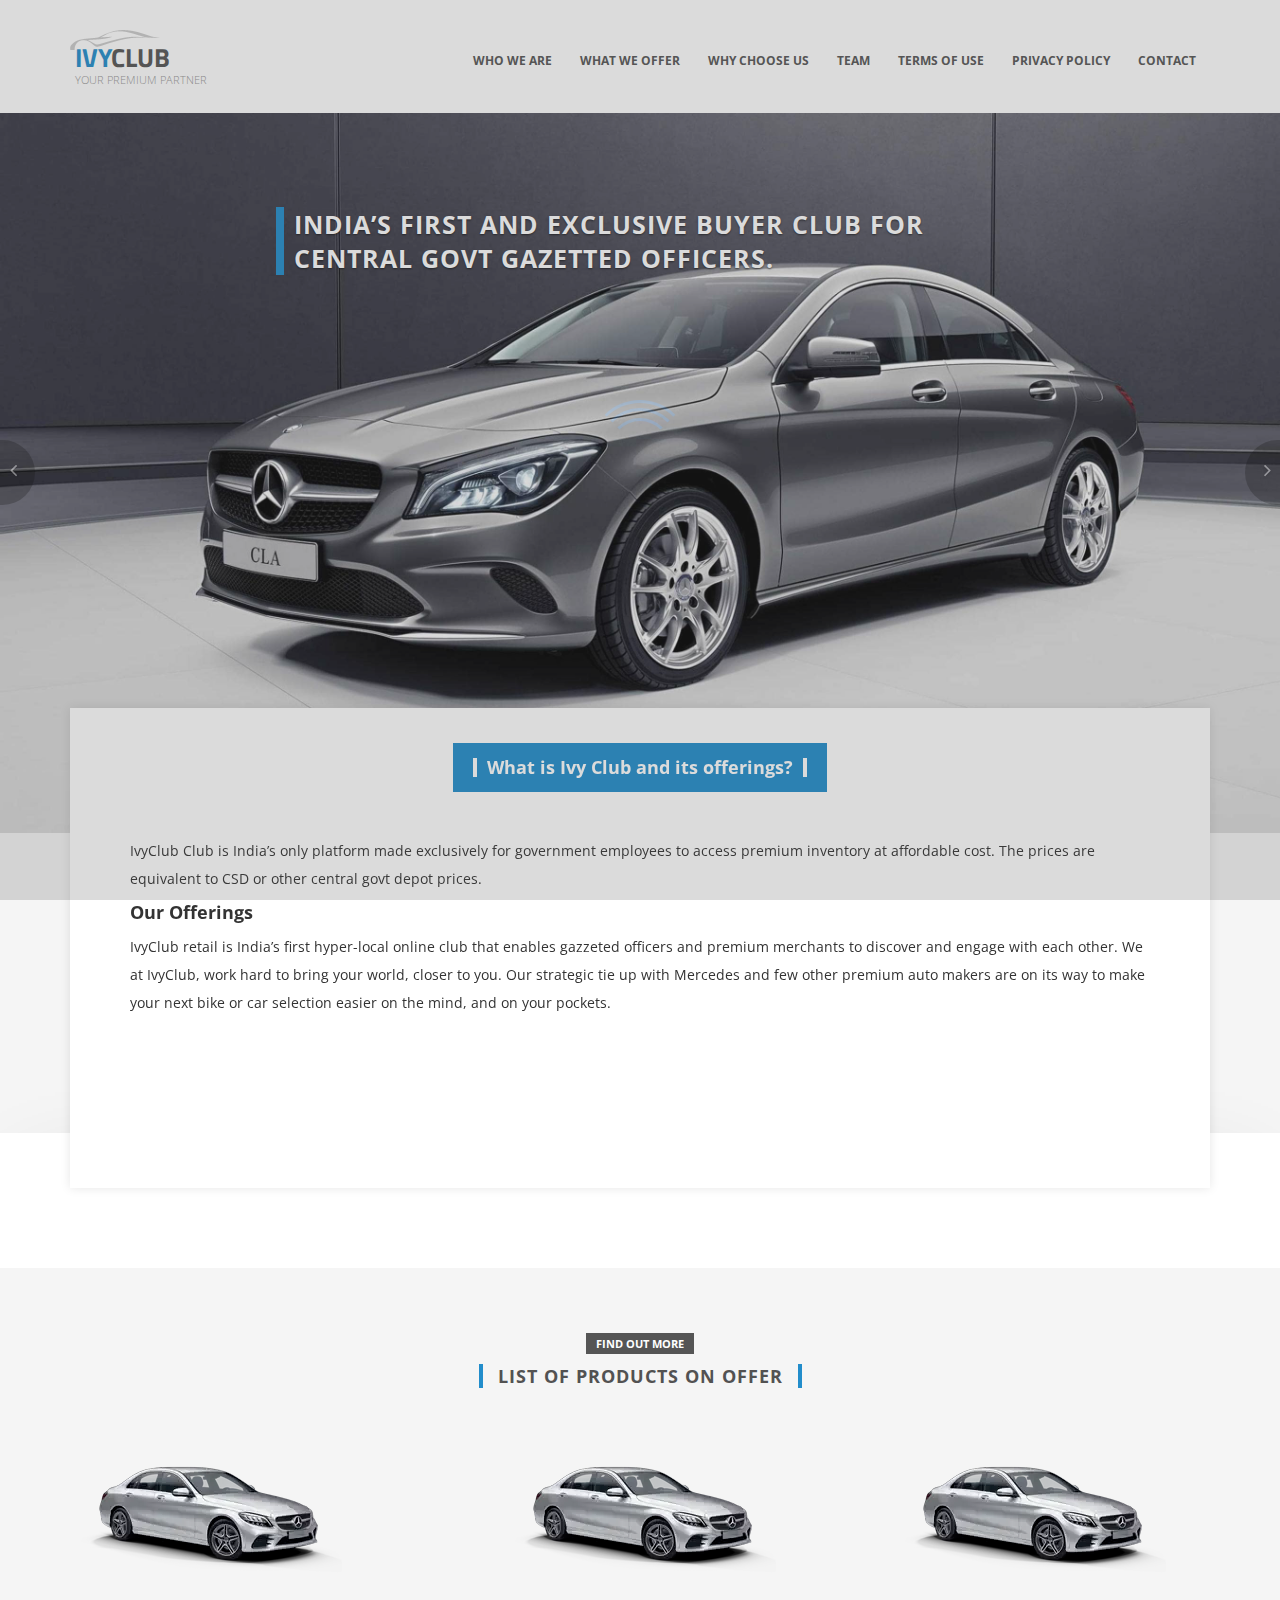
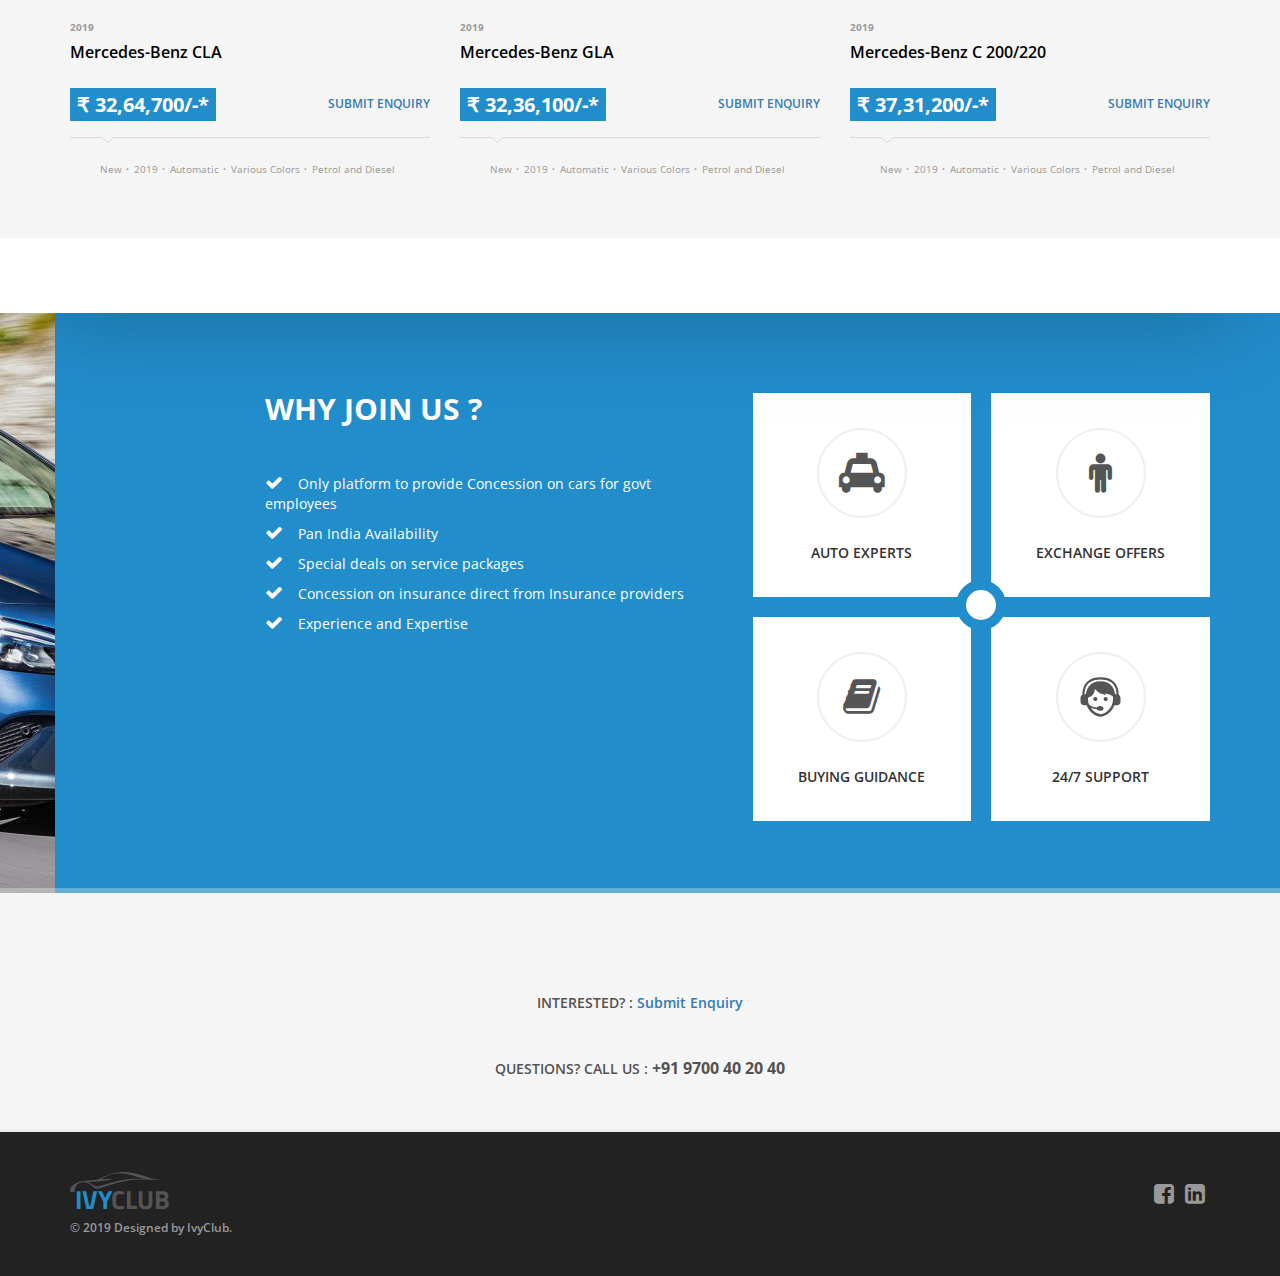
<file: index.html>
<!DOCTYPE html>
<html>
	<head>
		<!-- Global site tag (gtag.js) - Google Analytics -->
<script async src="https://www.googletagmanager.com/gtag/js?id=UA-146821435-1"></script>
<script>
  window.dataLayer = window.dataLayer || [];
  function gtag(){dataLayer.push(arguments);}
  gtag('js', new Date());

  gtag('config', 'UA-146821435-1');
</script>

		<meta charset="utf-8"/>
		<meta name="viewport" content="width=device-width, initial-scale=1"/>
		<title>IVYCLUB</title>

		<link rel="shortcut icon" type="image/x-icon" href="images/favicon.png" />

		<link href="css/master.css" rel="stylesheet">

		<!-- SWITCHER -->
		<link rel="stylesheet" id="switcher-css" type="text/css" href="assets/switcher/css/switcher.css" media="all" />
		<link rel="alternate stylesheet" type="text/css" href="assets/switcher/css/color1.css" title="color1" media="all"  />
		<link rel="alternate stylesheet" type="text/css" href="assets/switcher/css/color2.css" title="color2" media="all" />
		<link rel="alternate stylesheet" type="text/css" href="assets/switcher/css/color3.css" title="color3" media="all" data-default-color="true" />
		<link rel="alternate stylesheet" type="text/css" href="assets/switcher/css/color4.css" title="color4" media="all" />
		<link rel="alternate stylesheet" type="text/css" href="assets/switcher/css/color5.css" title="color5" media="all" />
		<link rel="alternate stylesheet" type="text/css" href="assets/switcher/css/color6.css" title="color6" media="all" />

		<!--[if lt IE 9]>
		<script src="//oss.maxcdn.com/libs/html5shiv/3.7.0/html5shiv.js"></script>
		<script src="//oss.maxcdn.com/libs/respond.js/1.4.2/respond.min.js"></script>
		<![endif]-->

	</head>
	<body class="m-index" data-scrolling-animations="false" data-equal-height=".b-auto__main-item" >

		<!-- Loader -->
		<div id="page-preloader"><span class="spinner"></span></div>
		<!-- Loader end -->
		<!-- Start Switcher -->

<!--
		<div class="switcher-wrapper">		
			<div class="demo_changer">
				<div class="demo-icon customBgColor"><i class="fa fa-cog fa-spin fa-2x"></i></div>
				<div class="form_holder">
					<div class="row">
						<div class="col-lg-12 col-md-12 col-sm-12 col-xs-12">
							<div class="predefined_styles">
								<div class="skin-theme-switcher">
									<h4>Color</h4>
									<a href="#" data-switchcolor="color1" class="styleswitch" style="background-color:#f76d2b;"> </a>
									<a href="#" data-switchcolor="color2" class="styleswitch" style="background-color:#de483d;"> </a>
									<a href="#" data-switchcolor="color3" class="styleswitch" style="background-color:#228dcb;"> </a>
									<a href="#" data-switchcolor="color4" class="styleswitch" style="background-color:#00bff3;"> </a>
									<a href="#" data-switchcolor="color5" class="styleswitch" style="background-color:#2dcc70;"> </a>
									<a href="#" data-switchcolor="color6" class="styleswitch" style="background-color:#6054c2;"> </a>
								</div>
							</div>
						</div>
					</div>
				</div>
			</div>
		</div>
-->

		<!-- End Switcher -->

		<!-- <header class="b-topBar wow slideInDown" data-wow-delay="0.7s">
			<div class="container">
				<div class="row">
					
					<div class="col-md-2 col-xs-6">
						<div class="b-topBar__tel">
							<span class="fa fa-phone"></span>
							+91 9700 40 20 40
						</div>
					</div>
					<div class="col">
						<nav class="b-topBar__nav">
							<ul>
								<li><a href="#">Register</a></li>
								<li><a href="#">Sign in</a></li>
							</ul>
						</nav>
					</div>
					
				</div>
			</div>
		</header> --><!--b-topBar-->

		<nav class="b-nav">
			<div class="container">
				<div class="row">
					<div class="col-sm-3 col-xs-4">
						<div class="b-nav__logo wow slideInLeft" data-wow-delay="0.3s">
							<h3><a href="index.html">Ivy<span>Club</span></a></h3>
							<h2><a href="index.html">Your premium partner</a></h2>
						</div>
					</div>
					<div class="col-sm-9 col-xs-8">
						<div class="b-nav__list wow slideInRight" data-wow-delay="0.3s">
							<div class="navbar-header">
								<button type="button" class="navbar-toggle" data-toggle="collapse" data-target="#nav">
									<span class="sr-only">Toggle navigation</span>
									<span class="icon-bar"></span>
									<span class="icon-bar"></span>
									<span class="icon-bar"></span>
								</button>
							</div>
							<div class="collapse navbar-collapse navbar-main-slide" id="nav">
								<ul class="navbar-nav-menu">
									<li class="dropdown">
										<a class="dropdown-toggle" href="about.html">Who we are</a>
									</li>
									<li class="dropdown">
										<a class="dropdown-toggle" href="whatweoffer.html">What we offer</a>
										
									</li>
									<li><a href="whychooseus.html">Why choose us</a></li>
									<!-- <li><a href="compare.html">compare</a></li> -->
									<li><a href="team.html">Team</a></li>
									<li><a href="tou.html">Terms of Use</a></li>
									<li><a href="privacy.html">Privacy policy</a></li>
									<li><a href="contacts.html">Contact</a></li>
								</ul>
							</div>
						</div>
					</div>
				</div>
			</div>
		</nav><!--b-nav-->

		<section class="b-slider"> 
			<div id="carousel" class="slide carousel carousel-fade ">
				<div class="carousel-inner">
					<div class="item active">
						<img src="images/stageelementcampaign.MQ4.0.2x.stage.20190814120915.jpeg" alt="sliderImg" />
						<div class="container">
							<div class="carousel-caption b-slider__info">

								<h3 >India’s first and exclusive buyer club for Central Govt Gazetted officers.
</h3>
							</div>
						</div>
					</div>
					<div class="item">
						<img src="images/07-mercedes-benz-b-class-2019-sports-tourer-w-247-3400x1440 (1).jpeg" alt="sliderImg" />
						<div class="container">
							<div class="carousel-caption b-slider__info">

								<h3>Get exclusive discounts on leading premium products. Only for 
								<div style="font-size: 15px;">Defence Services, Paramilitary, IPS, IAS, IFS, IRS and other Central Govt. Organisations</div>
								</h3>
								
							</div>
						</div>
					</div>
					
				</div>
				<a class="carousel-control right" href="#carousel" data-slide="next">
					<span class="fa fa-angle-right m-control-right"></span>
				</a>
				<a class="carousel-control left" href="#carousel" data-slide="prev">
					<span class="fa fa-angle-left m-control-left"></span>
				</a>
			</div>
		</section><!--b-slider-->

		<section class="b-search">
			<div class="container">
			  <form action="listingsTwo.html" method="POST" class="b-search__main">
					<div class="b-search__main-title wow zoomInUp" data-wow-delay="0.3s">
						<h2>What is Ivy Club and its offerings?</h2>
					</div>
				<div style="text-align: left; line-height:2;">IvyClub Club is India’s only platform made exclusively for government employees to access premium inventory at affordable cost. The prices are equivalent to CSD or other central govt depot prices.</div>
					<div style="text-align: left; line-height:2;"><h4><strong>Our Offerings</strong></h4>
					 IvyClub retail is India’s first hyper-local online club that enables gazzeted officers and premium merchants to discover and engage with each other. We at IvyClub, work hard to bring your world, closer to you. Our strategic tie up with Mercedes and few other premium auto makers are on its way to make your next bike or car selection easier on the mind, and on your pockets.</div>
			  </form>
			</div>
		</section><!--b-search-->

	<section class="b-featured">
		<section class="b-related m-home">
			<div class="container">
				<h5 class="s-titleBg wow zoomInUp" data-wow-delay="0.5s">FIND OUT MORE</h5><br />
				<h2 class="s-title wow zoomInUp" data-wow-delay="0.5s">List of products on offer</h2>
				<div class="row">
					<div class="col-md-4 col-xs-6">
						<div class="b-auto__main-item wow zoomInLeft" data-wow-delay="0.5s">
							<img class="img-responsive"  src="images/final images/SSPIP82456_MQ6_CSaloon809_large.png" alt="" />
							<div class="b-world__item-val">
								<span class="b-world__item-val-title"> <span>2019</span></span>
							</div>
							<h2><a href="#">Mercedes-Benz CLA</a></h2>
							<div class="b-auto__main-item-info s-lineDownLeft">
								<span class="m-price">
									₹ 32,64,700/-*

								</span>
								<span class="m-number">
									<a href="https://docs.google.com/forms/d/e/1FAIpQLSdmTnkgKin2097P-VWW_igctS_zFJ0jWn5KDMk8n_4PvYyZWQ/viewform?usp=sf_link" target="_blank" >Submit Enquiry</a>
									<!-- <span class="fa fa-tachometer"></span>35,000 KM -->
								</span>
							</div>
							<div class="b-featured__item-links m-auto">
								<a href="#">New</a>
								<a href="#">2019</a>
								<a href="#">Automatic</a>
								<a href="#">Various Colors</a>
								<a href="#">Petrol and Diesel</a>
							</div>
						</div>
				  </div>
					<div class="col-md-4 col-xs-6">
						<div class="b-auto__main-item wow zoomInLeft" data-wow-delay="0.5s">
							<img class="img-responsive center-block"  src="images/final images/SSPIP82456_MQ6_CSaloon809_large.png"  alt="" />
							<div class="b-world__item-val">
								<span class="b-world__item-val-title"> <span>2019</span></span>
							</div>
							<h2><a href="#">Mercedes-Benz GLA</a></h2>
							<div class="b-auto__main-item-info s-lineDownLeft">
								<span class="m-price">
									₹ 32,36,100/-*
								</span>
								<span class="m-number">
									<a href="https://docs.google.com/forms/d/e/1FAIpQLSdmTnkgKin2097P-VWW_igctS_zFJ0jWn5KDMk8n_4PvYyZWQ/viewform?usp=sf_link" target="_blank" >Submit Enquiry</a>
									<!-- <span class="fa fa-tachometer"></span>12,000 KM -->
								</span>
							</div>
							<div class="b-featured__item-links m-auto">
								<a href="#">New</a>
								<a href="#">2019</a>
								<a href="#">Automatic</a>
								<a href="#">Various Colors</a>
								<a href="#">Petrol and Diesel</a>
							</div>
						</div>
					</div>
					<div class="col-md-4 col-xs-6">
						<div class="b-auto__main-item wow zoomInRight" data-wow-delay="0.5s">
							<img class="img-responsive center-block"  src="images/final images/SSPIP82456_MQ6_CSaloon809_large.png" alt="" />
							<div class="b-world__item-val">
								<span class="b-world__item-val-title"> <span>2019</span></span>
							</div>
							<h2><a href="#">Mercedes-Benz C 200/220</a></h2>
							<div class="b-auto__main-item-info s-lineDownLeft">
								<span class="m-price">
									₹ 37,31,200/-*
								</span>
								<span class="m-number">
									<a href="https://docs.google.com/forms/d/e/1FAIpQLSdmTnkgKin2097P-VWW_igctS_zFJ0jWn5KDMk8n_4PvYyZWQ/viewform?usp=sf_link" target="_blank" >Submit Enquiry</a>
									<!-- <span class="fa fa-tachometer"></span>12,000 KM -->
								</span>
							</div>
							<div class="b-featured__item-links m-auto">
								<a href="#">New</a>
								<a href="#">2019</a>
								<a href="#">Automatic</a>
								<a href="#">Various Colors</a>
								<a href="#">Petrol and Diesel</a>
							</div>
						</div>
					</div>
					
			  </div>
			</div>
		</section>
			
		</section><!--b-featured-->

	<section class="b-welcome">
			<div class="container">
				<div class="row">
					<div class="col-md-5 col-md-offset-2 col-sm-6 col-xs-12">
						<div class="b-welcome__text wow fadeInLeft" data-wow-delay="0.3s" data-wow-offset="100">
						  <h3>Why join us ?</h3>
						  <p></p>
							<ul>
								<li><span class="fa fa-check"></span>Only platform to provide Concession on cars for govt employees</li>
								<li><span class="fa fa-check"></span>Pan India Availability</li>
								<li><span class="fa fa-check"></span>Special deals on service packages </li>
								<li><span class="fa fa-check"></span>Concession on insurance direct from Insurance providers</li>
								<li><span class="fa fa-check"></span>Experience and Expertise</li>

							</ul>
						</div>
					</div>
					<div class="col-md-5 col-sm-6 col-xs-12">
						<div class="b-welcome__services wow fadeInRight" data-wow-delay="0.3s" data-wow-offset="100">
							<div class="row">
								<div class="col-xs-6 m-padding">
									<div class="b-welcome__services-auto">
										<div class="b-welcome__services-img m-auto">
											<span class="fa fa-cab"></span>
										</div>
										<h3>AUTO EXPERTS</h3>
									</div>
								</div>
								<div class="col-xs-6 m-padding">
									<div class="b-welcome__services-trade">
										<div class="b-welcome__services-img m-trade">
											<span class="fa fa-male"></span>
										</div>
										<h3>Exchange Offers</h3>
									</div>
								</div>
								<div class="col-xs-12 text-center">
									<span class="b-welcome__services-circle"></span>
								</div>
								<div class="col-xs-6 m-padding">
									<div class="b-welcome__services-buying">
										<div class="b-welcome__services-img m-buying">
											<span class="fa fa-book"></span>
										</div>
										<h3>Buying guidance</h3>
									</div>
								</div>
								<div class="col-xs-6 m-padding">
									<div class="b-welcome__services-support">
										<div class="b-welcome__services-img m-support">
											<svg version="1.1" id="Capa_1" xmlns="http://www.w3.org/2000/svg" xmlns:xlink="http://www.w3.org/1999/xlink" x="0px" y="0px"
												width="45px" height="45px" viewBox="0 0 612 612" style="enable-background:new 0 0 612 612;" xml:space="preserve">
												<g>
													<path d="M257.938,336.072c0,17.355-14.068,31.424-31.423,31.424c-17.354,0-31.422-14.068-31.422-31.424
														c0-17.354,14.068-31.423,31.422-31.423C243.87,304.65,257.938,318.719,257.938,336.072z M385.485,304.65
														c-17.354,0-31.423,14.068-31.423,31.424c0,17.354,14.069,31.422,31.423,31.422c17.354,0,31.424-14.068,31.424-31.422
														C416.908,318.719,402.84,304.65,385.485,304.65z M612,318.557v59.719c0,29.982-24.305,54.287-54.288,54.287h-39.394
														C479.283,540.947,379.604,606.412,306,606.412s-173.283-65.465-212.318-173.85H54.288C24.305,432.562,0,408.258,0,378.275v-59.719
														c0-20.631,11.511-38.573,28.46-47.758c0.569-84.785,25.28-151.002,73.553-196.779C149.895,28.613,218.526,5.588,306,5.588
														c87.474,0,156.105,23.025,203.987,68.43c48.272,45.777,72.982,111.995,73.553,196.779C600.489,279.983,612,297.925,612,318.557z
														M497.099,336.271c0-13.969-0.715-27.094-1.771-39.812c-24.093-22.043-67.832-38.769-123.033-44.984
														c7.248,8.15,13.509,18.871,17.306,32.983c-33.812-26.637-100.181-20.297-150.382-79.905c-2.878-3.329-5.367-6.51-7.519-9.417
														c-0.025-0.035-0.053-0.062-0.078-0.096l0.006,0.002c-8.931-12.078-11.976-19.262-12.146-11.31
														c-1.473,68.513-50.034,121.925-103.958,129.46c-0.341,7.535-0.62,15.143-0.62,23.08c0,28.959,4.729,55.352,12.769,79.137
														c30.29,36.537,80.312,46.854,124.586,49.59c8.219-13.076,26.66-22.205,48.136-22.205c29.117,0,52.72,16.754,52.72,37.424
														c0,20.668-23.604,37.422-52.72,37.422c-22.397,0-41.483-9.93-49.122-23.912c-30.943-1.799-64.959-7.074-95.276-21.391
														C198.631,535.18,264.725,568.41,306,568.41C370.859,568.41,497.099,486.475,497.099,336.271z M550.855,264.269
														C547.4,116.318,462.951,38.162,306,38.162S64.601,116.318,61.145,264.269h20.887c7.637-49.867,23.778-90.878,48.285-122.412
														C169.37,91.609,228.478,66.13,306,66.13c77.522,0,136.63,25.479,175.685,75.727c24.505,31.533,40.647,72.545,48.284,122.412
														H550.855L550.855,264.269z"/>
												</g>
											</svg>

										</div>
										<h3>24/7 support</h3>
									</div>
								</div>
							</div>
						</div>
					</div>
				</div>
			</div>
		</section><!--b-welcome-->
<!-- <section class="b-featured">
			<div class="container">
				<h2 class="s-title wow zoomInUp" data-wow-delay="0.3s">Car listing preview</h2>
				<div id="carousel-small" class="owl-carousel enable-owl-carousel" data-items="4" data-navigation="true" data-auto-play="true" data-stop-on-hover="true" data-items-desktop="4" data-items-desktop-small="4" data-items-tablet="3" data-items-tablet-small="2">
					<div>
						<div class="b-featured__item wow rotateIn" data-wow-delay="0.3s" data-wow-offset="150">
							<a href="#">
								<img src="images/car-cls.jpeg" alt="mers"  width="250" height="auto" />
								<span class="m-premium">Premium</span>
							</a>
							<div class="b-featured__item-price">
								₹ 184,900
							</div>
							<div class="clearfix"></div>
							<h5><a href="#">MERCEDES-AMG GT / GT S</a></h5>
							<div class="b-featured__item-count"><span class="fa fa-tachometer"></span>35,000 KM</div>
							<div class="b-featured__item-links">
								<a href="#">Used</a>
								<a href="#">2014</a>
								<a href="#">Manual</a>
								<a href="#">Orange</a>
								<a href="#">Petrol</a>
							</div>
						</div>
					</div>
					<div>
						<div class="b-featured__item wow rotateIn" data-wow-delay="0.3s" data-wow-offset="150">
							<a href="#">
								<img src="images/car-e.jpeg" alt="audi"  width="245" height="auto" />
							</a>
							<div class="b-featured__item-price">
								₹ 95,900
							</div>
							<div class="clearfix"></div>
							<h5><a href="#">AUDI R8 SPYDER V-8</a></h5>
							<div class="b-featured__item-count"><span class="fa fa-tachometer"></span>0.00 KM</div>
							<div class="b-featured__item-links">
								<a href="#">Used</a>
								<a href="#">2015</a>
								<a href="#">Manual</a>
								<a href="#">Orange</a>
								<a href="#">Petrol</a>
							</div>
						</div>
					</div>
					<div>
						<div class="b-featured__item wow rotateIn" data-wow-delay="0.3s" data-wow-offset="150">
							<a href="#">
								<img src="images/car-eqc.jpeg" alt="aston"  width="235" height="auto" />
								<span class="m-leasing">LEASING AVAILABLE</span>
							</a>
							<div class="b-featured__item-price">
								₹ 101,025
							</div>
							<div class="clearfix"></div>
							<h5><a href="#">ASTON MARTIN VANTAGE</a></h5>
							<div class="b-featured__item-count"><span class="fa fa-tachometer"></span>35,000 KM</div>
							<div class="b-featured__item-links">
								<a href="#">Used</a>
								<a href="#">2014</a>
								<a href="#">Manual</a>
								<a href="#">Orange</a>
								<a href="#">Petrol</a>
							</div>
						</div>
					</div>
					<div>
						<div class="b-featured__item wow rotateIn" data-wow-delay="0.3s" data-wow-offset="150">
							<a href="#">
								<img src="images/car-gla.jpeg" alt="jaguar"  width="235" height="auto" />
							</a>
							<div class="b-featured__item-price">
								₹ 130,825
							</div>
							<div class="clearfix"></div>
							<h5><a href="#">JAGUAR F-TYPE R</a></h5>
							<div class="b-featured__item-count"><span class="fa fa-tachometer"></span>0.00</div>
							<div class="b-featured__item-links">
								<a href="#">Used</a>
								<a href="#">2015</a>
								<a href="#">Manual</a>
								<a href="#">Orange</a>
								<a href="#">Petrol</a>
							</div>
						</div>
					</div>
					<div>
						<div class="b-featured__item wow rotateIn" data-wow-delay="0.3s" data-wow-offset="150">
							<a href="#">
								<img src="images/audi.jpg" alt="mers" width="250" height="auto" />
								<span class="m-premium">Premium</span>
							</a>
							<div class="b-featured__item-price">
								₹ 184,900
							</div>
							<div class="clearfix"></div>
							<h5><a href="#">MERCEDES-AMG GT / GT S</a></h5>
							<div class="b-featured__item-count"><span class="fa fa-tachometer"></span>35,000 KM</div>
							<div class="b-featured__item-links">
								<a href="#">Used</a>
								<a href="#">2014</a>
								<a href="#">Manual</a>
								<a href="#">Orange</a>
								<a href="#">Petrol</a>
							</div>
						</div>
					</div>
					<div>
						<div class="b-featured__item wow rotateIn" data-wow-delay="0.3s" data-wow-offset="150">
							<a href="#">
								<img src="images/car-gle.jpeg" alt="audi"  width="265" height="auto" />
							</a>
							<div class="b-featured__item-price">
								₹ 95,900
							</div>
							<div class="clearfix"></div>
							<h5><a href="#">AUDI R8 SPYDER V-8</a></h5>
							<div class="b-featured__item-count"><span class="fa fa-tachometer"></span>0.00 KM</div>
							<div class="b-featured__item-links">
								<a href="#">Used</a>
								<a href="#">2015</a>
								<a href="#">Manual</a>
								<a href="#">Orange</a>
								<a href="#">Petrol</a>
							</div>
						</div>
					</div>
					<div>
						<div class="b-featured__item wow rotateIn" data-wow-delay="0.3s" data-wow-offset="150">
							<a href="#">
								<img src="images/car-sl.jpeg" alt="aston" width="275" height="auto" />
								<span class="m-leasing">LEASING AVAILABLE</span>
							</a>
							<div class="b-featured__item-price">
								₹ 101,025
							</div>
							<div class="clearfix"></div>
							<h5><a href="#">ASTON MARTIN VANTAGE</a></h5>
							<div class="b-featured__item-count"><span class="fa fa-tachometer"></span>35,000 KM</div>
							<div class="b-featured__item-links">
								<a href="#">Used</a>
								<a href="#">2014</a>
								<a href="#">Manual</a>
								<a href="#">Orange</a>
								<a href="#">Petrol</a>
							</div>
						</div>
					</div>
					<div>
						<div class="b-featured__item wow rotateIn" data-wow-delay="0.3s" data-wow-offset="150">
							<a href="#">
								<img src="images/car-slc.jpeg" alt="jaguar" width="265" height="auto" />
							</a>
							<div class="b-featured__item-price">
								₹ 130,825
							</div>
							<div class="clearfix"></div>
							<h5><a href="#">JAGUAR F-TYPE R</a></h5>
							<div class="b-featured__item-count"><span class="fa fa-tachometer"></span>0.00</div>
							<div class="b-featured__item-links">
								<a href="#">Used</a>
								<a href="#">2015</a>
								<a href="#">Manual</a>
								<a href="#">Orange</a>
								<a href="#">Petrol</a>
							</div>
						</div>
					</div>
				</div>
			</div>
		</section> -->
	<section class="b-asks">
			<div class="container">
				<div class="row">
					<!-- <div class="col-md-12 col-sm-12 col-xs-12">
						<div class="b-asks__first wow zoomInLeft" data-wow-delay="0.3s" data-wow-offset="100">
							<div class="b-asks__first-circle">
								<span class="fa fa-search"></span>
							</div>
							<div class="b-asks__first-info">
								<h2>ARE YOU LOOKING FOR A CAR?</h2>
								<p>Search Our Inventory With Thousands Of Cars  And More 
									Cars Are Adding On Daily Basis</p>
							</div>
							<div class="b-asks__first-arrow">
								<a href="listingsTwo.html"><span class="fa fa-angle-right"></span></a>
							</div>
						</div>
					</div> -->
					
					<div class="col-xs-12">
						<p class="b-asks__call wow zoomInUp" data-wow-delay="0.3s" data-wow-offset="100">INTERESTED?  : <a href="https://docs.google.com/forms/d/e/1FAIpQLSdmTnkgKin2097P-VWW_igctS_zFJ0jWn5KDMk8n_4PvYyZWQ/viewform?usp=sf_link" target="_blank" >Submit Enquiry</a></p>
						<p class="b-asks__call wow zoomInUp" data-wow-delay="0.3s" data-wow-offset="100">QUESTIONS? CALL US  : <span>+91 9700 40 20 40</span></p>
					</div>
				</div>
			</div>
		</section><!--b-asks-->

		<!--b-auto-->

		<!--b-count-->

		<!--b-contact-->

		<!--b-review-->

		<!--b-features-->

		<!--b-info-->

		<footer class="b-footer">
			<a id="to-top" href="#this-is-top"><i class="fa fa-chevron-up"></i></a>
			<div class="container">
				<div class="row">
					<div class="col-xs-4">
						<div class="b-footer__company wow fadeInLeft" data-wow-delay="0.3s">
							<div class="b-nav__logo">
								<h3><a href="home.html">IVY<span>Club</span></a></h3>
							</div>
							<p>&copy; 2019 Designed by IvyClub.</p>
						</div>
					</div>
					<div class="col-xs-8">
						<div class="b-footer__content wow fadeInRight" data-wow-delay="0.3s">
							<div class="b-footer__content-social">
								<a href="https://www.facebook.com/IvyClub-104876430887814" target="_blank"><span class="fa fa-facebook-square"></span></a>
								<!-- <a href="#"><span class="fa fa-twitter-square"></span></a> -->
								<!-- <a href="#"><span class="fa fa-google-plus-square"></span></a> -->
								<!-- <a href="#"><span class="fa fa-instagram"></span></a> -->
								<!-- <a href="#"><span class="fa fa-youtube-square"></span></a> -->
								<a href="https://www.linkedin.com/company/ivyclub/" target="_blank"><span class="fa fa-linkedin-square"></span></a>
							</div>
							
						</div>
					</div>
				</div>
			</div>
		</footer><!--b-footer-->
		<!--Main-->   
		<script src="js/jquery-1.11.3.min.js"></script>
		<script src="js/jquery-ui.min.js"></script>
		<script src="js/bootstrap.min.js"></script>
		<script src="js/modernizr.custom.js"></script>

		<script src="assets/rendro-easy-pie-chart/dist/jquery.easypiechart.min.js"></script>
		<script src="js/waypoints.min.js"></script>
		<script src="js/jquery.easypiechart.min.js"></script>
		<script src="js/classie.js"></script>

		<!--Switcher-->
		<script src="assets/switcher/js/switcher.js"></script>
		<!--Owl Carousel-->
		<script src="assets/owl-carousel/owl.carousel.min.js"></script>
		<!--bxSlider-->
		<script src="assets/bxslider/jquery.bxslider.js"></script>
		<!-- jQuery UI Slider -->
		<script src="assets/slider/jquery.ui-slider.js"></script>

		<!--Theme-->
		<script src="js/jquery.smooth-scroll.js"></script>
		<script src="js/wow.min.js"></script>
		<script src="js/jquery.placeholder.min.js"></script>
		<script src="js/theme.js"></script>

	</body>
</html>
</file>
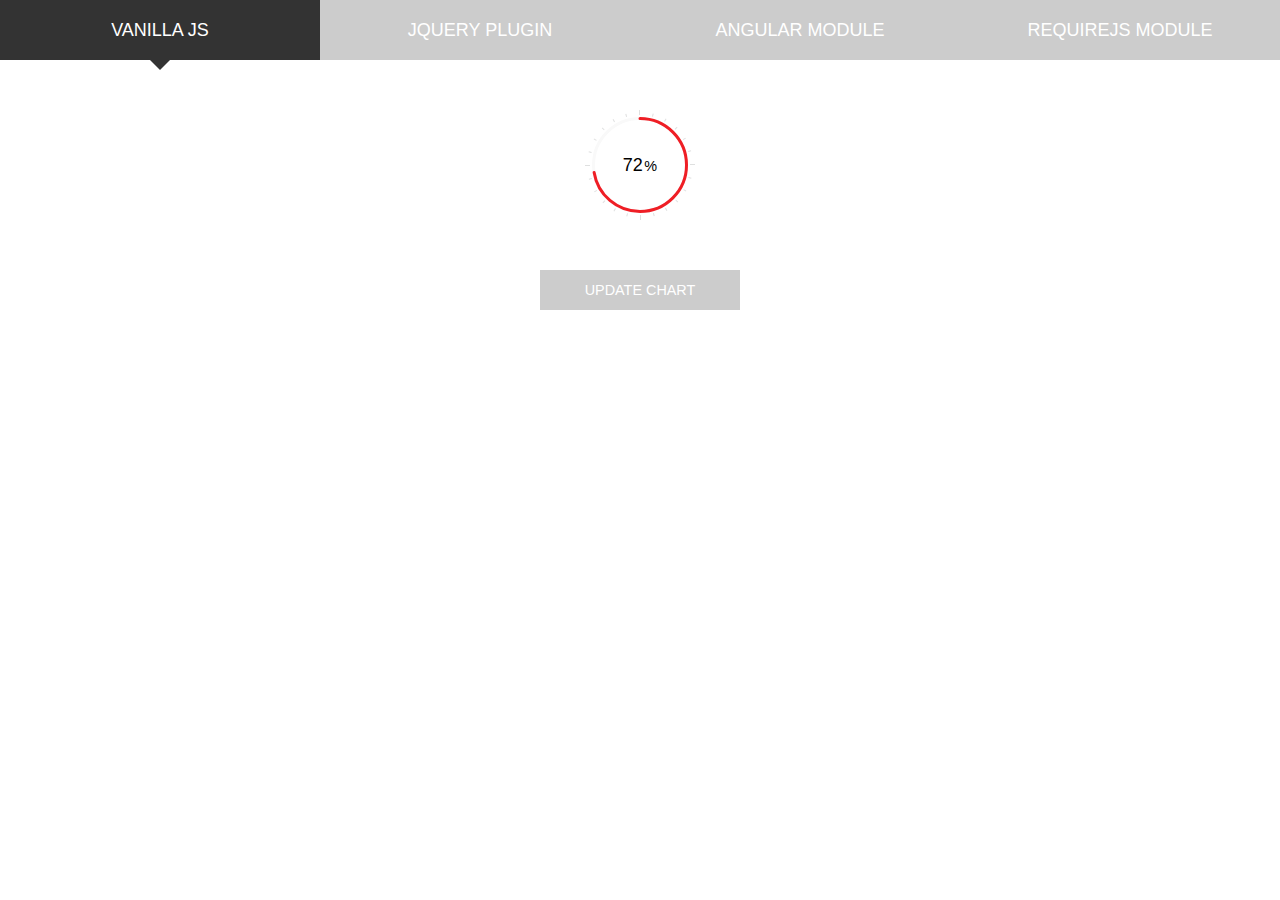
<file: assets/rendro-easy-pie-chart/demo/index.html>
<!doctype html>
<html lang="en">
<head>
	<meta charset="UTF-8"/>
	<title>vanilla</title>
	<meta name="viewport" content="width=device-width"/>
	<link rel="stylesheet" href="style.css"/>
</head>
<body>

	<ul>
		<li><a href="index.html" class="active">Vanilla JS</a></li>
		<li><a href="jquery.html">jQuery plugin</a></li>
		<li><a href="angular.html">Angular module</a></li>
		<li><a href="requirejs.html">RequireJS module</a></li>
	</ul>

	<span class="chart" data-percent="86">
		<span class="percent"></span>
	</span>

	<span class="btn js_update">Update chart</span>

	<script src="../dist/easypiechart.min.js"></script>
	<script>
	document.addEventListener('DOMContentLoaded', function() {
		var chart = window.chart = new EasyPieChart(document.querySelector('span'), {
			easing: 'easeOutElastic',
			delay: 3000,
			onStep: function(from, to, percent) {
				this.el.children[0].innerHTML = Math.round(percent);
			}
		});

		document.querySelector('.js_update').addEventListener('click', function(e) {
			chart.update(Math.random()*200-100);
		});

	});
	</script>
</body>
</html>
</file>
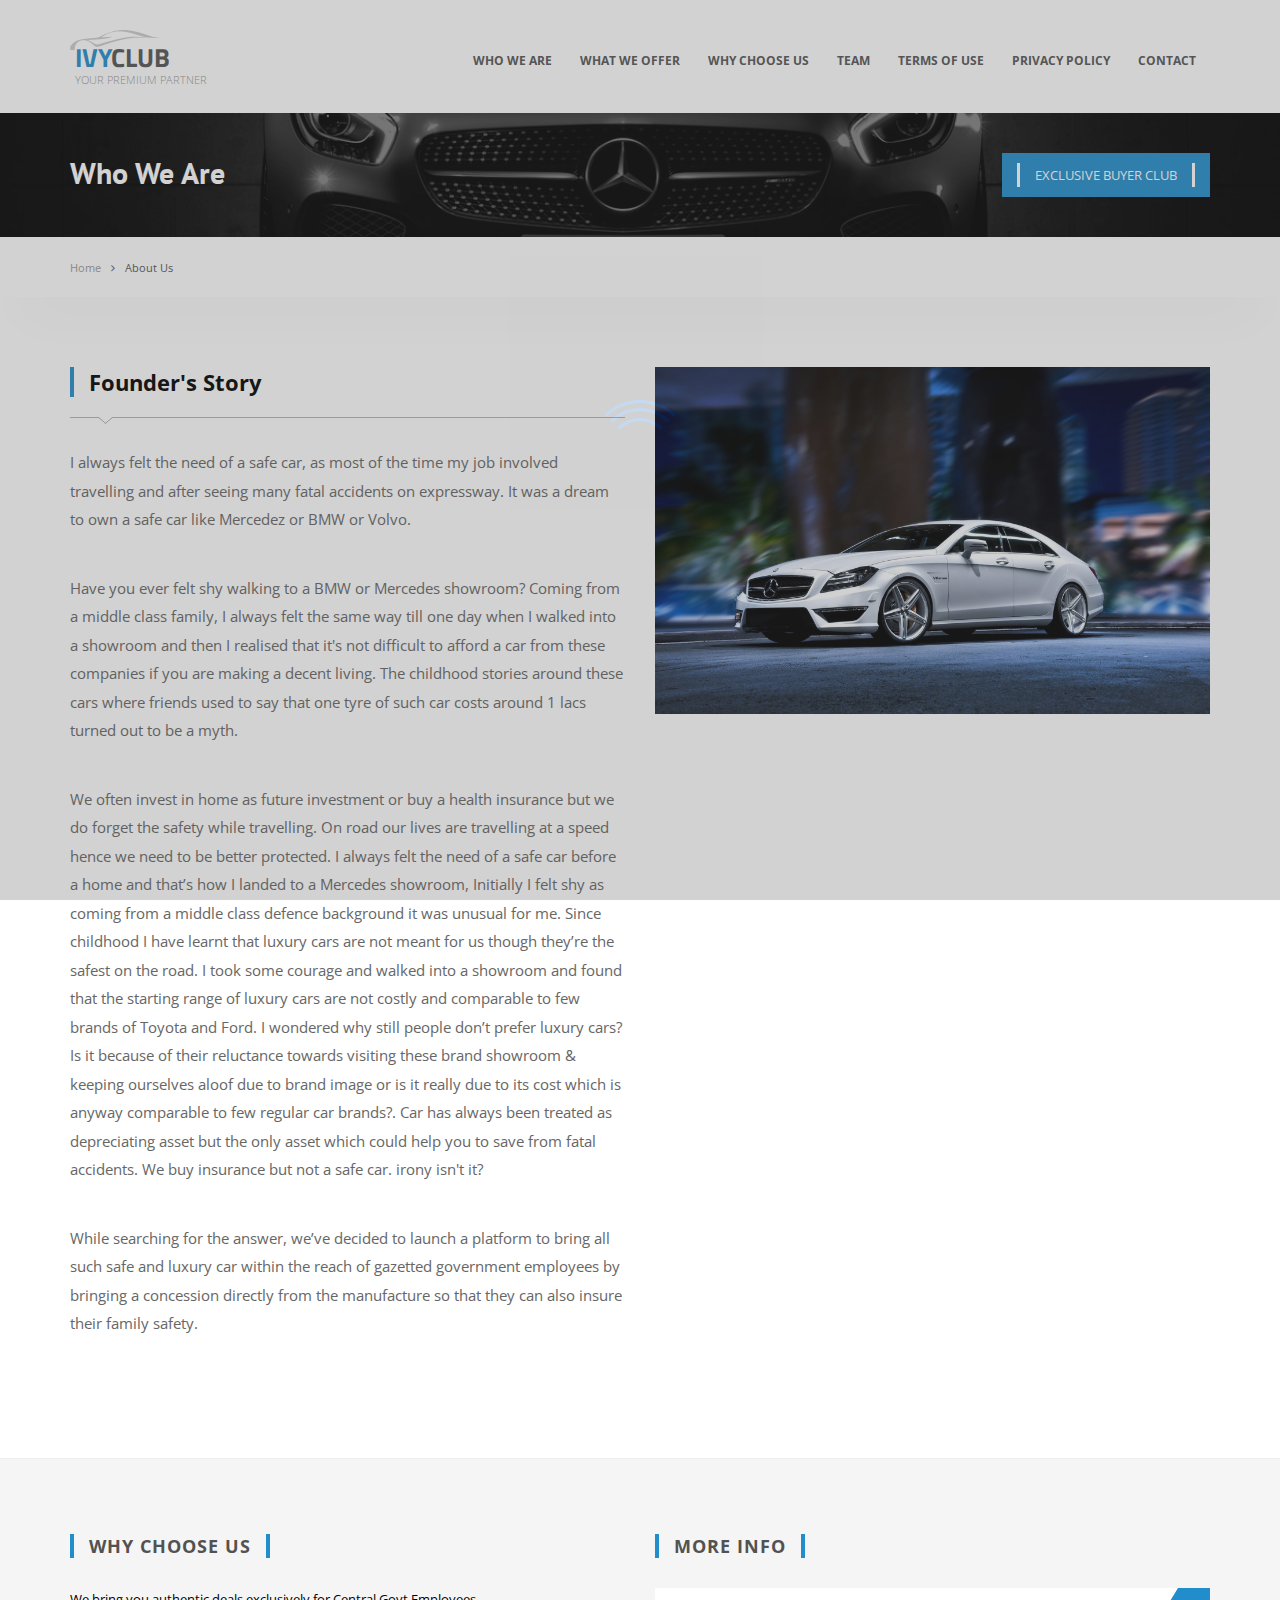
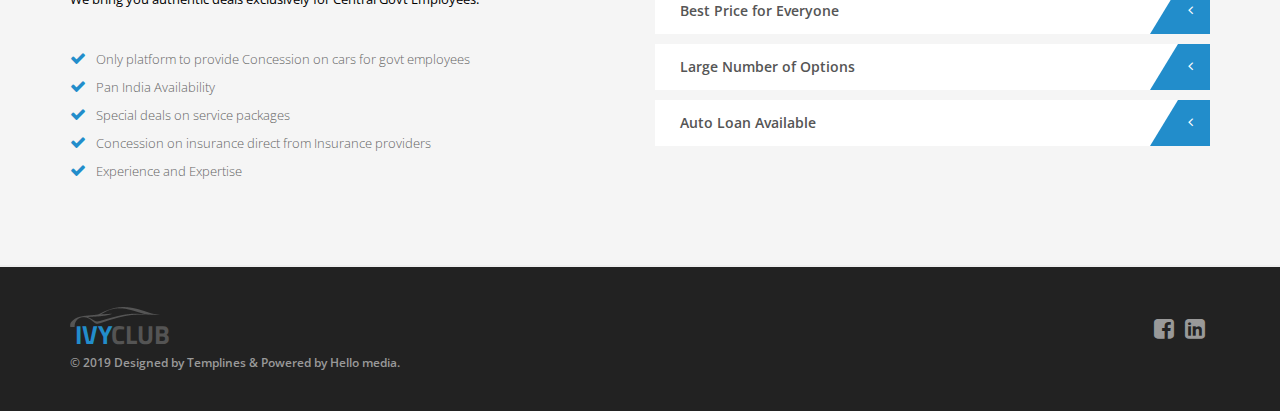
<file: about.html>
<!DOCTYPE html>
<html>
	<head>
		<!-- Global site tag (gtag.js) - Google Analytics -->
<script async src="https://www.googletagmanager.com/gtag/js?id=UA-146821435-1"></script>
<script>
  window.dataLayer = window.dataLayer || [];
  function gtag(){dataLayer.push(arguments);}
  gtag('js', new Date());

  gtag('config', 'UA-146821435-1');
</script>

		<meta charset="utf-8"/>
		<meta name="viewport" content="width=device-width, initial-scale=1"/>
		<title>IVYCLUB</title>

		<link rel="shortcut icon" type="image/x-icon" href="images/favicon.png" />

		<link href="css/master.css" rel="stylesheet">

		<!-- SWITCHER -->
		<link rel="stylesheet" id="switcher-css" type="text/css" href="assets/switcher/css/switcher.css" media="all" />
		<link rel="alternate stylesheet" type="text/css" href="assets/switcher/css/color1.css" title="color1" media="all" />
		<link rel="alternate stylesheet" type="text/css" href="assets/switcher/css/color2.css" title="color2" media="all" />
		<link rel="alternate stylesheet" type="text/css" href="assets/switcher/css/color3.css" title="color3" media="all" data-default-color="true"/>
		<link rel="alternate stylesheet" type="text/css" href="assets/switcher/css/color4.css" title="color4" media="all" />
		<link rel="alternate stylesheet" type="text/css" href="assets/switcher/css/color5.css" title="color5" media="all" />
		<link rel="alternate stylesheet" type="text/css" href="assets/switcher/css/color6.css" title="color6" media="all" />

		<!--[if lt IE 9]>
		<script src="//oss.maxcdn.com/libs/html5shiv/3.7.0/html5shiv.js"></script>
		<script src="//oss.maxcdn.com/libs/respond.js/1.4.2/respond.min.js"></script>
		<![endif]-->

	</head>
	<body class="m-about" data-scrolling-animations="false">

		<!-- Loader -->
		<div id="page-preloader"><span class="spinner"></span></div>
		<!-- Loader end -->
		<!-- Start Switcher -->
		 
		<!-- End Switcher -->

		<!-- <header class="b-topBar wow slideInDown" data-wow-delay="0.7s">
			<div class="container">
				<div class="row">
					
					<div class="col-md-2 col-xs-6">
						<div class="b-topBar__tel">
							<span class="fa fa-phone"></span>
							+91 9700 40 20 40
						</div>
					</div>
					<div class="col">
						<nav class="b-topBar__nav">
							<ul>
								<li><a href="#">Register</a></li>
								<li><a href="#">Sign in</a></li>
							</ul>
						</nav>
					</div>
					
				</div>
			</div>
		</header> --><!--b-topBar-->

		<nav class="b-nav">
			<div class="container">
				<div class="row">
					<div class="col-sm-3 col-xs-4">
						<div class="b-nav__logo wow slideInLeft" data-wow-delay="0.3s">
							<h3><a href="index.html">Ivy<span>Club</span></a></h3>
							<h2><a href="index.html">Your Premium Partner</a></h2>
						</div>
					</div>
					<div class="col-sm-9 col-xs-8">
						<div class="b-nav__list wow slideInRight" data-wow-delay="0.3s">
							<div class="navbar-header">
								<button type="button" class="navbar-toggle" data-toggle="collapse" data-target="#nav">
									<span class="sr-only">Toggle navigation</span>
									<span class="icon-bar"></span>
									<span class="icon-bar"></span>
									<span class="icon-bar"></span>
								</button>
							</div>
							<div class="collapse navbar-collapse navbar-main-slide" id="nav">
								<ul class="navbar-nav-menu">
									<li class="dropdown">
										<a class="dropdown-toggle" href="about.html">Who we are</a>
									</li>
									<li class="dropdown">
										<a class="dropdown-toggle" href="whatweoffer.html">What we offer</a>
										
									</li>
									<li><a href="whychooseus.html">Why choose us</a></li>
									<!-- <li><a href="compare.html">compare</a></li> -->
									<li><a href="team.html">Team</a></li>
									<li><a href="tou.html">Terms of Use</a></li>
									<li><a href="privacy.html">Privacy policy</a></li>
									<li><a href="contacts.html">Contact</a></li>
								</ul>
							</div>
						</div>
					</div>
				</div>
			</div>
		</nav><!--b-nav-->

		<section class="b-pageHeader">
			<div class="container">
			  <h1 class="wow zoomInLeft" data-wow-delay="0.7s">Who We Are</h1>
			  <div class="b-pageHeader__search wow zoomInRight" data-wow-delay="0.7s">
				<h3>EXCLUSIVE BUYER CLUB</h3>
				</div>
			</div>
		</section><!--b-pageHeader-->

		<div class="b-breadCumbs s-shadow">
			<div class="container">
				<a href="home.html" class="b-breadCumbs__page">Home</a><span class="fa fa-angle-right"></span><a href="about.html" class="b-breadCumbs__page m-active">About Us</a>
			</div>
		</div><!--b-breadCumbs-->

		<section class="b-best">
			<div class="container">
				<div class="row">
					<div class="col-sm-6 col-xs-12">
						<div class="b-best__info">
							<header class="s-lineDownLeft b-best__info-head">
								<h2 class="wow zoomInUp" data-wow-delay="0.5s">Founder's Story</h2>
							</header>
							<!-- <h6 class="wow zoomInUp" data-wow-delay="0.5s">Bringing you exclusive, . </h6> -->
							<p class="wow zoomInUp" data-wow-delay="0.5s">I always felt the need of a safe car,  as most of the time my job involved travelling and after seeing many fatal accidents on expressway. It was a dream to own a safe car like Mercedez or BMW or Volvo. </p>
							<p class="wow zoomInUp" data-wow-delay="0.5s">
								Have you ever felt shy walking to a BMW or Mercedes showroom? Coming from a middle class family, I always felt the same way till one day when I walked into a showroom and then I realised that it's not difficult to afford a car from these companies if you are making a decent living. The childhood stories around these cars where friends used to say that one tyre of such car costs around 1 lacs turned out to be a myth. </p>


								<p class="wow zoomInUp" data-wow-delay="0.5s">We often invest in home as future investment or buy a health insurance but we do forget the safety while travelling. On road our lives are travelling at a speed hence we need to be better protected. I always felt the need of a safe car before a home and that’s how I landed to a Mercedes showroom, Initially I felt shy as coming from a middle class defence background it was unusual for me. Since childhood I have learnt that luxury cars are not meant for us though they’re the safest on the road. I took some courage and walked into a showroom and found that the starting range of luxury cars are not costly and comparable to few brands of Toyota and Ford. I wondered why still people don’t prefer luxury cars? Is it because of their reluctance towards visiting these brand showroom & keeping ourselves aloof due to brand image or is it really due to its cost which is anyway comparable to few regular car brands?. Car has always been treated as depreciating asset but the only asset which could help you to save from fatal accidents. We buy insurance but not a safe car. irony isn't it? </p>

								<p class="wow zoomInUp" data-wow-delay="0.5s">While searching for the answer, we’ve decided to launch a platform to bring all such safe and luxury car within the reach of gazetted government employees by bringing a concession directly from the manufacture so that they can also insure their family safety.</p>

						</div>
					</div>
					<div class="col-sm-6 col-xs-12">
						<img class="img-responsive center-block wow zoomInUp" data-wow-delay="0.5s" alt="best" src="images/6881393-mercedes-benz.jpg" />
					</div>
				</div>
			</div>
		</section><!--b-best-->

		<!-- <section class="b-what s-shadow m-home">
			<div class="container">
				<h3 class="s-titleBg wow zoomInUp" data-wow-delay="0.5s">CUSTOMERS ARE IMPORTANT FOR US</h3><br />
				<h2 class="s-title wow zoomInUp" data-wow-delay="0.5s">WHAT WE OFFERS</h2>
				<div class="row">
					<div class="col-sm-4 col-xs-12">
						<div class="b-world__item wow zoomInLeft" data-wow-delay="0.5s">
							<img class="img-responsive" src="images/car-gle.jpeg" alt="wolks" />
							<div class="b-world__item-val">
								<span class="b-world__item-val-title">WE OFFER</span>
							</div>
							<h2>Low Prices, No Haggling</h2>
							<p>Curabitur libero. Donec facilisis velit eu est. Phasellus cons quat. Aenean vitae quam. Vivamus et nunc. Nunc consequ
								sem velde metus imperdiet lacinia.</p>
						</div>
					</div>
					<div class="col-sm-4 col-xs-12">
						<div class="b-world__item wow zoomInUp" data-wow-delay="0.5s">
							<img class="img-responsive"  src="images/car-eqc.jpeg" alt="mazda" />
							<div class="b-world__item-val">
								<span class="b-world__item-val-title">WE ARE THE</span>
							</div>
							<h2>Largest Car Dealership</h2>
							<p>Curabitur libero. Donec facilisis velit eu est. Phasellus cons quat. Aenean vitae quam. Vivamus et nunc. Nunc consequ
								sem velde metus imp         erdiet lacinia.</p>
						</div>
					</div>
					<div class="col-sm-4 col-xs-12">
						<div class="b-world__item wow zoomInRight" data-wow-delay="0.5s">
							<img class="img-responsive"  src="images/car-gla.jpeg" alt="chevrolet" />
							<div class="b-world__item-val">
								<span class="b-world__item-val-title">OUR CUSTOMERS GET</span>
							</div>
							<h2>Multipoint Safety Check</h2>
							<p>Curabitur libero. Donec facilisis velit eu est. Phasellus cons quat. Aenean vitae quam. Vivamus et nunc. Nunc consequ
								sem velde metus imp         erdiet lacinia.</p>
						</div>
					</div>
				</div>
			</div>
		</section> --><!--b-what-->

		<section class="b-more">
			<div class="container">
				<div class="row">
					<div class="col-sm-6 col-xs-12">
						<div class="b-more__why wow zoomInLeft" data-wow-delay="0.5s">
							<h2 class="s-title">WHY CHOOSE US</h2>
							<p>We bring you authentic deals exclusively for Central Govt Employees.</p>
							<ul class="s-list">
								<li><span class="fa fa-check"></span>Only platform to provide Concession on cars for govt employees</li>
								<li><span class="fa fa-check"></span>Pan India Availability</li>
								<li><span class="fa fa-check"></span>Special deals on service packages </li>
								<li><span class="fa fa-check"></span>Concession on insurance direct from Insurance providers</li>
								<li><span class="fa fa-check"></span>Experience and Expertise</li>
							</ul>
						</div>
					</div>
					<div class="col-sm-6 col-xs-12">
						<div class="b-more__info wow zoomInRight" data-wow-delay="0.5s">
							<h2 class="s-title">MORE INFO</h2>
							<div class="b-more__info-block">
								<div class="b-more__info-block-title">Best Price for Everyone<a class="j-more" href="#"><span class="fa fa-angle-left"></span></a></div>
								<div class="b-more__info-block-inside j-inside">
									<p>Our deals are transparent, directly from providers, with no exceptions.</p>
								</div>
							</div>
							<div class="b-more__info-block">
								<div class="b-more__info-block-title">Large Number of Options<a href="#" class="j-more"><span class="fa fa-angle-left"></span></a></div>
								<div class="b-more__info-block-inside j-inside">
									<p>Choose based on your preference, customised plans available from providers</p>
								</div>
							</div>
							<div class="b-more__info-block">
								<div class="b-more__info-block-title">Auto Loan Available<a href="#" class="j-more"><span class="fa fa-angle-left"></span></a></div>
								<div class="b-more__info-block-inside j-inside">
									<p>Best rates for auto loans, only for IvyClub members.</p>
								</div>
							</div>
						</div>
					</div>
				</div>
			</div>
		</section><!--b-more-->

		<!--b-personal-->

		<!--b-features-->

		<!--b-info-->

		<footer class="b-footer">
			<a id="to-top" href="#this-is-top"><i class="fa fa-chevron-up"></i></a>
			<div class="container">
				<div class="row">
					<div class="col-xs-4">
						<div class="b-footer__company wow fadeInLeft" data-wow-delay="0.3s">
							<div class="b-nav__logo">
								<h3><a href="home.html">IVY<span>Club</span></a></h3>
							</div>
							<p>&copy; 2019 Designed by Templines &amp; Powered by Hello media.</p>
						</div>
					</div>
					<div class="col-xs-8">
						<div class="b-footer__content wow fadeInRight" data-wow-delay="0.3s">
							<div class="b-footer__content-social">
								<a href="https://www.facebook.com/IvyClub-104876430887814" target="_blank"><span class="fa fa-facebook-square"></span></a>
								<!-- <a href="#"><span class="fa fa-twitter-square"></span></a> -->
								<!-- <a href="#"><span class="fa fa-google-plus-square"></span></a> -->
								<!-- <a href="#"><span class="fa fa-instagram"></span></a> -->
								<!-- <a href="#"><span class="fa fa-youtube-square"></span></a> -->
								<a href="https://www.linkedin.com/company/ivyclub/" target="_blank"><span class="fa fa-linkedin-square"></span></a>
							</div>
							
						</div>
					</div>
				</div>
			</div>
		</footer><!--b-footer-->
		<!--Main-->   
		<script src="js/jquery-1.11.3.min.js"></script>
		<script src="js/jquery-ui.min.js"></script>
		<script src="js/bootstrap.min.js"></script>
		<script src="js/modernizr.custom.js"></script>

		<script src="assets/rendro-easy-pie-chart/dist/jquery.easypiechart.min.js"></script>
		<script src="js/waypoints.min.js"></script>
		<script src="js/jquery.easypiechart.min.js"></script>
		<script src="js/classie.js"></script>

		<!--Switcher-->
		<script src="assets/switcher/js/switcher.js"></script>
		<!--Owl Carousel-->
		<script src="assets/owl-carousel/owl.carousel.min.js"></script>
		<!--bxSlider-->
		<script src="assets/bxslider/jquery.bxslider.js"></script>
		<!-- jQuery UI Slider -->
		<script src="assets/slider/jquery.ui-slider.js"></script>

		<!--Theme-->
		<script src="js/jquery.smooth-scroll.js"></script>
		<script src="js/wow.min.js"></script>
		<script src="js/jquery.placeholder.min.js"></script>
		<script src="js/theme.js"></script>
	</body>
</html>
</file>
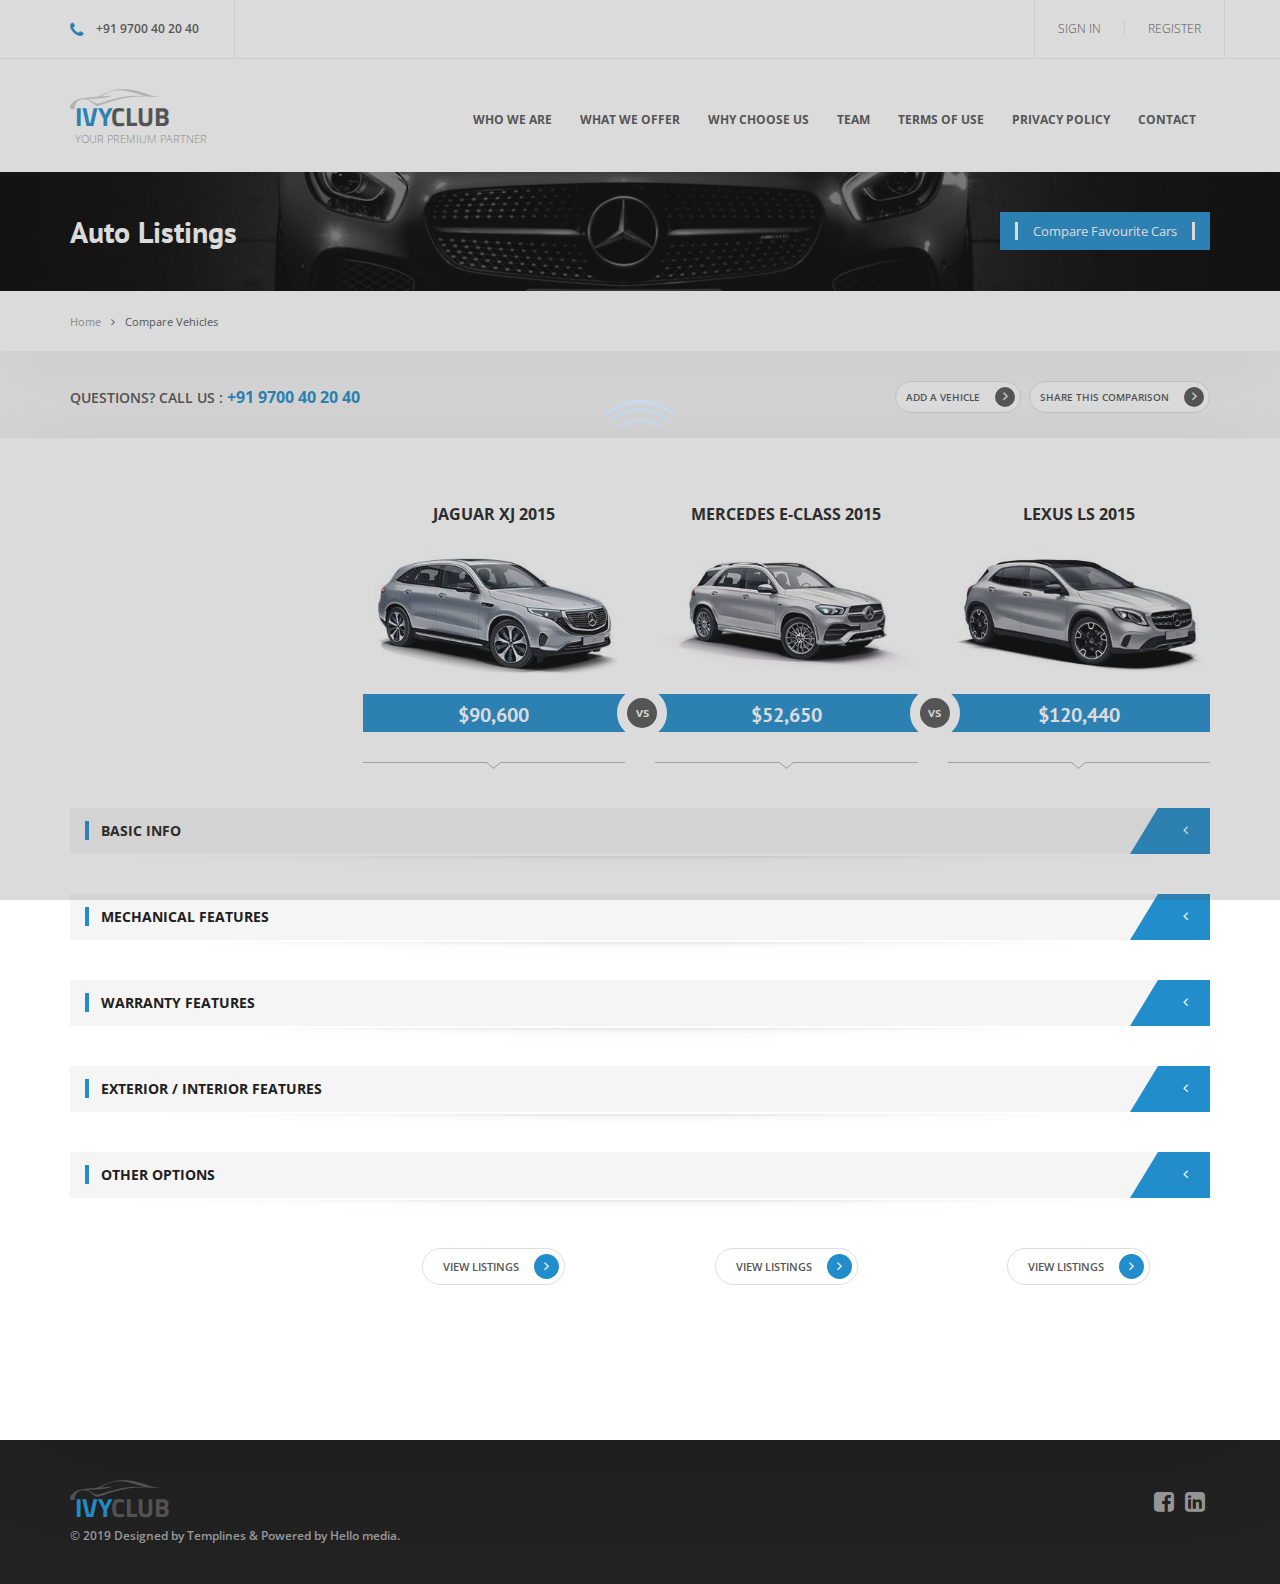
<file: compare.html>
<!DOCTYPE html>
<html>
	<head>
		<!-- Global site tag (gtag.js) - Google Analytics -->
<script async src="https://www.googletagmanager.com/gtag/js?id=UA-146821435-1"></script>
<script>
  window.dataLayer = window.dataLayer || [];
  function gtag(){dataLayer.push(arguments);}
  gtag('js', new Date());

  gtag('config', 'UA-146821435-1');
</script>

		<meta charset="utf-8"/>
		<meta name="viewport" content="width=device-width, initial-scale=1"/>
		<title>IVYCLUB</title>

		<link rel="shortcut icon" type="image/x-icon" href="images/favicon.png" />

		<link href="css/master.css" rel="stylesheet">

		<!-- SWITCHER -->
		<link rel="stylesheet" id="switcher-css" type="text/css" href="assets/switcher/css/switcher.css" media="all" />
		<link rel="alternate stylesheet" type="text/css" href="assets/switcher/css/color1.css" title="color1" media="all"  />
		<link rel="alternate stylesheet" type="text/css" href="assets/switcher/css/color2.css" title="color2" media="all" />
		<link rel="alternate stylesheet" type="text/css" href="assets/switcher/css/color3.css" title="color3" media="all" data-default-color="true"/>
		<link rel="alternate stylesheet" type="text/css" href="assets/switcher/css/color4.css" title="color4" media="all" />
		<link rel="alternate stylesheet" type="text/css" href="assets/switcher/css/color5.css" title="color5" media="all" />
		<link rel="alternate stylesheet" type="text/css" href="assets/switcher/css/color6.css" title="color6" media="all" />

		<!--[if lt IE 9]>
		<script src="//oss.maxcdn.com/libs/html5shiv/3.7.0/html5shiv.js"></script>
		<script src="//oss.maxcdn.com/libs/respond.js/1.4.2/respond.min.js"></script>
		<![endif]-->

	</head>
	<body class="m-compare" data-scrolling-animations="false">

		<!-- Loader -->
		<div id="page-preloader"><span class="spinner"></span></div>
		<!-- Loader end -->
		<!-- Start Switcher -->
		<!-- End Switcher -->

		<header class="b-topBar wow slideInDown" data-wow-delay="0.7s">
			<div class="container">
				<div class="row">
					
					<div class="col-md-2 col-xs-6">
						<div class="b-topBar__tel">
							<span class="fa fa-phone"></span>
							+91 9700 40 20 40
						</div>
					</div>
					<div class="col">
						<nav class="b-topBar__nav">
							<ul>
								<li><a href="#">Register</a></li>
								<li><a href="#">Sign in</a></li>
							</ul>
						</nav>
					</div>
					
				</div>
			</div>
		</header><!--b-topBar-->

		<nav class="b-nav">
			<div class="container">
				<div class="row">
					<div class="col-sm-3 col-xs-4">
						<div class="b-nav__logo wow slideInLeft" data-wow-delay="0.3s">
							<h3><a href="index.html">Ivy<span>Club</span></a></h3>
							<h2><a href="index.html">Your Premium Partner</a></h2>
						</div>
					</div>
					<div class="col-sm-9 col-xs-8">
						<div class="b-nav__list wow slideInRight" data-wow-delay="0.3s">
							<div class="navbar-header">
								<button type="button" class="navbar-toggle" data-toggle="collapse" data-target="#nav">
									<span class="sr-only">Toggle navigation</span>
									<span class="icon-bar"></span>
									<span class="icon-bar"></span>
									<span class="icon-bar"></span>
								</button>
							</div>
							<div class="collapse navbar-collapse navbar-main-slide" id="nav">
								<ul class="navbar-nav-menu">
									<li class="dropdown">
										<a class="dropdown-toggle" href="about.html">Who we are</a>
									</li>
									<li class="dropdown">
										<a class="dropdown-toggle" href="whatweoffer.html">What we offer</a>
										
									</li>
									<li><a href="whychooseus.html">Why choose us</a></li>
									<!-- <li><a href="compare.html">compare</a></li> -->
									<li><a href="team.html">Team</a></li>
									<li><a href="tou.html">Terms of Use</a></li>
									<li><a href="privacy.html">Privacy policy</a></li>
									<li><a href="contacts.html">Contact</a></li>
								</ul>
							</div>
						</div>
					</div>
				</div>
			</div>
		</nav><!--b-nav-->

		<section class="b-pageHeader">
			<div class="container">
				<h1 class=" wow zoomInLeft" data-wow-delay="0.3s">Auto Listings</h1>
				<div class="b-pageHeader__search wow zoomInRight" data-wow-delay="0.3s">
					<h3>Compare Favourite Cars</h3>
				</div>
			</div>
		</section><!--b-pageHeader-->

		<div class="b-breadCumbs s-shadow">
			<div class="container wow zoomInUp" data-wow-delay="0.3s">
				<a href="home.html" class="b-breadCumbs__page">Home</a><span class="fa fa-angle-right"></span><a href="compare.html" class="b-breadCumbs__page m-active">Compare Vehicles</a>
			</div>
		</div><!--b-breadCumbs-->

		<div class="b-infoBar">
			<div class="container">
				<div class="row">
					<div class="col-sm-5 col-xs-12 wow zoomInUp" data-wow-delay="0.3s">
						<h5>QUESTIONS? CALL US  :  <span>+91 9700 40 20 40</span></h5>
					</div>
					<div class="col-sm-7 col-xs-12">
						<div class="b-infoBar__btns wow zoomInUp" data-wow-delay="0.3s">
							<a href="#" class="btn m-btn m-infoBtn">SHARE THIS COMPARISON<span class="fa fa-angle-right"></span></a>
							<a href="#" class="btn m-btn m-infoBtn">ADD A VEHICLE<span class="fa fa-angle-right"></span></a>
						</div>
					</div>
				</div>
			</div>
		</div><!--b-infoBar-->

		<section class="b-compare s-shadow">
			<div class="container">
				<div class="b-compare__images">
					<div class="row">
						<div class="col-md-3 col-sm-4 col-xs-12 col-md-offset-3">
							<div class="b-compare__images-item s-lineDownCenter wow zoomInUp" data-wow-delay="0.3s">
								<h3>Jaguar XJ 2015</h3>
								<img class="img-responsive center-block" src="images/car-eqc.jpeg" alt="jaguar" />
								<div class="b-compare__images-item-price m-right"><div class="b-compare__images-item-price-vs">vs</div>$90,600</div>
							</div>
						</div>
						<div class="col-md-3 col-sm-4 col-xs-12 ">
							<div class="b-compare__images-item s-lineDownCenter wow zoomInUp" data-wow-delay="0.3s">
								<h3>Mercedes E-Class 2015</h3>
								<img class="img-responsive center-block" src="images/car-gle.jpeg" alt="merc" />
								<div class="b-compare__images-item-price m-right m-left"><div class="b-compare__images-item-price-vs">vs</div>$52,650</div>
							</div>
						</div>
						<div class="col-md-3 col-sm-4 col-xs-12">
							<div class="b-compare__images-item s-lineDownCenter wow zoomInUp" data-wow-delay="0.3s">
								<h3>Lexus LS 2015</h3>
								<img class="img-responsive center-block" src="images/car-gla.jpeg" alt="lexus" />
								<div class="b-compare__images-item-price m-left">$120,440</div>
							</div>
						</div>
					</div>
				</div>
				<div class="b-compare__block wow zoomInUp" data-wow-delay="0.3s">
					<div class="b-compare__block-title s-whiteShadow">
						<h3 class="s-titleDet">BASIC INFO</h3>
						<a class="j-more" href="#"><span class="fa fa-angle-left"></span></a>
					</div>
					<div class="b-compare__block-inside j-inside">
						<div class="row">
							<div class="col-xs-3">
								<div class="b-compare__block-inside-title">
									Make / Year
								</div>
							</div>
							<div class="col-xs-3">
								<div class="b-compare__block-inside-value">
									Jaugar 2015
								</div>
							</div>
							<div class="col-xs-3">
								<div class="b-compare__block-inside-value">
									Mercedez-Benz 2015
								</div>
							</div>
							<div class="col-xs-3">
								<div class="b-compare__block-inside-value">
									Lexus 2015
								</div>
							</div>
						</div>
						<div class="row">
							<div class="col-xs-3">
								<div class="b-compare__block-inside-title">
									Front Head Room
								</div>
							</div>
							<div class="col-xs-3">
								<div class="b-compare__block-inside-value">
									39.5 in
								</div>
							</div>
							<div class="col-xs-3">
								<div class="b-compare__block-inside-value">
									38.0 in
								</div>
							</div>
							<div class="col-xs-3">
								<div class="b-compare__block-inside-value">
									37.9 in
								</div>
							</div>
						</div>
						<div class="row">
							<div class="col-xs-3">
								<div class="b-compare__block-inside-title">
									Width / Height / Length
								</div>
							</div>
							<div class="col-xs-3">
								<div class="b-compare__block-inside-value">
									74.8 in  /  57.3 in  /  201.9 in
								</div>
							</div>
							<div class="col-xs-3">
								<div class="b-compare__block-inside-value">
									73.0 in  /  57.0 in  /  192.5 in
								</div>
							</div>
							<div class="col-xs-3">
								<div class="b-compare__block-inside-value">
									56.4 in  /  73.8 in  /  205.0 in
								</div>
							</div>
						</div>
						<div class="row">
							<div class="col-xs-3">
								<div class="b-compare__block-inside-title">
									Wheel Base
								</div>
							</div>
							<div class="col-xs-3">
								<div class="b-compare__block-inside-value">
									119.0 in
								</div>
							</div>
							<div class="col-xs-3">
								<div class="b-compare__block-inside-value">
									113.5 in
								</div>
							</div>
							<div class="col-xs-3">
								<div class="b-compare__block-inside-value">
									121.6 in
								</div>
							</div>
						</div>
						<div class="row">
							<div class="col-xs-3">
								<div class="b-compare__block-inside-title">
									Cargo capacity, all seats in place
								</div>
							</div>
							<div class="col-xs-3">
								<div class="b-compare__block-inside-value">
									15.2 cu.ft.
								</div>
							</div>
							<div class="col-xs-3">
								<div class="b-compare__block-inside-value">
									12.9 cu.ft.
								</div>
							</div>
							<div class="col-xs-3">
								<div class="b-compare__block-inside-value">
									13.0 cu.ft.
								</div>
							</div>
						</div>
					</div>
				</div>
				<div class="b-compare__block wow zoomInUp" data-wow-delay="0.3s">
					<div class="b-compare__block-title s-whiteShadow">
						<h3 class="s-titleDet">MECHANICAL FEATURES</h3>
						<a class="j-more" href="#"><span class="fa fa-angle-left"></span></a>
					</div>
					<div class="b-compare__block-inside j-inside">
						<div class="row">
							<div class="col-xs-3">
								<div class="b-compare__block-inside-title">
									Base Engine / Cylinders
								</div>
							</div>
							<div class="col-xs-3">
								<div class="b-compare__block-inside-value">
									5.0 L / V8
								</div>
							</div>
							<div class="col-xs-3">
								<div class="b-compare__block-inside-value">
									201 L / Inline 4
								</div>
							</div>
							<div class="col-xs-3">
								<div class="b-compare__block-inside-value">
									5.0 L / V8
								</div>
							</div>
						</div>
						<div class="row">
							<div class="col-xs-3">
								<div class="b-compare__block-inside-title">
									Fuel Capacity / Type
								</div>
							</div>
							<div class="col-xs-3">
								<div class="b-compare__block-inside-value">
									21.7 gal. / Flex-fuel
								</div>
							</div>
							<div class="col-xs-3">
								<div class="b-compare__block-inside-value">
									21.1 gal. / Diesel fuel
								</div>
							</div>
							<div class="col-xs-3">
								<div class="b-compare__block-inside-value">
									22.2 gal / Premium
								</div>
							</div>
						</div>
						<div class="row">
							<div class="col-xs-3">
								<div class="b-compare__block-inside-title">
									Fuel Economy (city / hwy)
								</div>
							</div>
							<div class="col-xs-3">
								<div class="b-compare__block-inside-value">
									15 / 23 mpg
								</div>
							</div>
							<div class="col-xs-3">
								<div class="b-compare__block-inside-value">
									28 / 42 mpg
								</div>
							</div>
							<div class="col-xs-3">
								<div class="b-compare__block-inside-value">
									19 / 23 mpg
								</div>
							</div>
						</div>
						<div class="row">
							<div class="col-xs-3">
								<div class="b-compare__block-inside-title">
									Horsepower
								</div>
							</div>
							<div class="col-xs-3">
								<div class="b-compare__block-inside-value">
									470 hp @ 6000 rpm
								</div>
							</div>
							<div class="col-xs-3">
								<div class="b-compare__block-inside-value">
									195 hp @ 3800 rpm
								</div>
							</div>
							<div class="col-xs-3">
								<div class="b-compare__block-inside-value">
									438 hp @ 6400 rpm
								</div>
							</div>
						</div>
						<div class="row">
							<div class="col-xs-3">
								<div class="b-compare__block-inside-title">
									Transmission
								</div>
							</div>
							<div class="col-xs-3">
								<div class="b-compare__block-inside-value">
									8-speed shiftable automatic
								</div>
							</div>
							<div class="col-xs-3">
								<div class="b-compare__block-inside-value">
									7-speed shiftable automatic
								</div>
							</div>
							<div class="col-xs-3">
								<div class="b-compare__block-inside-value">
									Variable-speed automatic
								</div>
							</div>
						</div>
					</div>
				</div>
				<div class="b-compare__block wow zoomInUp" data-wow-delay="0.3s">
					<div class="b-compare__block-title s-whiteShadow">
						<h3 class="s-titleDet">WARRANTY FEATURES</h3>
						<a class="j-more" href="#"><span class="fa fa-angle-left"></span></a>
					</div>
					<div class="b-compare__block-inside j-inside">
						<div class="row">
							<div class="col-xs-3">
								<div class="b-compare__block-inside-title">
									Fuel Economy (city / hwy)
								</div>
							</div>
							<div class="col-xs-3">
								<div class="b-compare__block-inside-value">
									15 / 23 mpg
								</div>
							</div>
							<div class="col-xs-3">
								<div class="b-compare__block-inside-value">
									28 / 42 mpg
								</div>
							</div>
							<div class="col-xs-3">
								<div class="b-compare__block-inside-value">
									19 / 23 mpg
								</div>
							</div>
						</div>
						<div class="row">
							<div class="col-xs-3">
								<div class="b-compare__block-inside-title">
									Horsepower
								</div>
							</div>
							<div class="col-xs-3">
								<div class="b-compare__block-inside-value">
									470 hp @ 6000 rpm
								</div>
							</div>
							<div class="col-xs-3">
								<div class="b-compare__block-inside-value">
									195 hp @ 3800 rpm
								</div>
							</div>
							<div class="col-xs-3">
								<div class="b-compare__block-inside-value">
									438 hp @ 6400 rpm
								</div>
							</div>
						</div>
						<div class="row">
							<div class="col-xs-3">
								<div class="b-compare__block-inside-title">
									Transmission
								</div>
							</div>
							<div class="col-xs-3">
								<div class="b-compare__block-inside-value">
									8-speed shiftable automatic
								</div>
							</div>
							<div class="col-xs-3">
								<div class="b-compare__block-inside-value">
									7-speed shiftable automatic
								</div>
							</div>
							<div class="col-xs-3">
								<div class="b-compare__block-inside-value">
									Variable-speed automatic
								</div>
							</div>
						</div>
					</div>
				</div>
				<div class="b-compare__block wow zoomInUp" data-wow-delay="0.3s">
					<div class="b-compare__block-title s-whiteShadow">
						<h3 class="s-titleDet">EXTERIOR / INTERIOR FEATURES</h3>
						<a class="j-more" href="#"><span class="fa fa-angle-left"></span></a>
					</div>
					<div class="b-compare__block-inside j-inside">
						<div class="row">
							<div class="col-xs-3">
								<div class="b-compare__block-inside-title">
									All Season Tires
								</div>
							</div>
							<div class="col-xs-3">
								<div class="b-compare__block-inside-value">
									Optional
								</div>
							</div>
							<div class="col-xs-3">
								<div class="b-compare__block-inside-value">
									Standard
								</div>
							</div>
							<div class="col-xs-3">
								<div class="b-compare__block-inside-value">
									Standard
								</div>
							</div>
						</div>
						<div class="row">
							<div class="col-xs-3">
								<div class="b-compare__block-inside-title">
									Power Glass Sunroof
								</div>
							</div>
							<div class="col-xs-3">
								<div class="b-compare__block-inside-value">
									Standard
								</div>
							</div>
							<div class="col-xs-3">
								<div class="b-compare__block-inside-value">
									Standard
								</div>
							</div>
							<div class="col-xs-3">
								<div class="b-compare__block-inside-value">
									Standard
								</div>
							</div>
						</div>
						<div class="row">
							<div class="col-xs-3">
								<div class="b-compare__block-inside-title">
									Tire Size
								</div>
							</div>
							<div class="col-xs-3">
								<div class="b-compare__block-inside-value">
									275/35R20 102Y tires
								</div>
							</div>
							<div class="col-xs-3">
								<div class="b-compare__block-inside-value">
									245/45R17 tires
								</div>
							</div>
							<div class="col-xs-3">
								<div class="b-compare__block-inside-value">
									245/45R V tires
								</div>
							</div>
						</div>
						<div class="row">
							<div class="col-xs-3">
								<div class="b-compare__block-inside-title">
									Wheels
								</div>
							</div>
							<div class="col-xs-3">
								<div class="b-compare__block-inside-value">
									Painted alloy wheels
								</div>
							</div>
							<div class="col-xs-3">
								<div class="b-compare__block-inside-value">
									Alloy wheels
								</div>
							</div>
							<div class="col-xs-3">
								<div class="b-compare__block-inside-value">
									Painted alloy wheels
								</div>
							</div>
						</div>
						<div class="row">
							<div class="col-xs-3">
								<div class="b-compare__block-inside-title">
									A/C With Climate Control
								</div>
							</div>
							<div class="col-xs-3">
								<div class="b-compare__block-inside-value">
									Standard
								</div>
							</div>
							<div class="col-xs-3">
								<div class="b-compare__block-inside-value">
									Standard
								</div>
							</div>
							<div class="col-xs-3">
								<div class="b-compare__block-inside-value">
									Standard
								</div>
							</div>
						</div>
						<div class="row">
							<div class="col-xs-3">
								<div class="b-compare__block-inside-title">
									Built-in Hard Drive
								</div>
							</div>
							<div class="col-xs-3">
								<div class="b-compare__block-inside-value">
									Standard
								</div>
							</div>
							<div class="col-xs-3">
								<div class="b-compare__block-inside-value">
									Optional
								</div>
							</div>
							<div class="col-xs-3">
								<div class="b-compare__block-inside-value">
									N / A
								</div>
							</div>
						</div>
						<div class="row">
							<div class="col-xs-3">
								<div class="b-compare__block-inside-title">
									HD Radio
								</div>
							</div>
							<div class="col-xs-3">
								<div class="b-compare__block-inside-value">
									Standard
								</div>
							</div>
							<div class="col-xs-3">
								<div class="b-compare__block-inside-value">
									Standard
								</div>
							</div>
							<div class="col-xs-3">
								<div class="b-compare__block-inside-value">
									Standard
								</div>
							</div>
						</div>
						<div class="row">
							<div class="col-xs-3">
								<div class="b-compare__block-inside-title">
									Heated / Cooled Seats
								</div>
							</div>
							<div class="col-xs-3">
								<div class="b-compare__block-inside-value">
									Standard
								</div>
							</div>
							<div class="col-xs-3">
								<div class="b-compare__block-inside-value">
									Optional
								</div>
							</div>
							<div class="col-xs-3">
								<div class="b-compare__block-inside-value">
									Standard
								</div>
							</div>
						</div>
					</div>
				</div>
				<div class="b-compare__block wow zoomInUp" data-wow-delay="0.3s">
					<div class="b-compare__block-title s-whiteShadow">
						<h3 class="s-titleDet">OTHER OPTIONS</h3>
						<a class="j-more" href="#"><span class="fa fa-angle-left"></span></a>
					</div>
					<div class="b-compare__block-inside j-inside">
						<div class="row">
							<div class="col-xs-3">
								<div class="b-compare__block-inside-title">
									Misc. Options
								</div>
							</div>
							<div class="col-xs-3">
								<div class="b-compare__block-inside-value s-lineDownCenter">
									<ul>
										<li><span class="fa fa-check"></span>Security System</li>
										<li><span class="fa fa-check"></span>Air Conditioning</li>
										<li><span class="fa fa-check"></span>Alloy Wheels</li>
										<li><span class="fa fa-check"></span>Anti-Lock Brakes (ABS)</li>
										<li><span class="fa fa-check"></span>Anti-Theft</li>
										<li><span class="fa fa-check"></span>Anti-Starter</li>
									</ul>
								</div>
							</div>
							<div class="col-xs-3">
								<div class="b-compare__block-inside-value s-lineDownCenter">
									<ul>
										<li><span class="fa fa-check"></span>Security System</li>
										<li><span class="fa fa-check"></span>Air Conditioning</li>
										<li><span class="fa fa-check"></span>Alloy Wheels</li>
										<li><span class="fa fa-check"></span>Anti-Lock Brakes (ABS)</li>
										<li><span class="fa fa-check"></span>Anti-Theft</li>
										<li><span class="fa fa-check"></span>Anti-Starter</li>
										<li><span class="fa fa-check"></span>CD Player</li>
									</ul>
								</div>
							</div>
							<div class="col-xs-3">
								<div class="b-compare__block-inside-value s-lineDownCenter">
									<ul>
										<li><span class="fa fa-check"></span>Security System</li>
										<li><span class="fa fa-check"></span>Air Conditioning</li>
										<li><span class="fa fa-check"></span>Alloy Wheels</li>
										<li><span class="fa fa-check"></span>CD Player</li>
										<li><span class="fa fa-check"></span>Driver Side Airbag</li>
									</ul>
								</div>
							</div>
						</div>
					</div>
				</div>
				<div class="b-compare__links wow zoomInUp" data-wow-delay="0.3s">
					<div class="row">
						<div class="col-sm-3 col-xs-12 col-sm-offset-3">
							<a href="#" class="btn m-btn">VIEW LISTINGS<span class="fa fa-angle-right"></span></a>
						</div>
						<div  class="col-sm-3 col-xs-12">
							<a href="#" class="btn m-btn">VIEW LISTINGS<span class="fa fa-angle-right"></span></a>        
						</div>
						<div class="col-sm-3 col-xs-12">
							<a href="#" class="btn m-btn">VIEW LISTINGS<span class="fa fa-angle-right"></span></a>      
						</div>
					</div>
				</div>
			</div>
		</section><!--b-compare-->

		<!--b-features-->

		<!--b-info-->

		<footer class="b-footer">
			<a id="to-top" href="#this-is-top"><i class="fa fa-chevron-up"></i></a>
			<div class="container">
				<div class="row">
					<div class="col-xs-4">
						<div class="b-footer__company wow fadeInLeft" data-wow-delay="0.3s">
							<div class="b-nav__logo">
								<h3><a href="home.html">IVY<span>Club</span></a></h3>
							</div>
							<p>&copy; 2019 Designed by Templines &amp; Powered by Hello media.</p>
						</div>
					</div>
					<div class="col-xs-8">
						<div class="b-footer__content wow fadeInRight" data-wow-delay="0.3s">
							<div class="b-footer__content-social">
								<a href="https://www.facebook.com/IvyClub-104876430887814" target="_blank"><span class="fa fa-facebook-square"></span></a>
								<!-- <a href="#"><span class="fa fa-twitter-square"></span></a> -->
								<!-- <a href="#"><span class="fa fa-google-plus-square"></span></a> -->
								<!-- <a href="#"><span class="fa fa-instagram"></span></a> -->
								<!-- <a href="#"><span class="fa fa-youtube-square"></span></a> -->
								<a href="https://www.linkedin.com/company/ivyclub/" target="_blank"><span class="fa fa-linkedin-square"></span></a>
							</div>
							
						</div>
					</div>
				</div>
			</div>
		</footer><!--b-footer-->
		<!--Main-->   
		<script src="js/jquery-1.11.3.min.js"></script>
		<script src="js/jquery-ui.min.js"></script>
		<script src="js/bootstrap.min.js"></script>
		<script src="js/modernizr.custom.js"></script>

		<script src="assets/rendro-easy-pie-chart/dist/jquery.easypiechart.min.js"></script>
		<script src="js/waypoints.min.js"></script>
		<script src="js/jquery.easypiechart.min.js"></script>
		<script src="js/classie.js"></script>

		<!--Switcher-->
		<script src="assets/switcher/js/switcher.js"></script>
		<!--Owl Carousel-->
		<script src="assets/owl-carousel/owl.carousel.min.js"></script>
		<!--bxSlider-->
		<script src="assets/bxslider/jquery.bxslider.js"></script>
		<!-- jQuery UI Slider -->
		<script src="assets/slider/jquery.ui-slider.js"></script>

		<!--Theme-->
		<script src="js/jquery.smooth-scroll.js"></script>
		<script src="js/wow.min.js"></script>
		<script src="js/jquery.placeholder.min.js"></script>
		<script src="js/theme.js"></script>
	</body>
</html>
</file>
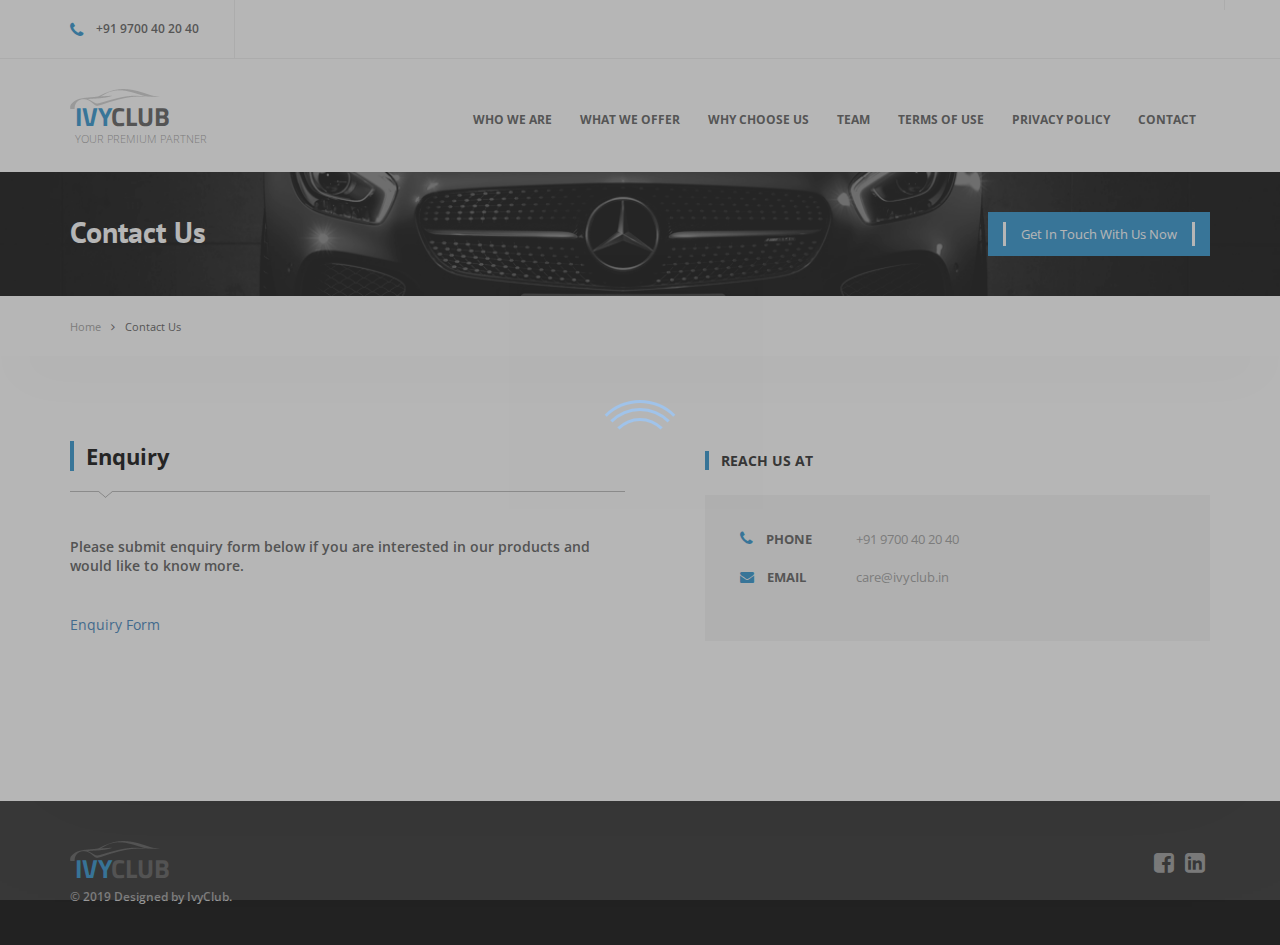
<file: contacts.html>
<!DOCTYPE html>
<html>
	<head>
		<!-- Global site tag (gtag.js) - Google Analytics -->
<script async src="https://www.googletagmanager.com/gtag/js?id=UA-146821435-1"></script>
<script>
  window.dataLayer = window.dataLayer || [];
  function gtag(){dataLayer.push(arguments);}
  gtag('js', new Date());

  gtag('config', 'UA-146821435-1');
</script>

		<meta charset="utf-8"/>
		<meta name="viewport" content="width=device-width, initial-scale=1"/>
		<title>IVYCLUB</title>

		<link rel="shortcut icon" type="image/x-icon" href="images/favicon.png" />

		<link href="css/master.css" rel="stylesheet">

		<!-- SWITCHER -->
		<link rel="stylesheet" id="switcher-css" type="text/css" href="assets/switcher/css/switcher.css" media="all" />
		<link rel="alternate stylesheet" type="text/css" href="assets/switcher/css/color1.css" title="color1" media="all"  />
		<link rel="alternate stylesheet" type="text/css" href="assets/switcher/css/color2.css" title="color2" media="all" />
		<link rel="alternate stylesheet" type="text/css" href="assets/switcher/css/color3.css" title="color3" media="all" data-default-color="true" />
		<link rel="alternate stylesheet" type="text/css" href="assets/switcher/css/color4.css" title="color4" media="all" />
		<link rel="alternate stylesheet" type="text/css" href="assets/switcher/css/color5.css" title="color5" media="all" />
		<link rel="alternate stylesheet" type="text/css" href="assets/switcher/css/color6.css" title="color6" media="all" />

		<!--[if lt IE 9]>
		<script src="//oss.maxcdn.com/libs/html5shiv/3.7.0/html5shiv.js"></script>
		<script src="//oss.maxcdn.com/libs/respond.js/1.4.2/respond.min.js"></script>
		<![endif]-->

	</head>
	<body class="m-contacts" data-scrolling-animations="false" >

		<!-- Loader -->
		<div id="page-preloader"><span class="spinner"></span></div>
		<!-- Loader end -->
		<!-- Start Switcher -->
		
		<!-- End Switcher -->

		<header class="b-topBar wow slideInDown" data-wow-delay="0.7s">
			<div class="container">
				<div class="row">
					
					<div class="col-md-2 col-xs-6">
						<div class="b-topBar__tel">
							<span class="fa fa-phone"></span>
							+91 9700 40 20 40
						</div>
					</div>
					<div class="col">
						<nav class="b-topBar__nav">
							<ul>
								<!-- <li><a href="#">Register</a></li> -->
								<!-- <li><a href="#">Sign in</a></li> -->
							</ul>
						</nav>
					</div>
					
				</div>
			</div>
		</header><!--b-topBar-->

		<nav class="b-nav">
			<div class="container">
				<div class="row">
					<div class="col-sm-3 col-xs-4">
						<div class="b-nav__logo wow slideInLeft" data-wow-delay="0.3s">
							<h3><a href="index.html">Ivy<span>Club</span></a></h3>
							<h2><a href="index.html">Your Premium Partner</a></h2>
						</div>
					</div>
					<div class="col-sm-9 col-xs-8">
						<div class="b-nav__list wow slideInRight" data-wow-delay="0.3s">
							<div class="navbar-header">
								<button type="button" class="navbar-toggle" data-toggle="collapse" data-target="#nav">
									<span class="sr-only">Toggle navigation</span>
									<span class="icon-bar"></span>
									<span class="icon-bar"></span>
									<span class="icon-bar"></span>
								</button>
							</div>
							<div class="collapse navbar-collapse navbar-main-slide" id="nav">
								<ul class="navbar-nav-menu">
									<li class="dropdown">
										<a class="dropdown-toggle" href="about.html">Who we are</a>
									</li>
									<li class="dropdown">
										<a class="dropdown-toggle" href="whatweoffer.html">What we offer</a>
										
									</li>
									<li><a href="whychooseus.html">Why choose us</a></li>
									<!-- <li><a href="compare.html">compare</a></li> -->
									<li><a href="team.html">Team</a></li>
									<li><a href="tou.html">Terms of Use</a></li>
									<li><a href="privacy.html">Privacy policy</a></li>
									<li><a href="contacts.html">Contact</a></li>
								</ul>
							</div>
						</div>
					</div>
				</div>
			</div>
		</nav><!--b-nav-->

		<section class="b-pageHeader">
			<div class="container">
				<h1 class=" wow zoomInLeft" data-wow-delay="0.5s">Contact Us</h1>
				<div class="b-pageHeader__search wow zoomInRight" data-wow-delay="0.5s">
					<h3>Get In Touch With Us Now</h3>
				</div>
			</div>
		</section><!--b-pageHeader-->

		<div class="b-breadCumbs s-shadow wow zoomInUp" data-wow-delay="0.5s">
			<div class="container">
				<a href="home.html" class="b-breadCumbs__page">Home</a><span class="fa fa-angle-right"></span><a href="contacts.html" class="b-breadCumbs__page m-active">Contact Us</a>
			</div>
		</div><!--b-breadCumbs-->

		<!--b-map-->

		<section class="b-contacts s-shadow">
			<div class="container">
				<div class="row">
					<div class="col-xs-6">
						<div class="b-contacts__form">
							<header class="b-contacts__form-header s-lineDownLeft wow zoomInUp" data-wow-delay="0.5s">
								<h2 class="s-titleDet">Enquiry</h2> 
							</header>
							<p class=" wow zoomInUp" data-wow-delay="0.5s">Please submit enquiry form below if you are interested in our products and would like to know more.</p>
							<div id="success"></div>
							<!-- <form id="contactForm" novalidate class="s-form wow zoomInUp" data-wow-delay="0.5s">
								<div class="s-relative">
									<select name="user-topic" id="user-topic" class="m-select">
										<option value="Not select">SELECT A TOPIC</option>
										<option value="Topic 1">TOPIC 1</option>
										<option value="Topic 2">TOPIC 2</option>
										<option value="Topic 3">TOPIC 3</option>
										<option value="Topic 4">TOPIC 4</option>
									</select>
									<span class="fa fa-caret-down"></span>
								</div>
								<input type="text" placeholder="YOUR NAME" value="" name="user-name" id="user-name" />
								<input type="text" placeholder="EMAIL ADDRESS %" value="" name="user-email" id="user-email" />
								<input type="text" placeholder="PHONE NO." value="" name="user-phone" id="user-phone" />
								<textarea id="user-message" name="user-message" placeholder="COMMENT/SUGGESTIONS/FEEDBACK"></textarea>
								<button type="submit" class="btn m-btn">SUBMIT NOW<span class="fa fa-angle-right"></span></button>
							</form> -->
							<a href="https://docs.google.com/forms/d/e/1FAIpQLSdmTnkgKin2097P-VWW_igctS_zFJ0jWn5KDMk8n_4PvYyZWQ/viewform?usp=sf_link" target="_blank" >Enquiry Form</a>
						</div>
					</div>
					<div class="col-xs-6">
						<div class="b-contacts__address">
							<!-- <div class="b-contacts__address-hours">
								<h2 class="s-titleDet wow zoomInUp" data-wow-delay="0.5s">opening hours</h2>
								<div class="b-contacts__address-hours-main wow zoomInUp" data-wow-delay="0.5s">
									<div class="row">
										<div class="col-md-6 col-xs-12">
											<h5>Sales Department</h5>
											<p>Mon-Sat : 8:00am - 5:00pm <br/>Sunday is closed</p>
										</div>
										<div class="col-md-6 col-xs-12">
											<h5>Service Department</h5>
											<p>Mon-Sat : 8:00am - 5:00pm <br/>Sunday is closed</p>
										</div>
									</div>
								</div>
							</div> -->
							<div class="b-contacts__address-info">
								<h2 class="s-titleDet wow zoomInUp" data-wow-delay="0.5s">Reach Us At</h2>
								<address class="b-contacts__address-info-main wow zoomInUp" data-wow-delay="0.5s">
									<!-- <div class="b-contacts__address-info-main-item">
										<span class="fa fa-home"></span>
										ADDRESS
										<p>202 W 7th St, Suite 233 Los Angeles, California 90014 USA</p>
									</div> -->
									<div class="b-contacts__address-info-main-item">
										<div class="row">
											<div class="col-lg-3 col-md-4 col-xs-12">
												<span class="fa fa-phone"></span>
												PHONE
											</div>
											<div class="col-lg-9 col-md-8 col-xs-12">
												<em>+91 9700 40 20 40</em>
											</div>
										</div>
									</div>
									<!-- <div class="b-contacts__address-info-main-item">
										<div class="row">
											<div class="col-lg-3 col-md-4 col-xs-12">
												<span class="fa fa-fax"></span>
												FAX
											</div>
											<div class="col-lg-9 col-md-8 col-xs-12">
												<em>+91 9700 40 20 40</em>
											</div>
										</div>
									</div> -->
									<div class="b-contacts__address-info-main-item">
										<div class="row">
											<div class="col-lg-3 col-md-4 col-xs-12">
												<span class="fa fa-envelope"></span>
												EMAIL
											</div>
											<div class="col-lg-9 col-md-8 col-xs-12">
												<em>care@ivyclub.in</em>
											</div>
										</div>
									</div>
								</address>
							</div>
						</div>
					</div>
				</div>
			</div>
		</section><!--b-contacts-->

		<!--b-features-->

		<!--b-info-->

		<footer class="b-footer">
			<a id="to-top" href="#this-is-top"><i class="fa fa-chevron-up"></i></a>
			<div class="container">
				<div class="row">
					<div class="col-xs-4">
						<div class="b-footer__company wow fadeInLeft" data-wow-delay="0.3s">
							<div class="b-nav__logo">
								<h3><a href="home.html">IVY<span>Club</span></a></h3>
							</div>
							<p>&copy; 2019 Designed by IvyClub.</p>
						</div>
					</div>
					<div class="col-xs-8">
						<div class="b-footer__content wow fadeInRight" data-wow-delay="0.3s">
							<div class="b-footer__content-social">
								<a href="https://www.facebook.com/IvyClub-104876430887814" target="_blank"><span class="fa fa-facebook-square"></span></a>
								<!-- <a href="#"><span class="fa fa-twitter-square"></span></a> -->
								<!-- <a href="#"><span class="fa fa-google-plus-square"></span></a> -->
								<!-- <a href="#"><span class="fa fa-instagram"></span></a> -->
								<!-- <a href="#"><span class="fa fa-youtube-square"></span></a> -->
								<a href="https://www.linkedin.com/company/ivyclub/" target="_blank"><span class="fa fa-linkedin-square"></span></a>
							</div>
							
						</div>
					</div>
				</div>
			</div>
		</footer><!--b-footer-->
		<!--Main-->   
		<script src="js/jquery-1.11.3.min.js"></script>
		<script src="js/jquery-ui.min.js"></script>
		<script src="js/bootstrap.min.js"></script>
		<script src="js/modernizr.custom.js"></script>

		<script src="assets/rendro-easy-pie-chart/dist/jquery.easypiechart.min.js"></script>
		<script src="js/waypoints.min.js"></script>
		<script src="js/jquery.easypiechart.min.js"></script>
		<script src="js/classie.js"></script>

		<!--Switcher-->
		<script src="assets/switcher/js/switcher.js"></script>
		<!--Owl Carousel-->
		<script src="assets/owl-carousel/owl.carousel.min.js"></script>
		<!--bxSlider-->
		<script src="assets/bxslider/jquery.bxslider.js"></script>
		<!-- jQuery UI Slider -->
		<script src="assets/slider/jquery.ui-slider.js"></script>
		<!--Contact form--> 
		<script src="assets/contact/jqBootstrapValidation.js"></script> 
		<script src="assets/contact/contact_me.js"></script>
		<!--Theme-->
		<script src="js/jquery.smooth-scroll.js"></script>
		<script src="js/wow.min.js"></script>
		<script src="js/jquery.placeholder.min.js"></script>
		<script src="js/theme.js"></script>
	</body>
</html>
</file>
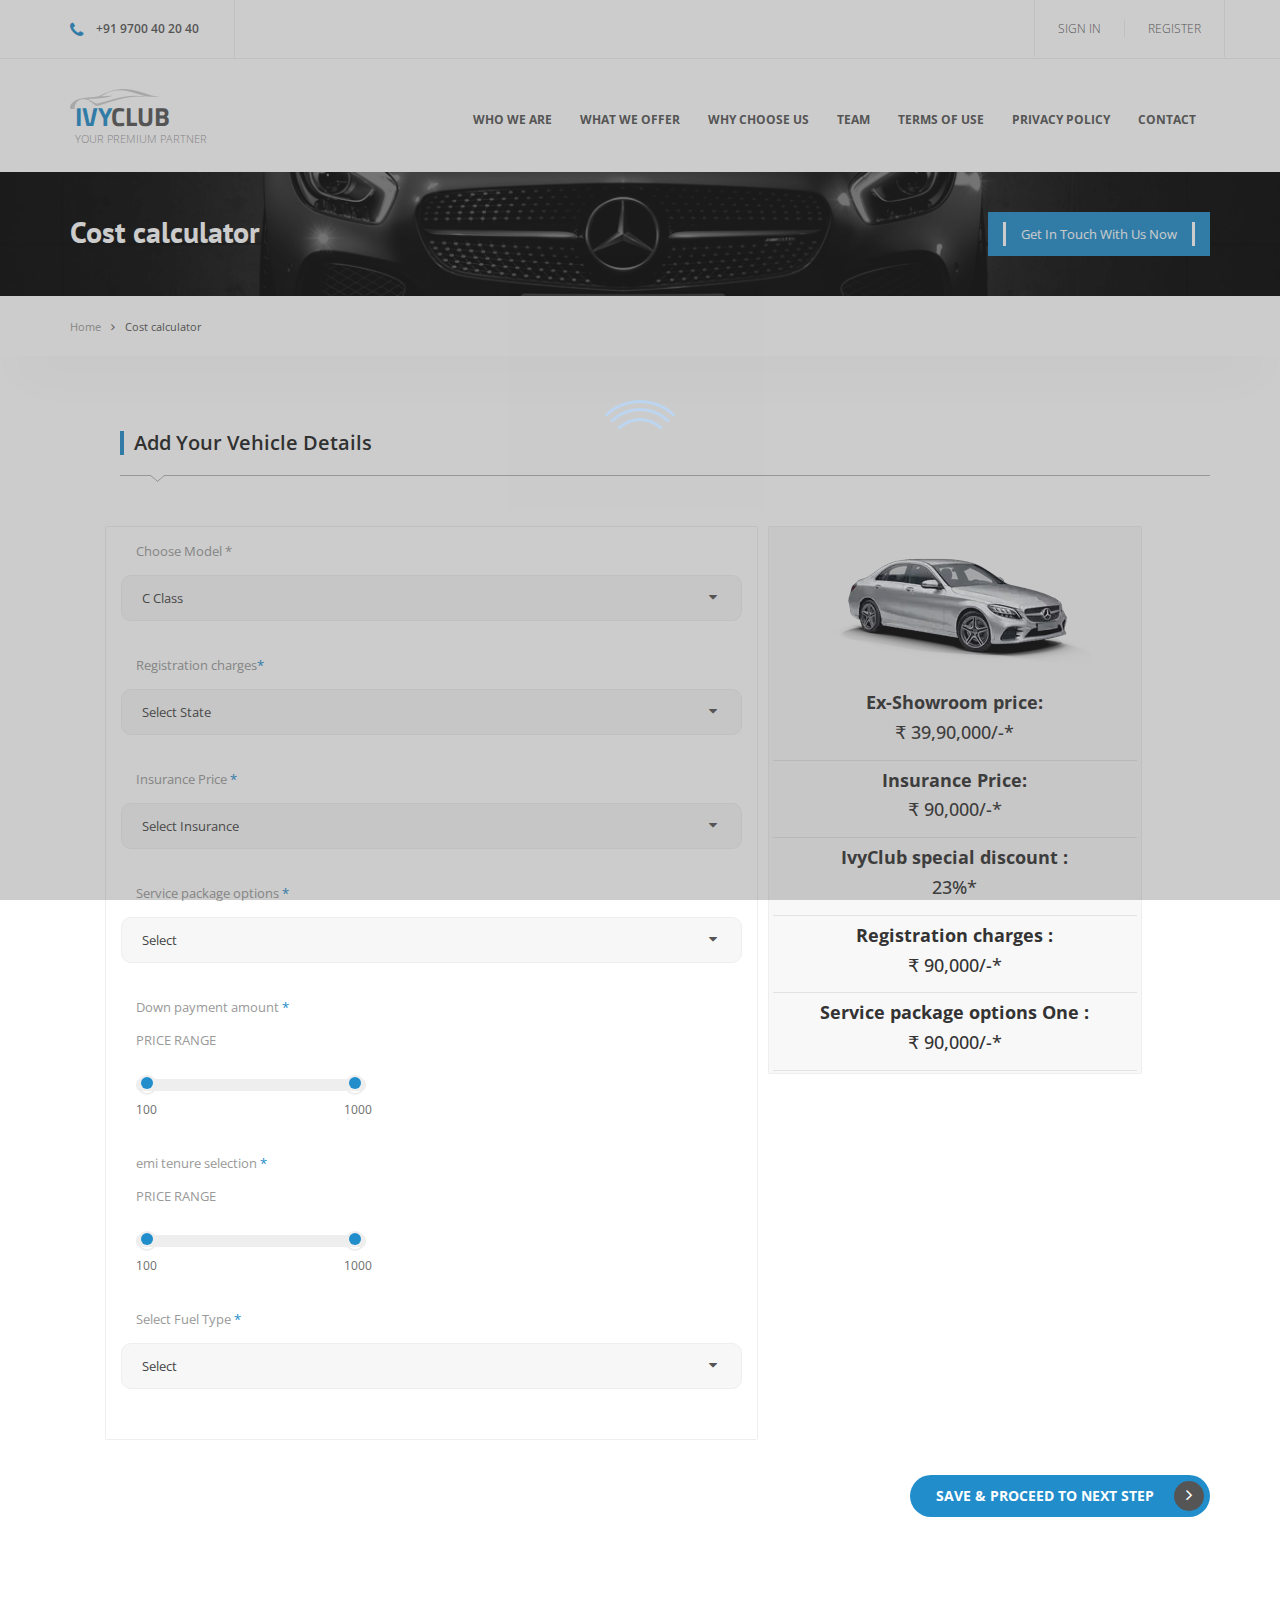
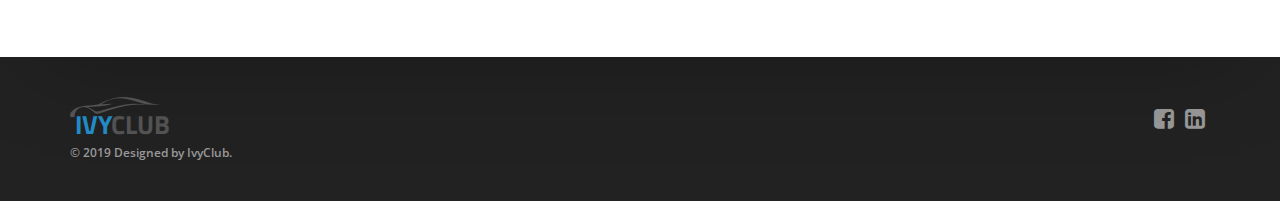
<file: cost_calculator.html>
<!DOCTYPE html>
<html>
	<head>
		<!-- Global site tag (gtag.js) - Google Analytics -->
<script async src="https://www.googletagmanager.com/gtag/js?id=UA-146821435-1"></script>
<script>
  window.dataLayer = window.dataLayer || [];
  function gtag(){dataLayer.push(arguments);}
  gtag('js', new Date());

  gtag('config', 'UA-146821435-1');
</script>

		<meta charset="utf-8"/>
		<meta name="viewport" content="width=device-width, initial-scale=1"/>
		<title>IVYCLUB</title>

		<link rel="shortcut icon" type="image/x-icon" href="images/favicon.png" />

		<link href="css/master.css" rel="stylesheet">

		<!-- SWITCHER -->
		<link rel="stylesheet" id="switcher-css" type="text/css" href="assets/switcher/css/switcher.css" media="all" />
		<link rel="alternate stylesheet" type="text/css" href="assets/switcher/css/color1.css" title="color1" media="all"  />
		<link rel="alternate stylesheet" type="text/css" href="assets/switcher/css/color2.css" title="color2" media="all" />
		<link rel="alternate stylesheet" type="text/css" href="assets/switcher/css/color3.css" title="color3" media="all" data-default-color="true" />
		<link rel="alternate stylesheet" type="text/css" href="assets/switcher/css/color4.css" title="color4" media="all" />
		<link rel="alternate stylesheet" type="text/css" href="assets/switcher/css/color5.css" title="color5" media="all" />
		<link rel="alternate stylesheet" type="text/css" href="assets/switcher/css/color6.css" title="color6" media="all" />

		<!--[if lt IE 9]>
		<script src="//oss.maxcdn.com/libs/html5shiv/3.7.0/html5shiv.js"></script>
		<script src="//oss.maxcdn.com/libs/respond.js/1.4.2/respond.min.js"></script>
		<![endif]-->

	</head>
	<body class="m-contacts" data-scrolling-animations="false" >

		<!-- Loader -->
		<div id="page-preloader"><span class="spinner"></span></div>
		<!-- Loader end -->
		<!-- Start Switcher -->
		
		<!-- End Switcher -->

		<header class="b-topBar wow slideInDown" data-wow-delay="0.7s">
			<div class="container">
				<div class="row">
					
					<div class="col-md-2 col-xs-6">
						<div class="b-topBar__tel">
							<span class="fa fa-phone"></span>
							+91 9700 40 20 40
						</div>
					</div>
					<div class="col">
						<nav class="b-topBar__nav">
							<ul>
								<li><a href="#">Register</a></li>
								<li><a href="#">Sign in</a></li>
							</ul>
						</nav>
					</div>
					
				</div>
			</div>
		</header><!--b-topBar-->

		<nav class="b-nav">
			<div class="container">
				<div class="row">
					<div class="col-sm-3 col-xs-4">
						<div class="b-nav__logo wow slideInLeft" data-wow-delay="0.3s">
							<h3><a href="index.html">Ivy<span>Club</span></a></h3>
							<h2><a href="index.html">Your Premium Partner</a></h2>
						</div>
					</div>
					<div class="col-sm-9 col-xs-8">
						<div class="b-nav__list wow slideInRight" data-wow-delay="0.3s">
							<div class="navbar-header">
								<button type="button" class="navbar-toggle" data-toggle="collapse" data-target="#nav">
									<span class="sr-only">Toggle navigation</span>
									<span class="icon-bar"></span>
									<span class="icon-bar"></span>
									<span class="icon-bar"></span>
								</button>
							</div>
							<div class="collapse navbar-collapse navbar-main-slide" id="nav">
								<ul class="navbar-nav-menu">
									<li class="dropdown">
										<a class="dropdown-toggle" href="about.html">Who we are</a>
									</li>
									<li class="dropdown">
										<a class="dropdown-toggle" href="whatweoffer.html">What we offer</a>
										
									</li>
									<li><a href="whychooseus.html">Why choose us</a></li>
									<!-- <li><a href="compare.html">compare</a></li> -->
									<li><a href="team.html">Team</a></li>
									<li><a href="tou.html">Terms of Use</a></li>
									<li><a href="privacy.html">Privacy policy</a></li>
									<li><a href="contacts.html">Contact</a></li>
								</ul>
							</div>
						</div>
					</div>
				</div>
			</div>
		</nav><!--b-nav-->

		<section class="b-pageHeader">
			<div class="container">
			  <h1 class=" wow zoomInLeft" data-wow-delay="0.5s">Cost calculator</h1>
			  <div class="b-pageHeader__search wow zoomInRight" data-wow-delay="0.5s">
				<h3>Get In Touch With Us Now</h3>
				</div>
			</div>
		</section><!--b-pageHeader-->

		<div class="b-breadCumbs s-shadow wow zoomInUp" data-wow-delay="0.5s">
			<div class="container"><a href="home.html" class="b-breadCumbs__page">Home</a><span class="fa fa-angle-right"></span><a href="#" class="b-breadCumbs__page m-active">Cost calculator</a></div>
		</div><!--b-breadCumbs-->

		<!--b-map-->

		<section class="b-contacts s-shadow">
			<div class="container">
				<div class="row">
					<div class="col-xs-12">
						<div class="b-submit__main">
							<header class="s-headerSubmit s-lineDownLeft wow zoomInUp" data-wow-delay="0.5s">
								<h2 class="">Add Your Vehicle Details</h2>
							</header>
							<form class="s-submit clearfix" action="submit2.html" method="POST">
								<div class="row">
									<div class="col-md-7 col-xs-12 fa-border" style="padding: 15px; margin-right: 10px;">
										<div class="b-submit__main-element wow zoomInUp" data-wow-delay="0.5s">
										  <label>Choose Model *</label>
										  <div class='s-relative'>
												<select class="m-select" name="select1">
													<option>C Class</option>
												</select>
												<span class="fa fa-caret-down"></span>
											</div>
		
										</div>
										<div class="b-submit__main-element wow zoomInUp" data-wow-delay="0.5s">
										  <label>Registration charges<span>*</span></label>
										  <div class='s-relative'>
												<select class="m-select" name="select2">
													<option>Select State</option>
												</select>
												<span class="fa fa-caret-down"></span>
											</div>
										</div>
										<div class="b-submit__main-element wow zoomInUp" data-wow-delay="0.5s">
											<label>Insurance Price <span>*</span></label>
											<div class='s-relative'>
												<select class="m-select" name="select3">
													<option>Select Insurance</option>
												</select>
												<span class="fa fa-caret-down"></span>
											</div>
										</div>
										<div class="b-submit__main-element wow zoomInUp" data-wow-delay="0.5s">
											<label>Service package options <span>*</span></label>
											<div class='s-relative'>
												<select class="m-select" name="select4">
													<option>Select</option>
												</select>
												<span class="fa fa-caret-down"></span>
											</div>
										</div>
										<div class="b-submit__main-element wow zoomInUp" data-wow-delay="0.5s">
											<label>Down payment amount <span>*</span></label>
											<div class='s-relative'>
												<div class="b-search__main-form-range">
									<label>PRICE RANGE</label>
									<div class="slider"></div>
									<input type="hidden" name="min" class="j-min" />
									<input type="hidden" name="max" class="j-max" />
								</div>
											</div>
										</div>
										<div class="b-submit__main-element wow zoomInUp" data-wow-delay="0.5s">
											<label>emi tenure selection <span>*</span></label>
											<div class='s-relative'>
												<div class='s-relative'>
												<div class="b-search__main-form-range">
									<label>PRICE RANGE</label>
									<div class="slider"></div>
									<input type="hidden" name="min1" class="j-min" />
									<input type="hidden" name="max1" class="j-max" />
								</div>
											</div>
											</div>
										</div>
										<div class="b-submit__main-element wow zoomInUp" data-wow-delay="0.5s">
											<label>Select Fuel Type <span>*</span></label>
											<div class='s-relative'>
												<select class="m-select" name="select7">
													<option>Select</option>
												</select>
												<span class="fa fa-caret-down"></span>
											</div>
										</div>
									</div>
<div class="col-md-4 text-center fa-border" style="background: #f9f8f8"><img src="images/final images/SSPIP82456_MQ6_CSaloon809_large.png" alt=""/>
									<div class="b-items__cars-one-info-price" style="padding-bottom: 7px; border-bottom: 1px solid #e2e2e2;">
                                            <div class="text-center">
                                              <h4><strong>Ex-Showroom price:</strong></h4>
                                              <h4>₹ 39,90,000/-*</h4>
                                            </div>
                                        </div>
	<div class="b-items__cars-one-info-price" style="padding-bottom: 7px; border-bottom: 1px solid #e2e2e2;">
                                            <div class="text-center">
                                              <h4><strong>Insurance Price:</strong></h4>
                                              <h4>₹ 90,000/-*</h4>
                                            </div>
                </div>
	<div class="b-items__cars-one-info-price" style="padding-bottom: 7px; border-bottom: 1px solid #e2e2e2;">
                                            <div class="text-center">
                                              <h4><strong>IvyClub special discount :</strong></h4>
                                              <h4>23%*</h4>
                                            </div>
                                        </div>
									<div class="b-items__cars-one-info-price" style="padding-bottom: 7px; border-bottom: 1px solid #e2e2e2;">
                                      <div class="text-center">
                                        <h4><strong>Registration charges :</strong></h4>
                                              <h4>₹ 90,000/-*</h4>
                                            </div>
                                        </div>
	<div class="b-items__cars-one-info-price" style="padding-bottom: 7px; border-bottom: 1px solid #e2e2e2;">
                                      <div class="text-center">
                                        <h4><strong>Service package options One :</strong></h4>
                                              <h4>₹ 90,000/-*</h4>
                                            </div>
                                        </div>
									</div>
							  </div>
								<button type="submit" class="btn m-btn pull-right wow zoomInUp" data-wow-delay="0.5s">Save &amp; PROCEED to next step<span class="fa fa-angle-right"></span></button>
							</form>
						</div>
					</div>
					
				</div>
			</div>
		</section><!--b-contacts-->

		<!--b-features-->

		<!--b-info-->

		<footer class="b-footer">
			<a id="to-top" href="#this-is-top"><i class="fa fa-chevron-up"></i></a>
			<div class="container">
				<div class="row">
					<div class="col-xs-4">
						<div class="b-footer__company wow fadeInLeft" data-wow-delay="0.3s">
							<div class="b-nav__logo">
								<h3><a href="home.html">IVY<span>Club</span></a></h3>
							</div>
							<p>&copy; 2019 Designed by IvyClub.</p>
						</div>
					</div>
					<div class="col-xs-8">
						<div class="b-footer__content wow fadeInRight" data-wow-delay="0.3s">
							<div class="b-footer__content-social">
								<a href="https://www.facebook.com/IvyClub-104876430887814" target="_blank"><span class="fa fa-facebook-square"></span></a>
								<!-- <a href="#"><span class="fa fa-twitter-square"></span></a> -->
								<!-- <a href="#"><span class="fa fa-google-plus-square"></span></a> -->
								<!-- <a href="#"><span class="fa fa-instagram"></span></a> -->
								<!-- <a href="#"><span class="fa fa-youtube-square"></span></a> -->
								<a href="https://www.linkedin.com/company/ivyclub/" target="_blank"><span class="fa fa-linkedin-square"></span></a>
							</div>
							
						</div>
					</div>
				</div>
			</div>
		</footer><!--b-footer-->
		<!--Main-->   
		<script src="js/jquery-1.11.3.min.js"></script>
		<script src="js/jquery-ui.min.js"></script>
		<script src="js/bootstrap.min.js"></script>
		<script src="js/modernizr.custom.js"></script>

		<script src="assets/rendro-easy-pie-chart/dist/jquery.easypiechart.min.js"></script>
		<script src="js/waypoints.min.js"></script>
		<script src="js/jquery.easypiechart.min.js"></script>
		<script src="js/classie.js"></script>

		<!--Switcher-->
		<script src="assets/switcher/js/switcher.js"></script>
		<!--Owl Carousel-->
		<script src="assets/owl-carousel/owl.carousel.min.js"></script>
		<!--bxSlider-->
		<script src="assets/bxslider/jquery.bxslider.js"></script>
		<!-- jQuery UI Slider -->
		<script src="assets/slider/jquery.ui-slider.js"></script>
		<!--Contact form--> 
		<script src="assets/contact/jqBootstrapValidation.js"></script> 
		<script src="assets/contact/contact_me.js"></script>
		<!--Theme-->
		<script src="js/jquery.smooth-scroll.js"></script>
		<script src="js/wow.min.js"></script>
		<script src="js/jquery.placeholder.min.js"></script>
		<script src="js/theme.js"></script>
	</body>
</html>
</file>
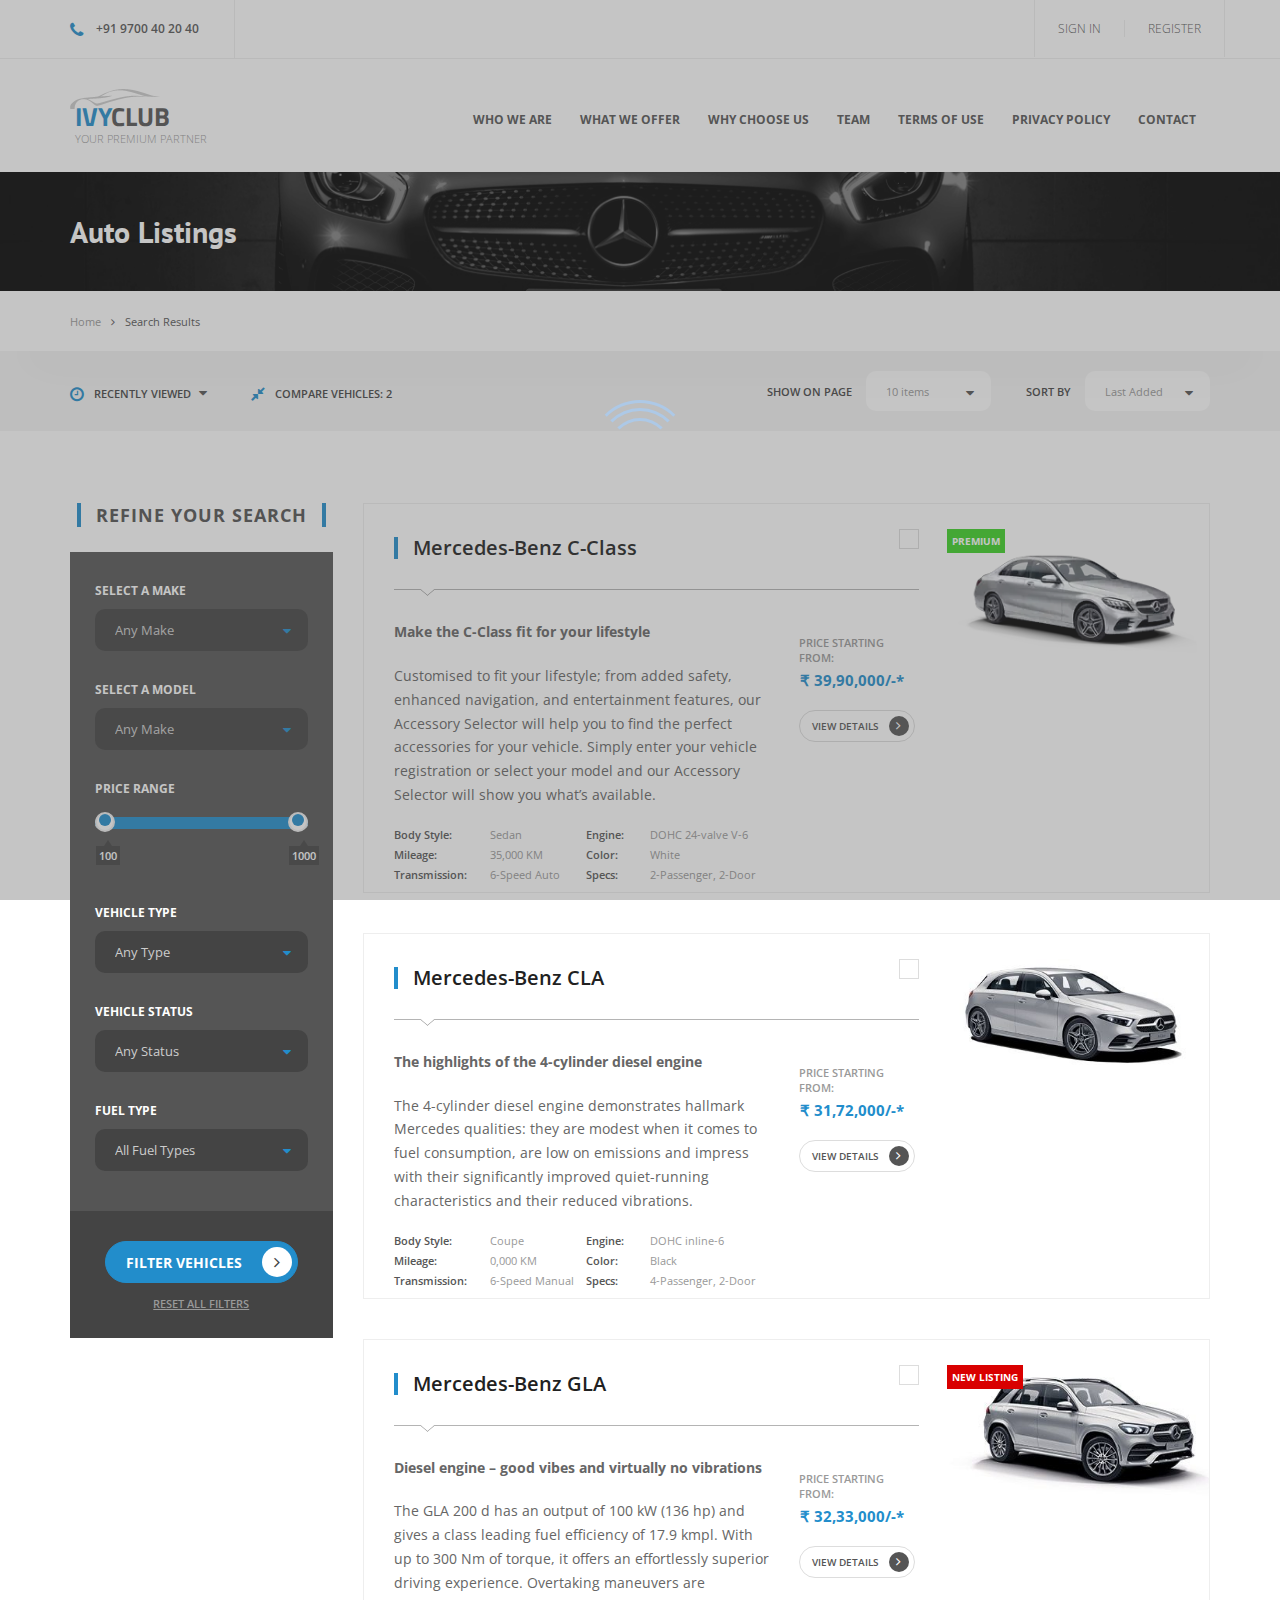
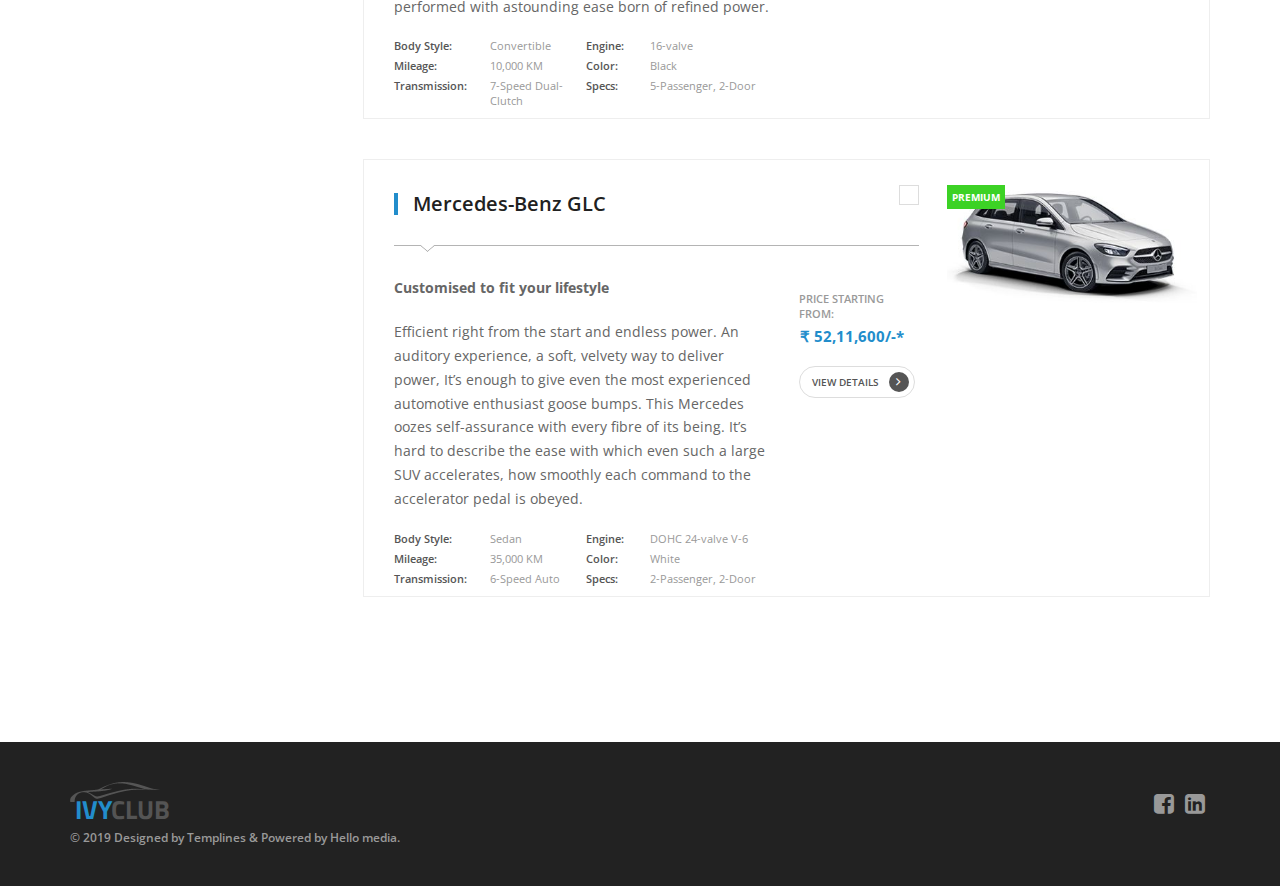
<file: listingsTwo.html>
<!DOCTYPE html>
<html>
	<head>
        <!-- Global site tag (gtag.js) - Google Analytics -->
<script async src="https://www.googletagmanager.com/gtag/js?id=UA-146821435-1"></script>
<script>
  window.dataLayer = window.dataLayer || [];
  function gtag(){dataLayer.push(arguments);}
  gtag('js', new Date());

  gtag('config', 'UA-146821435-1');
</script>

		<meta charset="utf-8"/>
		<meta name="viewport" content="width=device-width, initial-scale=1"/>
		<title>IVY Club</title>

		<link rel="shortcut icon" type="image/x-icon" href="images/favicon.png" />

		<link href="css/master.css" rel="stylesheet">

		<!-- SWITCHER -->
		<link rel="stylesheet" id="switcher-css" type="text/css" href="assets/switcher/css/switcher.css" media="all" />
		<link rel="alternate stylesheet" type="text/css" href="assets/switcher/css/color1.css" title="color1" media="all" />
		<link rel="alternate stylesheet" type="text/css" href="assets/switcher/css/color2.css" title="color2" media="all" />
		<link rel="alternate stylesheet" type="text/css" href="assets/switcher/css/color3.css" title="color3" media="all" data-default-color="true" />
		<link rel="alternate stylesheet" type="text/css" href="assets/switcher/css/color4.css" title="color4" media="all" />
		<link rel="alternate stylesheet" type="text/css" href="assets/switcher/css/color5.css" title="color5" media="all" />
		<link rel="alternate stylesheet" type="text/css" href="assets/switcher/css/color6.css" title="color6" media="all" />

		<!--[if lt IE 9]>
		<script src="//oss.maxcdn.com/libs/html5shiv/3.7.0/html5shiv.js"></script>
		<script src="//oss.maxcdn.com/libs/respond.js/1.4.2/respond.min.js"></script>
		<![endif]-->

	</head>
	<body class="m-listingsTwo" data-scrolling-animations="false">

		<!-- Loader -->
		<div id="page-preloader"><span class="spinner"></span></div>
		<!-- Loader end -->
		<!-- Start Switcher -->
<!--
		<div class="switcher-wrapper">	
			<div class="demo_changer">
				<div class="demo-icon customBgColor"><i class="fa fa-cog fa-spin fa-2x"></i></div>
				<div class="form_holder">
					<div class="row">
						<div class="col-lg-12 col-md-12 col-sm-12 col-xs-12">
							<div class="predefined_styles">
								<div class="skin-theme-switcher">
									<h4>Color</h4>
									<a href="#" data-switchcolor="color1" class="styleswitch" style="background-color:#f76d2b;"> </a>
									<a href="#" data-switchcolor="color2" class="styleswitch" style="background-color:#de483d;"> </a>
									<a href="#" data-switchcolor="color3" class="styleswitch" style="background-color:#228dcb;"> </a>
									<a href="#" data-switchcolor="color4" class="styleswitch" style="background-color:#00bff3;"> </a>
									<a href="#" data-switchcolor="color5" class="styleswitch" style="background-color:#2dcc70;"> </a>
									<a href="#" data-switchcolor="color6" class="styleswitch" style="background-color:#6054c2;"> </a>
								</div>
							</div>
						</div>
					</div>
				</div>
			</div>
		</div>
-->
		<!-- End Switcher -->

		<header class="b-topBar wow slideInDown" data-wow-delay="0.7s">
			<div class="container">
				<div class="row">
					
					<div class="col-md-2 col-xs-6">
						<div class="b-topBar__tel">
							<span class="fa fa-phone"></span>
							+91 9700 40 20 40
						</div>
					</div>
					<div class="col">
						<nav class="b-topBar__nav">
							<ul>
								<li><a href="#">Register</a></li>
								<li><a href="#">Sign in</a></li>
							</ul>
						</nav>
					</div>
					
				</div>
			</div>
		</header><!--b-topBar-->

		<nav class="b-nav">
			<div class="container">
				<div class="row">
					<div class="col-sm-3 col-xs-4">
						<div class="b-nav__logo wow slideInLeft" data-wow-delay="0.3s">
							<h3><a href="index.html">Ivy<span>Club</span></a></h3>
							<h2><a href="index.html">Your Premium Partner</a></h2>
						</div>
					</div>
					<div class="col-sm-9 col-xs-8">
						<div class="b-nav__list wow slideInRight" data-wow-delay="0.3s">
							<div class="navbar-header">
								<button type="button" class="navbar-toggle" data-toggle="collapse" data-target="#nav">
									<span class="sr-only">Toggle navigation</span>
									<span class="icon-bar"></span>
									<span class="icon-bar"></span>
									<span class="icon-bar"></span>
								</button>
							</div>
							<div class="collapse navbar-collapse navbar-main-slide" id="nav">
								<ul class="navbar-nav-menu">
									<li class="dropdown">
										<a class="dropdown-toggle" href="about.html">Who we are</a>
									</li>
									<li class="dropdown">
										<a class="dropdown-toggle" href="whatweoffer.html">What we offer</a>
										
									</li>
									<li><a href="whychooseus.html">Why choose us</a></li>
									<!-- <li><a href="compare.html">compare</a></li> -->
									<li><a href="team.html">Team</a></li>
									<li><a href="tou.html">Terms of Use</a></li>
									<li><a href="privacy.html">Privacy policy</a></li>
									<li><a href="contacts.html">Contact</a></li>
								</ul>
							</div>
						</div>
					</div>
				</div>
			</div>
		</nav><!--b-nav-->
    
    <section class="b-pageHeader">
        <div class="container">
            <h1 class=" wow zoomInLeft" data-wow-delay="0.5s">Auto Listings</h1>
            
        </div>
    </section><!--b-pageHeader-->
    
    <div class="b-breadCumbs s-shadow">
        <div class="container wow zoomInUp" data-wow-delay="0.5s">
            <a href="home.html" class="b-breadCumbs__page">Home</a><span class="fa fa-angle-right"></span><a href="listingsTwo.html" class="b-breadCumbs__page m-active">Search Results</a>
        </div>
    </div><!--b-breadCumbs-->
        
    <div class="b-infoBar">
        <div class="container">
            <div class="row">
                <div class="col-lg-4 col-xs-12">
                    <div class="b-infoBar__compare wow zoomInUp" data-wow-delay="0.5s">
                        <div class="dropdown">
                            <a href="#" class="dropdown-toggle b-infoBar__compare-item" data-toggle='dropdown'><span class="fa fa-clock-o"></span>RECENTLY VIEWED<span class="fa fa-caret-down"></span></a>
                            <ul class="dropdown-menu">
                                <li><a href="#">Item</a></li>
                                <li><a href="#">Item</a></li>
                                <li><a href="#">Item</a></li>
                                <li><a href="#">Item</a></li>
                            </ul>
                        </div>
                        <a href="compare.html" class="b-infoBar__compare-item"><span class="fa fa-compress"></span>COMPARE VEHICLES: 2</a>
                    </div>
                </div>
                <div class="col-lg-8 col-xs-12">
                    <div class="b-infoBar__select wow zoomInUp" data-wow-delay="0.5s">
                        <form method="post" action="/">
                            
                            <div class="b-infoBar__select-one">
                                <span class="b-infoBar__select-one-title">SHOW ON PAGE</span>
                                <select name="select1" class="m-select">
                                    <option value="" selected="">10 items</option>
                                </select>
                                <span class="fa fa-caret-down"></span>
                            </div>
                            <div class="b-infoBar__select-one">
                                <span class="b-infoBar__select-one-title">SORT BY</span>
                                <select name="select2" class="m-select">
                                    <option value="" selected="">Last Added</option>
                                </select>
                                <span class="fa fa-caret-down"></span>
                            </div>
                        </form>
                    </div>
                </div>
            </div>
        </div>
    </div><!--b-infoBar-->
    
    <div class="b-items">
        <div class="container">
            <div class="row">
                <div class="col-lg-3 col-sm-4 col-xs-12">
                    <aside class="b-items__aside">
                        <h2 class="s-title wow zoomInUp" data-wow-delay="0.5s">REFINE YOUR SEARCH</h2>
                        <div class="b-items__aside-main wow zoomInUp" data-wow-delay="0.5s">
                            <form>
                                <div class="b-items__aside-main-body">
                                    <div class="b-items__aside-main-body-item">
                                        <label>SELECT A MAKE</label>
                                        <div>
                                            <select name="select1" class="m-select">
                                                <option value="" selected="">Any Make</option>
                                            </select>
                                            <span class="fa fa-caret-down"></span>
                                        </div>
                                    </div>
                                    <div class="b-items__aside-main-body-item">
                                        <label>SELECT A MODEL</label>
                                        <div>
                                            <select name="select1" class="m-select">
                                                <option value="" selected="">Any Make</option>
                                            </select>
                                            <span class="fa fa-caret-down"></span>
                                        </div>
                                    </div>
                                    <div class="b-items__aside-main-body-item">
                                        <label>PRICE RANGE</label>
                                        <div class="slider"></div>
                                        <input type="hidden" name="min" value="100" class="j-min" />
                                        <input type="hidden" name="max" value="1000" class="j-max" />
                                    </div>
                                    <div class="b-items__aside-main-body-item">
                                        <label>VEHICLE TYPE</label>
                                        <div>
                                            <select name="select1" class="m-select">
                                                <option value="" selected="">Any Type</option>
                                            </select>
                                            <span class="fa fa-caret-down"></span>
                                        </div>
                                    </div>
                                    <div class="b-items__aside-main-body-item">
                                        <label>VEHICLE STATUS</label>
                                        <div>
                                            <select name="select1" class="m-select">
                                                <option value="" selected="">Any Status</option>
                                            </select>
                                            <span class="fa fa-caret-down"></span>
                                        </div>
                                    </div>
                                    <div class="b-items__aside-main-body-item">
                                        <label>FUEL TYPE</label>
                                        <div>
                                            <select name="select1" class="m-select">
                                                <option value="" selected="">All Fuel Types</option>
                                            </select>
                                            <span class="fa fa-caret-down"></span>
                                        </div>
                                    </div>
                                </div>
                                <footer class="b-items__aside-main-footer">
                                    <button type="submit" class="btn m-btn">FILTER VEHICLES<span class="fa fa-angle-right"></span></button><br />
                                    <a href="">RESET ALL FILTERS</a>
                                </footer>
                            </form>
                        </div>
                        
                    </aside>
                </div>
                <div class="col-lg-9 col-sm-8 col-xs-12">
                    <div class="b-items__cars">
                        <div class="b-items__cars-one wow zoomInUp" data-wow-delay="0.5s">
                            <div class="b-items__cars-one-img">
                                <img src="images/final images/SSPIP82456_MQ6_CSaloon809_large.png" alt='toyota'/ width="250">
                                <span class="b-items__cars-one-img-type m-premium">PREMIUM</span>
                            </div>
                            <div class="b-items__cars-one-info">
                                <form class="b-items__cars-one-info-header s-lineDownLeft">
                                  <h2>Mercedes-Benz C-Class</h2>
                                  <input type="checkbox" name="check1" id='check1'/>
                                    <label for="check1" class="b-items__cars-one-img-check"><span class="fa fa-check"></span></label>
                                </form>
                                <div class="row s-noRightMargin">
                                    <div class="col-md-9 col-xs-12">
                                      <p><strong>Make the C-Class fit for your lifestyle </strong></p>
                                      <p>Customised to fit your lifestyle; from added safety, enhanced navigation, and entertainment features, our Accessory Selector will help you to find the perfect accessories for your vehicle. Simply enter your vehicle registration or select your model and our Accessory Selector will show you what’s available. </p>
                                      <div class="m-width row m-smallPadding">
                                            <div class="col-xs-6">
                                                <div class="row m-smallPadding">
                                                    <div class="col-xs-6">
                                                        <span class="b-items__cars-one-info-title">Body Style:</span>
                                                        <span class="b-items__cars-one-info-title">Mileage:</span>
                                                        <span class="b-items__cars-one-info-title">Transmission:</span>
                                                    </div>
                                                    <div class="col-xs-6">
                                                        <span class="b-items__cars-one-info-value">Sedan</span>
                                                        <span class="b-items__cars-one-info-value">35,000 KM</span>
                                                        <span class="b-items__cars-one-info-value">6-Speed Auto</span>
                                                    </div>
                                                </div>
                                            </div>
                                            <div class="col-xs-6">
                                                <div class="row m-smallPadding">
                                                    <div class="col-xs-4">
                                                        <span class="b-items__cars-one-info-title">Engine:</span>
                                                        <span class="b-items__cars-one-info-title">Color:</span>
                                                        <span class="b-items__cars-one-info-title">Specs:</span>
                                                    </div>
                                                    <div class="col-xs-8">
                                                        <span class="b-items__cars-one-info-value">DOHC 24-valve V-6</span>
                                                        <span class="b-items__cars-one-info-value">White</span>
                                                        <span class="b-items__cars-one-info-value">2-Passenger, 2-Door</span>
                                                    </div>
                                                </div>
                                            </div>
                                        </div>
                                    </div>
                                    <div class="col-md-3 col-xs-12">
                                        <div class="b-items__cars-one-info-price">
                                            <div class="pull-right">
                                                <h3>Price Starting from:</h3>
                                                <h4>₹ 39,90,000/-*</h4>
                                            </div>
                                            <a href="detail_cclass.html" class="btn m-btn">VIEW DETAILS<span class="fa fa-angle-right"></span></a>
                                        </div>
                                    </div>
                                </div>
                            </div>
                        </div>
                        <div class="b-items__cars-one wow zoomInUp" data-wow-delay="0.5s">
                            <div class="b-items__cars-one-img">
                                <img src="images/audi.jpg" alt='maxima'/ width="250">
                                                            </div>
                            <div class="b-items__cars-one-info">
                                <form class="b-items__cars-one-info-header s-lineDownLeft">
                                  <h2>Mercedes-Benz&nbsp;CLA</h2>
                                  <input type="checkbox" name="check2" id='check2'/>
                                    <label for="check2" class="b-items__cars-one-img-check"><span class="fa fa-check"></span></label>
                                </form>
                                <div class="row s-noRightMargin">
                                    <div class="col-md-9 col-xs-12">
                                      <p><strong>The highlights of the 4-cylinder diesel engine </strong></p>
                                      <p>The 4-cylinder diesel engine demonstrates hallmark Mercedes qualities: they are modest when it comes to fuel consumption, are low on emissions and impress with their significantly improved quiet-running characteristics and their reduced vibrations.</p>
                                      <div class="row m-smallPadding m-width">
                                            <div class="col-xs-6">
                                                <div class="row m-smallPadding">
                                                    <div class="col-xs-6">
                                                        <span class="b-items__cars-one-info-title">Body Style:</span>
                                                        <span class="b-items__cars-one-info-title">Mileage:</span>
                                                        <span class="b-items__cars-one-info-title">Transmission:</span>
                                                    </div>
                                                    <div class="col-xs-6">
                                                        <span class="b-items__cars-one-info-value">Coupe</span>
                                                        <span class="b-items__cars-one-info-value">0,000 KM</span>
                                                        <span class="b-items__cars-one-info-value">6-Speed Manual</span>
                                                    </div>
                                                </div>
                                            </div>
                                            <div class="col-xs-6">
                                                <div class="row m-smallPadding">
                                                    <div class="col-xs-4">
                                                        <span class="b-items__cars-one-info-title">Engine:</span>
                                                        <span class="b-items__cars-one-info-title">Color:</span>
                                                        <span class="b-items__cars-one-info-title">Specs:</span>
                                                    </div>
                                                    <div class="col-xs-8">
                                                        <span class="b-items__cars-one-info-value">DOHC inline-6</span>
                                                        <span class="b-items__cars-one-info-value">Black</span>
                                                        <span class="b-items__cars-one-info-value">4-Passenger, 2-Door</span>
                                                    </div>
                                                </div>
                                            </div>
                                        </div>
                                    </div>
                                    <div class="col-md-3 col-xs-12">
                                        <div class="b-items__cars-one-info-price">
                                            <div class="pull-right">
                                                <h3>Price Starting from:</h3>
                                                <h4>₹ 31,72,000/-*</h4>
                                            </div>
                                            <a href="#" class="btn m-btn">VIEW DETAILS<span class="fa fa-angle-right"></span></a>
                                        </div>
                                    </div>
                                </div>
                            </div>
                        </div>
                        <div class="b-items__cars-one wow zoomInUp" data-wow-delay="0.5s">
                            <div class="b-items__cars-one-img">
                                <img src="images/car-gle.jpeg" alt='maxima'/ width="280">
                                <span class="b-items__cars-one-img-type m-listing">NEW LISTING</span>
                            </div>
                            <div class="b-items__cars-one-info">
                                <form class="b-items__cars-one-info-header s-lineDownLeft">
                                  <h2>Mercedes-Benz GLA</h2>
                                  <input type="checkbox" name="check3" id='check3'/>
                                    <label for="check3" class="b-items__cars-one-img-check"><span class="fa fa-check"></span></label>
                                </form>
                                <div class="row s-noRightMargin">
                                    <div class="col-md-9 col-xs-12">
                                      <p><strong>Diesel engine – good vibes and virtually no vibrations </strong></p>
                                      <p>The GLA 200 d has an output of 100 kW (136 hp) and gives a class leading fuel efficiency of 17.9 kmpl. With up to 300 Nm of torque, it offers an effortlessly superior driving experience. Overtaking maneuvers are performed with astounding ease born of refined power.</p>
                                      <div class="row m-smallPadding m-width">
                                            <div class="col-xs-6">
                                                <div class="row m-smallPadding">
                                                    <div class="col-xs-6">
                                                        <span class="b-items__cars-one-info-title">Body Style:</span>
                                                        <span class="b-items__cars-one-info-title">Mileage:</span>
                                                        <span class="b-items__cars-one-info-title">Transmission:</span>
                                                    </div>
                                                    <div class="col-xs-6">
                                                        <span class="b-items__cars-one-info-value">Convertible</span>
                                                        <span class="b-items__cars-one-info-value">10,000 KM</span>
                                                        <span class="b-items__cars-one-info-value">7-Speed Dual-Clutch</span>
                                                    </div>
                                                </div>
                                            </div>
                                            <div class="col-xs-6">
                                                <div class="row m-smallPadding">
                                                    <div class="col-xs-4">
                                                        <span class="b-items__cars-one-info-title">Engine:</span>
                                                        <span class="b-items__cars-one-info-title">Color:</span>
                                                        <span class="b-items__cars-one-info-title">Specs:</span>
                                                    </div>
                                                    <div class="col-xs-8">
                                                        <span class="b-items__cars-one-info-value">16-valve</span>
                                                        <span class="b-items__cars-one-info-value">Black</span>
                                                        <span class="b-items__cars-one-info-value">5-Passenger, 2-Door</span>
                                                    </div>
                                                </div>
                                            </div>
                                        </div>
                                    </div>
                                    <div class="col-md-3 col-xs-12">
                                        <div class="b-items__cars-one-info-price">
                                            <div class="pull-right">
                                                <h3>Price Starting from:</h3>
                                                <h4>₹ 32,33,000/-*</h4>
                                            </div>
                                            <a href="detail_cclass.html" class="btn m-btn">VIEW DETAILS<span class="fa fa-angle-right"></span></a>
                                        </div>
                                    </div>
                                </div>
                            </div>
                        </div>
                        <div class="b-items__cars-one wow zoomInUp" data-wow-delay="0.5s">
                            <div class="b-items__cars-one-img">
                                <img src="images/mers (1).jpg" alt='audi'/ width="250">
                                <span class="b-items__cars-one-img-type m-premium">PREMIUM</span>
                            </div>
                            <div class="b-items__cars-one-info">
                                <form class="b-items__cars-one-info-header s-lineDownLeft">
                                  <h2>Mercedes-Benz GLC</h2>
                                  <input type="checkbox" name="check4" id='check4'/>
                                    <label for="check4" class="b-items__cars-one-img-check"><span class="fa fa-check"></span></label>
                                </form>
                                <div class="row s-noRightMargin">
                                    <div class="col-md-9 col-xs-12">
                                      <p><strong>Customised to fit your lifestyle </strong></p>
                                      <p>Efficient right from the start and endless power. An auditory experience, a soft, velvety way to deliver power, Itʼs enough to give even the most experienced automotive enthusiast goose bumps. This Mercedes oozes self-assurance with every fibre of its being. Itʼs hard to describe the ease with which even such a large SUV accelerates, how smoothly each command to the accelerator pedal is obeyed.</p>
                                      <div class="row m-smallPadding m-width">
                                            <div class="col-xs-6">
                                                <div class="row m-smallPadding">
                                                    <div class="col-xs-6">
                                                        <span class="b-items__cars-one-info-title">Body Style:</span>
                                                        <span class="b-items__cars-one-info-title">Mileage:</span>
                                                        <span class="b-items__cars-one-info-title">Transmission:</span>
                                                    </div>
                                                    <div class="col-xs-6">
                                                        <span class="b-items__cars-one-info-value">Sedan</span>
                                                        <span class="b-items__cars-one-info-value">35,000 KM</span>
                                                        <span class="b-items__cars-one-info-value">6-Speed Auto</span>
                                                    </div>
                                                </div>
                                        </div>
                                            <div class="col-xs-6">
                                                <div class="row m-smallPadding">
                                                    <div class="col-xs-4">
                                                        <span class="b-items__cars-one-info-title">Engine:</span>
                                                        <span class="b-items__cars-one-info-title">Color:</span>
                                                        <span class="b-items__cars-one-info-title">Specs:</span>
                                                    </div>
                                                    <div class="col-xs-8">
                                                        <span class="b-items__cars-one-info-value">DOHC 24-valve V-6</span>
                                                        <span class="b-items__cars-one-info-value">White</span>
                                                        <span class="b-items__cars-one-info-value">2-Passenger, 2-Door</span>
                                                    </div>
                                                </div>
                                            </div>
                                      </div>
                                  </div>
                                    <div class="col-md-3 col-xs-12">
                                        <div class="b-items__cars-one-info-price">
                                          <div class="pull-right">
                                            <h3>Price Starting from:</h3>
                                                <h4>₹ 52,11,600/-*</h4>
                                            </div>
                                          <a href="detail_cclass.html" class="btn m-btn">VIEW DETAILS<span class="fa fa-angle-right"></span></a>
                                        </div>
                                    </div>
                                </div>
                            </div>
                        </div>
</div>
                    
                </div>
            </div>
        </div>
    </div><!--b-items-->
    
    <footer class="b-footer">
			<a id="to-top" href="#this-is-top"><i class="fa fa-chevron-up"></i></a>
			<div class="container">
				<div class="row">
					<div class="col-xs-4">
						<div class="b-footer__company wow fadeInLeft" data-wow-delay="0.3s">
							<div class="b-nav__logo">
								<h3><a href="home.html">IVY<span>Club</span></a></h3>
							</div>
							<p>&copy; 2019 Designed by Templines &amp; Powered by Hello media.</p>
						</div>
					</div>
					<div class="col-xs-8">
						<div class="b-footer__content wow fadeInRight" data-wow-delay="0.3s">
							<div class="b-footer__content-social">
								<a href="https://www.facebook.com/IvyClub-104876430887814" target="_blank"><span class="fa fa-facebook-square"></span></a>
								<!-- <a href="#"><span class="fa fa-twitter-square"></span></a> -->
								<!-- <a href="#"><span class="fa fa-google-plus-square"></span></a> -->
								<!-- <a href="#"><span class="fa fa-instagram"></span></a> -->
								<!-- <a href="#"><span class="fa fa-youtube-square"></span></a> -->
								<a href="https://www.linkedin.com/company/ivyclub/" target="_blank"><span class="fa fa-linkedin-square"></span></a>
							</div>
							
						</div>
					</div>
				</div>
			</div>
		</footer>
		<!--Main-->   
		<script src="js/jquery-1.11.3.min.js"></script>
		<script src="js/jquery-ui.min.js"></script>
		<script src="js/bootstrap.min.js"></script>
		<script src="js/modernizr.custom.js"></script>

		<script src="assets/rendro-easy-pie-chart/dist/jquery.easypiechart.min.js"></script>
		<script src="js/waypoints.min.js"></script>
		<script src="js/jquery.easypiechart.min.js"></script>
		<script src="js/classie.js"></script>

		<!--Switcher-->
		<script src="assets/switcher/js/switcher.js"></script>
		<!--Owl Carousel-->
		<script src="assets/owl-carousel/owl.carousel.min.js"></script>
		<!--bxSlider-->
		<script src="assets/bxslider/jquery.bxslider.js"></script>
		<!-- jQuery UI Slider -->
		<script src="assets/slider/jquery.ui-slider.js"></script>

		<!--Theme-->
		<script src="js/jquery.smooth-scroll.js"></script>
		<script src="js/wow.min.js"></script>
		<script src="js/jquery.placeholder.min.js"></script>
		<script src="js/theme.js"></script>
	</body>
</html>
</file>
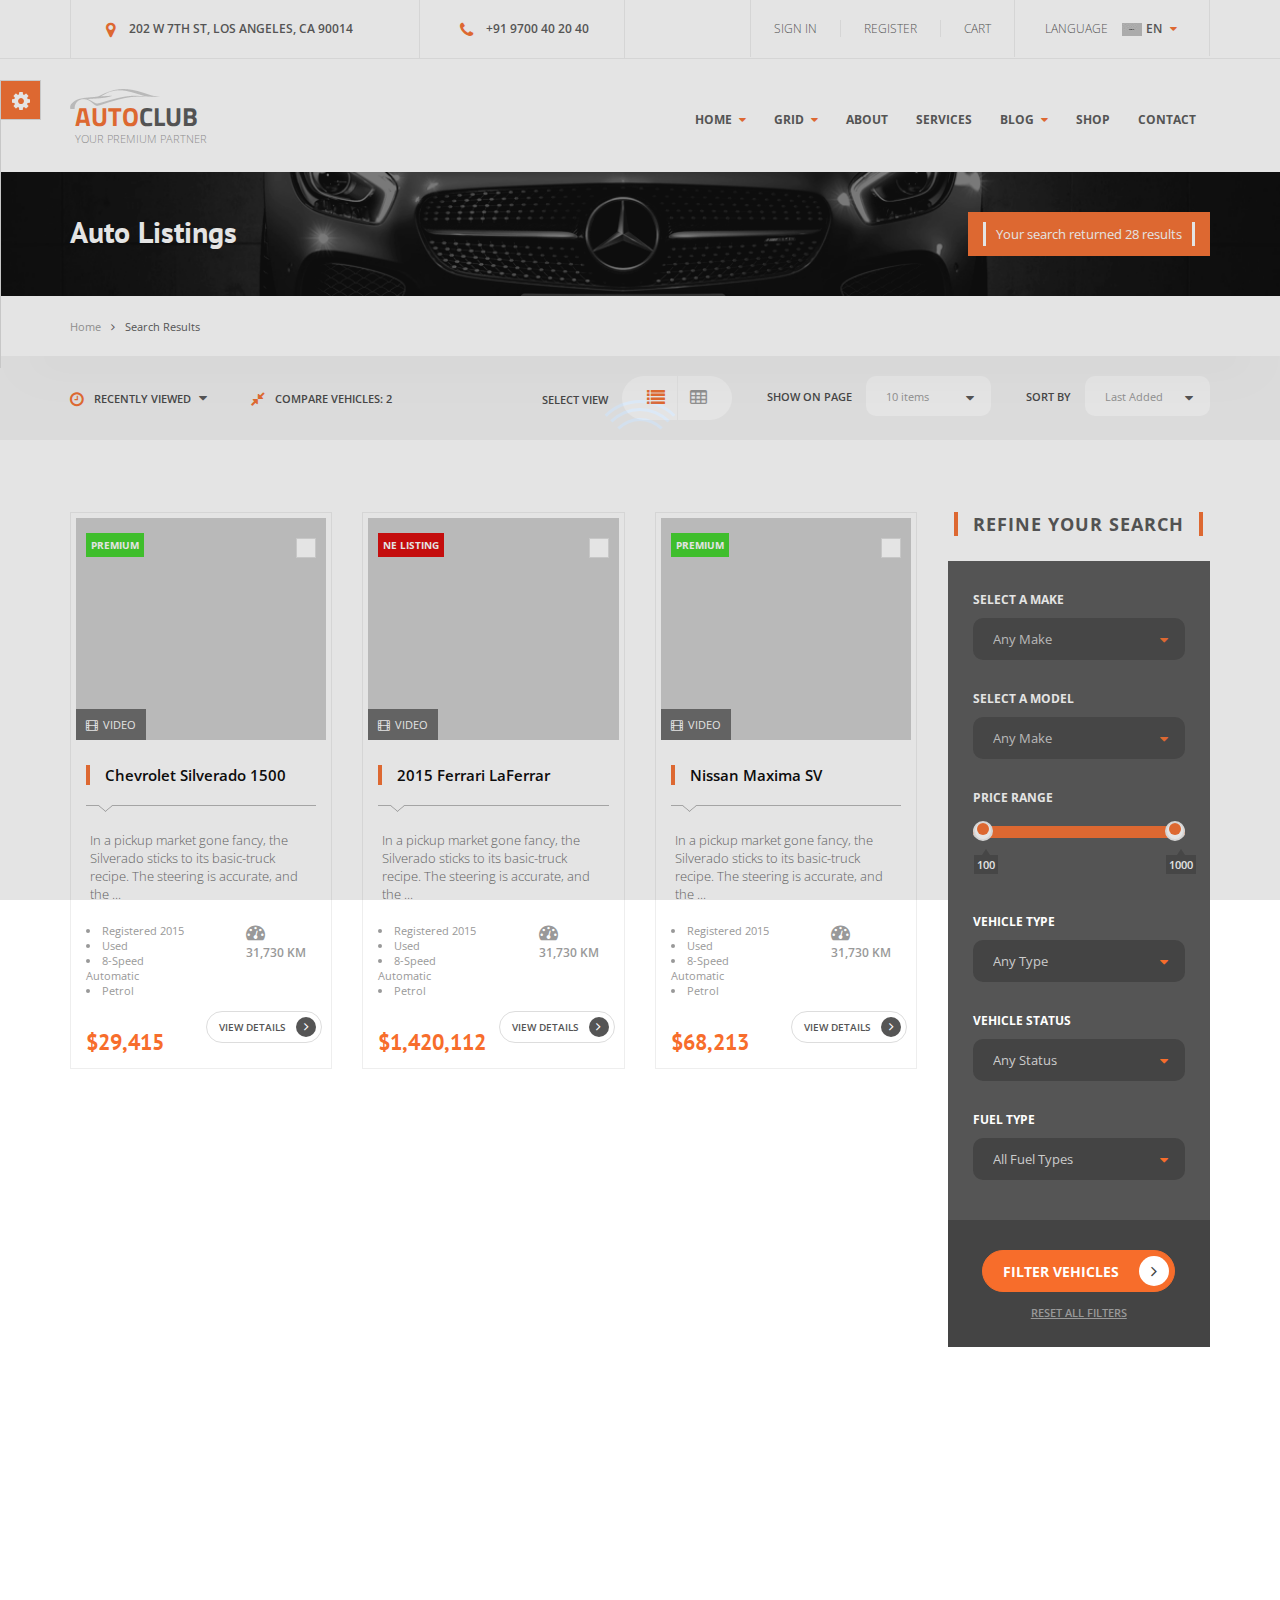
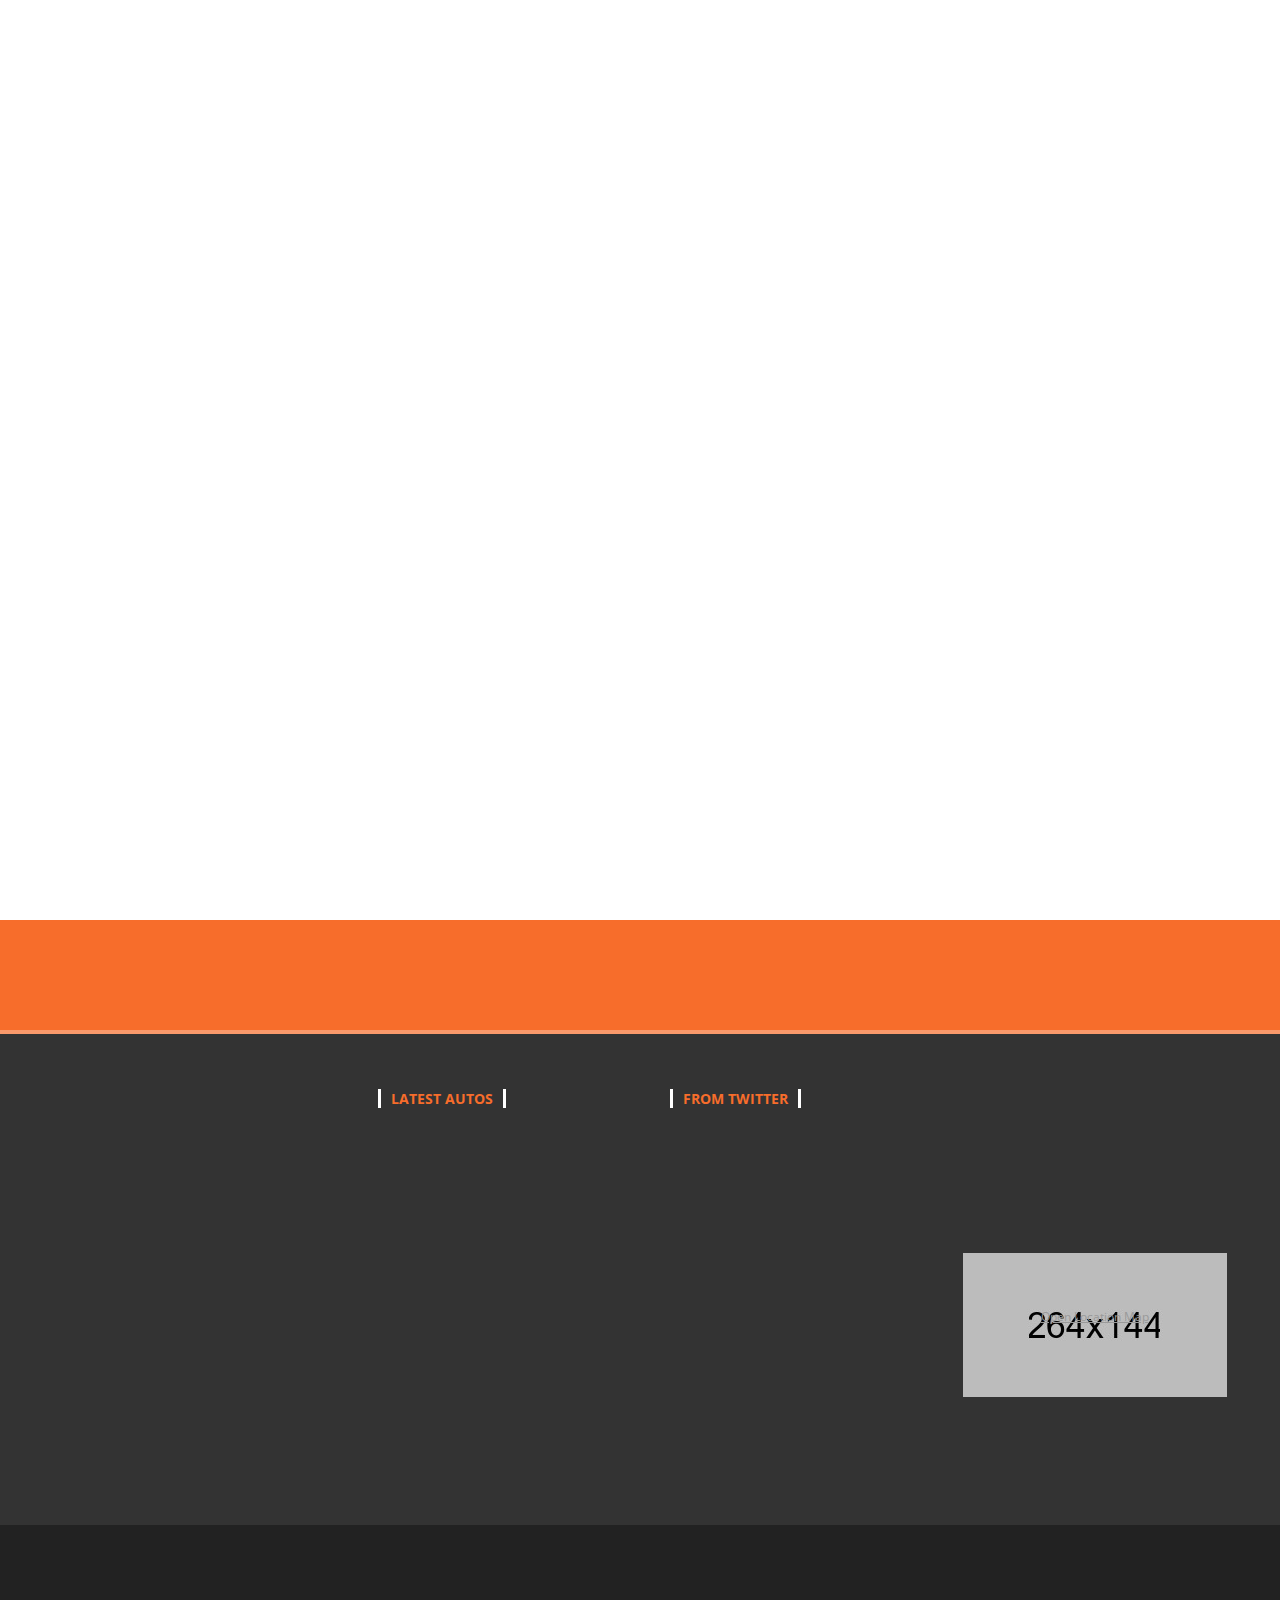
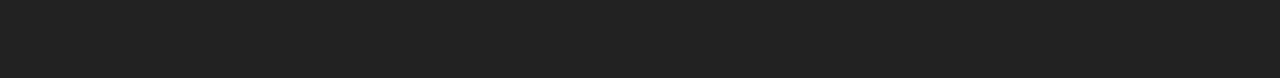
<file: listTable.html>
<!DOCTYPE html>
<html>
	<head>
		<!-- Global site tag (gtag.js) - Google Analytics -->
<script async src="https://www.googletagmanager.com/gtag/js?id=UA-146821435-1"></script>
<script>
  window.dataLayer = window.dataLayer || [];
  function gtag(){dataLayer.push(arguments);}
  gtag('js', new Date());

  gtag('config', 'UA-146821435-1');
</script>

		<meta charset="utf-8"/>
		<meta name="viewport" content="width=device-width, initial-scale=1"/>
		<title>Auto Club</title>

		<link rel="shortcut icon" type="image/x-icon" href="images/favicon.png" />

		<link href="css/master.css" rel="stylesheet">

		<!-- SWITCHER -->
		<link rel="stylesheet" id="switcher-css" type="text/css" href="assets/switcher/css/switcher.css" media="all" />
		<link rel="alternate stylesheet" type="text/css" href="assets/switcher/css/color1.css" title="color1" media="all" data-default-color="true" />
		<link rel="alternate stylesheet" type="text/css" href="assets/switcher/css/color2.css" title="color2" media="all" />
		<link rel="alternate stylesheet" type="text/css" href="assets/switcher/css/color3.css" title="color3" media="all" />
		<link rel="alternate stylesheet" type="text/css" href="assets/switcher/css/color4.css" title="color4" media="all" />
		<link rel="alternate stylesheet" type="text/css" href="assets/switcher/css/color5.css" title="color5" media="all" />
		<link rel="alternate stylesheet" type="text/css" href="assets/switcher/css/color6.css" title="color6" media="all" />

		<!--[if lt IE 9]>
		<script src="//oss.maxcdn.com/libs/html5shiv/3.7.0/html5shiv.js"></script>
		<script src="//oss.maxcdn.com/libs/respond.js/1.4.2/respond.min.js"></script>
		<![endif]-->

	</head>
	<body class="m-listTable" data-scrolling-animations="true" data-equal-height=".b-items__cell">

		<!-- Loader -->
		<div id="page-preloader"><span class="spinner"></span></div>
		<!-- Loader end -->
		<!-- Start Switcher -->
		<div class="switcher-wrapper">	
			<div class="demo_changer">
				<div class="demo-icon customBgColor"><i class="fa fa-cog fa-spin fa-2x"></i></div>
				<div class="form_holder">
					<div class="row">
						<div class="col-lg-12 col-md-12 col-sm-12 col-xs-12">
							<div class="predefined_styles">
								<div class="skin-theme-switcher">
									<h4>Color</h4>
									<a href="#" data-switchcolor="color1" class="styleswitch" style="background-color:#f76d2b;"> </a>
									<a href="#" data-switchcolor="color2" class="styleswitch" style="background-color:#de483d;"> </a>
									<a href="#" data-switchcolor="color3" class="styleswitch" style="background-color:#228dcb;"> </a>
									<a href="#" data-switchcolor="color4" class="styleswitch" style="background-color:#00bff3;"> </a>
									<a href="#" data-switchcolor="color5" class="styleswitch" style="background-color:#2dcc70;"> </a>
									<a href="#" data-switchcolor="color6" class="styleswitch" style="background-color:#6054c2;"> </a>
								</div>
							</div>
						</div>
					</div>
				</div>
			</div>
		</div>
		<!-- End Switcher -->

		<header class="b-topBar wow slideInDown" data-wow-delay="0.7s">
			<div class="container">
				<div class="row">
					<div class="col-md-4 col-xs-6">
						<div class="b-topBar__addr">
							<span class="fa fa-map-marker"></span>
							202 W 7TH ST, LOS ANGELES, CA 90014
						</div>
					</div>
					<div class="col-md-2 col-xs-6">
						<div class="b-topBar__tel">
							<span class="fa fa-phone"></span>
							+91 9700 40 20 40
						</div>
					</div>
					<div class="col-md-4 col-xs-6">
						<nav class="b-topBar__nav">
							<ul>
								<li><a href="#">Cart</a></li>
								<li><a href="#">Register</a></li>
								<li><a href="#">Sign in</a></li>
							</ul>
						</nav>
					</div>
					<div class="col-md-2 col-xs-6">
						<div class="b-topBar__lang">
							<div class="dropdown">
								<a href="#" class="dropdown-toggle" data-toggle='dropdown'>Language</a>
								<a class="m-langLink dropdown-toggle" data-toggle='dropdown' href="#"><span class="b-topBar__lang-flag m-en"></span>EN<span class="fa fa-caret-down"></span></a>
								<ul class="dropdown-menu h-lang">
									<li><a class="m-langLink dropdown-toggle" data-toggle='dropdown' href="#"><span class="b-topBar__lang-flag m-en"></span>EN</a></li>
									<li><a class="m-langLink dropdown-toggle" data-toggle='dropdown' href="#"><span class="b-topBar__lang-flag m-es"></span>ES</a></li>
									<li><a class="m-langLink dropdown-toggle" data-toggle='dropdown' href="#"><span class="b-topBar__lang-flag m-de"></span>DE</a></li>
									<li><a class="m-langLink dropdown-toggle" data-toggle='dropdown' href="#"><span class="b-topBar__lang-flag m-fr"></span>FR</a></li>
								</ul>
							</div>
						</div>
					</div>
				</div>
			</div>
		</header><!--b-topBar-->

		<section class="b-modal">
			<div class="modal fade" id="myModal" tabindex="-1" role="dialog" aria-labelledby="myModalLabel" aria-hidden="true">
				<div class="modal-dialog">
					<div class="modal-content">
						<div class="modal-header">
							<button type="button" class="close" data-dismiss="modal" aria-hidden="true">&times;</button>
							<h4 class="modal-title" id="myModalLabel">Video</h4>
						</div>
						<div class="modal-body">
							<iframe width="560" height="315" src="https://www.youtube.com/embed/a_ugz7GoHwY" allowfullscreen></iframe>
						</div>
						<div class="modal-footer">
							<button type="button" class="btn btn-default" data-dismiss="modal">Close</button>
						</div>
					</div>
				</div>
			</div>
		</section><!--b-modal-->
		<nav class="b-nav">
			<div class="container">
				<div class="row">
					<div class="col-sm-3 col-xs-4">
						<div class="b-nav__logo wow slideInLeft" data-wow-delay="0.3s">
							<h3><a href="home.html">Auto<span>Club</span></a></h3>
							<h2><a href="home.html">Your Premium Partner</a></h2>
						</div>
					</div>
					<div class="col-sm-9 col-xs-8">
						<div class="b-nav__list wow slideInRight" data-wow-delay="0.3s">
							<div class="navbar-header">
								<button type="button" class="navbar-toggle" data-toggle="collapse" data-target="#nav">
									<span class="sr-only">Toggle navigation</span>
									<span class="icon-bar"></span>
									<span class="icon-bar"></span>
									<span class="icon-bar"></span>
								</button>
							</div>
							<div class="collapse navbar-collapse navbar-main-slide" id="nav">
								<ul class="navbar-nav-menu">
									<li class="dropdown">
										<a class="dropdown-toggle" data-toggle='dropdown' href="home.html">Home <span class="fa fa-caret-down"></span></a>
										<ul class="dropdown-menu h-nav">
											<li><a href="home.html">Home Page 1</a></li>
											<li><a href="home-2.html">Home Page 2</a></li>
										</ul>
									</li>
									<li class="dropdown">
										<a class="dropdown-toggle" data-toggle='dropdown' href="#">Grid <span class="fa fa-caret-down"></span></a>
										<ul class="dropdown-menu h-nav">
											<li><a href="listings.html">listing 1</a></li>
											<li><a href="listingsTwo.html">listing 2</a></li>
											<li><a href="listTable.html">listing 3</a></li>
											<li><a href="listTableTwo.html">listing 4</a></li>
										</ul>
									</li>
									<!-- <li><a href="compare.html">compare</a></li> -->
									<li><a href="about.html">About</a></li>
									<li><a href="article.html">Services</a></li>
									<li class="dropdown">
										<a class="dropdown-toggle" data-toggle='dropdown' href="#">Blog <span class="fa fa-caret-down"></span></a>
										<ul class="dropdown-menu h-nav">
											<li><a href="blog.html">Blog 1</a></li>
											<li><a href="blogTwo.html">Blog 2</a></li>
											<li><a href="404.html">Page 404</a></li>
										</ul>
									</li>
									<li><a href="submit1.html">Shop</a></li>
									<li><a href="contacts.html">Contact</a></li>
								</ul>
							</div>
						</div>
					</div>
				</div>
			</div>
		</nav><!--b-nav-->

		<section class="b-pageHeader">
			<div class="container">
				<h1 class="wow zoomInLeft" data-wow-delay="0.5s">Auto Listings</h1>
				<div class="b-pageHeader__search wow zoomInRight" data-wow-delay="0.5s">
					<h3>Your search returned 28 results</h3>
				</div>
			</div>
		</section><!--b-pageHeader-->

		<div class="b-breadCumbs s-shadow">
			<div class="container wow zoomInUp" data-wow-delay="0.5s">
				<a href="home.html" class="b-breadCumbs__page">Home</a><span class="fa fa-angle-right"></span><a href="listTable.html" class="b-breadCumbs__page m-active">Search Results</a>
			</div>
		</div><!--b-breadCumbs-->

		<div class="b-infoBar">
			<div class="container">
				<div class="row">
					<div class="col-lg-4 col-xs-12">
						<div class="b-infoBar__compare wow zoomInUp" data-wow-delay="0.5s">
							<div class="dropdown">
								<a href="#" class="dropdown-toggle b-infoBar__compare-item" data-toggle='dropdown'><span class="fa fa-clock-o"></span>RECENTLY VIEWED<span class="fa fa-caret-down"></span></a>
								<ul class="dropdown-menu">
									<li><a href="#">Item</a></li>
									<li><a href="#">Item</a></li>
									<li><a href="#">Item</a></li>
									<li><a href="#">Item</a></li>
								</ul>
							</div>
							<a href="compare.html" class="b-infoBar__compare-item"><span class="fa fa-compress"></span>COMPARE VEHICLES: 2</a>
						</div>
					</div>
					<div class="col-lg-8 col-xs-12">
						<div class="b-infoBar__select wow zoomInUp" data-wow-delay="0.5s">
							<form method="post" action="/">
								<div class="b-infoBar__select-one">
									<span class="b-infoBar__select-one-title">SELECT VIEW</span>
									<a href="listingsTwo.html" class="m-list m-active"><span class="fa fa-list"></span></a>
									<a href="listTableTwo.html" class="m-table"><span class="fa fa-table"></span></a>
								</div>
								<div class="b-infoBar__select-one">
									<span class="b-infoBar__select-one-title">SHOW ON PAGE</span>
									<select name="select1" class="m-select">
										<option value="" selected="">10 items</option>
									</select>
									<span class="fa fa-caret-down"></span>
								</div>
								<div class="b-infoBar__select-one">
									<span class="b-infoBar__select-one-title">SORT BY</span>
									<select name="select2" class="m-select">
										<option value="" selected="">Last Added</option>
									</select>
									<span class="fa fa-caret-down"></span>
								</div>
							</form>
						</div>
					</div>
				</div>
			</div>
		</div><!--b-infoBar-->

		<div class="b-items">
			<div class="container">
				<div class="row">
					<div class="col-lg-9 col-sm-8 col-xs-12">
						<div class="row">
							<div class="col-lg-4 col-md-6 col-xs-12">
								<div class="b-items__cell wow zoomInUp" data-wow-delay="0.5s">
									<div class="b-items__cars-one-img">
										<img class='img-responsive' src="media/260x230/chevroletTable.jpg" alt='chevrolet'/>
										<a data-toggle="modal" data-target="#myModal" href="#" class="b-items__cars-one-img-video"><span class="fa fa-film"></span>VIDEO</a>
										<span class="b-items__cars-one-img-type m-premium">PREMIUM</span>
										<form action="/" method="post">
											<input type="checkbox" name="check1" id='check1'/>
											<label for="check1" class="b-items__cars-one-img-check"><span class="fa fa-check"></span></label>
										</form>
									</div>
									<div class="b-items__cell-info">
										<div class="s-lineDownLeft b-items__cell-info-title">
											<h2 class="">Chevrolet Silverado 1500</h2>
										</div>
										<p>In a pickup market gone fancy, the Silverado sticks to its basic-truck recipe. The steering is accurate, and the ...</p>
										<div class="row m-smallPadding">
											<div class="col-xs-6">
												<ul>
													<li>Registered 2015</li>
													<li>Used</li>
													<li>8-Speed Automatic </li>
													<li>Petrol</li>
												</ul>
												<h5 class="b-items__cell-info-price">$29,415</h5>
											</div>
											<div class="col-xs-6">
												<div class="b-items__cell-info-km">
													<span class="fa fa-tachometer"></span>
													<p>31,730 KM</p>
												</div>
												<a href="#" class="btn m-btn">VIEW DETAILS<span class="fa fa-angle-right"></span></a>
											</div>
										</div>
									</div>
								</div>
							</div>
							<div class="col-lg-4 col-md-6 col-xs-12">
								<div class="b-items__cell wow zoomInUp" data-wow-delay="0.5s">
									<div class="b-items__cars-one-img">
										<img class='img-responsive' src="media/260x230/ferrariTable.jpg" alt='ferrari'/>
										<a data-toggle="modal" data-target="#myModal" href="#" class="b-items__cars-one-img-video"><span class="fa fa-film"></span>VIDEO</a>
										<span class="b-items__cars-one-img-type m-listing">NE LISTING</span>
										<form action="/" method="post">
											<input type="checkbox" name="check2" id='check2'/>
											<label for="check2" class="b-items__cars-one-img-check"><span class="fa fa-check"></span></label>
										</form>
									</div>
									<div class="b-items__cell-info">
										<div class="s-lineDownLeft b-items__cell-info-title">
											<h2 class="">2015 Ferrari LaFerrar</h2>
										</div>
										<p>In a pickup market gone fancy, the Silverado sticks to its basic-truck recipe. The steering is accurate, and the ...</p>
										<div class="row m-smallPadding">
											<div class="col-xs-6">
												<ul>
													<li>Registered 2015</li>
													<li>Used</li>
													<li>8-Speed Automatic </li>
													<li>Petrol</li>
												</ul>
												<h5 class="b-items__cell-info-price">$1,420,112</h5>
											</div>
											<div class="col-xs-6">
												<div class="b-items__cell-info-km">
													<span class="fa fa-tachometer"></span>
													<p>31,730 KM</p>
												</div>
												<a href="#" class="btn m-btn">VIEW DETAILS<span class="fa fa-angle-right"></span></a>
											</div>
										</div>
									</div>
								</div>
							</div>
							<div class="col-lg-4 col-md-6 col-xs-12">
								<div class="b-items__cell wow zoomInUp" data-wow-delay="0.5s">
									<div class="b-items__cars-one-img">
										<img class='img-responsive' src="media/260x230/maximaTable.jpg" alt='maxima'/>
										<a data-toggle="modal" data-target="#myModal" href="#" class="b-items__cars-one-img-video"><span class="fa fa-film"></span>VIDEO</a>
										<span class="b-items__cars-one-img-type m-premium">PREMIUM</span>
										<form action="/" method="post">
											<input type="checkbox" name="check3" id='check3'/>
											<label for="check3" class="b-items__cars-one-img-check"><span class="fa fa-check"></span></label>
										</form>
									</div>
									<div class="b-items__cell-info">
										<div class="s-lineDownLeft b-items__cell-info-title">
											<h2 class="">Nissan Maxima SV</h2>
										</div>
										<p>In a pickup market gone fancy, the Silverado sticks to its basic-truck recipe. The steering is accurate, and the ...</p>
										<div class="row m-smallPadding">
											<div class="col-xs-6">
												<ul>
													<li>Registered 2015</li>
													<li>Used</li>
													<li>8-Speed Automatic </li>
													<li>Petrol</li>
												</ul>
												<h5 class="b-items__cell-info-price">$68,213</h5>
											</div>
											<div class="col-xs-6">
												<div class="b-items__cell-info-km">
													<span class="fa fa-tachometer"></span>
													<p>31,730 KM</p>
												</div>
												<a href="#" class="btn m-btn">VIEW DETAILS<span class="fa fa-angle-right"></span></a>
											</div>
										</div>
									</div>
								</div>
							</div>
							<div class="col-lg-4 col-md-6 col-xs-12">
								<div class="b-items__cell wow zoomInUp" data-wow-delay="0.5s">
									<div class="b-items__cars-one-img">
										<img class='img-responsive' src="media/260x230/mersTable.jpg" alt='mers'/>
										<a data-toggle="modal" data-target="#myModal" href="#" class="b-items__cars-one-img-video"><span class="fa fa-film"></span>VIDEO</a>
										<form action="/" method="post">
											<input type="checkbox" name="check4" id='check4'/>
											<label for="check4" class="b-items__cars-one-img-check"><span class="fa fa-check"></span></label>
										</form>
									</div>
									<div class="b-items__cell-info">
										<div class="s-lineDownLeft b-items__cell-info-title">
											<h2 class="">Mercedes-Benz GL63 AMG</h2>
										</div>
										<p>In a pickup market gone fancy, the Silverado sticks to its basic-truck recipe. The steering is accurate, and the ...</p>
										<div class="row m-smallPadding">
											<div class="col-xs-6">
												<ul>
													<li>Registered 2015</li>
													<li>Used</li>
													<li>8-Speed Automatic </li>
													<li>Petrol</li>
												</ul>
												<h5 class="b-items__cell-info-price">$29,415</h5>
											</div>
											<div class="col-xs-6">
												<div class="b-items__cell-info-km">
													<span class="fa fa-tachometer"></span>
													<p>31,730 KM</p>
												</div>
												<a href="#" class="btn m-btn">VIEW DETAILS<span class="fa fa-angle-right"></span></a>
											</div>
										</div>
									</div>
								</div>
							</div>
							<div class="col-lg-4 col-md-6 col-xs-12">
								<div class="b-items__cell wow zoomInUp" data-wow-delay="0.5s">
									<div class="b-items__cars-one-img">
										<img class='img-responsive' src="media/260x230/audiTable.jpg" alt='audi'/>
										<a data-toggle="modal" data-target="#myModal" href="#" class="b-items__cars-one-img-video"><span class="fa fa-film"></span>VIDEO</a>
										<span class="b-items__cars-one-img-type m-listing">NEW LISTING</span>
										<form action="/" method="post">
											<input type="checkbox" name="check5" id='check5'/>
											<label for="check5" class="b-items__cars-one-img-check"><span class="fa fa-check"></span></label>
										</form>
									</div>
									<div class="b-items__cell-info">
										<div class="s-lineDownLeft b-items__cell-info-title">
											<h2 class="">Audi S4 3.0L V6 Turbo</h2>
										</div>
										<p>In a pickup market gone fancy, the Silverado sticks to its basic-truck recipe. The steering is accurate, and the ...</p>
										<div class="row m-smallPadding">
											<div class="col-xs-6">
												<ul>
													<li>Registered 2015</li>
													<li>Used</li>
													<li>8-Speed Automatic </li>
													<li>Petrol</li>
												</ul>
												<h5 class="b-items__cell-info-price">$63,218</h5>
											</div>
											<div class="col-xs-6">
												<div class="b-items__cell-info-km">
													<span class="fa fa-tachometer"></span>
													<p>31,730 KM</p>
												</div>
												<a href="#" class="btn m-btn">VIEW DETAILS<span class="fa fa-angle-right"></span></a>
											</div>
										</div>
									</div>
								</div>
							</div>
							<div class="col-lg-4 col-md-6 col-xs-12">
								<div class="b-items__cell wow zoomInUp" data-wow-delay="0.5s">
									<div class="b-items__cars-one-img">
										<img class='img-responsive' src="media/260x230/toyotaTable.jpg" alt='toyota'/>
										<a data-toggle="modal" data-target="#myModal" href="#" class="b-items__cars-one-img-video"><span class="fa fa-film"></span>VIDEO</a>
										<span class="b-items__cars-one-img-type m-premium">PREMIUM</span>
										<form action="/" method="post">
											<input type="checkbox" name="check6" id='check6'/>
											<label for="check6" class="b-items__cars-one-img-check"><span class="fa fa-check"></span></label>
										</form>
									</div>
									<div class="b-items__cell-info">
										<div class="s-lineDownLeft b-items__cell-info-title">
											<h2 class="">Toyota RAV4 A Class</h2>
										</div>
										<p>In a pickup market gone fancy, the Silverado sticks to its basic-truck recipe. The steering is accurate, and the ...</p>
										<div class="row m-smallPadding">
											<div class="col-xs-6">
												<ul>
													<li>Registered 2015</li>
													<li>Used</li>
													<li>8-Speed Automatic </li>
													<li>Petrol</li>
												</ul>
												<h5 class="b-items__cell-info-price">$48,715</h5>
											</div>
											<div class="col-xs-6">
												<div class="b-items__cell-info-km">
													<span class="fa fa-tachometer"></span>
													<p>31,730 KM</p>
												</div>
												<a href="#" class="btn m-btn">VIEW DETAILS<span class="fa fa-angle-right"></span></a>
											</div>
										</div>
									</div>
								</div>
							</div>
							<div class="col-lg-4 col-md-6 col-xs-12">
								<div class="b-items__cell wow zoomInUp" data-wow-delay="0.5s">
									<div class="b-items__cars-one-img">
										<img class='img-responsive' src="media/260x230/jaguarTable.jpg" alt='jaguar'/>
										<a data-toggle="modal" data-target="#myModal" href="#" class="b-items__cars-one-img-video"><span class="fa fa-film"></span>VIDEO</a>
										<span class="b-items__cars-one-img-type m-owner">1 OWNER</span>
										<form action="/" method="post">
											<input type="checkbox" name="check7" id='check7'/>
											<label for="check7" class="b-items__cars-one-img-check"><span class="fa fa-check"></span></label>
										</form>
									</div>
									<div class="b-items__cell-info">
										<div class="s-lineDownLeft b-items__cell-info-title">
											<h2 class="">Jaugar XF 250</h2>
										</div>
										<p>In a pickup market gone fancy, the Silverado sticks to its basic-truck recipe. The steering is accurate, and the ...</p>
										<div class="row m-smallPadding">
											<div class="col-xs-6">
												<ul>
													<li>Registered 2015</li>
													<li>Used</li>
													<li>8-Speed Automatic </li>
													<li>Petrol</li>
												</ul>
												<h5 class="b-items__cell-info-price">$68,213</h5>
											</div>
											<div class="col-xs-6">
												<div class="b-items__cell-info-km">
													<span class="fa fa-tachometer"></span>
													<p>31,730 KM</p>
												</div>
												<a href="#" class="btn m-btn">VIEW DETAILS<span class="fa fa-angle-right"></span></a>
											</div>
										</div>
									</div>
								</div>
							</div>
							<div class="col-lg-4 col-md-6 col-xs-12">
								<div class="b-items__cell wow zoomInUp" data-wow-delay="0.5s">
									<div class="b-items__cars-one-img">
										<img class='img-responsive' src="media/260x230/mercTable.jpg" alt='merc'/>
										<a data-toggle="modal" data-target="#myModal" href="#" class="b-items__cars-one-img-video"><span class="fa fa-film"></span>VIDEO</a>
										<form action="/" method="post">
											<input type="checkbox" name="check8" id='check8'/>
											<label for="check8" class="b-items__cars-one-img-check"><span class="fa fa-check"></span></label>
										</form>
									</div>
									<div class="b-items__cell-info">
										<div class="s-lineDownLeft b-items__cell-info-title">
											<h2 class="">Mercedes Benz GL Class</h2>
										</div>
										<p>In a pickup market gone fancy, the Silverado sticks to its basic-truck recipe. The steering is accurate, and the ...</p>
										<div class="row m-smallPadding">
											<div class="col-xs-6">
												<ul>
													<li>Registered 2015</li>
													<li>Used</li>
													<li>8-Speed Automatic </li>
													<li>Petrol</li>
												</ul>
												<h5 class="b-items__cell-info-price">$33,580</h5>
											</div>
											<div class="col-xs-6">
												<div class="b-items__cell-info-km">
													<span class="fa fa-tachometer"></span>
													<p>31,730 KM</p>
												</div>
												<a href="#" class="btn m-btn">VIEW DETAILS<span class="fa fa-angle-right"></span></a>
											</div>
										</div>
									</div>
								</div>
							</div>
							<div class="col-lg-4 col-md-6 col-xs-12">
								<div class="b-items__cell wow zoomInUp" data-wow-delay="0.5s">
									<div class="b-items__cars-one-img">
										<img class='img-responsive' src="media/260x230/lexusTable.jpg" alt='lexus'/>
										<a data-toggle="modal" data-target="#myModal" href="#" class="b-items__cars-one-img-video"><span class="fa fa-film"></span>VIDEO</a>
										<span class="b-items__cars-one-img-type m-listing">NEW LISTING</span>
										<form action="/" method="post">
											<input type="checkbox" name="check9" id='check9'/>
											<label for="check9" class="b-items__cars-one-img-check"><span class="fa fa-check"></span></label>
										</form>
									</div>
									<div class="b-items__cell-info">
										<div class="s-lineDownLeft b-items__cell-info-title">
											<h2 class="">Lexus LS460F Sport</h2>
										</div>
										<p>In a pickup market gone fancy, the Silverado sticks to its basic-truck recipe. The steering is accurate, and the ...</p>
										<div class="row m-smallPadding">
											<div class="col-xs-6">
												<ul>
													<li>Registered 2015</li>
													<li>Used</li>
													<li>8-Speed Automatic </li>
													<li>Petrol</li>
												</ul>
												<h5 class="b-items__cell-info-price">$1,420,112</h5>
											</div>
											<div class="col-xs-6">
												<div class="b-items__cell-info-km">
													<span class="fa fa-tachometer"></span>
													<p>31,730 KM</p>
												</div>
												<a href="#" class="btn m-btn">VIEW DETAILS<span class="fa fa-angle-right"></span></a>
											</div>
										</div>
									</div>
								</div>
							</div>
						</div>
						<div class="b-items__pagination">
							<div class="b-items__pagination-main wow zoomInUp" data-wow-delay="0.5s">
								<a href="#" class="m-left"><span class="fa fa-angle-left"></span></a>
								<span class="m-active"><a href="#">1</a></span>
								<span><a href="#">2</a></span>
								<span><a href="#">3</a></span>
								<span><a href="#">4</a></span>
								<a href="#" class="m-right"><span class="fa fa-angle-right"></span></a>    
							</div>
						</div>
					</div>
					<div class="col-lg-3 col-sm-4 col-xs-12">
						<aside class="b-items__aside">
							<h2 class="s-title wow zoomInUp" data-wow-delay="0.5s">REFINE YOUR SEARCH</h2>
							<div class="b-items__aside-main wow zoomInUp" data-wow-delay="0.5s">
								<form>
									<div class="b-items__aside-main-body">
										<div class="b-items__aside-main-body-item">
											<label>SELECT A MAKE</label>
											<div>
												<select name="select1" class="m-select">
													<option value="" selected="">Any Make</option>
												</select>
												<span class="fa fa-caret-down"></span>
											</div>
										</div>
										<div class="b-items__aside-main-body-item">
											<label>SELECT A MODEL</label>
											<div>
												<select name="select1" class="m-select">
													<option value="" selected="">Any Make</option>
												</select>
												<span class="fa fa-caret-down"></span>
											</div>
										</div>
										<div class="b-items__aside-main-body-item">
											<label>PRICE RANGE</label>
											<div class="slider"></div>
											<input type="hidden" name="min" value="100" class="j-min" />
											<input type="hidden" name="max" value="1000" class="j-max" />
										</div>
										<div class="b-items__aside-main-body-item">
											<label>VEHICLE TYPE</label>
											<div>
												<select name="select1" class="m-select">
													<option value="" selected="">Any Type</option>
												</select>
												<span class="fa fa-caret-down"></span>
											</div>
										</div>
										<div class="b-items__aside-main-body-item">
											<label>VEHICLE STATUS</label>
											<div>
												<select name="select1" class="m-select">
													<option value="" selected="">Any Status</option>
												</select>
												<span class="fa fa-caret-down"></span>
											</div>
										</div>
										<div class="b-items__aside-main-body-item">
											<label>FUEL TYPE</label>
											<div>
												<select name="select1" class="m-select">
													<option value="" selected="">All Fuel Types</option>
												</select>
												<span class="fa fa-caret-down"></span>
											</div>
										</div>
									</div>
									<footer class="b-items__aside-main-footer">
										<button type="submit" class="btn m-btn">FILTER VEHICLES<span class="fa fa-angle-right"></span></button><br />
										<a href="">RESET ALL FILTERS</a>
									</footer>
								</form>
							</div>
							<div class="b-items__aside-sell wow zoomInUp" data-wow-delay="0.5s">
								<div class="b-items__aside-sell-img">
									<h3>SELL YOUR CAR</h3>
								</div>
								<div class="b-items__aside-sell-info">
									<p>
										Nam tellus enimds eleifend dignis lsim
										biben edum tristique sed metus fusce
										Maecenas lobortis.
									</p>
									<a href="submit1.html" class="btn m-btn">REGISTER NOW<span class="fa fa-angle-right"></span></a>
								</div>
							</div>
						</aside>
					</div>
				</div>
			</div>
		</div><!--b-items-->

		<div class="b-features">
			<div class="container">
				<div class="row">
					<div class="col-md-9 col-md-offset-3 col-xs-6 col-xs-offset-6">
						<ul class="b-features__items">
							<li class="wow zoomInUp" data-wow-delay="0.3s" data-wow-offset="100">Low Prices, No Haggling</li>
							<li class="wow zoomInUp" data-wow-delay="0.3s" data-wow-offset="100">Largest Car Dealership</li>
							<li class="wow zoomInUp" data-wow-delay="0.3s" data-wow-offset="100">Multipoint Safety Check</li>
						</ul>
					</div>
				</div>
			</div>
		</div><!--b-features-->

		<div class="b-info">
			<div class="container">
				<div class="row">
					<div class="col-md-3 col-xs-6">
						<aside class="b-info__aside wow zoomInLeft" data-wow-delay="0.3s">
							<article class="b-info__aside-article">
								<h3>OPENING HOURS</h3>
								<div class="b-info__aside-article-item">
									<h6>Sales Department</h6>
									<p>Mon-Sat : 8:00am - 5:00pm<br />
										Sunday is closed</p>
								</div>
								<div class="b-info__aside-article-item">
									<h6>Service Department</h6>
									<p>Mon-Sat : 8:00am - 5:00pm<br />
										Sunday is closed</p>
								</div>
							</article>
							<article class="b-info__aside-article">
								<h3>About us</h3>
								<p>Vestibulum varius od lio eget conseq
									uat blandit, lorem auglue comm lodo 
									nisl non ultricies lectus nibh mas lsa 
									Duis scelerisque aliquet. Ante donec
									libero pede porttitor dacu msan esct
									venenatis quis.</p>
							</article>
							<a href="about.html" class="btn m-btn">Read More<span class="fa fa-angle-right"></span></a>
						</aside>
					</div>
					<div class="col-md-3 col-xs-6">
						<div class="b-info__latest">
							<h3>LATEST AUTOS</h3>
							<div class="b-info__latest-article wow zoomInUp" data-wow-delay="0.3s">
								<div class="b-info__latest-article-photo m-audi"></div>
								<div class="b-info__latest-article-info">
									<h6><a href="#">MERCEDES-AMG GT S</a></h6>
									<p><span class="fa fa-tachometer"></span> 35,000 KM</p>
								</div>
							</div>
							<div class="b-info__latest-article wow zoomInUp" data-wow-delay="0.3s">
								<div class="b-info__latest-article-photo m-audiSpyder"></div>
								<div class="b-info__latest-article-info">
									<h6><a href="#">AUDI R8 SPYDER V-8</a></h6>
									<p><span class="fa fa-tachometer"></span> 35,000 KM</p>
								</div>
							</div>
							<div class="b-info__latest-article wow zoomInUp" data-wow-delay="0.3s">
								<div class="b-info__latest-article-photo m-aston"></div>
								<div class="b-info__latest-article-info">
									<h6><a href="#">ASTON MARTIN VANTAGE</a></h6>
									<p><span class="fa fa-tachometer"></span> 35,000 KM</p>
								</div>
							</div>
						</div>
					</div>
					<div class="col-md-3 col-xs-6">
						<div class="b-info__twitter">
							<h3>from twitter</h3>
							<div class="b-info__twitter-article wow zoomInUp" data-wow-delay="0.3s">
								<div class="b-info__twitter-article-icon"><span class="fa fa-twitter"></span></div>
								<div class="b-info__twitter-article-content">
									<p>Duis scelerisque aliquet ante donec libero pede porttitor dacu</p>
									<span>20 minutes ago</span>
								</div>
							</div>
							<div class="b-info__twitter-article wow zoomInUp" data-wow-delay="0.3s">
								<div class="b-info__twitter-article-icon"><span class="fa fa-twitter"></span></div>
								<div class="b-info__twitter-article-content">
									<p>Duis scelerisque aliquet ante donec libero pede porttitor dacu</p>
									<span>20 minutes ago</span>
								</div>
							</div>
							<div class="b-info__twitter-article wow zoomInUp" data-wow-delay="0.3s">
								<div class="b-info__twitter-article-icon"><span class="fa fa-twitter"></span></div>
								<div class="b-info__twitter-article-content">
									<p>Duis scelerisque aliquet ante donec libero pede porttitor dacu</p>
									<span>20 minutes ago</span>
								</div>
							</div>
						</div>
					</div>
					<div class="col-md-3 col-xs-6">
						<address class="b-info__contacts wow zoomInUp" data-wow-delay="0.3s">
							<p>contact us</p>
							<div class="b-info__contacts-item">
								<span class="fa fa-map-marker"></span>
								<em>202 W 7th St, Suite 233 Los Angeles,
									California 90014 USA</em>
							</div>
							<div class="b-info__contacts-item">
								<span class="fa fa-phone"></span>
								<em>Phone:  +91 9700 40 20 40</em>
							</div>
							<div class="b-info__contacts-item">
								<span class="fa fa-fax"></span>
								<em>FAX:  +91 9700 40 20 40</em>
							</div>
							<div class="b-info__contacts-item">
								<span class="fa fa-envelope"></span>
								<em>Email:  info@domain.com</em>
							</div>
						</address>
						<address class="b-info__map">
							<a href="contacts.html">Open Location Map</a>
						</address>
					</div>
				</div>
			</div>
		</div><!--b-info-->

		<footer class="b-footer">
			<a id="to-top" href="#this-is-top"><i class="fa fa-chevron-up"></i></a>
			<div class="container">
				<div class="row">
					<div class="col-xs-4">
						<div class="b-footer__company wow fadeInLeft" data-wow-delay="0.3s">
							<div class="b-nav__logo">
								<h3><a href="home.html">Auto<span>Club</span></a></h3>
							</div>
							<p>&copy; 2019 Designed by IvyClub.</p>
						</div>
					</div>
					<div class="col-xs-8">
						<div class="b-footer__content wow fadeInRight" data-wow-delay="0.3s">
							<div class="b-footer__content-social">
								<a href="https://www.facebook.com/IvyClub-104876430887814" target="_blank"><span class="fa fa-facebook-square"></span></a>
								<!-- <a href="#"><span class="fa fa-twitter-square"></span></a> -->
								<!-- <a href="#"><span class="fa fa-google-plus-square"></span></a> -->
								<!-- <a href="#"><span class="fa fa-instagram"></span></a> -->
								<!-- <a href="#"><span class="fa fa-youtube-square"></span></a> -->
								<a href="https://www.linkedin.com/company/ivyclub/" target="_blank"><span class="fa fa-linkedin-square"></span></a>
							</div>
							<nav class="b-footer__content-nav">
								<ul>
									<li><a href="home.html">Home</a></li>
									<li><a href="404.html">Pages</a></li>
									<li><a href="listings.html">Inventory</a></li>
									<li><a href="about.html">About</a></li>
									<li><a href="404.html">Services</a></li>
									<li><a href="blog.html">Blog</a></li>
									<li><a href="listTable.html">Shop</a></li>
									<li><a href="contacts.html">Contact</a></li>
								</ul>
							</nav>
						</div>
					</div>
				</div>
			</div>
		</footer><!--b-footer-->
		<!--Main-->   
		<script src="js/jquery-1.11.3.min.js"></script>
		<script src="js/jquery-ui.min.js"></script>
		<script src="js/bootstrap.min.js"></script>
		<script src="js/modernizr.custom.js"></script>

		<script src="assets/rendro-easy-pie-chart/dist/jquery.easypiechart.min.js"></script>
		<script src="js/waypoints.min.js"></script>
		<script src="js/jquery.easypiechart.min.js"></script>
		<script src="js/classie.js"></script>

		<!--Switcher-->
		<script src="assets/switcher/js/switcher.js"></script>
		<!--Owl Carousel-->
		<script src="assets/owl-carousel/owl.carousel.min.js"></script>
		<!--bxSlider-->
		<script src="assets/bxslider/jquery.bxslider.js"></script>
		<!-- jQuery UI Slider -->
		<script src="assets/slider/jquery.ui-slider.js"></script>

		<!--Theme-->
		<script src="js/jquery.smooth-scroll.js"></script>
		<script src="js/wow.min.js"></script>
		<script src="js/jquery.placeholder.min.js"></script>
		<script src="js/theme.js"></script>
	</body>
</html>
</file>
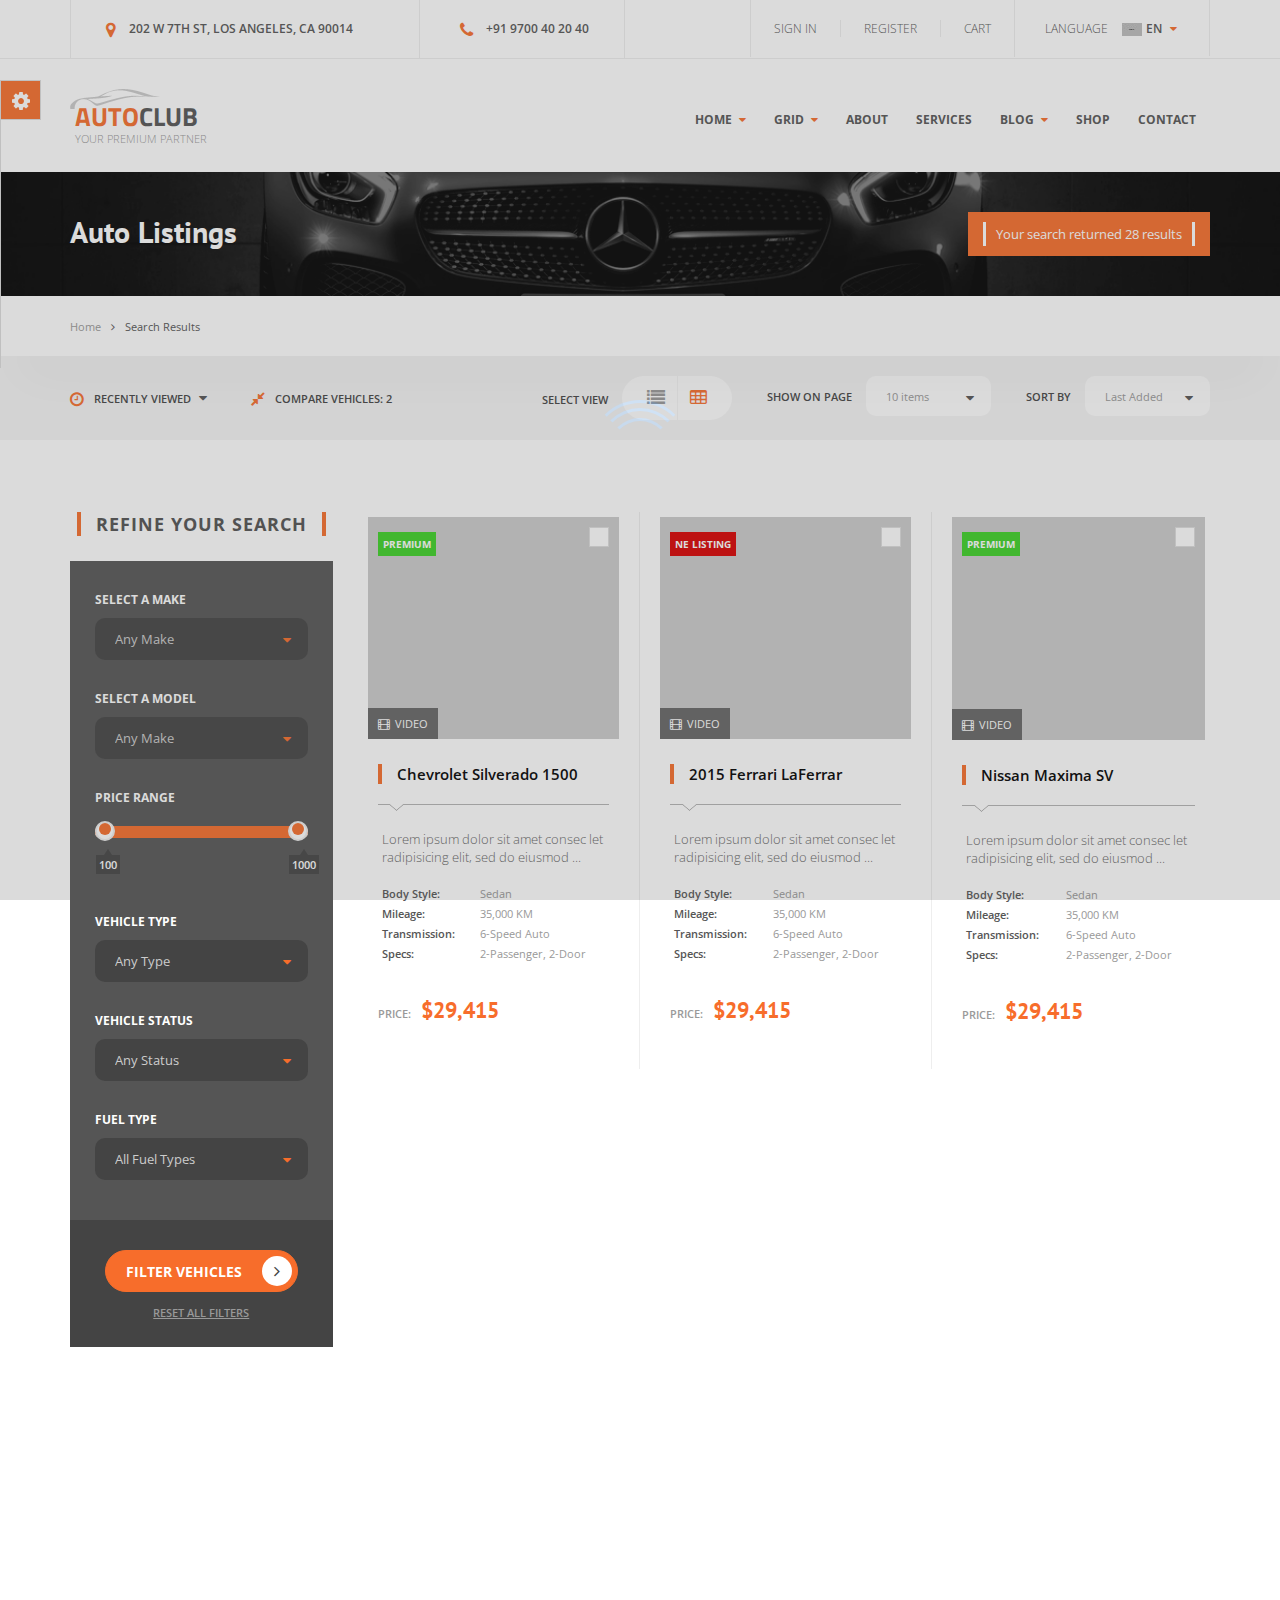
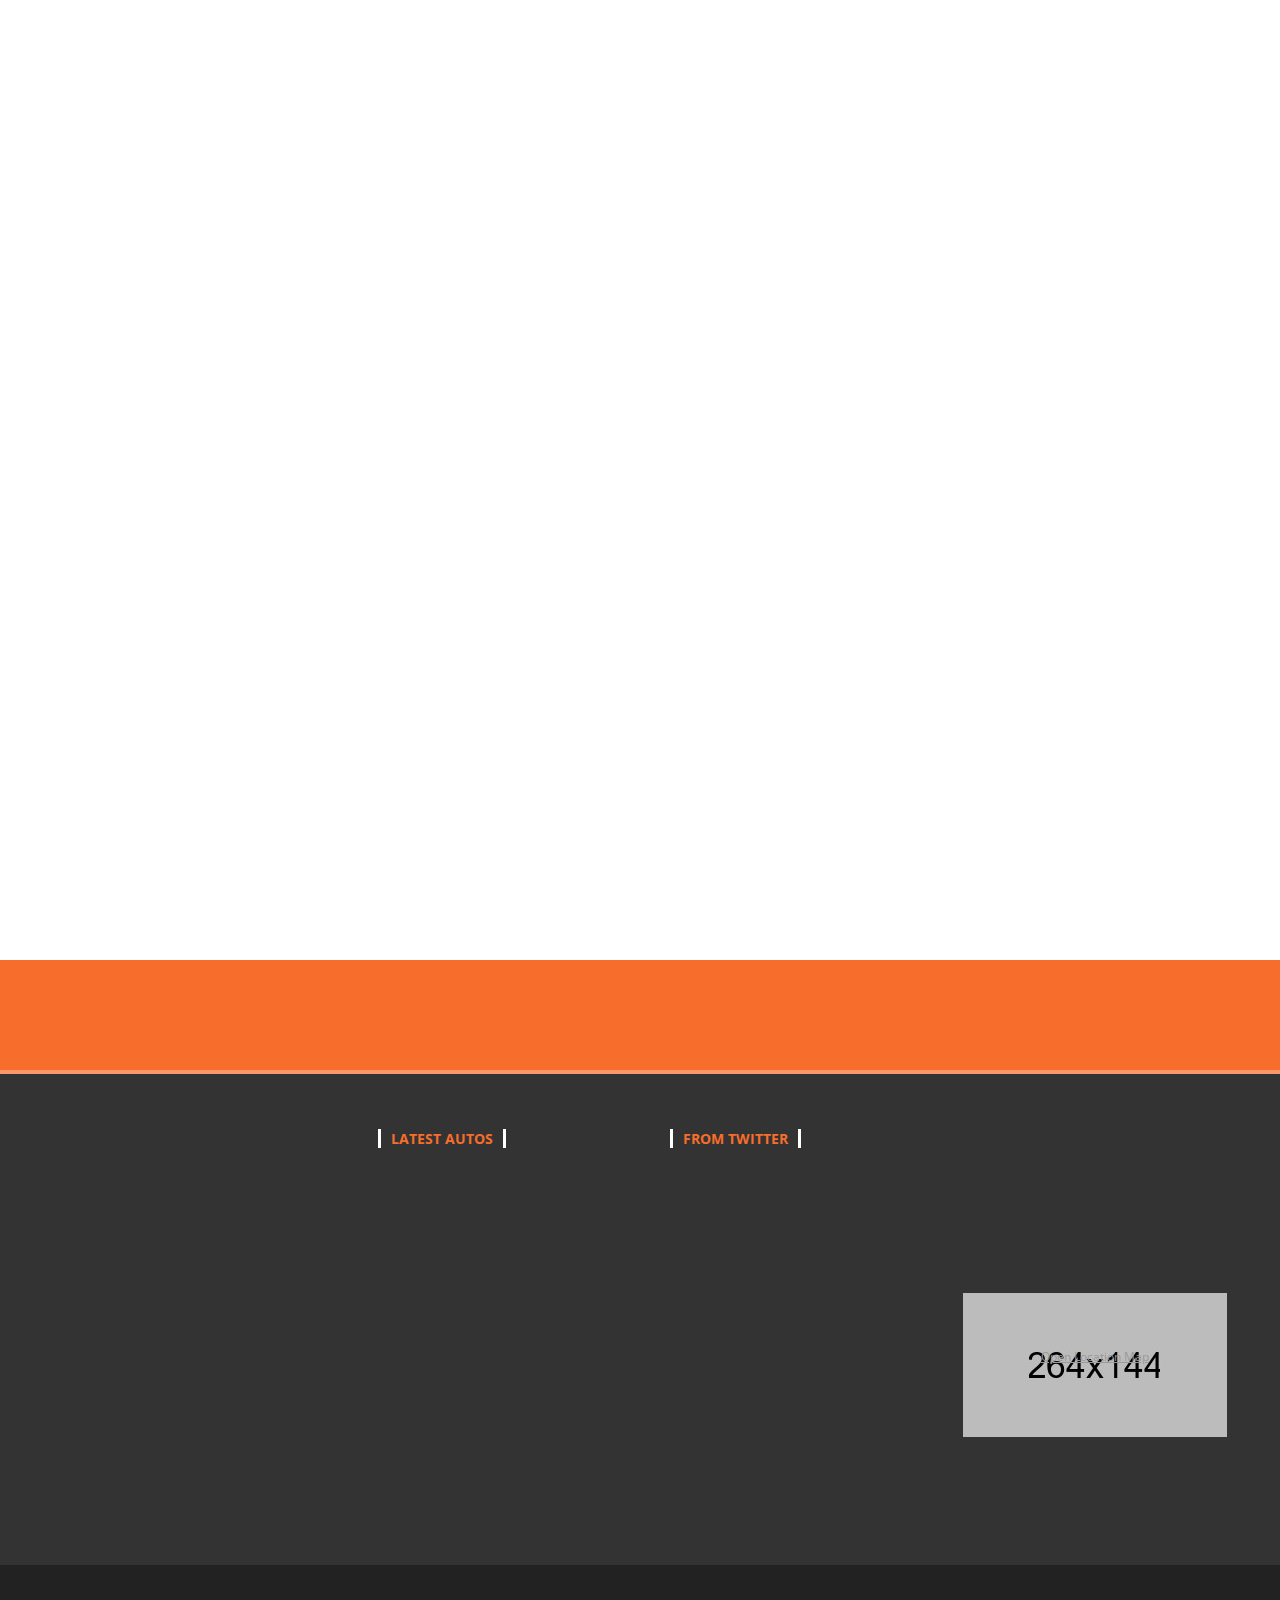
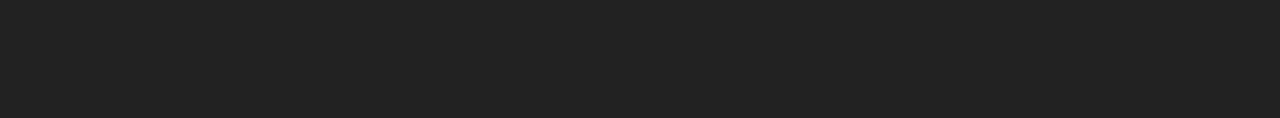
<file: listTableTwo.html>
<!DOCTYPE html>
<html>
	<head>
		<!-- Global site tag (gtag.js) - Google Analytics -->
<script async src="https://www.googletagmanager.com/gtag/js?id=UA-146821435-1"></script>
<script>
  window.dataLayer = window.dataLayer || [];
  function gtag(){dataLayer.push(arguments);}
  gtag('js', new Date());

  gtag('config', 'UA-146821435-1');
</script>

		<meta charset="utf-8"/>
		<meta name="viewport" content="width=device-width, initial-scale=1"/>
		<title>Auto Club</title>

		<link rel="shortcut icon" type="image/x-icon" href="images/favicon.png" />

		<link href="css/master.css" rel="stylesheet">

		<!-- SWITCHER -->
		<link rel="stylesheet" id="switcher-css" type="text/css" href="assets/switcher/css/switcher.css" media="all" />
		<link rel="alternate stylesheet" type="text/css" href="assets/switcher/css/color1.css" title="color1" media="all" data-default-color="true" />
		<link rel="alternate stylesheet" type="text/css" href="assets/switcher/css/color2.css" title="color2" media="all" />
		<link rel="alternate stylesheet" type="text/css" href="assets/switcher/css/color3.css" title="color3" media="all" />
		<link rel="alternate stylesheet" type="text/css" href="assets/switcher/css/color4.css" title="color4" media="all" />
		<link rel="alternate stylesheet" type="text/css" href="assets/switcher/css/color5.css" title="color5" media="all" />
		<link rel="alternate stylesheet" type="text/css" href="assets/switcher/css/color6.css" title="color6" media="all" />

		<!--[if lt IE 9]>
		<script src="//oss.maxcdn.com/libs/html5shiv/3.7.0/html5shiv.js"></script>
		<script src="//oss.maxcdn.com/libs/respond.js/1.4.2/respond.min.js"></script>
		<![endif]-->

	</head>
	<body class="m-listTableTwo" data-scrolling-animations="true" data-equal-height=".b-items__cell">

		<!-- Loader -->
		<div id="page-preloader"><span class="spinner"></span></div>
		<!-- Loader end -->
		<!-- Start Switcher -->
		<div class="switcher-wrapper">	
			<div class="demo_changer">
				<div class="demo-icon customBgColor"><i class="fa fa-cog fa-spin fa-2x"></i></div>
				<div class="form_holder">
					<div class="row">
						<div class="col-lg-12 col-md-12 col-sm-12 col-xs-12">
							<div class="predefined_styles">
								<div class="skin-theme-switcher">
									<h4>Color</h4>
									<a href="#" data-switchcolor="color1" class="styleswitch" style="background-color:#f76d2b;"> </a>
									<a href="#" data-switchcolor="color2" class="styleswitch" style="background-color:#de483d;"> </a>
									<a href="#" data-switchcolor="color3" class="styleswitch" style="background-color:#228dcb;"> </a>
									<a href="#" data-switchcolor="color4" class="styleswitch" style="background-color:#00bff3;"> </a>
									<a href="#" data-switchcolor="color5" class="styleswitch" style="background-color:#2dcc70;"> </a>
									<a href="#" data-switchcolor="color6" class="styleswitch" style="background-color:#6054c2;"> </a>
								</div>
							</div>
						</div>
					</div>
				</div>
			</div>
		</div>
		<!-- End Switcher -->

		<section class="b-modal">
			<div class="modal fade" id="myModal" tabindex="-1" role="dialog" aria-labelledby="myModalLabel" aria-hidden="true">
				<div class="modal-dialog ">
					<div class="modal-content">
						<div class="modal-header">
							<button type="button" class="close" data-dismiss="modal" aria-hidden="true">&times;</button>
							<h4 class="modal-title" id="myModalLabel">Video</h4>
						</div>
						<div class="modal-body">
							<iframe width="560" height="315" src="https://www.youtube.com/embed/a_ugz7GoHwY" allowfullscreen></iframe>
						</div>
						<div class="modal-footer">
							<button type="button" class="btn btn-default" data-dismiss="modal">Close</button>
						</div>
					</div>
				</div>
			</div>
		</section><!--b-modal-->
		<header class="b-topBar wow slideInDown" data-wow-delay="0.7s">
			<div class="container">
				<div class="row">
					<div class="col-md-4 col-xs-6">
						<div class="b-topBar__addr">
							<span class="fa fa-map-marker"></span>
							202 W 7TH ST, LOS ANGELES, CA 90014
						</div>
					</div>
					<div class="col-md-2 col-xs-6">
						<div class="b-topBar__tel">
							<span class="fa fa-phone"></span>
							+91 9700 40 20 40
						</div>
					</div>
					<div class="col-md-4 col-xs-6">
						<nav class="b-topBar__nav">
							<ul>
								<li><a href="#">Cart</a></li>
								<li><a href="#">Register</a></li>
								<li><a href="#">Sign in</a></li>
							</ul>
						</nav>
					</div>
					<div class="col-md-2 col-xs-6">
						<div class="b-topBar__lang">
							<div class="dropdown">
								<a href="#" class="dropdown-toggle" data-toggle='dropdown'>Language</a>
								<a class="m-langLink dropdown-toggle" data-toggle='dropdown' href="#"><span class="b-topBar__lang-flag m-en"></span>EN<span class="fa fa-caret-down"></span></a>
								<ul class="dropdown-menu h-lang">
									<li><a class="m-langLink dropdown-toggle" data-toggle='dropdown' href="#"><span class="b-topBar__lang-flag m-en"></span>EN</a></li>
									<li><a class="m-langLink dropdown-toggle" data-toggle='dropdown' href="#"><span class="b-topBar__lang-flag m-es"></span>ES</a></li>
									<li><a class="m-langLink dropdown-toggle" data-toggle='dropdown' href="#"><span class="b-topBar__lang-flag m-de"></span>DE</a></li>
									<li><a class="m-langLink dropdown-toggle" data-toggle='dropdown' href="#"><span class="b-topBar__lang-flag m-fr"></span>FR</a></li>
								</ul>
							</div>
						</div>
					</div>
				</div>
			</div>
		</header><!--b-topBar-->

		<nav class="b-nav">
			<div class="container">
				<div class="row">
					<div class="col-sm-3 col-xs-4">
						<div class="b-nav__logo wow slideInLeft" data-wow-delay="0.3s">
							<h3><a href="home.html">Auto<span>Club</span></a></h3>
							<h2><a href="home.html">Your Premium Partner</a></h2>
						</div>
					</div>
					<div class="col-sm-9 col-xs-8">
						<div class="b-nav__list wow slideInRight" data-wow-delay="0.3s">
							<div class="navbar-header">
								<button type="button" class="navbar-toggle" data-toggle="collapse" data-target="#nav">
									<span class="sr-only">Toggle navigation</span>
									<span class="icon-bar"></span>
									<span class="icon-bar"></span>
									<span class="icon-bar"></span>
								</button>
							</div>
							<div class="collapse navbar-collapse navbar-main-slide" id="nav">
								<ul class="navbar-nav-menu">
									<li class="dropdown">
										<a class="dropdown-toggle" data-toggle='dropdown' href="home.html">Home <span class="fa fa-caret-down"></span></a>
										<ul class="dropdown-menu h-nav">
											<li><a href="home.html">Home Page 1</a></li>
											<li><a href="home-2.html">Home Page 2</a></li>
										</ul>
									</li>
									<li class="dropdown">
										<a class="dropdown-toggle" data-toggle='dropdown' href="#">Grid <span class="fa fa-caret-down"></span></a>
										<ul class="dropdown-menu h-nav">
											<li><a href="listings.html">listing 1</a></li>
											<li><a href="listingsTwo.html">listing 2</a></li>
											<li><a href="listTable.html">listing 3</a></li>
											<li><a href="listTableTwo.html">listing 4</a></li>
										</ul>
									</li>
									<!-- <li><a href="compare.html">compare</a></li> -->
									<li><a href="about.html">About</a></li>
									<li><a href="article.html">Services</a></li>
									<li class="dropdown">
										<a class="dropdown-toggle" data-toggle='dropdown' href="#">Blog <span class="fa fa-caret-down"></span></a>
										<ul class="dropdown-menu h-nav">
											<li><a href="blog.html">Blog 1</a></li>
											<li><a href="blogTwo.html">Blog 2</a></li>
											<li><a href="404.html">Page 404</a></li>
										</ul>
									</li>
									<li><a href="submit1.html">Shop</a></li>
									<li><a href="contacts.html">Contact</a></li>
								</ul>
							</div>
						</div>
					</div>
				</div>
			</div>
		</nav><!--b-nav-->

		<section class="b-pageHeader">
			<div class="container">
				<h1 class="wow zoomInLeft" data-wow-delay="0.5s">Auto Listings</h1>
				<div class="b-pageHeader__search wow zoomInRight" data-wow-delay="0.5s">
					<h3>Your search returned 28 results</h3>
				</div>
			</div>
		</section><!--b-pageHeader-->

		<div class="b-breadCumbs s-shadow">
			<div class="container wow zoomInUp" data-wow-delay="0.5s">
				<a href="home.html" class="b-breadCumbs__page">Home</a><span class="fa fa-angle-right"></span><a href="listTableTwo.html" class="b-breadCumbs__page m-active">Search Results</a>
			</div>
		</div><!--b-breadCumbs-->

		<div class="b-infoBar">
			<div class="container">
				<div class="row">
					<div class="col-lg-4 col-xs-12">
						<div class="b-infoBar__compare wow zoomInUp" data-wow-delay="0.5s">
							<div class="dropdown">
								<a href="#" class="dropdown-toggle b-infoBar__compare-item" data-toggle='dropdown'><span class="fa fa-clock-o"></span>RECENTLY VIEWED<span class="fa fa-caret-down"></span></a>
								<ul class="dropdown-menu">
									<li><a href="#">Item</a></li>
									<li><a href="#">Item</a></li>
									<li><a href="#">Item</a></li>
									<li><a href="#">Item</a></li>
								</ul>
							</div>
							<a href="#" class="b-infoBar__compare-item"><span class="fa fa-compress"></span>COMPARE VEHICLES: 2</a>
						</div>
					</div>
					<div class="col-lg-8 col-xs-12">
						<div class="b-infoBar__select wow zoomInUp" data-wow-delay="0.5s">
							<form method="post" action="/">
								<div class="b-infoBar__select-one">
									<span class="b-infoBar__select-one-title">SELECT VIEW</span>
									<a href="listings.html" class="m-list"><span class="fa fa-list"></span></a>
									<a href="listTableTwo.html" class="m-table m-active"><span class="fa fa-table"></span></a>
								</div>
								<div class="b-infoBar__select-one">
									<span class="b-infoBar__select-one-title">SHOW ON PAGE</span>
									<select name="select1" class="m-select">
										<option value="" selected="">10 items</option>
									</select>
									<span class="fa fa-caret-down"></span>
								</div>
								<div class="b-infoBar__select-one">
									<span class="b-infoBar__select-one-title">SORT BY</span>
									<select name="select2" class="m-select">
										<option value="" selected="">Last Added</option>
									</select>
									<span class="fa fa-caret-down"></span>
								</div>
							</form>
						</div>
					</div>
				</div>
			</div>
		</div><!--b-infoBar-->

		<div class="b-items">
			<div class="container">
				<div class="row">
					<div class="col-lg-3 col-sm-4 col-xs-12">
						<aside class="b-items__aside">
							<h2 class="s-title wow zoomInUp" data-wow-delay="0.5s">REFINE YOUR SEARCH</h2>
							<div class="b-items__aside-main wow zoomInUp" data-wow-delay="0.5s">
								<form>
									<div class="b-items__aside-main-body">
										<div class="b-items__aside-main-body-item">
											<label>SELECT A MAKE</label>
											<div>
												<select name="select1" class="m-select">
													<option value="" selected="">Any Make</option>
												</select>
												<span class="fa fa-caret-down"></span>
											</div>
										</div>
										<div class="b-items__aside-main-body-item">
											<label>SELECT A MODEL</label>
											<div>
												<select name="select1" class="m-select">
													<option value="" selected="">Any Make</option>
												</select>
												<span class="fa fa-caret-down"></span>
											</div>
										</div>
										<div class="b-items__aside-main-body-item">
											<label>PRICE RANGE</label>
											<div class="slider"></div>
											<input type="hidden" name="min" value="100" class="j-min" />
											<input type="hidden" name="max" value="1000" class="j-max" />
										</div>
										<div class="b-items__aside-main-body-item">
											<label>VEHICLE TYPE</label>
											<div>
												<select name="select1" class="m-select">
													<option value="" selected="">Any Type</option>
												</select>
												<span class="fa fa-caret-down"></span>
											</div>
										</div>
										<div class="b-items__aside-main-body-item">
											<label>VEHICLE STATUS</label>
											<div>
												<select name="select1" class="m-select">
													<option value="" selected="">Any Status</option>
												</select>
												<span class="fa fa-caret-down"></span>
											</div>
										</div>
										<div class="b-items__aside-main-body-item">
											<label>FUEL TYPE</label>
											<div>
												<select name="select1" class="m-select">
													<option value="" selected="">All Fuel Types</option>
												</select>
												<span class="fa fa-caret-down"></span>
											</div>
										</div>
									</div>
									<footer class="b-items__aside-main-footer">
										<button type="submit" class="btn m-btn">FILTER VEHICLES<span class="fa fa-angle-right"></span></button><br />
										<a href="">RESET ALL FILTERS</a>
									</footer>
								</form>
							</div>
							<div class="b-items__aside-sell wow zoomInUp" data-wow-delay="0.5s">
								<div class="b-items__aside-sell-img">
									<h3>SELL YOUR CAR</h3>
								</div>
								<div class="b-items__aside-sell-info">
									<p>
										Nam tellus enimds eleifend dignis lsim
										biben edum tristique sed metus fusce
										Maecenas lobortis.
									</p>
									<a href="submit1.html" class="btn m-btn">REGISTER NOW<span class="fa fa-angle-right"></span></a>
								</div>
							</div>
						</aside>
					</div>
					<div class="col-lg-9 col-sm-8 col-xs-12">
						<div class="row m-border">
							<div class="col-lg-4 col-md-6 col-xs-12 wow zoomInUp" data-wow-delay="0.5s">
								<div class="b-items__cell">
									<div class="b-items__cars-one-img">
										<img class='img-responsive' src="media/260x230/chevroletTable.jpg" alt='chevrolet'/>
										<a href="#" data-toggle="modal" data-target="#myModal" class="b-items__cars-one-img-video"><span class="fa fa-film"></span>VIDEO</a>
										<span class="b-items__cars-one-img-type m-premium">PREMIUM</span>
										<form action="/" method="post">
											<input type="checkbox" name="check1" id='check1'/>
											<label for="check1" class="b-items__cars-one-img-check"><span class="fa fa-check"></span></label>
										</form>
									</div>
									<div class="b-items__cell-info">
										<div class="s-lineDownLeft b-items__cell-info-title">
											<h2 class=""><a href="#">Chevrolet Silverado 1500</a></h2>
										</div>
										<p>Lorem ipsum dolor sit amet consec let radipisicing elit, sed do eiusmod  ...</p>
										<div>
											<div class="row m-smallPadding">
												<div class="col-xs-5">
													<span class="b-items__cars-one-info-title">Body Style:</span>
													<span class="b-items__cars-one-info-title">Mileage:</span>
													<span class="b-items__cars-one-info-title">Transmission:</span>
													<span class="b-items__cars-one-info-title">Specs:</span>
												</div>
												<div class="col-xs-7">
													<span class="b-items__cars-one-info-value">Sedan</span>
													<span class="b-items__cars-one-info-value">35,000 KM</span>
													<span class="b-items__cars-one-info-value">6-Speed Auto</span>
													<span class="b-items__cars-one-info-value">2-Passenger, 2-Door</span>
												</div>
											</div>
										</div>
										<h5 class="b-items__cell-info-price"><span>Price:</span>$29,415</h5>
									</div>
								</div>
							</div>
							<div class="col-lg-4 col-md-6 col-xs-12 wow zoomInUp" data-wow-delay="0.5s">
								<div class="b-items__cell">
									<div class="b-items__cars-one-img">
										<img class='img-responsive' src="media/260x230/ferrariTable.jpg" alt='ferrari'/>
										<a data-toggle="modal" data-target="#myModal" href="#" class="b-items__cars-one-img-video"><span class="fa fa-film"></span>VIDEO</a>
										<span class="b-items__cars-one-img-type m-listing">NE LISTING</span>
										<form action="/" method="post">
											<input type="checkbox" name="check2" id='check2'/>
											<label for="check2" class="b-items__cars-one-img-check"><span class="fa fa-check"></span></label>
										</form>
									</div>
									<div class="b-items__cell-info">
										<div class="s-lineDownLeft b-items__cell-info-title">
											<h2 class=""><a href="#">2015 Ferrari LaFerrar</a></h2>
										</div>
										<p>Lorem ipsum dolor sit amet consec let radipisicing elit, sed do eiusmod  ...</p>
										<div>
											<div class="row m-smallPadding">
												<div class="col-xs-5">
													<span class="b-items__cars-one-info-title">Body Style:</span>
													<span class="b-items__cars-one-info-title">Mileage:</span>
													<span class="b-items__cars-one-info-title">Transmission:</span>
													<span class="b-items__cars-one-info-title">Specs:</span>
												</div>
												<div class="col-xs-7">
													<span class="b-items__cars-one-info-value">Sedan</span>
													<span class="b-items__cars-one-info-value">35,000 KM</span>
													<span class="b-items__cars-one-info-value">6-Speed Auto</span>
													<span class="b-items__cars-one-info-value">2-Passenger, 2-Door</span>
												</div>
											</div>
										</div>
										<h5 class="b-items__cell-info-price"><span>Price:</span>$29,415</h5>
									</div>
								</div>
							</div>
							<div class="col-lg-4 col-md-6 col-xs-12 wow zoomInUp" data-wow-delay="0.5s">
								<div class="b-items__cell">
									<div class="b-items__cars-one-img">
										<img class='img-responsive' src="media/260x230/maximaTable.jpg" alt='maxima'/>
										<a data-toggle="modal" data-target="#myModal" href="#" class="b-items__cars-one-img-video"><span class="fa fa-film"></span>VIDEO</a>
										<span class="b-items__cars-one-img-type m-premium">PREMIUM</span>
										<form action="/" method="post">
											<input type="checkbox" name="check3" id='check3'/>
											<label for="check3" class="b-items__cars-one-img-check"><span class="fa fa-check"></span></label>
										</form>
									</div>
									<div class="b-items__cell-info">
										<div class="s-lineDownLeft b-items__cell-info-title">
											<h2 class=""><a href="#">Nissan Maxima SV</a></h2>
										</div>
										<p>Lorem ipsum dolor sit amet consec let radipisicing elit, sed do eiusmod  ...</p>
										<div>
											<div class="row m-smallPadding">
												<div class="col-xs-5">
													<span class="b-items__cars-one-info-title">Body Style:</span>
													<span class="b-items__cars-one-info-title">Mileage:</span>
													<span class="b-items__cars-one-info-title">Transmission:</span>
													<span class="b-items__cars-one-info-title">Specs:</span>
												</div>
												<div class="col-xs-7">
													<span class="b-items__cars-one-info-value">Sedan</span>
													<span class="b-items__cars-one-info-value">35,000 KM</span>
													<span class="b-items__cars-one-info-value">6-Speed Auto</span>
													<span class="b-items__cars-one-info-value">2-Passenger, 2-Door</span>
												</div>
											</div>
										</div>
										<h5 class="b-items__cell-info-price"><span>Price:</span>$29,415</h5>
									</div>
								</div>
							</div>
							<div class="col-lg-4 col-md-6 col-xs-12 wow zoomInUp" data-wow-delay="0.5s">
								<div class="b-items__cell">
									<div class="b-items__cars-one-img">
										<img class='img-responsive' src="media/260x230/mersTable.jpg" alt='mers'/>
										<a data-toggle="modal" data-target="#myModal" href="#" class="b-items__cars-one-img-video"><span class="fa fa-film"></span>VIDEO</a>
										<form action="/" method="post">
											<input type="checkbox" name="check4" id='check4'/>
											<label for="check4" class="b-items__cars-one-img-check"><span class="fa fa-check"></span></label>
										</form>
									</div>
									<div class="b-items__cell-info">
										<div class="s-lineDownLeft b-items__cell-info-title">
											<h2 class=""><a href="#">Mercedes-Benz GL63 AMG</a></h2>
										</div>
										<p>Lorem ipsum dolor sit amet consec let radipisicing elit, sed do eiusmod  ...</p>
										<div>
											<div class="row m-smallPadding">
												<div class="col-xs-5">
													<span class="b-items__cars-one-info-title">Body Style:</span>
													<span class="b-items__cars-one-info-title">Mileage:</span>
													<span class="b-items__cars-one-info-title">Transmission:</span>
													<span class="b-items__cars-one-info-title">Specs:</span>
												</div>
												<div class="col-xs-7">
													<span class="b-items__cars-one-info-value">Sedan</span>
													<span class="b-items__cars-one-info-value">35,000 KM</span>
													<span class="b-items__cars-one-info-value">6-Speed Auto</span>
													<span class="b-items__cars-one-info-value">2-Passenger, 2-Door</span>
												</div>
											</div>
										</div>
										<h5 class="b-items__cell-info-price"><span>Price:</span>$29,415</h5>
									</div>
								</div>
							</div>
							<div class="col-lg-4 col-md-6 col-xs-12 wow zoomInUp" data-wow-delay="0.5s">
								<div class="b-items__cell">
									<div class="b-items__cars-one-img">
										<img class='img-responsive' src="media/260x230/audiTable.jpg" alt='audi'/>
										<a data-toggle="modal" data-target="#myModal" href="#" class="b-items__cars-one-img-video"><span class="fa fa-film"></span>VIDEO</a>
										<span class="b-items__cars-one-img-type m-listing">NEW LISTING</span>
										<form action="/" method="post">
											<input type="checkbox" name="check5" id='check5'/>
											<label for="check5" class="b-items__cars-one-img-check"><span class="fa fa-check"></span></label>
										</form>
									</div>
									<div class="b-items__cell-info">
										<div class="s-lineDownLeft b-items__cell-info-title">
											<h2 class=""><a href="#">Audi S4 3.0L V6 Turbo</a></h2>
										</div>
										<p>Lorem ipsum dolor sit amet consec let radipisicing elit, sed do eiusmod  ...</p>
										<div>
											<div class="row m-smallPadding">
												<div class="col-xs-5">
													<span class="b-items__cars-one-info-title">Body Style:</span>
													<span class="b-items__cars-one-info-title">Mileage:</span>
													<span class="b-items__cars-one-info-title">Transmission:</span>
													<span class="b-items__cars-one-info-title">Specs:</span>
												</div>
												<div class="col-xs-7">
													<span class="b-items__cars-one-info-value">Sedan</span>
													<span class="b-items__cars-one-info-value">35,000 KM</span>
													<span class="b-items__cars-one-info-value">6-Speed Auto</span>
													<span class="b-items__cars-one-info-value">2-Passenger, 2-Door</span>
												</div>
											</div>
										</div>
										<h5 class="b-items__cell-info-price"><span>Price:</span>$29,415</h5>
									</div>
								</div>
							</div>
							<div class="col-lg-4 col-md-6 col-xs-12 wow zoomInUp" data-wow-delay="0.5s">
								<div class="b-items__cell">
									<div class="b-items__cars-one-img">
										<img class='img-responsive' src="media/260x230/toyotaTable.jpg" alt='toyota'/>
										<a href="#" class="b-items__cars-one-img-video"><span class="fa fa-film"></span>VIDEO</a>
										<span class="b-items__cars-one-img-type m-premium">PREMIUM</span>
										<form action="/" method="post">
											<input type="checkbox" name="check6" id='check6'/>
											<label for="check6" class="b-items__cars-one-img-check"><span class="fa fa-check"></span></label>
										</form>
									</div>
									<div class="b-items__cell-info">
										<div class="s-lineDownLeft b-items__cell-info-title">
											<h2 class=""><a href="#">Toyota RAV4 A Class</a></h2>
										</div>
										<p>Lorem ipsum dolor sit amet consec let radipisicing elit, sed do eiusmod  ...</p>
										<div>
											<div class="row m-smallPadding">
												<div class="col-xs-5">
													<span class="b-items__cars-one-info-title">Body Style:</span>
													<span class="b-items__cars-one-info-title">Mileage:</span>
													<span class="b-items__cars-one-info-title">Transmission:</span>
													<span class="b-items__cars-one-info-title">Specs:</span>
												</div>
												<div class="col-xs-7">
													<span class="b-items__cars-one-info-value">Sedan</span>
													<span class="b-items__cars-one-info-value">35,000 KM</span>
													<span class="b-items__cars-one-info-value">6-Speed Auto</span>
													<span class="b-items__cars-one-info-value">2-Passenger, 2-Door</span>
												</div>
											</div>
										</div>
										<h5 class="b-items__cell-info-price"><span>Price:</span>$29,415</h5>
									</div>
								</div>
							</div>
							<div class="col-lg-4 col-md-6 col-xs-12 wow zoomInUp" data-wow-delay="0.5s">
								<div class="b-items__cell">
									<div class="b-items__cars-one-img">
										<img class='img-responsive' src="media/260x230/jaguarTable.jpg" alt='jaguar'/>
										<a data-toggle="modal" data-target="#myModal" href="#" class="b-items__cars-one-img-video"><span class="fa fa-film"></span>VIDEO</a>
										<span class="b-items__cars-one-img-type m-owner">1 OWNER</span>
										<form action="/" method="post">
											<input type="checkbox" name="check7" id='check7'/>
											<label for="check7" class="b-items__cars-one-img-check"><span class="fa fa-check"></span></label>
										</form>
									</div>
									<div class="b-items__cell-info">
										<div class="s-lineDownLeft b-items__cell-info-title">
											<h2 class=""><a href="#">Jaugar XF 250</a></h2>
										</div>
										<p>Lorem ipsum dolor sit amet consec let radipisicing elit, sed do eiusmod  ...</p>
										<div>
											<div class="row m-smallPadding">
												<div class="col-xs-5">
													<span class="b-items__cars-one-info-title">Body Style:</span>
													<span class="b-items__cars-one-info-title">Mileage:</span>
													<span class="b-items__cars-one-info-title">Transmission:</span>
													<span class="b-items__cars-one-info-title">Specs:</span>
												</div>
												<div class="col-xs-7">
													<span class="b-items__cars-one-info-value">Sedan</span>
													<span class="b-items__cars-one-info-value">35,000 KM</span>
													<span class="b-items__cars-one-info-value">6-Speed Auto</span>
													<span class="b-items__cars-one-info-value">2-Passenger, 2-Door</span>
												</div>
											</div>
										</div>
										<h5 class="b-items__cell-info-price"><span>Price:</span>$29,415</h5>
									</div>
								</div>
							</div>
							<div class="col-lg-4 col-md-6 col-xs-12 wow zoomInUp" data-wow-delay="0.5s">
								<div class="b-items__cell">
									<div class="b-items__cars-one-img">
										<img class='img-responsive' src="media/260x230/mercTable.jpg" alt='merc'/>
										<a data-toggle="modal" data-target="#myModal" href="#" class="b-items__cars-one-img-video"><span class="fa fa-film"></span>VIDEO</a>
										<form action="/" method="post">
											<input type="checkbox" name="check8" id='check8'/>
											<label for="check8" class="b-items__cars-one-img-check"><span class="fa fa-check"></span></label>
										</form>
									</div>
									<div class="b-items__cell-info">
										<div class="s-lineDownLeft b-items__cell-info-title">
											<h2 class=""><a href="#">Mercedes Benz GL Class</a></h2>
										</div>
										<p>Lorem ipsum dolor sit amet consec let radipisicing elit, sed do eiusmod  ...</p>
										<div>
											<div class="row m-smallPadding">
												<div class="col-xs-5">
													<span class="b-items__cars-one-info-title">Body Style:</span>
													<span class="b-items__cars-one-info-title">Mileage:</span>
													<span class="b-items__cars-one-info-title">Transmission:</span>
													<span class="b-items__cars-one-info-title">Specs:</span>
												</div>
												<div class="col-xs-7">
													<span class="b-items__cars-one-info-value">Sedan</span>
													<span class="b-items__cars-one-info-value">35,000 KM</span>
													<span class="b-items__cars-one-info-value">6-Speed Auto</span>
													<span class="b-items__cars-one-info-value">2-Passenger, 2-Door</span>
												</div>
											</div>
										</div>
										<h5 class="b-items__cell-info-price"><span>Price:</span>$29,415</h5>
									</div>
								</div>
							</div>
							<div class="col-lg-4 col-md-6 col-xs-12 wow zoomInUp" data-wow-delay="0.5s">
								<div class="b-items__cell">
									<div class="b-items__cars-one-img">
										<img class='img-responsive' src="media/260x230/lexusTable.jpg" alt='lexus'/>
										<a data-toggle="modal" data-target="#myModal" href="#" class="b-items__cars-one-img-video"><span class="fa fa-film"></span>VIDEO</a>
										<span class="b-items__cars-one-img-type m-listing">NEW LISTING</span>
										<form action="/" method="post">
											<input type="checkbox" name="check9" id='check9'/>
											<label for="check9" class="b-items__cars-one-img-check"><span class="fa fa-check"></span></label>
										</form>
									</div>
									<div class="b-items__cell-info">
										<div class="s-lineDownLeft b-items__cell-info-title">
											<h2 class=""><a href="#">Lexus LS460F Sport</a></h2>
										</div>
										<p>Lorem ipsum dolor sit amet consec let radipisicing elit, sed do eiusmod  ...</p>
										<div>
											<div class="row m-smallPadding">
												<div class="col-xs-5">
													<span class="b-items__cars-one-info-title">Body Style:</span>
													<span class="b-items__cars-one-info-title">Mileage:</span>
													<span class="b-items__cars-one-info-title">Transmission:</span>
													<span class="b-items__cars-one-info-title">Specs:</span>
												</div>
												<div class="col-xs-7">
													<span class="b-items__cars-one-info-value">Sedan</span>
													<span class="b-items__cars-one-info-value">35,000 KM</span>
													<span class="b-items__cars-one-info-value">6-Speed Auto</span>
													<span class="b-items__cars-one-info-value">2-Passenger, 2-Door</span>
												</div>
											</div>
										</div>
										<h5 class="b-items__cell-info-price"><span>Price:</span>$29,415</h5>
									</div>
								</div>
							</div>
						</div>
						<div class="b-items__pagination">
							<div class="b-items__pagination-main wow zoomInUp" data-wow-delay="0.5s">
								<a data-toggle="modal" data-target="#myModal" href="#" class="m-left"><span class="fa fa-angle-left"></span></a>
								<span class="m-active"><a href="#">1</a></span>
								<span><a href="#">2</a></span>
								<span><a href="#">3</a></span>
								<span><a href="#">4</a></span>
								<a href="#" class="m-right"><span class="fa fa-angle-right"></span></a>    
							</div>
						</div>
					</div>
				</div>
			</div>
		</div><!--b-items-->

		<div class="b-features">
			<div class="container">
				<div class="row">
					<div class="col-md-9 col-md-offset-3 col-xs-6 col-xs-offset-6">
						<ul class="b-features__items">
							<li class="wow zoomInUp" data-wow-delay="0.3s" data-wow-offset="100">Low Prices, No Haggling</li>
							<li class="wow zoomInUp" data-wow-delay="0.3s" data-wow-offset="100">Largest Car Dealership</li>
							<li class="wow zoomInUp" data-wow-delay="0.3s" data-wow-offset="100">Multipoint Safety Check</li>
						</ul>
					</div>
				</div>
			</div>
		</div><!--b-features-->

		<div class="b-info">
			<div class="container">
				<div class="row">
					<div class="col-md-3 col-xs-6">
						<aside class="b-info__aside wow zoomInLeft" data-wow-delay="0.3s">
							<article class="b-info__aside-article">
								<h3>OPENING HOURS</h3>
								<div class="b-info__aside-article-item">
									<h6>Sales Department</h6>
									<p>Mon-Sat : 8:00am - 5:00pm<br />
										Sunday is closed</p>
								</div>
								<div class="b-info__aside-article-item">
									<h6>Service Department</h6>
									<p>Mon-Sat : 8:00am - 5:00pm<br />
										Sunday is closed</p>
								</div>
							</article>
							<article class="b-info__aside-article">
								<h3>About us</h3>
								<p>Vestibulum varius od lio eget conseq
									uat blandit, lorem auglue comm lodo 
									nisl non ultricies lectus nibh mas lsa 
									Duis scelerisque aliquet. Ante donec
									libero pede porttitor dacu msan esct
									venenatis quis.</p>
							</article>
							<a href="about.html" class="btn m-btn">Read More<span class="fa fa-angle-right"></span></a>
						</aside>
					</div>
					<div class="col-md-3 col-xs-6">
						<div class="b-info__latest">
							<h3>LATEST AUTOS</h3>
							<div class="b-info__latest-article wow zoomInUp" data-wow-delay="0.3s">
								<div class="b-info__latest-article-photo m-audi"></div>
								<div class="b-info__latest-article-info">
									<h6><a href="#">MERCEDES-AMG GT S</a></h6>
									<p><span class="fa fa-tachometer"></span> 35,000 KM</p>
								</div>
							</div>
							<div class="b-info__latest-article wow zoomInUp" data-wow-delay="0.3s">
								<div class="b-info__latest-article-photo m-audiSpyder"></div>
								<div class="b-info__latest-article-info">
									<h6><a href="#">AUDI R8 SPYDER V-8</a></h6>
									<p><span class="fa fa-tachometer"></span> 35,000 KM</p>
								</div>
							</div>
							<div class="b-info__latest-article wow zoomInUp" data-wow-delay="0.3s">
								<div class="b-info__latest-article-photo m-aston"></div>
								<div class="b-info__latest-article-info">
									<h6><a href="#">ASTON MARTIN VANTAGE</a></h6>
									<p><span class="fa fa-tachometer"></span> 35,000 KM</p>
								</div>
							</div>
						</div>
					</div>
					<div class="col-md-3 col-xs-6">
						<div class="b-info__twitter">
							<h3>from twitter</h3>
							<div class="b-info__twitter-article wow zoomInUp" data-wow-delay="0.3s">
								<div class="b-info__twitter-article-icon"><span class="fa fa-twitter"></span></div>
								<div class="b-info__twitter-article-content">
									<p>Duis scelerisque aliquet ante donec libero pede porttitor dacu</p>
									<span>20 minutes ago</span>
								</div>
							</div>
							<div class="b-info__twitter-article wow zoomInUp" data-wow-delay="0.3s">
								<div class="b-info__twitter-article-icon"><span class="fa fa-twitter"></span></div>
								<div class="b-info__twitter-article-content">
									<p>Duis scelerisque aliquet ante donec libero pede porttitor dacu</p>
									<span>20 minutes ago</span>
								</div>
							</div>
							<div class="b-info__twitter-article wow zoomInUp" data-wow-delay="0.3s">
								<div class="b-info__twitter-article-icon"><span class="fa fa-twitter"></span></div>
								<div class="b-info__twitter-article-content">
									<p>Duis scelerisque aliquet ante donec libero pede porttitor dacu</p>
									<span>20 minutes ago</span>
								</div>
							</div>
						</div>
					</div>
					<div class="col-md-3 col-xs-6">
						<address class="b-info__contacts wow zoomInUp" data-wow-delay="0.3s">
							<p>contact us</p>
							<div class="b-info__contacts-item">
								<span class="fa fa-map-marker"></span>
								<em>202 W 7th St, Suite 233 Los Angeles,
									California 90014 USA</em>
							</div>
							<div class="b-info__contacts-item">
								<span class="fa fa-phone"></span>
								<em>Phone:  +91 9700 40 20 40</em>
							</div>
							<div class="b-info__contacts-item">
								<span class="fa fa-fax"></span>
								<em>FAX:  +91 9700 40 20 40</em>
							</div>
							<div class="b-info__contacts-item">
								<span class="fa fa-envelope"></span>
								<em>Email:  info@domain.com</em>
							</div>
						</address>
						<address class="b-info__map">
							<a href="contacts.html">Open Location Map</a>
						</address>
					</div>
				</div>
			</div>
		</div><!--b-info-->

		<footer class="b-footer">
			<a id="to-top" href="#this-is-top"><i class="fa fa-chevron-up"></i></a>
			<div class="container">
				<div class="row">
					<div class="col-xs-4">
						<div class="b-footer__company wow fadeInLeft" data-wow-delay="0.3s">
							<div class="b-nav__logo">
								<h3><a href="home.html">Auto<span>Club</span></a></h3>
							</div>
							<p>&copy; 2019 Designed by IvyClub.</p>
						</div>
					</div>
					<div class="col-xs-8">
						<div class="b-footer__content wow fadeInRight" data-wow-delay="0.3s">
							<div class="b-footer__content-social">
								<a href="https://www.facebook.com/IvyClub-104876430887814" target="_blank"><span class="fa fa-facebook-square"></span></a>
								<!-- <a href="#"><span class="fa fa-twitter-square"></span></a> -->
								<!-- <a href="#"><span class="fa fa-google-plus-square"></span></a> -->
								<!-- <a href="#"><span class="fa fa-instagram"></span></a> -->
								<!-- <a href="#"><span class="fa fa-youtube-square"></span></a> -->
								<a href="https://www.linkedin.com/company/ivyclub/" target="_blank"><span class="fa fa-linkedin-square"></span></a>
							</div>
							<nav class="b-footer__content-nav">
								<ul>
									<li><a href="home.html">Home</a></li>
									<li><a href="404.html">Pages</a></li>
									<li><a href="listings.html">Inventory</a></li>
									<li><a href="about.html">About</a></li>
									<li><a href="404.html">Services</a></li>
									<li><a href="blog.html">Blog</a></li>
									<li><a href="listTable.html">Shop</a></li>
									<li><a href="contacts.html">Contact</a></li>
								</ul>
							</nav>
						</div>
					</div>
				</div>
			</div>
		</footer><!--b-footer-->
		<!--Main-->   
		<script src="js/jquery-1.11.3.min.js"></script>
		<script src="js/jquery-ui.min.js"></script>
		<script src="js/bootstrap.min.js"></script>
		<script src="js/modernizr.custom.js"></script>

		<script src="assets/rendro-easy-pie-chart/dist/jquery.easypiechart.min.js"></script>
		<script src="js/waypoints.min.js"></script>
		<script src="js/jquery.easypiechart.min.js"></script>
		<script src="js/classie.js"></script>

		<!--Switcher-->
		<script src="assets/switcher/js/switcher.js"></script>
		<!--Owl Carousel-->
		<script src="assets/owl-carousel/owl.carousel.min.js"></script>
		<!--bxSlider-->
		<script src="assets/bxslider/jquery.bxslider.js"></script>
		<!-- jQuery UI Slider -->
		<script src="assets/slider/jquery.ui-slider.js"></script>

		<!--Theme-->
		<script src="js/jquery.smooth-scroll.js"></script>
		<script src="js/wow.min.js"></script>
		<script src="js/jquery.placeholder.min.js"></script>
		<script src="js/theme.js"></script>
	</body>
</html>
</file>
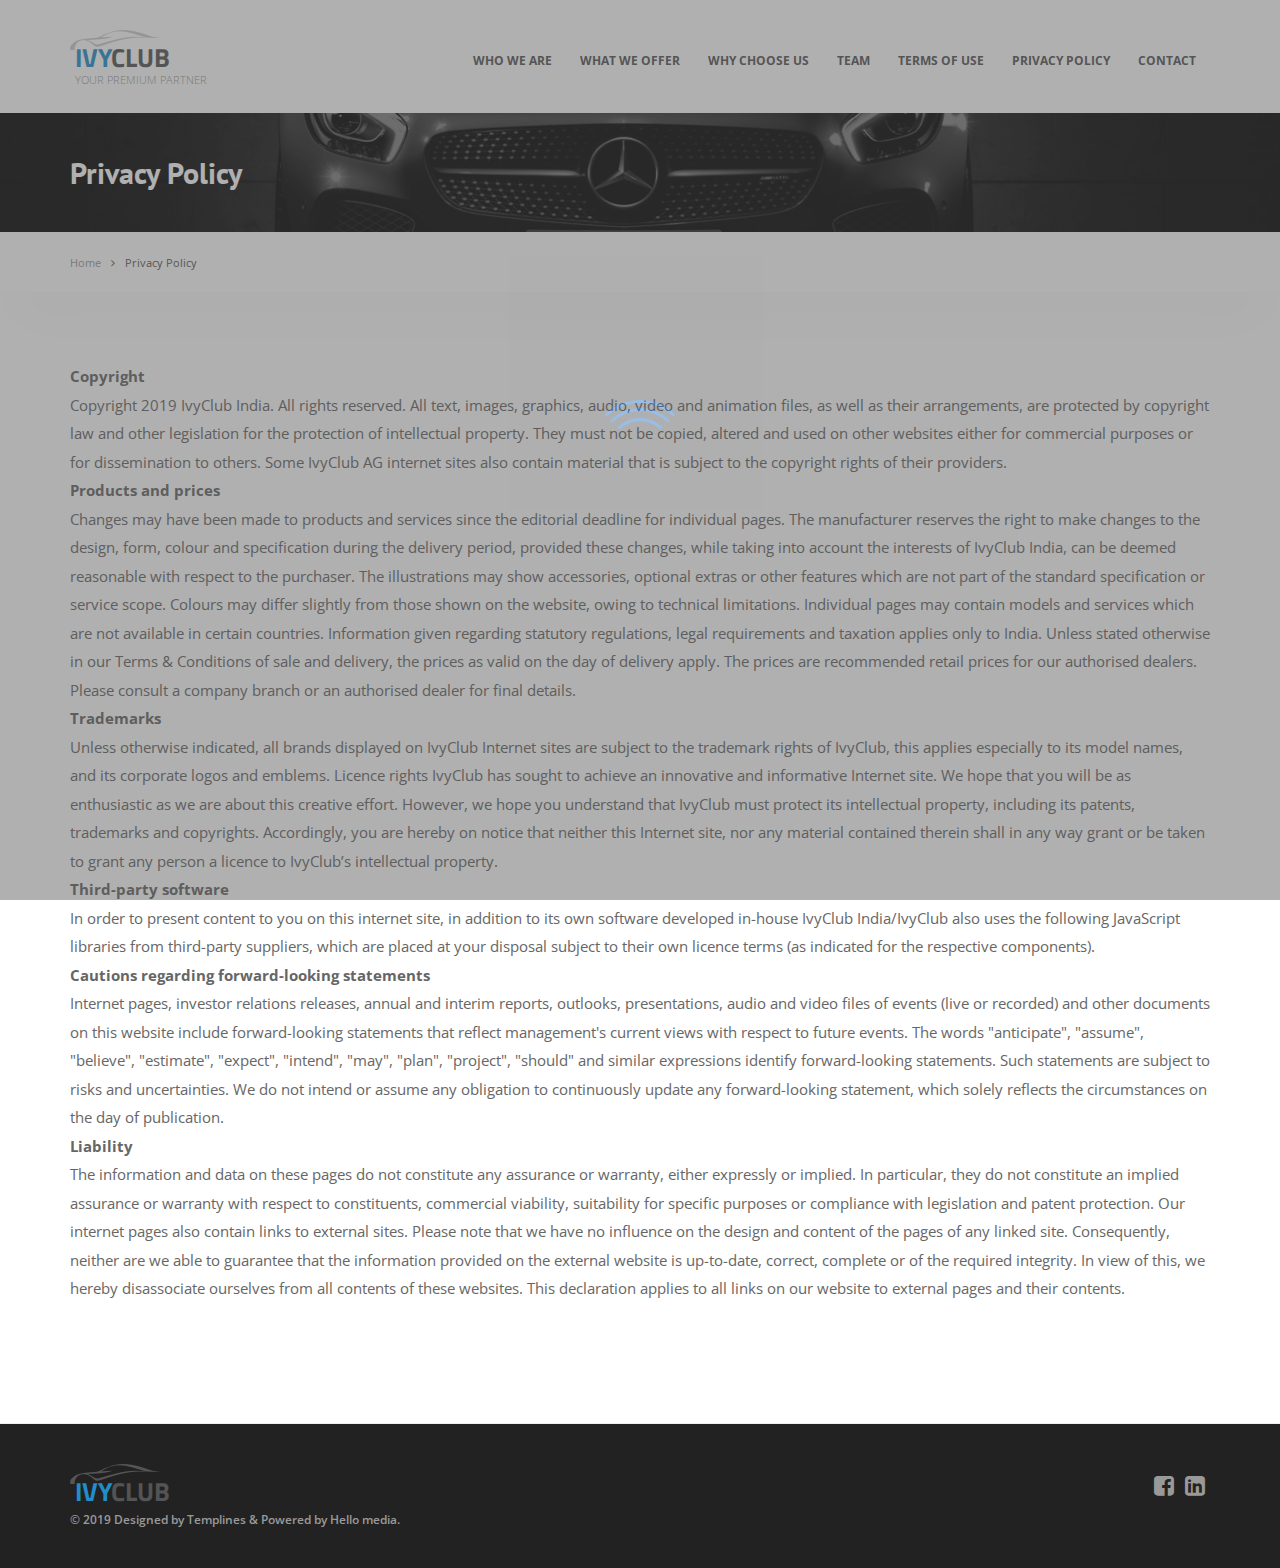
<file: privacy.html>
<!DOCTYPE html>
<html>
	<head>
		<!-- Global site tag (gtag.js) - Google Analytics -->
<script async src="https://www.googletagmanager.com/gtag/js?id=UA-146821435-1"></script>
<script>
  window.dataLayer = window.dataLayer || [];
  function gtag(){dataLayer.push(arguments);}
  gtag('js', new Date());

  gtag('config', 'UA-146821435-1');
</script>

		<meta charset="utf-8"/>
		<meta name="viewport" content="width=device-width, initial-scale=1"/>
		<title>IVYCLUB</title>

		<link rel="shortcut icon" type="image/x-icon" href="images/favicon.png" />

		<link href="css/master.css" rel="stylesheet">

		<!-- SWITCHER -->
		<link rel="stylesheet" id="switcher-css" type="text/css" href="assets/switcher/css/switcher.css" media="all" />
		<link rel="alternate stylesheet" type="text/css" href="assets/switcher/css/color1.css" title="color1" media="all" />
		<link rel="alternate stylesheet" type="text/css" href="assets/switcher/css/color2.css" title="color2" media="all" />
		<link rel="alternate stylesheet" type="text/css" href="assets/switcher/css/color3.css" title="color3" media="all" data-default-color="true"/>
		<link rel="alternate stylesheet" type="text/css" href="assets/switcher/css/color4.css" title="color4" media="all" />
		<link rel="alternate stylesheet" type="text/css" href="assets/switcher/css/color5.css" title="color5" media="all" />
		<link rel="alternate stylesheet" type="text/css" href="assets/switcher/css/color6.css" title="color6" media="all" />

		<!--[if lt IE 9]>
		<script src="//oss.maxcdn.com/libs/html5shiv/3.7.0/html5shiv.js"></script>
		<script src="//oss.maxcdn.com/libs/respond.js/1.4.2/respond.min.js"></script>
		<![endif]-->

	</head>
	<body class="m-about" data-scrolling-animations="false">

		<!-- Loader -->
		<div id="page-preloader"><span class="spinner"></span></div>
		<!-- Loader end -->
		<!-- Start Switcher -->
		 
		<!-- End Switcher -->

		<!-- <header class="b-topBar wow slideInDown" data-wow-delay="0.7s">
			<div class="container">
				<div class="row">
					
					<div class="col-md-2 col-xs-6">
						<div class="b-topBar__tel">
							<span class="fa fa-phone"></span>
							+91 9700 40 20 40
						</div>
					</div>
					<div class="col">
						<nav class="b-topBar__nav">
							<ul>
								<li><a href="#">Register</a></li>
								<li><a href="#">Sign in</a></li>
							</ul>
						</nav>
					</div>
					
				</div>
			</div>
		</header> --><!--b-topBar-->

		<nav class="b-nav">
			<div class="container">
				<div class="row">
					<div class="col-sm-3 col-xs-4">
						<div class="b-nav__logo wow slideInLeft" data-wow-delay="0.3s">
							<h3><a href="index.html">Ivy<span>Club</span></a></h3>
							<h2><a href="index.html">Your Premium Partner</a></h2>
						</div>
					</div>
					<div class="col-sm-9 col-xs-8">
						<div class="b-nav__list wow slideInRight" data-wow-delay="0.3s">
							<div class="navbar-header">
								<button type="button" class="navbar-toggle" data-toggle="collapse" data-target="#nav">
									<span class="sr-only">Toggle navigation</span>
									<span class="icon-bar"></span>
									<span class="icon-bar"></span>
									<span class="icon-bar"></span>
								</button>
							</div>
							<div class="collapse navbar-collapse navbar-main-slide" id="nav">
								<ul class="navbar-nav-menu">
									<li class="dropdown">
										<a class="dropdown-toggle" href="about.html">Who we are</a>
									</li>
									<li class="dropdown">
										<a class="dropdown-toggle" href="whatweoffer.html">What we offer</a>
										
									</li>
									<li><a href="whychooseus.html">Why choose us</a></li>
									<!-- <li><a href="compare.html">compare</a></li> -->
									<li><a href="team.html">Team</a></li>
									<li><a href="tou.html">Terms of Use</a></li>
									<li><a href="privacy.html">Privacy policy</a></li>
									<li><a href="contacts.html">Contact</a></li>
								</ul>
							</div>
						</div>
					</div>
				</div>
			</div>
		</nav><!--b-nav-->

		<section class="b-pageHeader">
			<div class="container">
			  <h1 class="wow zoomInLeft" data-wow-delay="0.7s">Privacy Policy</h1>
			</div>
		</section><!--b-pageHeader-->

		<div class="b-breadCumbs s-shadow">
			<div class="container">
				<a href="home.html" class="b-breadCumbs__page">Home</a><span class="fa fa-angle-right"></span><a href="#" class="b-breadCumbs__page m-active">Privacy Policy</a>
			</div>
		</div><!--b-breadCumbs-->

		<section class="b-best">
			<div class="container">
				<div class="row">
					<div class="col-sm-12 col-xs-12">
						<div class="b-best__info">
							<p class="wow zoomInUp" data-wow-delay="0.5s"><strong>Copyright</strong>&nbsp;<br>
							  Copyright 2019 IvyClub India. All rights reserved. All text, images, graphics, audio, video and animation files, as well as their arrangements, are protected by copyright law and other legislation for the protection of intellectual property. They must not be copied, altered and used on other websites either for commercial purposes or for dissemination to others. Some IvyClub AG internet sites also contain material that is subject to the copyright rights of their providers.
							  
							  
<br>
							  
							  <strong>Products and prices</strong><br>

							  
							  Changes may have been made to products and services since the editorial deadline for individual pages. The manufacturer reserves the right to make changes to the design, form, colour and specification during the delivery period, provided these changes, while taking into account the interests of IvyClub India, can be deemed reasonable with respect to the purchaser. The illustrations may show accessories, optional extras or other features which are not part of the standard specification or service scope. Colours may differ slightly from those shown on the website, owing to technical limitations. Individual pages may contain models and services which are not available in certain countries. Information given regarding statutory regulations, legal requirements and taxation applies only to India. Unless stated otherwise in our Terms &amp; Conditions of sale and delivery, the prices as valid on the day of delivery apply. The prices are recommended retail prices for our authorised dealers. Please consult a company branch or an authorised dealer for final details.
							  
							  
							  <br>

							  <strong>Trademarks</strong>
<br>
							  
							  Unless otherwise indicated, all brands displayed on IvyClub Internet sites are subject to the trademark rights of IvyClub, this applies especially to its model names, and its corporate logos and emblems.
							  
							  
							  
							  Licence rights
							  
							  IvyClub has sought to achieve an innovative and informative Internet site. We hope that you will be as enthusiastic as we are about this creative effort. However, we hope you understand that IvyClub must protect its intellectual property, including its patents, trademarks and copyrights. Accordingly, you are hereby on notice that neither this Internet site, nor any material contained therein shall in any way grant or be taken to grant any person a licence to IvyClub’s intellectual property.
							  
							  
<br>
							  
							  <strong>Third-party software</strong><br>

							  
							  In order to present content to you on this internet site, in addition to its own software developed in-house IvyClub India/IvyClub also uses the following JavaScript libraries from third-party suppliers, which are placed at your disposal subject to their own licence terms (as indicated for the respective components).
							  
							  
							  <br>

							  <strong>Cautions regarding forward-looking statements</strong>
<br>
							  
							  Internet pages, investor relations releases, annual and interim reports, outlooks, presentations, audio and video files of events (live or recorded) and other documents on this website include forward-looking statements that reflect management's current views with respect to future events. The words "anticipate", "assume", "believe", "estimate", "expect", "intend", "may", "plan", "project", "should" and similar expressions identify forward-looking statements. Such statements are subject to risks and uncertainties. We do not intend or assume any obligation to continuously update any forward-looking statement, which solely reflects the circumstances on the day of publication.
							  
							  
							  <br>

							  <strong>Liability</strong>
<br>
							  
							  The information and data on these pages do not constitute any assurance or warranty, either expressly or implied. In particular, they do not constitute an implied assurance or warranty with respect to constituents, commercial viability, suitability for specific purposes or compliance with legislation and patent protection.
							  
						  Our internet pages also contain links to external sites. Please note that we have no influence on the design and content of the pages of any linked site. Consequently, neither are we able to guarantee that the information provided on the external website is up-to-date, correct, complete or of the required integrity. In view of this, we hereby disassociate ourselves from all contents of these websites. This declaration applies to all links on our website to external pages and their contents.</p>
						</div>
					</div>
					
				</div>
			</div>
		</section><!--b-best-->
	<!--b-what-->		<!--b-more-->

		<!--b-personal-->

		<!--b-features-->

		<!--b-info-->

		<footer class="b-footer">
			<a id="to-top" href="#this-is-top"><i class="fa fa-chevron-up"></i></a>
			<div class="container">
				<div class="row">
					<div class="col-xs-4">
						<div class="b-footer__company wow fadeInLeft" data-wow-delay="0.3s">
							<div class="b-nav__logo">
								<h3><a href="home.html">IVY<span>Club</span></a></h3>
							</div>
							<p>&copy; 2019 Designed by Templines &amp; Powered by Hello media.</p>
						</div>
					</div>
					<div class="col-xs-8">
						<div class="b-footer__content wow fadeInRight" data-wow-delay="0.3s">
							<div class="b-footer__content-social">
								<a href="https://www.facebook.com/IvyClub-104876430887814" target="_blank"><span class="fa fa-facebook-square"></span></a>
								<!-- <a href="#"><span class="fa fa-twitter-square"></span></a> -->
								<!-- <a href="#"><span class="fa fa-google-plus-square"></span></a> -->
								<!-- <a href="#"><span class="fa fa-instagram"></span></a> -->
								<!-- <a href="#"><span class="fa fa-youtube-square"></span></a> -->
								<a href="https://www.linkedin.com/company/ivyclub/" target="_blank"><span class="fa fa-linkedin-square"></span></a>
							</div>
							
						</div>
					</div>
				</div>
			</div>
		</footer><!--b-footer-->
		<!--Main-->   
		<script src="js/jquery-1.11.3.min.js"></script>
		<script src="js/jquery-ui.min.js"></script>
		<script src="js/bootstrap.min.js"></script>
		<script src="js/modernizr.custom.js"></script>

		<script src="assets/rendro-easy-pie-chart/dist/jquery.easypiechart.min.js"></script>
		<script src="js/waypoints.min.js"></script>
		<script src="js/jquery.easypiechart.min.js"></script>
		<script src="js/classie.js"></script>

		<!--Switcher-->
		<script src="assets/switcher/js/switcher.js"></script>
		<!--Owl Carousel-->
		<script src="assets/owl-carousel/owl.carousel.min.js"></script>
		<!--bxSlider-->
		<script src="assets/bxslider/jquery.bxslider.js"></script>
		<!-- jQuery UI Slider -->
		<script src="assets/slider/jquery.ui-slider.js"></script>

		<!--Theme-->
		<script src="js/jquery.smooth-scroll.js"></script>
		<script src="js/wow.min.js"></script>
		<script src="js/jquery.placeholder.min.js"></script>
		<script src="js/theme.js"></script>
	</body>
</html>
</file>
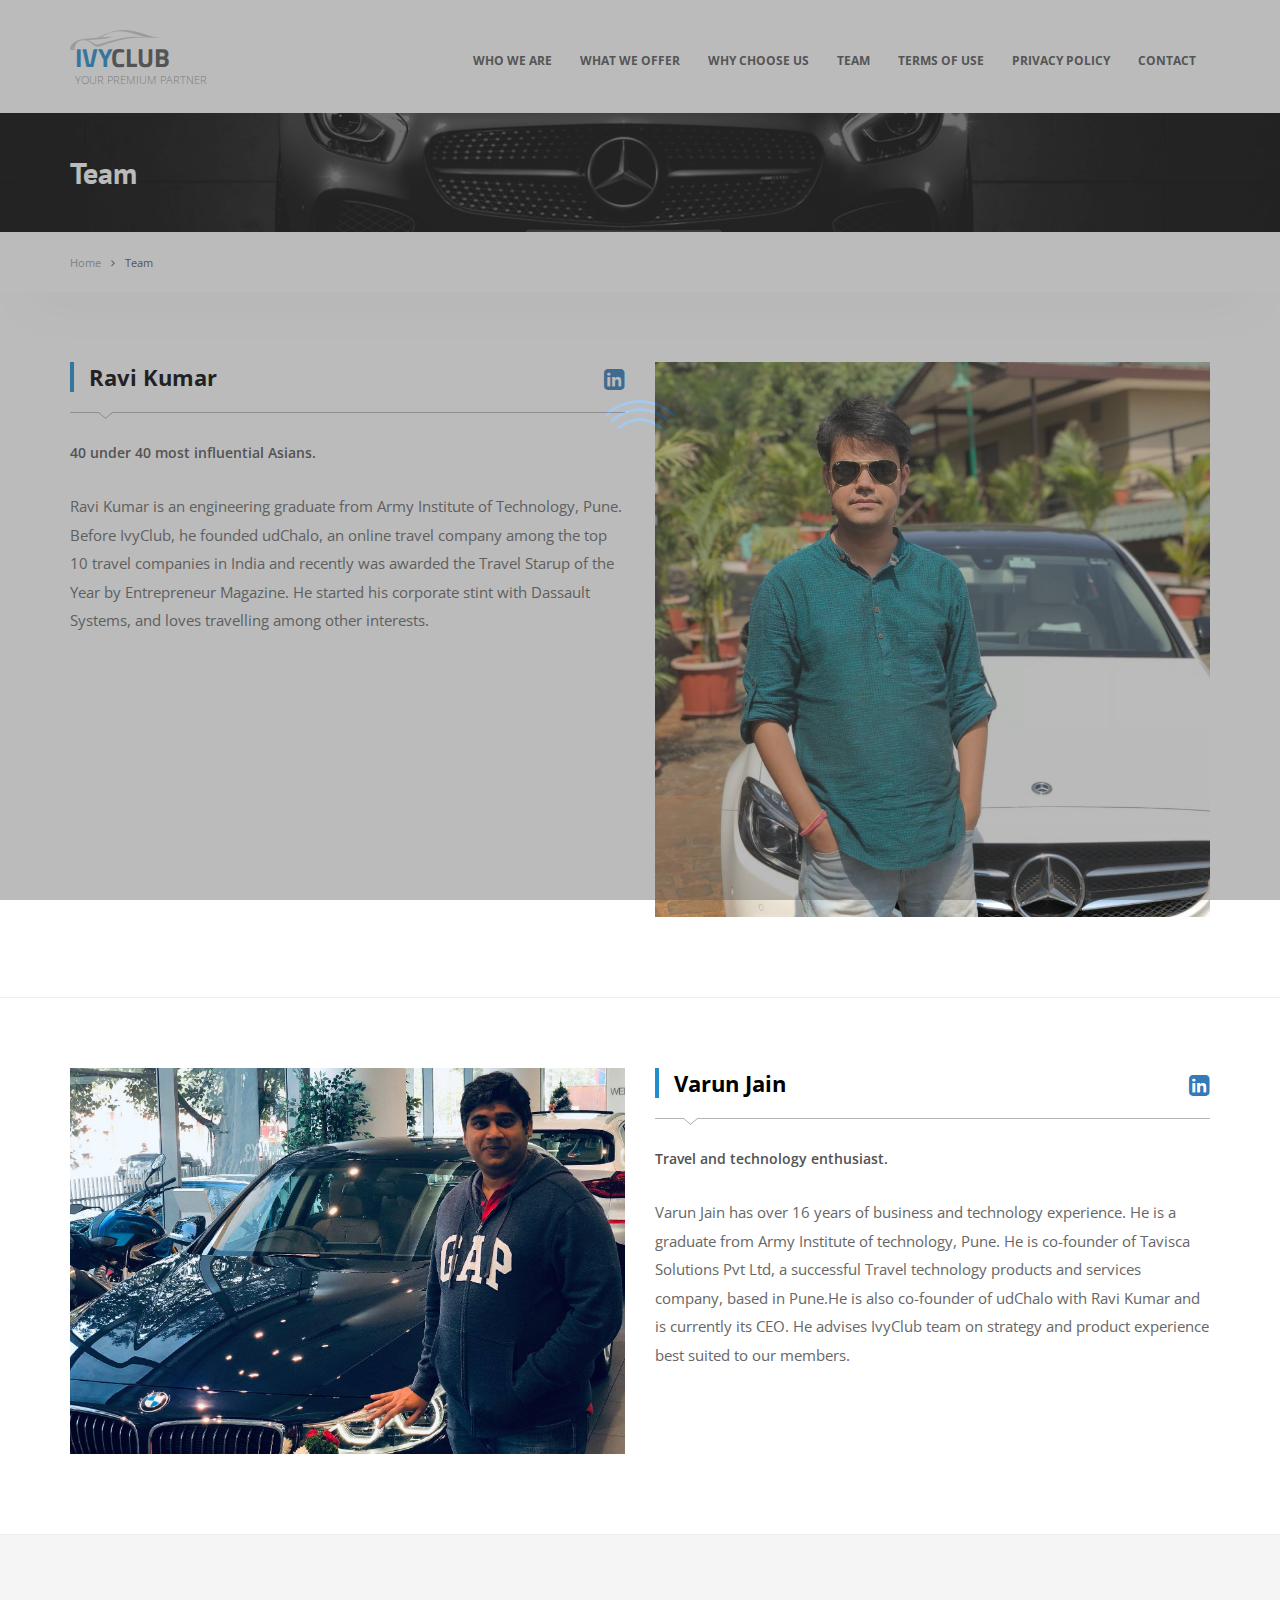
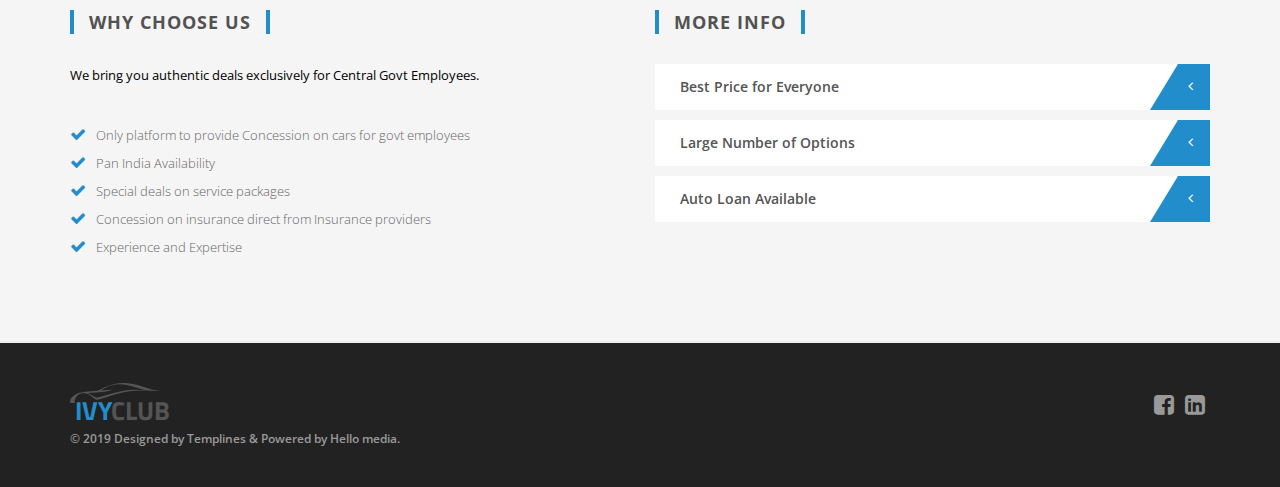
<file: team.html>
<!DOCTYPE html>
<html>
	<head>
		<!-- Global site tag (gtag.js) - Google Analytics -->
<script async src="https://www.googletagmanager.com/gtag/js?id=UA-146821435-1"></script>
<script>
  window.dataLayer = window.dataLayer || [];
  function gtag(){dataLayer.push(arguments);}
  gtag('js', new Date());

  gtag('config', 'UA-146821435-1');
</script>

		<meta charset="utf-8"/>
		<meta name="viewport" content="width=device-width, initial-scale=1"/>
		<title>IVYCLUB</title>

		<link rel="shortcut icon" type="image/x-icon" href="images/favicon.png" />

		<link href="css/master.css" rel="stylesheet">

		<!-- SWITCHER -->
		<link rel="stylesheet" id="switcher-css" type="text/css" href="assets/switcher/css/switcher.css" media="all" />
		<link rel="alternate stylesheet" type="text/css" href="assets/switcher/css/color1.css" title="color1" media="all" />
		<link rel="alternate stylesheet" type="text/css" href="assets/switcher/css/color2.css" title="color2" media="all" />
		<link rel="alternate stylesheet" type="text/css" href="assets/switcher/css/color3.css" title="color3" media="all" data-default-color="true"/>
		<link rel="alternate stylesheet" type="text/css" href="assets/switcher/css/color4.css" title="color4" media="all" />
		<link rel="alternate stylesheet" type="text/css" href="assets/switcher/css/color5.css" title="color5" media="all" />
		<link rel="alternate stylesheet" type="text/css" href="assets/switcher/css/color6.css" title="color6" media="all" />

		<!--[if lt IE 9]>
		<script src="//oss.maxcdn.com/libs/html5shiv/3.7.0/html5shiv.js"></script>
		<script src="//oss.maxcdn.com/libs/respond.js/1.4.2/respond.min.js"></script>
		<![endif]-->

	</head>
	<body class="m-about" data-scrolling-animations="false">

		<!-- Loader -->
		<div id="page-preloader"><span class="spinner"></span></div>
		<!-- Loader end -->
		<!-- Start Switcher -->
		 
		<!-- End Switcher -->

		<!-- <header class="b-topBar wow slideInDown" data-wow-delay="0.7s">
			<div class="container">
				<div class="row">
					
					<div class="col-md-2 col-xs-6">
						<div class="b-topBar__tel">
							<span class="fa fa-phone"></span>
							+91 9700 40 20 40
						</div>
					</div>
					<div class="col">
						<nav class="b-topBar__nav">
							<ul>
								<li><a href="#">Register</a></li>
								<li><a href="#">Sign in</a></li>
							</ul>
						</nav>
					</div>
					
				</div>
			</div>
		</header> --><!--b-topBar-->

		<nav class="b-nav">
			<div class="container">
				<div class="row">
					<div class="col-sm-3 col-xs-4">
						<div class="b-nav__logo wow slideInLeft" data-wow-delay="0.3s">
							<h3><a href="index.html">Ivy<span>Club</span></a></h3>
							<h2><a href="index.html">Your Premium Partner</a></h2>
						</div>
					</div>
					<div class="col-sm-9 col-xs-8">
						<div class="b-nav__list wow slideInRight" data-wow-delay="0.3s">
							<div class="navbar-header">
								<button type="button" class="navbar-toggle" data-toggle="collapse" data-target="#nav">
									<span class="sr-only">Toggle navigation</span>
									<span class="icon-bar"></span>
									<span class="icon-bar"></span>
									<span class="icon-bar"></span>
								</button>
							</div>
							<div class="collapse navbar-collapse navbar-main-slide" id="nav">
								<ul class="navbar-nav-menu">
									<li class="dropdown">
										<a class="dropdown-toggle" href="about.html">Who we are</a>
									</li>
									<li class="dropdown">
										<a class="dropdown-toggle" href="whatweoffer.html">What we offer</a>
										
									</li>
									<li><a href="whychooseus.html">Why choose us</a></li>
									<!-- <li><a href="compare.html">compare</a></li> -->
									<li><a href="team.html">Team</a></li>
									<li><a href="tou.html">Terms of Use</a></li>
									<li><a href="privacy.html">Privacy policy</a></li>
									<li><a href="contacts.html">Contact</a></li>
								</ul>
							</div>
						</div>
					</div>
				</div>
			</div>
		</nav><!--b-nav-->

		<section class="b-pageHeader">
			<div class="container">
			  <h1 class="wow zoomInLeft" data-wow-delay="0.7s">Team</h1>
			  
			</div>
		</section><!--b-pageHeader-->

		<div class="b-breadCumbs s-shadow">
			<div class="container">
				<a href="home.html" class="b-breadCumbs__page">Home</a><span class="fa fa-angle-right"></span><a href="about.html" class="b-breadCumbs__page m-active">Team</a>
			</div>
		</div><!--b-breadCumbs-->

		<section class="b-best">
			<div class="container">
				<div class="row">
					<div class="col-sm-6 col-xs-12">
						<div class="b-best__info">
							<header class="s-lineDownLeft b-best__info-head">
							  <h2 class="wow zoomInUp" data-wow-delay="0.5s">Ravi Kumar <a href="https://www.linkedin.com/in/rkay/" target="_blank" style="font-size: 24px; float:right"><i class="fa fa-linkedin-square"></i></a></h2>
							</header>
							<h6 class="wow zoomInUp" data-wow-delay="0.5s">40 under 40 most influential Asians. </h6>
							<p class="wow zoomInUp" data-wow-delay="0.5s">Ravi Kumar is an engineering graduate from Army Institute of Technology, Pune. Before IvyClub, he founded udChalo, an online travel company among the top 10 travel companies in India and recently was awarded the Travel Starup of the Year by Entrepreneur Magazine. He started his corporate stint with Dassault Systems, and loves travelling among other interests.</p>
							
					  </div>
					</div>
					<div class="col-sm-6 col-xs-12" >
						<img class="img-responsive center-block wow zoomInUp" data-wow-delay="0.5s" alt="best" src="images/ravi.jpg" />
					</div>
					<div>

					</div>
				</div>
			</div>
		</section><!--b-best-->
<section class="b-best">
			<div class="container">
				<div class="row">
					<div class="col-sm-6 col-xs-12">
						<img class="img-responsive center-block wow zoomInUp" data-wow-delay="0.5s" alt="best" src="images/varun.jpg" />
					</div>
					<div class="col-sm-6 col-xs-12">
						<div class="b-best__info">
							<header class="s-lineDownLeft b-best__info-head">
								<h2 class="wow zoomInUp" data-wow-delay="0.5s">Varun Jain <a href="https://www.linkedin.com/in/varunjainpune/" target="_blank" style="font-size: 24px; float:right"><i class="fa fa-linkedin-square"></i></a></h2>
							</header>
							<h6 class="wow zoomInUp" data-wow-delay="0.5s">Travel and technology enthusiast.</h6>
							<p class="wow zoomInUp" data-wow-delay="0.5s">Varun Jain has over 16 years of business and technology experience. He is a graduate from Army Institute of technology, Pune. He is co-founder of Tavisca Solutions Pvt Ltd, a successful Travel technology products and services company, based in Pune.He is also co-founder of udChalo with Ravi Kumar and is currently its CEO. He advises IvyClub team on strategy and product experience best suited to our members.</p>

							
						</div>
					</div>
					
				</div>
			</div>
		</section>
		<!--b-what-->

		<section class="b-more">
			<div class="container">
				<div class="row">
					<div class="col-sm-6 col-xs-12">
						<div class="b-more__why wow zoomInLeft" data-wow-delay="0.5s">
							<h2 class="s-title">WHY CHOOSE US</h2>
							<p>We bring you authentic deals exclusively for Central Govt Employees.</p>
							
							<ul class="s-list">
								<li><span class="fa fa-check"></span>Only platform to provide Concession on cars for govt employees</li>
								<li><span class="fa fa-check"></span>Pan India Availability</li>
								<li><span class="fa fa-check"></span>Special deals on service packages </li>
								<li><span class="fa fa-check"></span>Concession on insurance direct from Insurance providers</li>
								<li><span class="fa fa-check"></span>Experience and Expertise</li>
							</ul>
						</div>
					</div>
					<div class="col-sm-6 col-xs-12">
						<div class="b-more__info wow zoomInRight" data-wow-delay="0.5s">
							<h2 class="s-title">MORE INFO</h2>
							<div class="b-more__info-block">
								<div class="b-more__info-block-title">Best Price for Everyone<a class="j-more" href="#"><span class="fa fa-angle-left"></span></a></div>
								<div class="b-more__info-block-inside j-inside">
									<p>Our deals are transparent, directly from providers, with no exceptions.</p>
								</div>
							</div>
							<div class="b-more__info-block">
								<div class="b-more__info-block-title">Large Number of Options<a href="#" class="j-more"><span class="fa fa-angle-left"></span></a></div>
								<div class="b-more__info-block-inside j-inside">
									<p>Choose based on your preference, customised plans available from providers</p>
								</div>
							</div>
							<div class="b-more__info-block">
								<div class="b-more__info-block-title">Auto Loan Available<a href="#" class="j-more"><span class="fa fa-angle-left"></span></a></div>
								<div class="b-more__info-block-inside j-inside">
									<p>Best rates for auto loans, only for IvyClub members.</p>
								</div>
							</div>
						</div>
					</div>
				</div>
			</div>
		</section><!--b-more-->

		<!--b-personal-->

		<!--b-features-->

		<!--b-info-->

		<footer class="b-footer">
			<a id="to-top" href="#this-is-top"><i class="fa fa-chevron-up"></i></a>
			<div class="container">
				<div class="row">
					<div class="col-xs-4">
						<div class="b-footer__company wow fadeInLeft" data-wow-delay="0.3s">
							<div class="b-nav__logo">
								<h3><a href="home.html">IVY<span>Club</span></a></h3>
							</div>
							<p>&copy; 2019 Designed by Templines &amp; Powered by Hello media.</p>
						</div>
					</div>
					<div class="col-xs-8">
						<div class="b-footer__content wow fadeInRight" data-wow-delay="0.3s">
							<div class="b-footer__content-social">
								<a href="https://www.facebook.com/IvyClub-104876430887814" target="_blank"><span class="fa fa-facebook-square"></span></a>
								<!-- <a href="#"><span class="fa fa-twitter-square"></span></a> -->
								<!-- <a href="#"><span class="fa fa-google-plus-square"></span></a> -->
								<!-- <a href="#"><span class="fa fa-instagram"></span></a> -->
								<!-- <a href="#"><span class="fa fa-youtube-square"></span></a> -->
								<a href="https://www.linkedin.com/company/ivyclub/" target="_blank"><span class="fa fa-linkedin-square"></span></a>
							</div>
							
						</div>
					</div>
				</div>
			</div>
		</footer><!--b-footer-->
		<!--Main-->   
		<script src="js/jquery-1.11.3.min.js"></script>
		<script src="js/jquery-ui.min.js"></script>
		<script src="js/bootstrap.min.js"></script>
		<script src="js/modernizr.custom.js"></script>

		<script src="assets/rendro-easy-pie-chart/dist/jquery.easypiechart.min.js"></script>
		<script src="js/waypoints.min.js"></script>
		<script src="js/jquery.easypiechart.min.js"></script>
		<script src="js/classie.js"></script>

		<!--Switcher-->
		<script src="assets/switcher/js/switcher.js"></script>
		<!--Owl Carousel-->
		<script src="assets/owl-carousel/owl.carousel.min.js"></script>
		<!--bxSlider-->
		<script src="assets/bxslider/jquery.bxslider.js"></script>
		<!-- jQuery UI Slider -->
		<script src="assets/slider/jquery.ui-slider.js"></script>

		<!--Theme-->
		<script src="js/jquery.smooth-scroll.js"></script>
		<script src="js/wow.min.js"></script>
		<script src="js/jquery.placeholder.min.js"></script>
		<script src="js/theme.js"></script>
	</body>
</html>
</file>
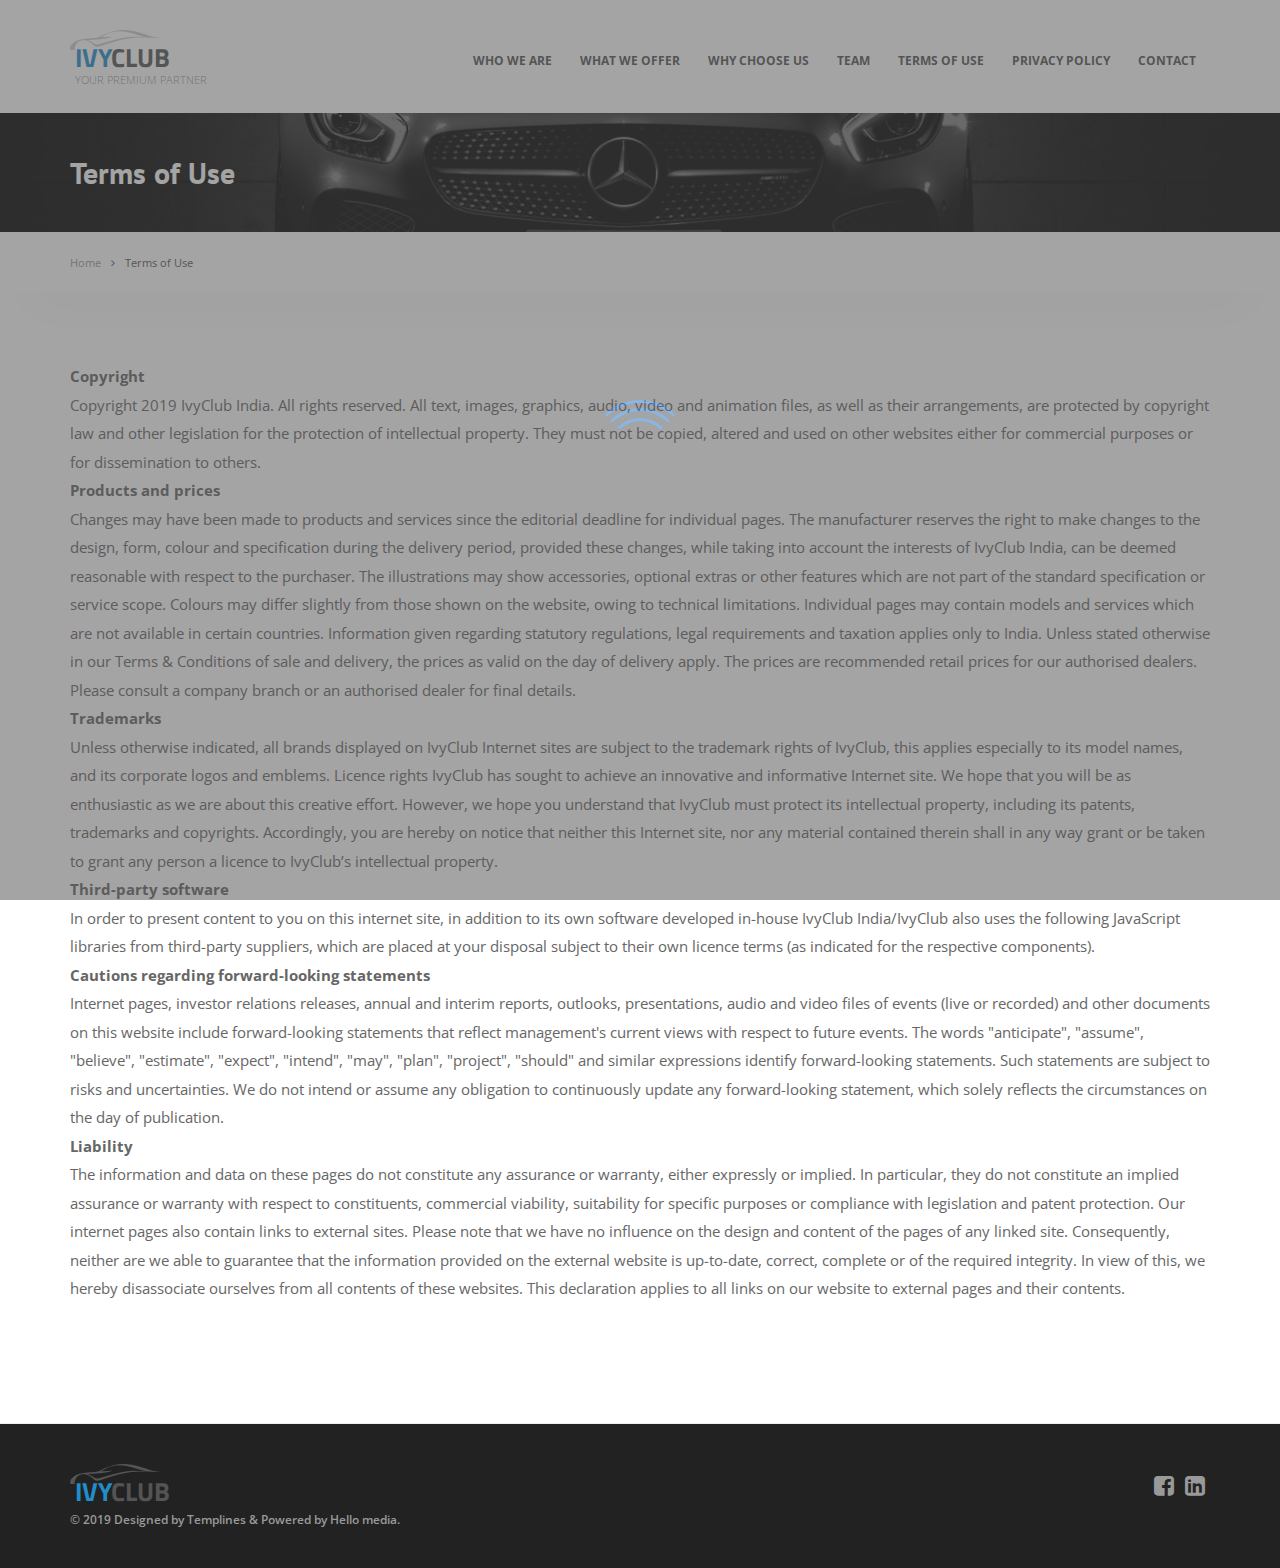
<file: tou.html>
<!DOCTYPE html>
<html>
	<head>
		<!-- Global site tag (gtag.js) - Google Analytics -->
<script async src="https://www.googletagmanager.com/gtag/js?id=UA-146821435-1"></script>
<script>
  window.dataLayer = window.dataLayer || [];
  function gtag(){dataLayer.push(arguments);}
  gtag('js', new Date());

  gtag('config', 'UA-146821435-1');
</script>

		<meta charset="utf-8"/>
		<meta name="viewport" content="width=device-width, initial-scale=1"/>
		<title>IVYCLUB</title>

		<link rel="shortcut icon" type="image/x-icon" href="images/favicon.png" />

		<link href="css/master.css" rel="stylesheet">

		<!-- SWITCHER -->
		<link rel="stylesheet" id="switcher-css" type="text/css" href="assets/switcher/css/switcher.css" media="all" />
		<link rel="alternate stylesheet" type="text/css" href="assets/switcher/css/color1.css" title="color1" media="all" />
		<link rel="alternate stylesheet" type="text/css" href="assets/switcher/css/color2.css" title="color2" media="all" />
		<link rel="alternate stylesheet" type="text/css" href="assets/switcher/css/color3.css" title="color3" media="all" data-default-color="true"/>
		<link rel="alternate stylesheet" type="text/css" href="assets/switcher/css/color4.css" title="color4" media="all" />
		<link rel="alternate stylesheet" type="text/css" href="assets/switcher/css/color5.css" title="color5" media="all" />
		<link rel="alternate stylesheet" type="text/css" href="assets/switcher/css/color6.css" title="color6" media="all" />

		<!--[if lt IE 9]>
		<script src="//oss.maxcdn.com/libs/html5shiv/3.7.0/html5shiv.js"></script>
		<script src="//oss.maxcdn.com/libs/respond.js/1.4.2/respond.min.js"></script>
		<![endif]-->

	</head>
	<body class="m-about" data-scrolling-animations="false">

		<!-- Loader -->
		<div id="page-preloader"><span class="spinner"></span></div>
		<!-- Loader end -->
		<!-- Start Switcher -->
		 
		<!-- End Switcher -->

		<!-- <header class="b-topBar wow slideInDown" data-wow-delay="0.7s">
			<div class="container">
				<div class="row">
					
					<div class="col-md-2 col-xs-6">
						<div class="b-topBar__tel">
							<span class="fa fa-phone"></span>
							+91 9700 40 20 40
						</div>
					</div>
					<div class="col">
						<nav class="b-topBar__nav">
							<ul>
								<li><a href="#">Register</a></li>
								<li><a href="#">Sign in</a></li>
							</ul>
						</nav>
					</div>
					
				</div>
			</div>
		</header> --><!--b-topBar-->

		<nav class="b-nav">
			<div class="container">
				<div class="row">
					<div class="col-sm-3 col-xs-4">
						<div class="b-nav__logo wow slideInLeft" data-wow-delay="0.3s">
							<h3><a href="index.html">Ivy<span>Club</span></a></h3>
							<h2><a href="index.html">Your Premium Partner</a></h2>
						</div>
					</div>
					<div class="col-sm-9 col-xs-8">
						<div class="b-nav__list wow slideInRight" data-wow-delay="0.3s">
							<div class="navbar-header">
								<button type="button" class="navbar-toggle" data-toggle="collapse" data-target="#nav">
									<span class="sr-only">Toggle navigation</span>
									<span class="icon-bar"></span>
									<span class="icon-bar"></span>
									<span class="icon-bar"></span>
								</button>
							</div>
							<div class="collapse navbar-collapse navbar-main-slide" id="nav">
								<ul class="navbar-nav-menu">
									<li class="dropdown">
										<a class="dropdown-toggle" href="about.html">Who we are</a>
									</li>
									<li class="dropdown">
										<a class="dropdown-toggle" href="whatweoffer.html">What we offer</a>
										
									</li>
									<li><a href="whychooseus.html">Why choose us</a></li>
									<!-- <li><a href="compare.html">compare</a></li> -->
									<li><a href="team.html">Team</a></li>
									<li><a href="tou.html">Terms of Use</a></li>
									<li><a href="privacy.html">Privacy policy</a></li>
									<li><a href="contacts.html">Contact</a></li>
								</ul>
							</div>
						</div>
					</div>
				</div>
			</div>
		</nav><!--b-nav-->

		<section class="b-pageHeader">
			<div class="container">
			  <h1 class="wow zoomInLeft" data-wow-delay="0.7s">Terms of Use</h1>
			</div>
		</section><!--b-pageHeader-->

		<div class="b-breadCumbs s-shadow">
			<div class="container">
				<a href="home.html" class="b-breadCumbs__page">Home</a><span class="fa fa-angle-right"></span><a href="#" class="b-breadCumbs__page m-active">Terms of Use</a>
			</div>
		</div><!--b-breadCumbs-->

		<section class="b-best">
			<div class="container">
				<div class="row">
					<div class="col-sm-12 col-xs-12">
						<div class="b-best__info">
							<p class="wow zoomInUp" data-wow-delay="0.5s"><strong>Copyright</strong>&nbsp;<br>
							  Copyright 2019 IvyClub India. All rights reserved. All text, images, graphics, audio, video and animation files, as well as their arrangements, are protected by copyright law and other legislation for the protection of intellectual property. They must not be copied, altered and used on other websites either for commercial purposes or for dissemination to others. 
							  
							  
<br>
							  
							  <strong>Products and prices</strong><br>

							  
							  Changes may have been made to products and services since the editorial deadline for individual pages. The manufacturer reserves the right to make changes to the design, form, colour and specification during the delivery period, provided these changes, while taking into account the interests of IvyClub India, can be deemed reasonable with respect to the purchaser. The illustrations may show accessories, optional extras or other features which are not part of the standard specification or service scope. Colours may differ slightly from those shown on the website, owing to technical limitations. Individual pages may contain models and services which are not available in certain countries. Information given regarding statutory regulations, legal requirements and taxation applies only to India. Unless stated otherwise in our Terms &amp; Conditions of sale and delivery, the prices as valid on the day of delivery apply. The prices are recommended retail prices for our authorised dealers. Please consult a company branch or an authorised dealer for final details.
							  
							  
							  <br>

							  <strong>Trademarks</strong>
<br>
							  
							  Unless otherwise indicated, all brands displayed on IvyClub Internet sites are subject to the trademark rights of IvyClub, this applies especially to its model names, and its corporate logos and emblems.
							  
							  
							  
							  Licence rights
							  
							  IvyClub has sought to achieve an innovative and informative Internet site. We hope that you will be as enthusiastic as we are about this creative effort. However, we hope you understand that IvyClub must protect its intellectual property, including its patents, trademarks and copyrights. Accordingly, you are hereby on notice that neither this Internet site, nor any material contained therein shall in any way grant or be taken to grant any person a licence to IvyClub’s intellectual property.
							  
							  
<br>
							  
							  <strong>Third-party software</strong><br>

							  
							  In order to present content to you on this internet site, in addition to its own software developed in-house IvyClub India/IvyClub also uses the following JavaScript libraries from third-party suppliers, which are placed at your disposal subject to their own licence terms (as indicated for the respective components).
							  
							  
							  <br>

							  <strong>Cautions regarding forward-looking statements</strong>
<br>
							  
							  Internet pages, investor relations releases, annual and interim reports, outlooks, presentations, audio and video files of events (live or recorded) and other documents on this website include forward-looking statements that reflect management's current views with respect to future events. The words "anticipate", "assume", "believe", "estimate", "expect", "intend", "may", "plan", "project", "should" and similar expressions identify forward-looking statements. Such statements are subject to risks and uncertainties. We do not intend or assume any obligation to continuously update any forward-looking statement, which solely reflects the circumstances on the day of publication.
							  
							  
							  <br>

							  <strong>Liability</strong>
<br>
							  
							  The information and data on these pages do not constitute any assurance or warranty, either expressly or implied. In particular, they do not constitute an implied assurance or warranty with respect to constituents, commercial viability, suitability for specific purposes or compliance with legislation and patent protection.
							  
						  Our internet pages also contain links to external sites. Please note that we have no influence on the design and content of the pages of any linked site. Consequently, neither are we able to guarantee that the information provided on the external website is up-to-date, correct, complete or of the required integrity. In view of this, we hereby disassociate ourselves from all contents of these websites. This declaration applies to all links on our website to external pages and their contents.</p>
						</div>
					</div>
					
				</div>
			</div>
		</section><!--b-best-->
	<!--b-what-->		<!--b-more-->

		<!--b-personal-->

		<!--b-features-->

		<!--b-info-->

		<footer class="b-footer">
			<a id="to-top" href="#this-is-top"><i class="fa fa-chevron-up"></i></a>
			<div class="container">
				<div class="row">
					<div class="col-xs-4">
						<div class="b-footer__company wow fadeInLeft" data-wow-delay="0.3s">
							<div class="b-nav__logo">
								<h3><a href="home.html">IVY<span>Club</span></a></h3>
							</div>
							<p>&copy; 2019 Designed by Templines &amp; Powered by Hello media.</p>
						</div>
					</div>
					<div class="col-xs-8">
						<div class="b-footer__content wow fadeInRight" data-wow-delay="0.3s">
							<div class="b-footer__content-social">
								<a href="https://www.facebook.com/IvyClub-104876430887814" target="_blank"><span class="fa fa-facebook-square"></span></a>
								<!-- <a href="#"><span class="fa fa-twitter-square"></span></a> -->
								<!-- <a href="#"><span class="fa fa-google-plus-square"></span></a> -->
								<!-- <a href="#"><span class="fa fa-instagram"></span></a> -->
								<!-- <a href="#"><span class="fa fa-youtube-square"></span></a> -->
								<a href="https://www.linkedin.com/company/ivyclub/" target="_blank"><span class="fa fa-linkedin-square"></span></a>
							</div>
							
						</div>
					</div>
				</div>
			</div>
		</footer><!--b-footer-->
		<!--Main-->   
		<script src="js/jquery-1.11.3.min.js"></script>
		<script src="js/jquery-ui.min.js"></script>
		<script src="js/bootstrap.min.js"></script>
		<script src="js/modernizr.custom.js"></script>

		<script src="assets/rendro-easy-pie-chart/dist/jquery.easypiechart.min.js"></script>
		<script src="js/waypoints.min.js"></script>
		<script src="js/jquery.easypiechart.min.js"></script>
		<script src="js/classie.js"></script>

		<!--Switcher-->
		<script src="assets/switcher/js/switcher.js"></script>
		<!--Owl Carousel-->
		<script src="assets/owl-carousel/owl.carousel.min.js"></script>
		<!--bxSlider-->
		<script src="assets/bxslider/jquery.bxslider.js"></script>
		<!-- jQuery UI Slider -->
		<script src="assets/slider/jquery.ui-slider.js"></script>

		<!--Theme-->
		<script src="js/jquery.smooth-scroll.js"></script>
		<script src="js/wow.min.js"></script>
		<script src="js/jquery.placeholder.min.js"></script>
		<script src="js/theme.js"></script>
	</body>
</html>
</file>
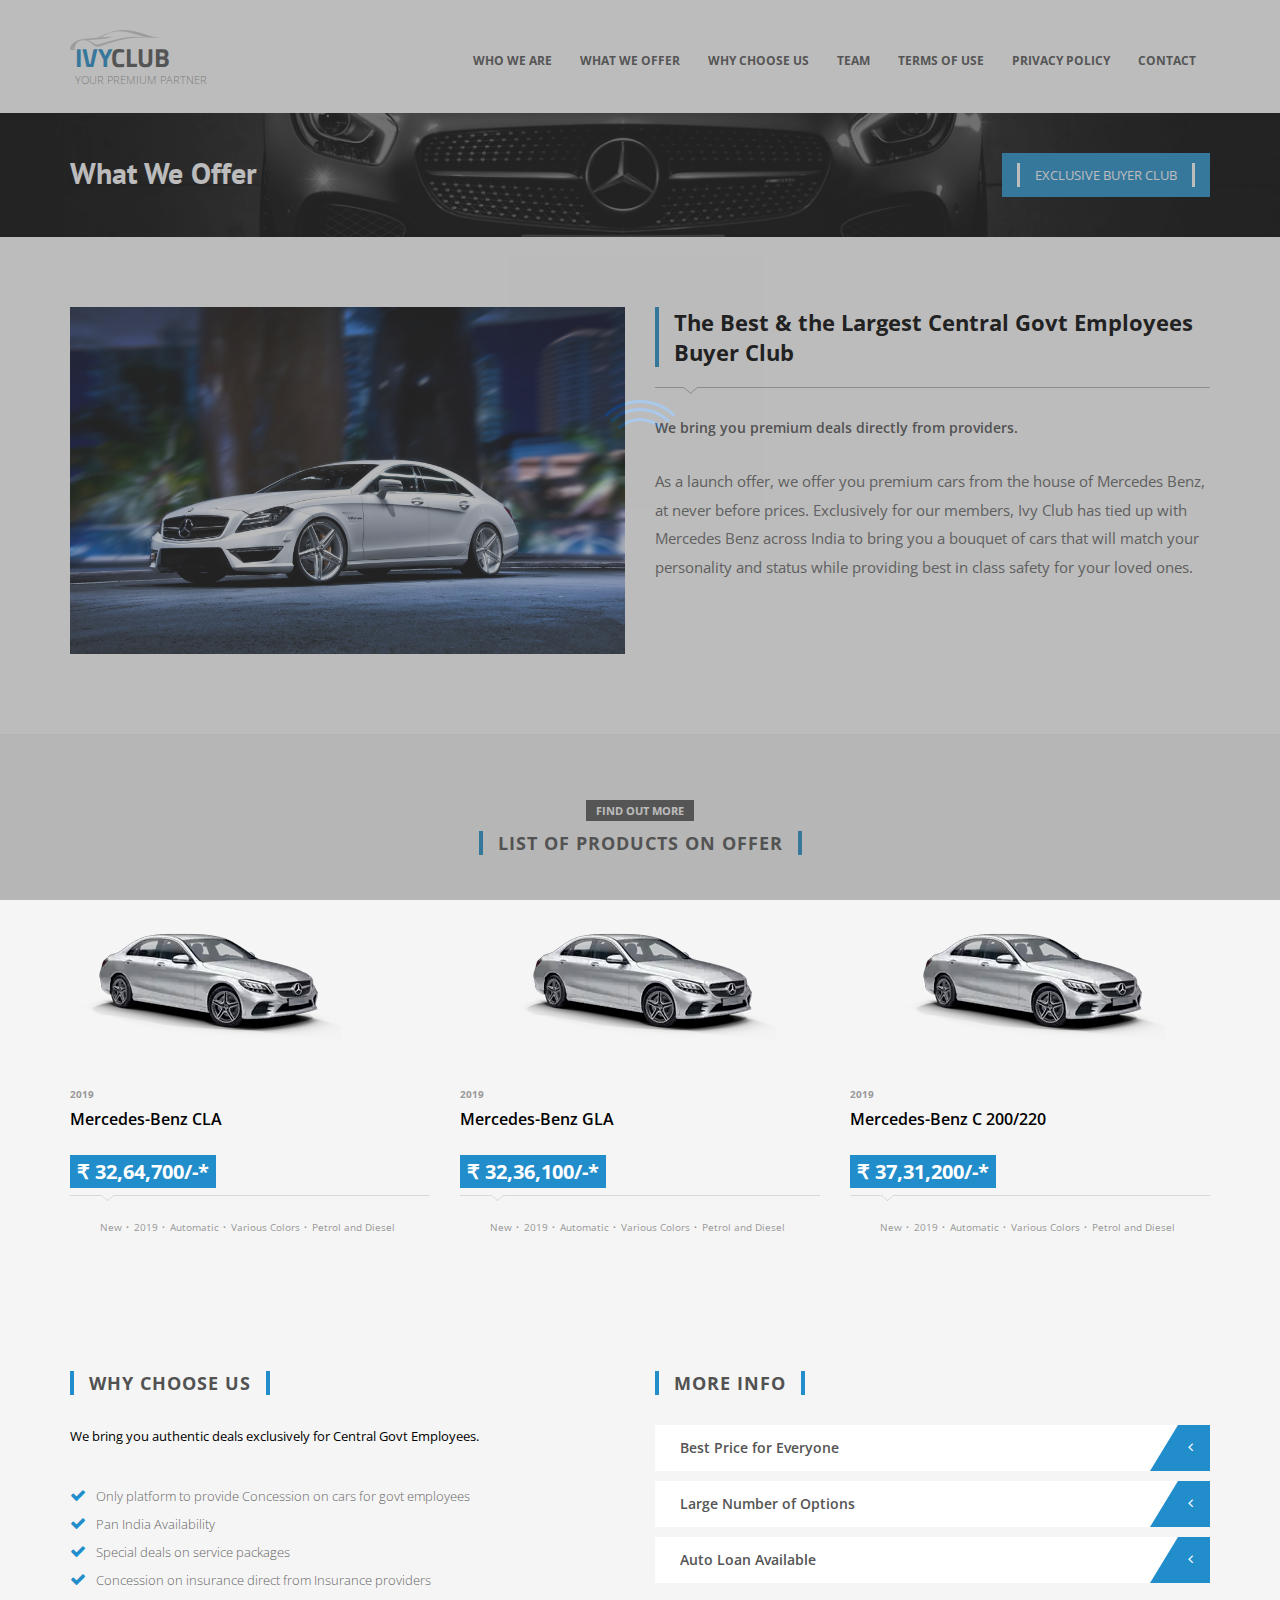
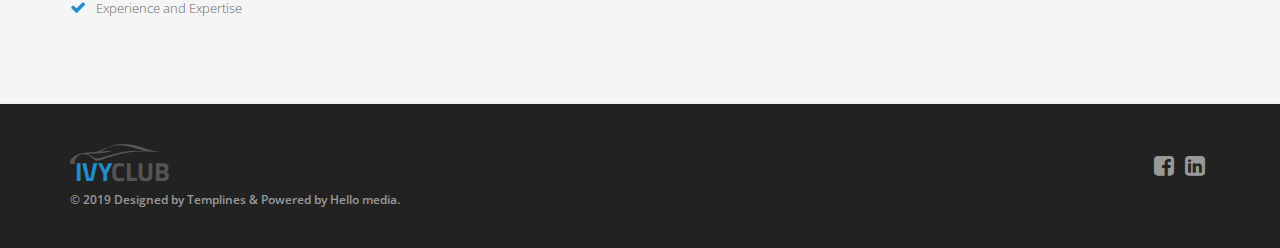
<file: whatweoffer.html>
<!DOCTYPE html>
<html>
	<head>
		<!-- Global site tag (gtag.js) - Google Analytics -->
<script async src="https://www.googletagmanager.com/gtag/js?id=UA-146821435-1"></script>
<script>
  window.dataLayer = window.dataLayer || [];
  function gtag(){dataLayer.push(arguments);}
  gtag('js', new Date());

  gtag('config', 'UA-146821435-1');
</script>

		<meta charset="utf-8"/>
		<meta name="viewport" content="width=device-width, initial-scale=1"/>
		<title>IVYCLUB</title>

		<link rel="shortcut icon" type="image/x-icon" href="images/favicon.png" />

		<link href="css/master.css" rel="stylesheet">

		<!-- SWITCHER -->
		<link rel="stylesheet" id="switcher-css" type="text/css" href="assets/switcher/css/switcher.css" media="all" />
		<link rel="alternate stylesheet" type="text/css" href="assets/switcher/css/color1.css" title="color1" media="all" />
		<link rel="alternate stylesheet" type="text/css" href="assets/switcher/css/color2.css" title="color2" media="all" />
		<link rel="alternate stylesheet" type="text/css" href="assets/switcher/css/color3.css" title="color3" media="all" data-default-color="true"/>
		<link rel="alternate stylesheet" type="text/css" href="assets/switcher/css/color4.css" title="color4" media="all" />
		<link rel="alternate stylesheet" type="text/css" href="assets/switcher/css/color5.css" title="color5" media="all" />
		<link rel="alternate stylesheet" type="text/css" href="assets/switcher/css/color6.css" title="color6" media="all" />

		<!--[if lt IE 9]>
		<script src="//oss.maxcdn.com/libs/html5shiv/3.7.0/html5shiv.js"></script>
		<script src="//oss.maxcdn.com/libs/respond.js/1.4.2/respond.min.js"></script>
		<![endif]-->

	</head>
	<body class="m-about" data-scrolling-animations="false">

		<!-- Loader -->
		<div id="page-preloader"><span class="spinner"></span></div>
		<!-- Loader end -->
		<!-- Start Switcher -->
		 
		<!-- End Switcher -->

		<!-- <header class="b-topBar wow slideInDown" data-wow-delay="0.7s">
			<div class="container">
				<div class="row">
					
					<div class="col-md-2 col-xs-6">
						<div class="b-topBar__tel">
							<span class="fa fa-phone"></span>
							+91 9700 40 20 40
						</div>
					</div>
					<div class="col">
						<nav class="b-topBar__nav">
							<ul>
								<li><a href="#">Register</a></li>
								<li><a href="#">Sign in</a></li>
							</ul>
						</nav>
					</div>
					
				</div>
			</div>
		</header> --><!--b-topBar-->

		<nav class="b-nav">
			<div class="container">
				<div class="row">
					<div class="col-sm-3 col-xs-4">
						<div class="b-nav__logo wow slideInLeft" data-wow-delay="0.3s">
							<h3><a href="index.html">Ivy<span>Club</span></a></h3>
							<h2><a href="index.html">Your Premium Partner</a></h2>
						</div>
					</div>
					<div class="col-sm-9 col-xs-8">
						<div class="b-nav__list wow slideInRight" data-wow-delay="0.3s">
							<div class="navbar-header">
								<button type="button" class="navbar-toggle" data-toggle="collapse" data-target="#nav">
									<span class="sr-only">Toggle navigation</span>
									<span class="icon-bar"></span>
									<span class="icon-bar"></span>
									<span class="icon-bar"></span>
								</button>
							</div>
							<div class="collapse navbar-collapse navbar-main-slide" id="nav">
								<ul class="navbar-nav-menu">
									<li class="dropdown">
										<a class="dropdown-toggle" href="about.html">Who we are</a>
									</li>
									<li class="dropdown">
										<a class="dropdown-toggle" href="whatweoffer.html">What we offer</a>
										
									</li>
									<li><a href="whychooseus.html">Why choose us</a></li>
									<!-- <li><a href="compare.html">compare</a></li> -->
									<li><a href="team.html">Team</a></li>
									<li><a href="tou.html">Terms of Use</a></li>
									<li><a href="privacy.html">Privacy policy</a></li>
									<li><a href="contacts.html">Contact</a></li>
								</ul>
							</div>
						</div>
					</div>
				</div>
			</div>
		</nav><!--b-nav-->

		<section class="b-pageHeader">
			<div class="container">
			  <h1 class="wow zoomInLeft" data-wow-delay="0.7s">What We Offer</h1>
			  <div class="b-pageHeader__search wow zoomInRight" data-wow-delay="0.7s">
				<h3>EXCLUSIVE BUYER CLUB</h3>
				</div>
			</div>
		</section><!--b-pageHeader-->

		<!--b-breadCumbs-->

		<section class="b-best">
			<div class="container">
				<div class="row">
					<div class="col-sm-6 col-xs-12">
						<img class="img-responsive center-block wow zoomInUp" data-wow-delay="0.5s" alt="best" src="images/6881393-mercedes-benz.jpg" />
					</div>
					<div class="col-sm-6 col-xs-12">
						<div class="b-best__info">
							<header class="s-lineDownLeft b-best__info-head">
								<h2 class="wow zoomInUp" data-wow-delay="0.5s">The Best &amp; the Largest Central Govt Employees Buyer Club</h2>
							</header>
							<h6 class="wow zoomInUp" data-wow-delay="0.5s">We bring you premium deals directly from providers. </h6>
							<p class="wow zoomInUp" data-wow-delay="0.5s">As a launch offer, we offer you premium cars from the house of Mercedes Benz, at never before prices. Exclusively for our members, Ivy Club has tied up with Mercedes Benz across India to bring you a bouquet of cars that will match your personality and status while providing best in class safety for your loved ones.</p>
							<!-- <a href="article.html" class="btn m-btn m-readMore wow zoomInUp" data-wow-delay="0.5s">view listings<span class="fa fa-angle-right"></span></a> -->
						</div>
					</div>
					
				</div>
			</div>
		</section><!--b-best-->

		<!--b-what-->
		
		<section class="b-related m-home">
			<div class="container">
				<h5 class="s-titleBg wow zoomInUp" data-wow-delay="0.5s">FIND OUT MORE</h5><br />
				<h2 class="s-title wow zoomInUp" data-wow-delay="0.5s">List of products on offer</h2>
				<div class="row">
					<div class="col-md-4 col-xs-6">
						<div class="b-auto__main-item wow zoomInLeft" data-wow-delay="0.5s">
							<img class="img-responsive"  src="images/final images/SSPIP82456_MQ6_CSaloon809_large.png" alt="" />
							<div class="b-world__item-val">
								<span class="b-world__item-val-title"> <span>2019</span></span>
							</div>
							<h2><a href="#">Mercedes-Benz CLA</a></h2>
							<div class="b-auto__main-item-info s-lineDownLeft">
								<span class="m-price">
									₹ 32,64,700/-*

								</span>
								<span class="m-number">
									<!-- <span class="fa fa-tachometer"></span>35,000 KM -->
								</span>
							</div>
							<div class="b-featured__item-links m-auto">
								<a href="#">New</a>
								<a href="#">2019</a>
								<a href="#">Automatic</a>
								<a href="#">Various Colors</a>
								<a href="#">Petrol and Diesel</a>
							</div>
						</div>
				  </div>
					<div class="col-md-4 col-xs-6">
						<div class="b-auto__main-item wow zoomInLeft" data-wow-delay="0.5s">
							<img class="img-responsive center-block"  src="images/final images/SSPIP82456_MQ6_CSaloon809_large.png"  alt="" />
							<div class="b-world__item-val">
								<span class="b-world__item-val-title"> <span>2019</span></span>
							</div>
							<h2><a href="#">Mercedes-Benz GLA</a></h2>
							<div class="b-auto__main-item-info s-lineDownLeft">
								<span class="m-price">
									₹ 32,36,100/-*
								</span>
								<span class="m-number">
									<!-- <span class="fa fa-tachometer"></span>12,000 KM -->
								</span>
							</div>
							<div class="b-featured__item-links m-auto">
								<a href="#">New</a>
								<a href="#">2019</a>
								<a href="#">Automatic</a>
								<a href="#">Various Colors</a>
								<a href="#">Petrol and Diesel</a>
							</div>
						</div>
					</div>
					<div class="col-md-4 col-xs-6">
						<div class="b-auto__main-item wow zoomInRight" data-wow-delay="0.5s">
							<img class="img-responsive center-block"  src="images/final images/SSPIP82456_MQ6_CSaloon809_large.png" alt="" />
							<div class="b-world__item-val">
								<span class="b-world__item-val-title"> <span>2019</span></span>
							</div>
							<h2><a href="#">Mercedes-Benz C 200/220</a></h2>
							<div class="b-auto__main-item-info s-lineDownLeft">
								<span class="m-price">
									₹ 37,31,200/-*
								</span>
								<span class="m-number">
									<!-- <span class="fa fa-tachometer"></span>12,000 KM -->
								</span>
							</div>
							<div class="b-featured__item-links m-auto">
								<a href="#">New</a>
								<a href="#">2019</a>
								<a href="#">Automatic</a>
								<a href="#">Various Colors</a>
								<a href="#">Petrol and Diesel</a>
							</div>
						</div>
					</div>
					
			  </div>
			</div>
		</section>

		<section class="b-more">
			<div class="container">
				<div class="row">
					<div class="col-sm-6 col-xs-12">
						<div class="b-more__why wow zoomInLeft" data-wow-delay="0.5s">
							<h2 class="s-title">WHY CHOOSE US</h2>
							<p>We bring you authentic deals exclusively for Central Govt Employees.</p>
							
							<ul class="s-list">
								<li><span class="fa fa-check"></span>Only platform to provide Concession on cars for govt employees</li>
								<li><span class="fa fa-check"></span>Pan India Availability</li>
								<li><span class="fa fa-check"></span>Special deals on service packages </li>
								<li><span class="fa fa-check"></span>Concession on insurance direct from Insurance providers</li>
								<li><span class="fa fa-check"></span>Experience and Expertise</li>
							</ul>
						</div>
					</div>
					<div class="col-sm-6 col-xs-12">
						<div class="b-more__info wow zoomInRight" data-wow-delay="0.5s">
							<h2 class="s-title">MORE INFO</h2>
							<div class="b-more__info-block">
								<div class="b-more__info-block-title">Best Price for Everyone<a class="j-more" href="#"><span class="fa fa-angle-left"></span></a></div>
								<div class="b-more__info-block-inside j-inside">
									<p>Our deals are transparent, directly from providers, with no exceptions.</p>
								</div>
							</div>
							<div class="b-more__info-block">
								<div class="b-more__info-block-title">Large Number of Options<a href="#" class="j-more"><span class="fa fa-angle-left"></span></a></div>
								<div class="b-more__info-block-inside j-inside">
									<p>Choose based on your preference, customised plans available from providers</p>
								</div>
							</div>
							<div class="b-more__info-block">
								<div class="b-more__info-block-title">Auto Loan Available<a href="#" class="j-more"><span class="fa fa-angle-left"></span></a></div>
								<div class="b-more__info-block-inside j-inside">
									<p>Best rates for auto loans, only for IvyClub members.</p>
								</div>
							</div>
						</div>
					</div>
				</div>
			</div>
		</section><!--b-more-->

		<!--b-personal-->

		<!--b-features-->

		<!--b-info-->

		<footer class="b-footer">
			<a id="to-top" href="#this-is-top"><i class="fa fa-chevron-up"></i></a>
			<div class="container">
				<div class="row">
					<div class="col-xs-4">
						<div class="b-footer__company wow fadeInLeft" data-wow-delay="0.3s">
							<div class="b-nav__logo">
								<h3><a href="home.html">IVY<span>Club</span></a></h3>
							</div>
							<p>&copy; 2019 Designed by Templines &amp; Powered by Hello media.</p>
						</div>
					</div>
					<div class="col-xs-8">
						<div class="b-footer__content wow fadeInRight" data-wow-delay="0.3s">
							<div class="b-footer__content-social">
								<a href="https://www.facebook.com/IvyClub-104876430887814" target="_blank"><span class="fa fa-facebook-square"></span></a>
								<!-- <a href="#"><span class="fa fa-twitter-square"></span></a> -->
								<!-- <a href="#"><span class="fa fa-google-plus-square"></span></a> -->
								<!-- <a href="#"><span class="fa fa-instagram"></span></a> -->
								<!-- <a href="#"><span class="fa fa-youtube-square"></span></a> -->
								<a href="https://www.linkedin.com/company/ivyclub/" target="_blank"><span class="fa fa-linkedin-square"></span></a>
							</div>
							
						</div>
					</div>
				</div>
			</div>
		</footer><!--b-footer-->
		<!--Main-->   
		<script src="js/jquery-1.11.3.min.js"></script>
		<script src="js/jquery-ui.min.js"></script>
		<script src="js/bootstrap.min.js"></script>
		<script src="js/modernizr.custom.js"></script>

		<script src="assets/rendro-easy-pie-chart/dist/jquery.easypiechart.min.js"></script>
		<script src="js/waypoints.min.js"></script>
		<script src="js/jquery.easypiechart.min.js"></script>
		<script src="js/classie.js"></script>

		<!--Switcher-->
		<script src="assets/switcher/js/switcher.js"></script>
		<!--Owl Carousel-->
		<script src="assets/owl-carousel/owl.carousel.min.js"></script>
		<!--bxSlider-->
		<script src="assets/bxslider/jquery.bxslider.js"></script>
		<!-- jQuery UI Slider -->
		<script src="assets/slider/jquery.ui-slider.js"></script>

		<!--Theme-->
		<script src="js/jquery.smooth-scroll.js"></script>
		<script src="js/wow.min.js"></script>
		<script src="js/jquery.placeholder.min.js"></script>
		<script src="js/theme.js"></script>
	</body>
</html>
</file>
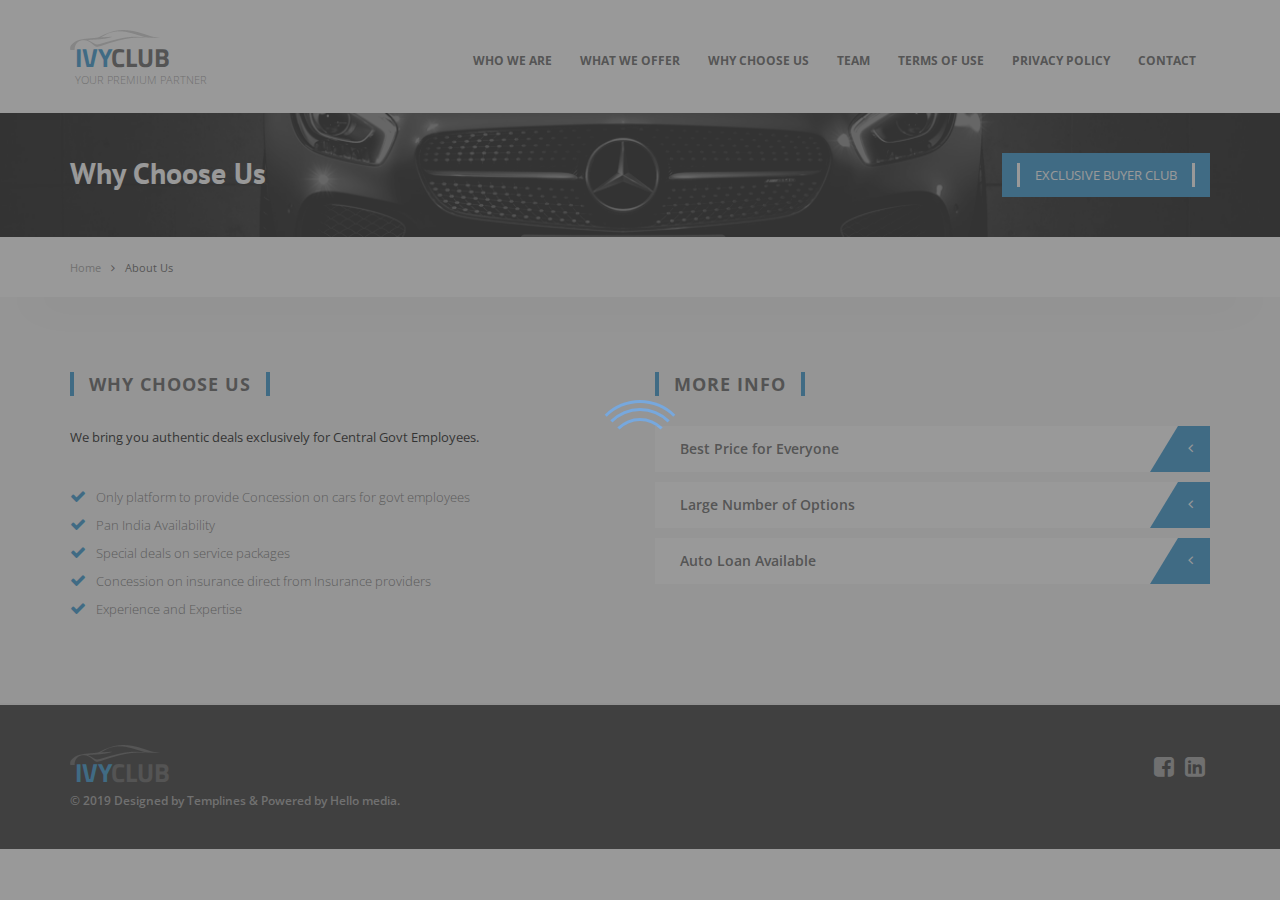
<file: whychooseus.html>
<!DOCTYPE html>
<html>
	<head>
		<!-- Global site tag (gtag.js) - Google Analytics -->
<script async src="https://www.googletagmanager.com/gtag/js?id=UA-146821435-1"></script>
<script>
  window.dataLayer = window.dataLayer || [];
  function gtag(){dataLayer.push(arguments);}
  gtag('js', new Date());

  gtag('config', 'UA-146821435-1');
</script>

		<meta charset="utf-8"/>
		<meta name="viewport" content="width=device-width, initial-scale=1"/>
		<title>IVYCLUB</title>

		<link rel="shortcut icon" type="image/x-icon" href="images/favicon.png" />

		<link href="css/master.css" rel="stylesheet">

		<!-- SWITCHER -->
		<link rel="stylesheet" id="switcher-css" type="text/css" href="assets/switcher/css/switcher.css" media="all" />
		<link rel="alternate stylesheet" type="text/css" href="assets/switcher/css/color1.css" title="color1" media="all" />
		<link rel="alternate stylesheet" type="text/css" href="assets/switcher/css/color2.css" title="color2" media="all" />
		<link rel="alternate stylesheet" type="text/css" href="assets/switcher/css/color3.css" title="color3" media="all" data-default-color="true"/>
		<link rel="alternate stylesheet" type="text/css" href="assets/switcher/css/color4.css" title="color4" media="all" />
		<link rel="alternate stylesheet" type="text/css" href="assets/switcher/css/color5.css" title="color5" media="all" />
		<link rel="alternate stylesheet" type="text/css" href="assets/switcher/css/color6.css" title="color6" media="all" />

		<!--[if lt IE 9]>
		<script src="//oss.maxcdn.com/libs/html5shiv/3.7.0/html5shiv.js"></script>
		<script src="//oss.maxcdn.com/libs/respond.js/1.4.2/respond.min.js"></script>
		<![endif]-->

	</head>
	<body class="m-about" data-scrolling-animations="false">

		<!-- Loader -->
		<div id="page-preloader"><span class="spinner"></span></div>
		<!-- Loader end -->
		<!-- Start Switcher -->
		 
		<!-- End Switcher -->

		<!-- <header class="b-topBar wow slideInDown" data-wow-delay="0.7s">
			<div class="container">
				<div class="row">
					
					<div class="col-md-2 col-xs-6">
						<div class="b-topBar__tel">
							<span class="fa fa-phone"></span>
							+91 9700 40 20 40
						</div>
					</div>
					<div class="col">
						<nav class="b-topBar__nav">
							<ul>
								<li><a href="#">Register</a></li>
								<li><a href="#">Sign in</a></li>
							</ul>
						</nav>
					</div>
					
				</div>
			</div>
		</header> --><!--b-topBar-->

		<nav class="b-nav">
			<div class="container">
				<div class="row">
					<div class="col-sm-3 col-xs-4">
						<div class="b-nav__logo wow slideInLeft" data-wow-delay="0.3s">
							<h3><a href="index.html">Ivy<span>Club</span></a></h3>
							<h2><a href="index.html">Your Premium Partner</a></h2>
						</div>
					</div>
					<div class="col-sm-9 col-xs-8">
						<div class="b-nav__list wow slideInRight" data-wow-delay="0.3s">
							<div class="navbar-header">
								<button type="button" class="navbar-toggle" data-toggle="collapse" data-target="#nav">
									<span class="sr-only">Toggle navigation</span>
									<span class="icon-bar"></span>
									<span class="icon-bar"></span>
									<span class="icon-bar"></span>
								</button>
							</div>
							<div class="collapse navbar-collapse navbar-main-slide" id="nav">
								<ul class="navbar-nav-menu">
									<li class="dropdown">
										<a class="dropdown-toggle" href="about.html">Who we are</a>
									</li>
									<li class="dropdown">
										<a class="dropdown-toggle" href="whatweoffer.html">What we offer</a>
										
									</li>
									<li><a href="whychooseus.html">Why choose us</a></li>
									<!-- <li><a href="compare.html">compare</a></li> -->
									<li><a href="team.html">Team</a></li>
									<li><a href="tou.html">Terms of Use</a></li>
									<li><a href="privacy.html">Privacy policy</a></li>
									<li><a href="contacts.html">Contact</a></li>
								</ul>
							</div>
						</div>
					</div>
				</div>
			</div>
		</nav><!--b-nav-->

		<section class="b-pageHeader">
			<div class="container">
			  <h1 class="wow zoomInLeft" data-wow-delay="0.7s">Why Choose Us</h1>
			  <div class="b-pageHeader__search wow zoomInRight" data-wow-delay="0.7s">
				<h3>EXCLUSIVE BUYER CLUB</h3>
				</div>
			</div>
		</section><!--b-pageHeader-->

		<div class="b-breadCumbs s-shadow">
			<div class="container">
				<a href="index.html" class="b-breadCumbs__page">Home</a><span class="fa fa-angle-right"></span><a href="about.html" class="b-breadCumbs__page m-active">About Us</a>
			</div>
		</div><!--b-breadCumbs-->
		<section class="b-more">
			<div class="container">
				<div class="row">
					<div class="col-sm-6 col-xs-12">
						<div class="b-more__why wow zoomInLeft" data-wow-delay="0.5s">
							<h2 class="s-title">WHY CHOOSE US</h2>
							<p>We bring you authentic deals exclusively for Central Govt Employees.</p>
							
							<ul class="s-list">
								<li><span class="fa fa-check"></span>Only platform to provide Concession on cars for govt employees</li>
								<li><span class="fa fa-check"></span>Pan India Availability</li>
								<li><span class="fa fa-check"></span>Special deals on service packages </li>
								<li><span class="fa fa-check"></span>Concession on insurance direct from Insurance providers</li>
								<li><span class="fa fa-check"></span>Experience and Expertise</li>
							</ul>
						</div>
					</div>
					<div class="col-sm-6 col-xs-12">
						<div class="b-more__info wow zoomInRight" data-wow-delay="0.5s">
							<h2 class="s-title">MORE INFO</h2>
							<div class="b-more__info-block">
								<div class="b-more__info-block-title">Best Price for Everyone<a class="j-more" href="#"><span class="fa fa-angle-left"></span></a></div>
								<div class="b-more__info-block-inside j-inside">
									<p>Our deals are transparent, directly from providers, with no exceptions.</p>
								</div>
							</div>
							<div class="b-more__info-block">
								<div class="b-more__info-block-title">Large Number of Options<a href="#" class="j-more"><span class="fa fa-angle-left"></span></a></div>
								<div class="b-more__info-block-inside j-inside">
									<p>Choose based on your preference, customised plans available from providers</p>
								</div>
							</div>
							<div class="b-more__info-block">
								<div class="b-more__info-block-title">Auto Loan Available<a href="#" class="j-more"><span class="fa fa-angle-left"></span></a></div>
								<div class="b-more__info-block-inside j-inside">
									<p>Best rates for auto loans, only for IvyClub members.</p>
								</div>
							</div>
						</div>
					</div>
				</div>
			</div>
		</section>
		<!-- <section class="b-best">
			<div class="container">
				<div class="row">
					<div class="col-sm-6 col-xs-12">
						<div class="b-best__info">
							<header class="s-lineDownLeft b-best__info-head">
								<h2 class="wow zoomInUp" data-wow-delay="0.5s">The Best &amp; the Largest Auto Dealer</h2>
							</header>
							<h6 class="wow zoomInUp" data-wow-delay="0.5s">Lorem ipsum dolor sit amet consectetur adipisicing elit sed do eiusmod etg tempor incididunt ut labore dolore magna aliqua. </h6>
							<p class="wow zoomInUp" data-wow-delay="0.5s">Curabitur libero. Donec facilisis velit eu est. Phasellus cons quat. Aenean vitae quam mus etern nunc. Nunc conseq sem velde metus imperdiet lacinia. Aenean vulputate. Donec vene natis leo curabitur at neque ut sapien fusce cursus dapibus ligula Lorem ipsum dolor sitter amet conse ctetur adipisicing elit, sed do eiusmod tempor incididunt ut labore et dolore magna aliqua. Uit enim ad minim veniami quis nostrud exercitation ullamco laboris nisi ut aliquip ex ea commod consequat. Duis aute irure dolor in reprehenderit.</p>
							<a href="article.html" class="btn m-btn m-readMore wow zoomInUp" data-wow-delay="0.5s">view listings<span class="fa fa-angle-right"></span></a>
						</div>
					</div>
					<div class="col-sm-6 col-xs-12">
						<img class="img-responsive center-block wow zoomInUp" data-wow-delay="0.5s" alt="best" src="images/6881393-mercedes-benz.jpg" />
					</div>
				</div>
			</div>
		</section> --><!--b-best-->

		<!-- <section class="b-what s-shadow m-home">
			<div class="container">
				<h3 class="s-titleBg wow zoomInUp" data-wow-delay="0.5s">CUSTOMERS ARE IMPORTANT FOR US</h3><br />
				<h2 class="s-title wow zoomInUp" data-wow-delay="0.5s">WHAT WE OFFERS</h2>
				<div class="row">
					<div class="col-sm-4 col-xs-12">
						<div class="b-world__item wow zoomInLeft" data-wow-delay="0.5s">
							<img class="img-responsive" src="images/car-gle.jpeg" alt="wolks" />
							<div class="b-world__item-val">
								<span class="b-world__item-val-title">WE OFFER</span>
							</div>
							<h2>Low Prices, No Haggling</h2>
							<p>Curabitur libero. Donec facilisis velit eu est. Phasellus cons quat. Aenean vitae quam. Vivamus et nunc. Nunc consequ
								sem velde metus imperdiet lacinia.</p>
						</div>
					</div>
					<div class="col-sm-4 col-xs-12">
						<div class="b-world__item wow zoomInUp" data-wow-delay="0.5s">
							<img class="img-responsive"  src="images/car-eqc.jpeg" alt="mazda" />
							<div class="b-world__item-val">
								<span class="b-world__item-val-title">WE ARE THE</span>
							</div>
							<h2>Largest Car Dealership</h2>
							<p>Curabitur libero. Donec facilisis velit eu est. Phasellus cons quat. Aenean vitae quam. Vivamus et nunc. Nunc consequ
								sem velde metus imp         erdiet lacinia.</p>
						</div>
					</div>
					<div class="col-sm-4 col-xs-12">
						<div class="b-world__item wow zoomInRight" data-wow-delay="0.5s">
							<img class="img-responsive"  src="images/car-gla.jpeg" alt="chevrolet" />
							<div class="b-world__item-val">
								<span class="b-world__item-val-title">OUR CUSTOMERS GET</span>
							</div>
							<h2>Multipoint Safety Check</h2>
							<p>Curabitur libero. Donec facilisis velit eu est. Phasellus cons quat. Aenean vitae quam. Vivamus et nunc. Nunc consequ
								sem velde metus imp         erdiet lacinia.</p>
						</div>
					</div>
				</div>
			</div>
		</section> --><!--b-what-->

		<!--b-more-->

		<!--b-personal-->

		<!--b-features-->

		<!--b-info-->

		<footer class="b-footer">
			<a id="to-top" href="#this-is-top"><i class="fa fa-chevron-up"></i></a>
			<div class="container">
				<div class="row">
					<div class="col-xs-4">
						<div class="b-footer__company wow fadeInLeft" data-wow-delay="0.3s">
							<div class="b-nav__logo">
								<h3><a href="home.html">IVY<span>Club</span></a></h3>
							</div>
							<p>&copy; 2019 Designed by Templines &amp; Powered by Hello media.</p>
						</div>
					</div>
					<div class="col-xs-8">
						<div class="b-footer__content wow fadeInRight" data-wow-delay="0.3s">
							<div class="b-footer__content-social">
								<a href="https://www.facebook.com/IvyClub-104876430887814" target="_blank"><span class="fa fa-facebook-square"></span></a>
								<!-- <a href="#"><span class="fa fa-twitter-square"></span></a> -->
								<!-- <a href="#"><span class="fa fa-google-plus-square"></span></a> -->
								<!-- <a href="#"><span class="fa fa-instagram"></span></a> -->
								<!-- <a href="#"><span class="fa fa-youtube-square"></span></a> -->
								<a href="https://www.linkedin.com/company/ivyclub/" target="_blank"><span class="fa fa-linkedin-square"></span></a>
							</div>
							
						</div>
					</div>
				</div>
			</div>
		</footer><!--b-footer-->
		<!--Main-->   
		<script src="js/jquery-1.11.3.min.js"></script>
		<script src="js/jquery-ui.min.js"></script>
		<script src="js/bootstrap.min.js"></script>
		<script src="js/modernizr.custom.js"></script>

		<script src="assets/rendro-easy-pie-chart/dist/jquery.easypiechart.min.js"></script>
		<script src="js/waypoints.min.js"></script>
		<script src="js/jquery.easypiechart.min.js"></script>
		<script src="js/classie.js"></script>

		<!--Switcher-->
		<script src="assets/switcher/js/switcher.js"></script>
		<!--Owl Carousel-->
		<script src="assets/owl-carousel/owl.carousel.min.js"></script>
		<!--bxSlider-->
		<script src="assets/bxslider/jquery.bxslider.js"></script>
		<!-- jQuery UI Slider -->
		<script src="assets/slider/jquery.ui-slider.js"></script>

		<!--Theme-->
		<script src="js/jquery.smooth-scroll.js"></script>
		<script src="js/wow.min.js"></script>
		<script src="js/jquery.placeholder.min.js"></script>
		<script src="js/theme.js"></script>
	</body>
</html>
</file>
<file: css/master.css>
/*------------------------------------------------------------------
[Master Stylesheet]

- FONTS
- MAIN CSS
- PLUGIN CSS

Author:     Andrey Sokoltsov
Profile:    http://themeforest.net/user/andreysokoltsov
-------------------------------------------------------------------*/

/* FONTS */
@import url('https://fonts.googleapis.com/css?family=Open+Sans:400,300,600,700,800&amp;subset=latin,cyrillic');
@import url('https://fonts.googleapis.com/css?family=Titillium+Web:400,700');
@import url('https://fonts.googleapis.com/css?family=PT+Sans:400,700');


/* MAIN CSS */
@import url('bootstrap.css');
@import url('font-awesome.min.css');
@import url('theme.css');
@import url('home.css');
@import url('home-2.css');
@import url('listings.css');
@import url('detail.css');
@import url('compare.css');
@import url('blog.css');
@import url('pages.css');
@import url('submits.css');
@import url('responsive.css');
@import url('animate.css');
@import url('site-colors.css');
@import url('colors-demo.css');
@import url('colors.css');
@import url('custom.css');


/* PLUGIN CSS */
@import url('../assets/owl-carousel/owl.carousel.css');
@import url('../assets/owl-carousel/owl.theme.css');
@import url('../assets/bxslider/jquery.bxslider.css');
</file>
<file: assets/switcher/css/switcher.css>
.styleswitch.layoutswitch{
	background:none repeat scroll 0 0 #f4f4f4;
	border: medium none !important;
	color:#fff !important;
	display: inline-block;
	height: auto;
	margin: 3px 0;
	padding: 2px;
	text-align: center;
	text-transform: uppercase;
	width: 100%;
	text-decoration:none !important;
	-webkit-transition: all .3s ease-out;
	-moz-transition: all .3s ease-out;
	-ms-transition: all .3s ease-out;
	-o-transition: all .3s ease-out;
	transition: all .3s ease-out;
}
.styleswitch.layoutswitch:hover{
	background:#000 !important;
}
.styleswitch {
	background-color: #e425e9;
	border: 4px solid #ddd;
	display: inline-block;
	height: 28px;
	margin: 4px 10px;
	width: 28px;
}
#switcher-body .container {
	background: #fff;
	margin: 50px auto;
	border: 1px solid #dedede;
	padding: 40px;
}
.demo_changer {
	z-index: 1001;
	position: fixed;
	left: -70px;
	top: 80px;
	font-weight: 400 !important;
}
.purchase {
	text-decoration: underline;
	color: #4BACC6
}
.demoPanel {
	position: relative;
}
.evo-pop {
	z-index: 10000;
	width: 204px;
	padding: 3px 3px 0
}
.evo-pop-ie {
	z-index: 10000;
	width: 212px;
	padding: 3px
}
.evo-palette td {
	font-size: 1px;
	border: solid 1px #c0c0c0;
	padding: 7px;
	cursor: pointer
}
.evo-palette tr.top td {
	border-bottom: 0
}
.evo-palette tr.in td {
	border-top: 0;
	border-bottom: 0
}
.evo-palette tr.bottom td {
	border-top: 0
}
.evo-palette div.sep {
	height: 3px
}
.evo-palette, .evo-palette-ie {
	border-collapse: separate;
	border-spacing: 4px 0;
	*border-collapse:expression('separate', cellSpacing='2px')
}
.evo-palette th, .evo-palette-ie th {
	border: 0;
	padding: 5px 3px;
	text-align: left;
	font-weight: normal;
	background: transparent!important
}
.evo-palette-ie td {
	font-size: 1px;
	border: solid 1px #c0c0c0;
	padding: 7px;
	cursor: pointer
}
.evo-palette2, .evo-palette2-ie {
	margin: auto;
	border-collapse: collapse
}
.evo-palette2 td, .evo-palette2-ie td {
	font-size: 1px;
	cursor: pointer
}
.evo-palette2 td {
	padding: 6px 7px
}
.evo-palette2-ie td {
	padding: 5px
}
.evo-palcenter {
	padding: 5px;
	text-align: center
}
.evo-colorind, .evo-colorind-ie, .evo-colorind-ff {
	border: solid 1px #c3c3c3;
	width: 20px;
	height: 20px;
	float: right
}
.evo-colorind {
	position: relative;
	top: 2px
}
.evo-colorind-ie {
	position: relative;
	top: -23px
}
.evo-colorbox-ie {
	font-size: 8px;
	padding: 3px 9px!important
}
.evo-colortxt-ie {
	position: relative;
	top: -6px
}
.evo-pop:after, .evo-pop-ie:after, .evo-colorind:after, .evo-colorind-ie:after, .evo-colorind-ff:after, .evo-color span:after, .evo-cHist:after {
	content: ".";
	display: block;
	height: 0;
	clear: both;
	visibility: hidden;
	font-size: 0
}
.evo-color {
	width: 94px;
	padding: 1px 3px 0 4px
}
.evo-color div {
	border: solid 1px #808080;
	border-right: solid 1px #c0c0c0;
	border-bottom: solid 1px #c0c0c0;
	padding: 3px;
	margin-bottom: 5px;
	width: 10px;
	height: 10px;
	float: left
}
.evo-color span {
	font-size: 15px;
	margin: 1px 0 4px 3px;
	float: left
}
.evo-sep {
	height: 10px;
	font-size: 0
}
.evo-more {
	padding: 4px 5px 4px;
	font-size: smaller
}
.evo-cHist {
	padding: 3px
}
.evo-cHist div {
	cursor: pointer;
	border: solid 1px #c0c0c0;
	padding: 3px;
	margin: 5px;
	width: 10px;
	height: 10px;
	float: left
}
a.evo-hist {
	margin-left: 6px
}
.evo-pointer {
	cursor: pointer
}
.evo-pop {
	background: #FFFFFF;
	border: 1px solid #DEDEDE;
	padding: 10px !important;
	width: 225px !important;
	z-index: 10000;
}
.evo-colorind, .evo-colorind-ie, .evo-colorind-ff {
	border: 1px solid #C3C3C3;
	height: 20px;
	position: absolute;
	top: 11px;
	right: 5px;
	width: 20px;
}
.demo_changer p {
	margin: 10px 0;
}
.demo_changer .dropdown-menu > li > a:hover, .dropdown-menu > li > a:focus {
	background: #fff;
}
.demo_changer h4 {
	color: #545454 !important;
	margin: 10px 0 !important;
	text-transform: uppercase;
}
.demo_changer select:active, .demo_changer select:focus, .demo_changer select:hover, .demo_changer .button:active, .demo_changer .button:focus, .demo_changer .button:hover, .demo_changer .btn:active, .demo_changer .btn:focus, .demo_changer .btn:hover, .demo_changer .button:active, .demo_changer .button:focus, .demo_changer .button:hover {
	box-shadow: none !important;
}
.demo_changer .button {
	-moz-user-select: none;
	background-image: none;
	border: 1px solid #ddd;
	border-radius: 3px;
	cursor: pointer;
	display: inline-block;
	font-size: 14px;
	font-weight: normal;
	background: #fff;
	line-height: 1.42857;
	margin-bottom: 0;
	width: 145px !important;
	padding: 6px 12px;
	text-align: center;
	vertical-align: middle;
	white-space: nowrap;
}
.demo_changer .img-thumbnail {
	height: 35px;
	background-color: #fff;
	border: 1px solid #ddd;
	margin-bottom: 5px;
	width: 46% !important;
	padding: 2px;
}
.demo_changer img {
	border: 4px solid #E1E1E1;
	height: 32px;
	margin: 2px !important;
	width: 32px !important;
}
.demo_changer hr {
	border-color: #E0E0E0;
}
.demo_changer, .demo_changer p {
	color: #545454 !important;
}
.demo_changer h4 {
	color: #212121 !important;
	font-size: 12px;
	padding-bottom: 0;
	text-align: center;
}
.demo_changer i {
	color: #fff;
	font-size: 21px;
}
.demo_changer .btn {
	margin-top: 10px;
}
.demo_changer .demo-icon {
	border-style: solid solid solid none;
	border-width: 1px 1px 1px 0px;
	border-color: #ddd;
	cursor: pointer;
	text-align: center;
	padding: 2px;
	float: right;
	height:40px;
	line-height: 40px;
	width: 40px;
}
.demo_changer .form_holder {
	background: #ffffff;
	border: 1px solid #ddd;
	border-radius: 0;
	cursor: pointer;
	float: right;
	font-size: 12px;
	padding: 6px;
	width: 71px;
}
.demo_changer .form_holder p {
	font-size: 12px;
}
.color_display_2 {
	clear: both;
	color: #FFFFFF;
	display: inline-block;
	font-size: 12px;
	width: 31px !important;
	height: 31px;
	margin-bottom: 7px;
	padding: 4px 10px;
	text-align: center;
	text-shadow: 0 -1px 0 rgba(0, 0, 0, 0.3);
	text-transform: uppercase;
	box-shadow: 0 1px 0 rgba(255, 255, 255, 0.3) inset, 0 0 2px rgba(255, 255, 255, 0.3) inset, 0 1px 2px rgba(0, 0, 0, 0.29);
}
.color_display_2 a {
	color: #fff;
	text-decoration: none;
}
.color_display_2 a:focus, .color_display_2 a:hover {
	color: #ededed !important;
	text-decoration: none;
}
.demoPanel {
	margin: 0;
	padding: 0;
	width: 125px;
}
.predefined_styles {
	padding: 0 5px;
}

@media only screen and (max-width: 768px) {
	.demo_changer {
	display: none;
}
}
.demo_changer .btn {
	width: 165px !important;
}
.bootstrap-select.show-menu-arrow.open > .btn {
	z-index: 2051;
}
.bootstrap-select .btn:focus {
	outline: thin dotted #333333 !important;
	outline: 5px auto -webkit-focus-ring-color !important;
	outline-offset: -2px;
}
.bootstrap-select.btn-group .btn .filter-option {
	overflow: hidden;
	position: absolute;
	left: 12px;
	right: 25px;
	text-align: left;
}
.bootstrap-select.btn-group .btn .caret {
	position: absolute;
	top: 50%;
	right: 12px;
	margin-top: -2px;
	vertical-align: middle;
}
.bootstrap-select.btn-group > .disabled, .bootstrap-select.btn-group .dropdown-menu li.disabled > a {
	cursor: not-allowed;
}
.bootstrap-select.btn-group > .disabled:focus {
	outline: none !important;
}
.bootstrap-select.btn-group[class*="span"] .btn {
	width: 100%;
}
.bootstrap-select.btn-group .dropdown-menu {
	min-width: 100%;
	-moz-box-sizing: border-box;
	-webkit-box-sizing: border-box;
	box-sizing: border-box;
}
.bootstrap-select.btn-group .dropdown-menu.inner {
	position: static;
	border: 0;
	padding: 0;
	margin: 0;
	-webkit-border-radius: 0;
	-moz-border-radius: 0;
	border-radius: 0;
	-webkit-box-shadow: none;
	-moz-box-shadow: none;
	box-shadow: none;
}
.bootstrap-select.btn-group .dropdown-menu dt {
	display: block;
	padding: 3px 20px;
	cursor: default;
}
.bootstrap-select.btn-group .div-contain {
	overflow: hidden;
}
.bootstrap-select.btn-group .dropdown-menu li {
	position: relative;
}
.bootstrap-select.btn-group .dropdown-menu li > a.opt {
	position: relative;
	padding-left: 35px;
}
.bootstrap-select.btn-group .dropdown-menu li > a {
	cursor: pointer;
}
.bootstrap-select.btn-group .dropdown-menu li > dt small {
	font-weight: normal;
}
.bootstrap-select.btn-group.show-tick .dropdown-menu li.selected a i.check-mark {
	display: inline-block;
	position: absolute;
	right: 15px;
	margin-top: 2.5px;
}
.bootstrap-select.btn-group .dropdown-menu li a i.check-mark {
	display: none;
}
.bootstrap-select.btn-group.show-tick .dropdown-menu li a span.text {
	margin-right: 34px;
}
.bootstrap-select.btn-group .dropdown-menu li small {
	padding-left: 0.5em;
}
.bootstrap-select.btn-group .dropdown-menu li:not(.disabled) > a:hover small, .bootstrap-select.btn-group .dropdown-menu li:not(.disabled) > a:focus small, .bootstrap-select.btn-group .dropdown-menu li.active:not(.disabled) > a small {
	color: #64b1d8;
	color: rgba(255,255,255,0.4);
}
.bootstrap-select.btn-group .dropdown-menu li > dt small {
	font-weight: normal;
}
.bootstrap-select.show-menu-arrow .dropdown-toggle:before {
	content: '';
	display: inline-block;
	border-left: 7px solid transparent;
	border-right: 7px solid transparent;
	border-bottom: 7px solid #CCC;
	border-bottom-color: rgba(0, 0, 0, 0.2);
	position: absolute;
	bottom: -4px;
	left: 9px;
	display: none;
}
.bootstrap-select.show-menu-arrow .dropdown-toggle:after {
	content: '';
	display: inline-block;
	border-left: 6px solid transparent;
	border-right: 6px solid transparent;
	border-bottom: 6px solid white;
	position: absolute;
	bottom: -4px;
	left: 10px;
	display: none;
}
.bootstrap-select.show-menu-arrow.dropup .dropdown-toggle:before {
	bottom: auto;
	top: -3px;
	border-top: 7px solid #ccc;
	border-bottom: 0;
	border-top-color: rgba(0, 0, 0, 0.2);
}
.bootstrap-select.show-menu-arrow.dropup .dropdown-toggle:after {
	bottom: auto;
	top: -3px;
	border-top: 6px solid #ffffff;
	border-bottom: 0;
}
.bootstrap-select.show-menu-arrow.pull-right .dropdown-toggle:before {
	right: 12px;
	left: auto;
}
.bootstrap-select.show-menu-arrow.pull-right .dropdown-toggle:after {
	right: 13px;
	left: auto;
}
.bootstrap-select.show-menu-arrow.open > .dropdown-toggle:before, .bootstrap-select.show-menu-arrow.open > .dropdown-toggle:after {
	display: block;
}
.bootstrap-select.btn-group .no-results {
	padding: 3px;
	background: #f5f5f5;
	margin: 0 5px;
}
.mobile-device {
	position: absolute;
	top: 0;
	left: 0;
	display: block !important;
	width: 100%;
	height: 100% !important;
	opacity: 0;
}
.bootstrap-select.fit-width {
	width: auto !important;
}
.bootstrap-select.btn-group.fit-width .btn .filter-option {
	position: static;
}
.bootstrap-select.btn-group.fit-width .btn .caret {
	position: static;
	top: auto;
	margin-top: -1px;
}
.control-group.error .bootstrap-select .dropdown-toggle {
	border-color: #b94a48;
}
.bootstrap-select-searchbox {
	padding: 4px 8px;
}
.bootstrap-select-searchbox input {
	margin-bottom: 0;
}
</file>
<file: assets/switcher/css/color1.css>
/* Custom Colors */
</file>
<file: assets/switcher/css/color2.css>
.b-search__main-form-submit button span.fa,
.m-home .b-count__item-circle:hover,
.b-compare__links a.btn.m-btn:hover,
.b-blog__aside-reviews-posts-one-info .b-world__item-num,
.btn.m-btn.m-readMore:hover,
.navbar-toggle,
.b-slider__info p span,
.b-slider__info a.btn:hover,
.b-search__main-title,
.b-search__main-form-submit button:hover,
.b-search__main-form-submit button.btn.m-btn:hover span,
.b-search__main-form-submit button span.fa,
.b-featured__item-price,
.b-welcome,
.b-welcome__services-img:hover,
.b-world__item-val-circles span,
.b-world__item a:hover,
.b-asks__first:hover .b-asks__first-circle,
.b-auto__main-item-info .m-price,
.b-auto__main-item-info .m-price,
.b-contact-title h5,
.b-contact__form button,
.b-info__aside > a:hover,
.m-home .b-slider__info .btn.m-btn,
.m-home .b-world__item-num,
.m-home .b-count__item-circle:hover,
.m-home .b-footer__toTop-inside,
.b-pageHeader__search,
.b-items__aside-main-body-item .ui-widget-header,
.b-items__aside-main-footer button,
.b-items__aside-main-footer button:hover span,
.b-items__aside-sell-info a:hover span,
.b-items__cars-one-info-header > span,
.b-items__cars-one-info a.btn:hover,
.b-items__cell-info a.btn:hover,
.btn.m-btn.m-infoBtn:hover,
.b-detail__head-price-num,
.b-detail__main-aside-about-seller,
.b-detail__main-aside form button.btn.m-btn,
.b-detail__main-aside form button.btn.m-btn:hover span.fa,
.b-detail__main-info-characteristics-one:hover .b-detail__main-info-characteristics-one-top > div,
.b-compare__links a.btn.m-btn:hover,
.b-compare__images-item-price,
.b-compare__links a.btn.m-btn:hover,
.b-blog__aside-reviews-posts-one-info .b-world__item-num,
.btn.m-btn.m-readMore:hover,
.b-blog__posts-one-body-main-link,
.b-article__main-author,
.b-article__main-add button.btn.m-btn,
.b-article__main-add button.btn.m-btn:hover span.fa,
.s-form button[type='submit'],
.s-form button[type='submit']:hover span.fa,
.b-infoBar__progress-line-step-circle-inner.m-active,
.b-submit__aside-step-inner.m-active,
.s-submit button.btn.m-btn,
.s-submit button.btn.m-btn:hover span.fa,
.b-submit__main-file label.btn.m-btn span.fa,
.b-submit__main-contacts-price-input-usd,
.b-submit__main-contacts-price-plan > a,
.b-submit__main-plan label.s-submitCheckLabel span.m-circle,
a.btn.m-btn.m-pay:hover,
.b-search__main-form-submit button.btn.m-btn span.fa,
.b-info__aside > a.btn.m-btn:hover,
.b-search__main-type svg:hover g,
.ui-slider-handle:after,
.b-asks .b-asks__first:hover,
.b-count,
.b-features,
.b-search__main-type input[type='radio']:checked + label.b-search__main-type-svg svg g,
.b-search__main-form-submit button.btn.m-btn:hover,
.m-home .b-homeAuto__world > a:hover,
.m-home .b-homeReviews__main-body:after,
.b-items__aside-main-footer button.btn.m-btn,
.b-items__aside-main-footer button.btn.m-btn:hover span,
.b-items__aside-sell-info a.btn.m-btn:hover span,
.b-items__cell-info a.btn.m-btn:hover,
.b-compare .b-compare__images .b-compare__images-item-price,
.b-compare__links a.btn.m-btn span.fa,
.b-items__aside-sell-info a.btn.m-btn:hover span.fa,
.b-welcome .container,
.m-index .b-count .m-main,
.b-items__cars-one-info a.btn.m-btn:hover,
.demo_changer .demo-icon
{
    background-color:#de483d;
    fill: #de483d;
}


.b-nav__logo h3 a,
.b-search__main-form-submit a,
.b-auto__main-toggle:hover,
.b-auto__main .b-auto__main-toggle.m-active,
.b-auto__main-nav li:hover a,
.b-auto__main-nav li.active a,
.b-review__main h5 em,
.b-info__latest > h3,.b-info__aside-article > h3,.b-info__twitter > h3,.b-info__contacts > p,
.m-home .b-search__main >h4,
.m-home .b-count__item h2,
.m-home .b-homeReviews__main-person-name em,
.b-infoBar__compare-item span.fa,
.b-infoBar__select-one a.m-active,.b-infoBar__select-one a:hover,
.b-items__aside-main-body-item > div select +  span.fa,
.b-items__cars-one-img-check span,
.m-listingsTwo .b-items__cars-one-info-price h4,
.b-items__cell-info-price,
.b-detail__main-aside-about-form-links a.m-active,
.b-detail__main-aside-about-form-links a:hover,
.b-detail__main-info-extra ul li span.fa,
.m-compare .b-infoBar h5 span,
.b-compare__block-inside-value ul li span.fa,
.b-blog__aside-search button,
.b-blog__aside-categories-list li:hover a,.b-blog__aside-categories-list li.m-active a,
.b-blog__aside-popular-posts-one-date span.fa,
.b-blog__posts-one-social a:hover,
.m-blogTwo .b-blog__posts-one-body-head-notes-note span.fa,
.b-blog__posts-one-body-main > p a,
.s-list span.fa,
.b-blog__posts-one-body-tags span.fa,
.b-article__main-author-social > a span.fa,
.b-article__main-comments-one-text-head span.fa-long-arrow-left,
.b-personal__worker-img-social-main a:hover,
.b-contacts__address-info-main-item span.fa,
.b-error h2,
.s-submit label span,
.b-submit__main-contacts-check .s-submitCheckLabel span.fa,
.b-submit__main-plan-money-num,
.b-topBar__addr span.fa,.b-topBar__tel span.fa,
.b-topBar__lang a span.fa,
.b-nav__list ul li a span.fa,
.m-home .b-nav__logo h3 a span,
.b-items__pagination-main > span.m-active a,
.b-items__pagination-main > span:hover a
{
    color:#de483d;
    fill:#de483d;
}

.b-nav__list ul li a:hover,
.b-slider__info h3,
.s-title,
.b-world__item h2,
.b-auto__main-nav li.active a,
.b-auto__main-nav li:hover a,
.b-info__aside > a.btn.m-btn:hover,
.b-info__aside,
.m-home .b-homeAuto__world-item-info > h2:before,
.m-home .b-world__item-num,
.m-home .b-homeAuto__world > a:hover,
.b-items__cars-one-info-header h2,
.b-items__cars-one-info a.btn:hover,
.b-items__aside-main-footer button.btn.m-btn,
.b-items__cell-info a.btn.m-btn:hover,
.b-items__cell-info h2,
.btn.m-btn.m-infoBtn:hover,
.b-detail__head-title,
.s-titleDet,
.b-blog__aside-categories-list li.m-active a,
.b-blog__aside-categories-list li:hover a,
.btn.m-btn.m-readMore:hover,
.b-blog__aside-reviews-posts-one-info .b-world__item-num,
.b-compare__links a.btn.m-btn:hover,
.b-best__info-head h2,
.s-headerSubmit h2,
.b-submit__aside-step-inner-info h4,
.b-auto__main-nav li:hover:before,
.b-auto__main-nav li.active:before,
.m-home .b-count__item-circle:hover,
.b-items__cars-one-info a.btn.m-btn:hover,
.b-welcome__services-circle
{
    border-color:#de483d;
}

.b-submit__aside-step-inner-info-triangle
{
    border-left-color:#de483d;
}

.b-compare__block-title > a,.b-more__info-block-title a
{
    border-bottom-color:#de483d;
}


body,
.navbar-toggle span,
.btn.m-btn,
.b-slider__info a.btn:hover span,
.b-search__main,
.b-search__main-form-submit button.btn.m-btn:hover span,
.b-featured,
.b-welcome__services-circle,
.b-world,
.b-world__item a:hover span,
.b-asks__first-arrow span,
.b-auto,
.b-contact__form button:hover,
.b-review,
.b-info__aside > a:hover span,
.m-home .b-slider__info .btn.m-btn span.fa,
.m-home .b-slider__info a.btn:hover,
.m-home .b-featured__item > a,
.m-home  .b-homeAuto,
.m-home .b-review__main-person,
.m-home .b-asks,
.m-home .b-partners,
.m-home .b-footer__toTop:hover .b-footer__toTop-inside,
.b-breadCumbs,
.b-infoBar__select-one a,
.b-infoBar__select-one select,
.b-items,
.b-items__aside-main-body-item .ui-slider-handle,
.b-items__aside-main-body-item .slider,
.b-items__aside-main-footer button span.fa,
.b-items__aside-main-footer button:hover,
.b-items__aside-sell-info a span.fa,
.b-items__aside-sell-info a:hover,
.b-items__cars-one-img-check,
.b-items__cars-one-info a.btn:hover span,
.b-items__cell-info a.btn:hover span.fa,
.btn.m-btn.m-infoBtn:hover span.fa,
.b-detail__main-aside form input[type='text'],.b-detail__main-aside form input[type='email'],.b-detail__main-aside form input[type='tel'],.b-detail__main-aside select,
.b-detail__main-aside form button.btn.m-btn:hover,
.b-detail__main-aside form button.btn.m-btn span.fa,
.b-brands,
.b-compare,
.b-compare__links a.btn.m-btn:hover span.fa,
.b-blog,
.btn.m-btn.m-readMore:hover span.fa,
.b-article__main-add button.btn.m-btn span.fa,
.b-best,
.b-what,
.b-more__info-block-title,
.b-more__info-block-inside,
.b-personal,
.b-contacts,
.s-form select,
.s-form input[type='text'],
.s-form textarea,
.s-form button[type='submit'] span.fa,
.b-infoBar__progress-line,
.b-infoBar__progress-line-step-circle,
.b-submit,
.b-submit__main-contacts-inputSelect select,
.b-welcome__services-auto, .b-welcome__services-trade, .b-welcome__services-buying, .b-welcome__services-support,
.b-info__aside > a.btn.m-btn:hover span,
.b-world__item a.btn.m-btn:hover span,
.dropdown-menu,
.b-items__cars-one-info a.btn.m-btn:hover span,
.b-items__aside-main-footer button.btn.m-btn span.fa,
.b-items__aside-main-footer button.btn.m-btn:hover,
.b-items__aside-sell-info a.btn.m-btn span.fa,
.b-items__aside-sell-info a.btn.m-btn:hover,
.b-items__cell-info a.btn.m-btn:hover span.fa,
.b-detail__main-aside form textarea,
.b-article__main-add input[type='text'],
.b-article__main-add textarea,
.b-world .container
{
    background-color: #fff;
    fill:#fff;
}


.b-slider__info h3,.b-slider__info h2,.b-slider__info p,
.btn.m-btn span.fa,
.b-slider__info a.btn:hover,
.b-search__main-title h2,
.b-search__main-form-submit button,
.b-search__main-form-submit button:hover,
.b-search__main-form-submit button span.fa,
.b-featured__item .m-premium,
.b-featured__item-price,
.b-featured__item .m-leasing,
.owl-buttons > div,
.b-welcome__text,
.b-welcome__services-img:hover span.fa,.b-welcome__services-img:hover svg g,
.b-world h6,
.b-world__item a:hover,
.b-asks__first-circle span,
.b-asks__first-info,
.s-titleBg,
.b-auto__main-item-info .m-price,
.b-count,
.b-contact,
.b-contact__form button,
.b-features,
.b-info__aside-article-item h6,
.b-info__aside > a:hover,
.b-info__latest-article-info h6 a,
.m-home .b-topBar,
.m-home .b-topBar__addr,.m-home .b-topBar__tel,
.m-home .b-topBar__nav li a,.m-home .b-topBar__lang > div > a,
.m-home .b-nav__logo h3 a,
.m-home .b-nav__list > #nav > ul > li > a,
.m-home .b-slider__info .btn.m-btn,
.m-home .b-slider__info a.btn:hover span,
.m-home .b-featured .s-title,
.m-home .b-featured__item h5 a,
.m-home .b-world__item-num,
.m-home .b-homeAuto__world > a span.fa,
.m-home .b-count__item-circle:hover,
.m-home .b-count__item-circle:hover span,
.m-home .b-homeReviews,
.m-home .b-homeReviews h1.s-title,
.m-home .b-footer__toTop-inside,
.b-pageHeader,
.b-items__aside-main-body,
.b-items__aside-main-body-item .ui-slider-handle span.min,.b-items__aside-main-body-item .ui-slider-handle span.max,
.b-items__aside-main-footer button,
.b-items__aside-main-footer button:hover span,
.b-items__aside-sell-img h3,
.b-items__aside-sell-info,
.b-items__aside-sell-info a,
.b-items__aside-sell-info a:hover span,
.b-items__cars-one-img-video,.b-items__cars-one-img-video:hover,.b-items__cars-one-img-video:visited,.b-items__cars-one-img-video:active,
.b-items__cars-one-img-type,
.b-items__cars-one-info-header > span,
.b-items__cars-one-info a.btn:hover,
.b-items__pagination-main > a,
.b-items__cell-info a.btn:hover,
.b-infoBar__premium,
.btn.m-btn.m-infoBtn:hover,
.b-detail__head-price-num,
.b-detail__main-aside-about-call,
.b-detail__main-aside-about-seller,
.b-detail__main-aside form button.btn.m-btn,
.b-detail__main-aside form button.btn.m-btn:hover span.fa,
.b-detail__main-info-characteristics-one-top > div,
.b-compare__images-item-price,
.b-compare__images-item-price-vs,
.b-compare__links a.btn.m-btn:hover,
.b-blog__aside-reviews-posts-one-info .b-world__item-num,
.btn.m-btn.m-readMore:hover,
.b-blog__posts-one-body-main-link a,
.b-article__main-author h3,
.b-article .b-article__main .b-article__main-author p,
.b-article__main-add button.btn.m-btn,
.b-article__main-add button.btn.m-btn:hover,
.b-article__main-add button.btn.m-btn:hover span.fa,
.b-more__info-block-title a,
.b-more__info-block-title.m-active,
.s-form button[type='submit'],
.s-form button[type='submit']:hover span.fa,
.b-submit__aside-step h3,
.b-submit__aside-step-inner-icon span.fa,
.b-submit__aside-step-inner-info h4,
.s-submit button.btn.m-btn,
.b-submit__main-file label.btn.m-btn span.fa,
.b-submit__main-contacts-price h6,
.b-submit__main-contacts-price-input-usd,
.b-submit__main-contacts-price-note,
.b-submit__main-contacts-price-plan,
.b-submit__main-contacts-price-plan > a,
a.btn.m-btn.m-pay:hover,
.b-search__main-form-submit button.btn.m-btn,
.b-search__main-form-submit button.btn.m-btn:hover,
.b-search__main-form-submit button.btn.m-btn span.fa,
.owl-theme .owl-controls .owl-buttons div:before,
.b-info__aside > a.btn.m-btn:hover,
.m-home .b-slider__info a.btn.m-btn:hover span,
.b-items__cars-one-info a.btn.m-btn:hover,
.b-items__aside-main-footer button.btn.m-btn,
.b-items__aside-main-footer button.btn.m-btn:hover span.fa,
.b-items__aside-sell-info a.btn.m-btn,
.b-items__aside-sell-info a.btn.m-btn:hover span,
.b-items__cell-info a.btn.m-btn:hover,
.b-compare .b-compare__images .b-compare__images-item-price,
.b-compare__block-title > a,
.b-items__cars-one-img-video, .b-items__cars-one-img-video:hover, .b-items__cars-one-img-video:visited, .b-items__cars-one-img-video:active,.b-items__cars-one-img-video:focus
{
    color:#fff;
    fill:#fff;
}

.b-search__main-title h2,
.b-welcome__text h2,
.b-count__item-circle,
.b-items__aside-main-footer button.btn.m-btn:hover,
.b-count__item h5,
.b-contact-title h2,
.b-info__latest > h3, .b-info__aside-article > h3, .b-info__twitter > h3, .b-info__contacts > p,
.b-features__items li,
.b-items__aside-sell-img h3,
.b-items__aside-sell-info a,
.b-pageHeader__search h3,
.b-article__main-author h3,
.b-submit__aside-step-inner.m-active .b-submit__aside-step-inner-info h4,
.b-compare__images-item-price-vs
{
    border-color:#fff;
}

.b-more__info-block-title.m-active a{
    border-bottom-color:#fff;
}
</file>
<file: assets/switcher/css/color3.css>
.b-search__main-form-submit button span.fa,
.m-home .b-count__item-circle:hover,
.b-compare__links a.btn.m-btn:hover,
.b-blog__aside-reviews-posts-one-info .b-world__item-num,
.btn.m-btn.m-readMore:hover,
.navbar-toggle,
.b-slider__info p span,
.b-slider__info a.btn:hover,
.b-search__main-title,
.b-search__main-form-submit button:hover,
.b-search__main-form-submit button.btn.m-btn:hover span,
.b-search__main-form-submit button span.fa,
.b-featured__item-price,
.b-welcome,
.b-welcome__services-img:hover,
.b-world__item-val-circles span,
.b-world__item a:hover,
.b-asks__first:hover .b-asks__first-circle,
.b-auto__main-item-info .m-price,
.b-auto__main-item-info .m-price,
.b-contact-title h5,
.b-contact__form button,
.b-info__aside > a:hover,
.m-home .b-slider__info .btn.m-btn,
.m-home .b-world__item-num,
.m-home .b-count__item-circle:hover,
.m-home .b-footer__toTop-inside,
.b-pageHeader__search,
.b-items__aside-main-body-item .ui-widget-header,
.b-items__aside-main-footer button,
.b-items__aside-main-footer button:hover span,
.b-items__aside-sell-info a:hover span,
.b-items__cars-one-info-header > span,
.b-items__cars-one-info a.btn:hover,
.b-items__cell-info a.btn:hover,
.btn.m-btn.m-infoBtn:hover,
.b-detail__head-price-num,
.b-detail__main-aside-about-seller,
.b-detail__main-aside form button.btn.m-btn,
.b-detail__main-aside form button.btn.m-btn:hover span.fa,
.b-detail__main-info-characteristics-one:hover .b-detail__main-info-characteristics-one-top > div,
.b-compare__links a.btn.m-btn:hover,
.b-compare__images-item-price,
.b-compare__links a.btn.m-btn:hover,
.b-blog__aside-reviews-posts-one-info .b-world__item-num,
.btn.m-btn.m-readMore:hover,
.b-blog__posts-one-body-main-link,
.b-article__main-author,
.b-article__main-add button.btn.m-btn,
.b-article__main-add button.btn.m-btn:hover span.fa,
.s-form button[type='submit'],
.s-form button[type='submit']:hover span.fa,
.b-infoBar__progress-line-step-circle-inner.m-active,
.b-submit__aside-step-inner.m-active,
.s-submit button.btn.m-btn,
.s-submit button.btn.m-btn:hover span.fa,
.b-submit__main-file label.btn.m-btn span.fa,
.b-submit__main-contacts-price-input-usd,
.b-submit__main-contacts-price-plan > a,
.b-submit__main-plan label.s-submitCheckLabel span.m-circle,
a.btn.m-btn.m-pay:hover,
.b-search__main-form-submit button.btn.m-btn span.fa,
.b-info__aside > a.btn.m-btn:hover,
.b-search__main-type svg:hover g,
.ui-slider-handle:after,
.b-asks .b-asks__first:hover,
.b-count,
.b-features,
.b-search__main-type input[type='radio']:checked + label.b-search__main-type-svg svg g,
.b-search__main-form-submit button.btn.m-btn:hover,
.m-home .b-homeAuto__world > a:hover,
.m-home .b-homeReviews__main-body:after,
.b-items__aside-main-footer button.btn.m-btn,
.b-items__aside-main-footer button.btn.m-btn:hover span,
.b-items__aside-sell-info a.btn.m-btn:hover span,
.b-items__cell-info a.btn.m-btn:hover,
.b-compare .b-compare__images .b-compare__images-item-price,
.b-compare__links a.btn.m-btn span.fa,
.b-items__aside-sell-info a.btn.m-btn:hover span.fa,
.b-welcome .container,
.m-index .b-count .m-main,
.b-items__cars-one-info a.btn.m-btn:hover,
.demo_changer .demo-icon
{
    background-color:#228dcb;
    fill: #228dcb;
}


.b-nav__logo h3 a,
.b-search__main-form-submit a,
.b-auto__main-toggle:hover,
.b-auto__main .b-auto__main-toggle.m-active,
.b-auto__main-nav li:hover a,
.b-auto__main-nav li.active a,
.b-review__main h5 em,
.b-info__latest > h3,.b-info__aside-article > h3,.b-info__twitter > h3,.b-info__contacts > p,
.m-home .b-search__main >h4,
.m-home .b-count__item h2,
.m-home .b-homeReviews__main-person-name em,
.b-infoBar__compare-item span.fa,
.b-infoBar__select-one a.m-active,.b-infoBar__select-one a:hover,
.b-items__aside-main-body-item > div select +  span.fa,
.b-items__cars-one-img-check span,
.m-listingsTwo .b-items__cars-one-info-price h4,
.b-items__cell-info-price,
.b-detail__main-aside-about-form-links a.m-active,
.b-detail__main-aside-about-form-links a:hover,
.b-detail__main-info-extra ul li span.fa,
.m-compare .b-infoBar h5 span,
.b-compare__block-inside-value ul li span.fa,
.b-blog__aside-search button,
.b-blog__aside-categories-list li:hover a,.b-blog__aside-categories-list li.m-active a,
.b-blog__aside-popular-posts-one-date span.fa,
.b-blog__posts-one-social a:hover,
.m-blogTwo .b-blog__posts-one-body-head-notes-note span.fa,
.b-blog__posts-one-body-main > p a,
.s-list span.fa,
.b-blog__posts-one-body-tags span.fa,
.b-article__main-author-social > a span.fa,
.b-article__main-comments-one-text-head span.fa-long-arrow-left,
.b-personal__worker-img-social-main a:hover,
.b-contacts__address-info-main-item span.fa,
.b-error h2,
.s-submit label span,
.b-submit__main-contacts-check .s-submitCheckLabel span.fa,
.b-submit__main-plan-money-num,
.b-topBar__addr span.fa,.b-topBar__tel span.fa,
.b-topBar__lang a span.fa,
.b-nav__list ul li a span.fa,
.m-home .b-nav__logo h3 a span,
.b-items__pagination-main > span.m-active a,
.b-items__pagination-main > span:hover a
{
    color:#228dcb;
    fill:#228dcb;
}

.b-nav__list ul li a:hover,
.b-slider__info h3,
.s-title,
.b-world__item h2,
.b-auto__main-nav li.active a,
.b-auto__main-nav li:hover a,
.b-info__aside > a.btn.m-btn:hover,
.b-info__aside,
.m-home .b-homeAuto__world-item-info > h2:before,
.m-home .b-world__item-num,
.m-home .b-homeAuto__world > a:hover,
.b-items__cars-one-info-header h2,
.b-items__cars-one-info a.btn:hover,
.b-items__aside-main-footer button.btn.m-btn,
.b-items__cell-info a.btn.m-btn:hover,
.b-items__cell-info h2,
.btn.m-btn.m-infoBtn:hover,
.b-detail__head-title,
.s-titleDet,
.b-blog__aside-categories-list li.m-active a,
.b-blog__aside-categories-list li:hover a,
.btn.m-btn.m-readMore:hover,
.b-blog__aside-reviews-posts-one-info .b-world__item-num,
.b-compare__links a.btn.m-btn:hover,
.b-best__info-head h2,
.s-headerSubmit h2,
.b-submit__aside-step-inner-info h4,
.b-auto__main-nav li:hover:before,
.b-auto__main-nav li.active:before,
.m-home .b-count__item-circle:hover,
.b-items__cars-one-info a.btn.m-btn:hover,
.b-welcome__services-circle
{
    border-color:#228dcb;
}

.b-submit__aside-step-inner-info-triangle
{
    border-left-color:#228dcb;
}

.b-compare__block-title > a,.b-more__info-block-title a
{
    border-bottom-color:#228dcb;
}


body,
.navbar-toggle span,
.btn.m-btn,
.b-slider__info a.btn:hover span,
.b-search__main,
.b-search__main-form-submit button.btn.m-btn:hover span,
.b-featured,
.b-welcome__services-circle,
.b-world,
.b-world__item a:hover span,
.b-asks__first-arrow span,
.b-auto,
.b-contact__form button:hover,
.b-review,
.b-info__aside > a:hover span,
.m-home .b-slider__info .btn.m-btn span.fa,
.m-home .b-slider__info a.btn:hover,
.m-home .b-featured__item > a,
.m-home  .b-homeAuto,
.m-home .b-review__main-person,
.m-home .b-asks,
.m-home .b-partners,
.m-home .b-footer__toTop:hover .b-footer__toTop-inside,
.b-breadCumbs,
.b-infoBar__select-one a,
.b-infoBar__select-one select,
.b-items,
.b-items__aside-main-body-item .ui-slider-handle,
.b-items__aside-main-body-item .slider,
.b-items__aside-main-footer button span.fa,
.b-items__aside-main-footer button:hover,
.b-items__aside-sell-info a span.fa,
.b-items__aside-sell-info a:hover,
.b-items__cars-one-img-check,
.b-items__cars-one-info a.btn:hover span,
.b-items__cell-info a.btn:hover span.fa,
.btn.m-btn.m-infoBtn:hover span.fa,
.b-detail__main-aside form input[type='text'],.b-detail__main-aside form input[type='email'],.b-detail__main-aside form input[type='tel'],.b-detail__main-aside select,
.b-detail__main-aside form button.btn.m-btn:hover,
.b-detail__main-aside form button.btn.m-btn span.fa,
.b-brands,
.b-compare,
.b-compare__links a.btn.m-btn:hover span.fa,
.b-blog,
.btn.m-btn.m-readMore:hover span.fa,
.b-article__main-add button.btn.m-btn span.fa,
.b-best,
.b-what,
.b-more__info-block-title,
.b-more__info-block-inside,
.b-personal,
.b-contacts,
.s-form select,
.s-form input[type='text'],
.s-form textarea,
.s-form button[type='submit'] span.fa,
.b-infoBar__progress-line,
.b-infoBar__progress-line-step-circle,
.b-submit,
.b-submit__main-contacts-inputSelect select,
.b-welcome__services-auto, .b-welcome__services-trade, .b-welcome__services-buying, .b-welcome__services-support,
.b-info__aside > a.btn.m-btn:hover span,
.b-world__item a.btn.m-btn:hover span,
.dropdown-menu,
.b-items__cars-one-info a.btn.m-btn:hover span,
.b-items__aside-main-footer button.btn.m-btn span.fa,
.b-items__aside-main-footer button.btn.m-btn:hover,
.b-items__aside-sell-info a.btn.m-btn span.fa,
.b-items__aside-sell-info a.btn.m-btn:hover,
.b-items__cell-info a.btn.m-btn:hover span.fa,
.b-detail__main-aside form textarea,
.b-article__main-add input[type='text'],
.b-article__main-add textarea,
.b-world .container
{
    background-color: #fff;
    fill:#fff;
}


.b-slider__info h3,.b-slider__info h2,.b-slider__info p,
.btn.m-btn span.fa,
.b-slider__info a.btn:hover,
.b-search__main-title h2,
.b-search__main-form-submit button,
.b-search__main-form-submit button:hover,
.b-search__main-form-submit button span.fa,
.b-featured__item .m-premium,
.b-featured__item-price,
.b-featured__item .m-leasing,
.owl-buttons > div,
.b-welcome__text,
.b-welcome__services-img:hover span.fa,.b-welcome__services-img:hover svg g,
.b-world h6,
.b-world__item a:hover,
.b-asks__first-circle span,
.b-asks__first-info,
.s-titleBg,
.b-auto__main-item-info .m-price,
.b-count,
.b-contact,
.b-contact__form button,
.b-features,
.b-info__aside-article-item h6,
.b-info__aside > a:hover,
.b-info__latest-article-info h6 a,
.m-home .b-topBar,
.m-home .b-topBar__addr,.m-home .b-topBar__tel,
.m-home .b-topBar__nav li a,.m-home .b-topBar__lang > div > a,
.m-home .b-nav__logo h3 a,
.m-home .b-nav__list > #nav > ul > li > a,
.m-home .b-slider__info .btn.m-btn,
.m-home .b-slider__info a.btn:hover span,
.m-home .b-featured .s-title,
.m-home .b-featured__item h5 a,
.m-home .b-world__item-num,
.m-home .b-homeAuto__world > a span.fa,
.m-home .b-count__item-circle:hover,
.m-home .b-count__item-circle:hover span,
.m-home .b-homeReviews,
.m-home .b-homeReviews h1.s-title,
.m-home .b-footer__toTop-inside,
.b-pageHeader,
.b-items__aside-main-body,
.b-items__aside-main-body-item .ui-slider-handle span.min,.b-items__aside-main-body-item .ui-slider-handle span.max,
.b-items__aside-main-footer button,
.b-items__aside-main-footer button:hover span,
.b-items__aside-sell-img h3,
.b-items__aside-sell-info,
.b-items__aside-sell-info a,
.b-items__aside-sell-info a:hover span,
.b-items__cars-one-img-video,.b-items__cars-one-img-video:hover,.b-items__cars-one-img-video:visited,.b-items__cars-one-img-video:active,
.b-items__cars-one-img-type,
.b-items__cars-one-info-header > span,
.b-items__cars-one-info a.btn:hover,
.b-items__pagination-main > a,
.b-items__cell-info a.btn:hover,
.b-infoBar__premium,
.btn.m-btn.m-infoBtn:hover,
.b-detail__head-price-num,
.b-detail__main-aside-about-call,
.b-detail__main-aside-about-seller,
.b-detail__main-aside form button.btn.m-btn,
.b-detail__main-aside form button.btn.m-btn:hover span.fa,
.b-detail__main-info-characteristics-one-top > div,
.b-compare__images-item-price,
.b-compare__images-item-price-vs,
.b-compare__links a.btn.m-btn:hover,
.b-blog__aside-reviews-posts-one-info .b-world__item-num,
.btn.m-btn.m-readMore:hover,
.b-blog__posts-one-body-main-link a,
.b-article__main-author h3,
.b-article .b-article__main .b-article__main-author p,
.b-article__main-add button.btn.m-btn,
.b-article__main-add button.btn.m-btn:hover,
.b-article__main-add button.btn.m-btn:hover span.fa,
.b-more__info-block-title a,
.b-more__info-block-title.m-active,
.s-form button[type='submit'],
.s-form button[type='submit']:hover span.fa,
.b-submit__aside-step h3,
.b-submit__aside-step-inner-icon span.fa,
.b-submit__aside-step-inner-info h4,
.s-submit button.btn.m-btn,
.b-submit__main-file label.btn.m-btn span.fa,
.b-submit__main-contacts-price h6,
.b-submit__main-contacts-price-input-usd,
.b-submit__main-contacts-price-note,
.b-submit__main-contacts-price-plan,
.b-submit__main-contacts-price-plan > a,
a.btn.m-btn.m-pay:hover,
.b-search__main-form-submit button.btn.m-btn,
.b-search__main-form-submit button.btn.m-btn:hover,
.b-search__main-form-submit button.btn.m-btn span.fa,
.owl-theme .owl-controls .owl-buttons div:before,
.b-info__aside > a.btn.m-btn:hover,
.m-home .b-slider__info a.btn.m-btn:hover span,
.b-items__cars-one-info a.btn.m-btn:hover,
.b-items__aside-main-footer button.btn.m-btn,
.b-items__aside-main-footer button.btn.m-btn:hover span.fa,
.b-items__aside-sell-info a.btn.m-btn,
.b-items__aside-sell-info a.btn.m-btn:hover span,
.b-items__cell-info a.btn.m-btn:hover,
.b-compare .b-compare__images .b-compare__images-item-price,
.b-compare__block-title > a,
.b-items__cars-one-img-video, .b-items__cars-one-img-video:hover, .b-items__cars-one-img-video:visited, .b-items__cars-one-img-video:active,.b-items__cars-one-img-video:focus
{
    color:#fff;
    fill:#fff;
}

.b-search__main-title h2,
.b-welcome__text h2,
.b-count__item-circle,
.b-items__aside-main-footer button.btn.m-btn:hover,
.b-count__item h5,
.b-contact-title h2,
.b-info__latest > h3, .b-info__aside-article > h3, .b-info__twitter > h3, .b-info__contacts > p,
.b-features__items li,
.b-items__aside-sell-img h3,
.b-items__aside-sell-info a,
.b-pageHeader__search h3,
.b-article__main-author h3,
.b-submit__aside-step-inner.m-active .b-submit__aside-step-inner-info h4,
.b-compare__images-item-price-vs
{
    border-color:#fff;
}

.b-more__info-block-title.m-active a{
    border-bottom-color:#fff;
}
</file>
<file: assets/switcher/css/color4.css>
.b-search__main-form-submit button span.fa,
.m-home .b-count__item-circle:hover,
.b-compare__links a.btn.m-btn:hover,
.b-blog__aside-reviews-posts-one-info .b-world__item-num,
.btn.m-btn.m-readMore:hover,
.navbar-toggle,
.b-slider__info p span,
.b-slider__info a.btn:hover,
.b-search__main-title,
.b-search__main-form-submit button:hover,
.b-search__main-form-submit button.btn.m-btn:hover span,
.b-search__main-form-submit button span.fa,
.b-featured__item-price,
.b-welcome,
.b-welcome__services-img:hover,
.b-world__item-val-circles span,
.b-world__item a:hover,
.b-asks__first:hover .b-asks__first-circle,
.b-auto__main-item-info .m-price,
.b-auto__main-item-info .m-price,
.b-contact-title h5,
.b-contact__form button,
.b-info__aside > a:hover,
.m-home .b-slider__info .btn.m-btn,
.m-home .b-world__item-num,
.m-home .b-count__item-circle:hover,
.m-home .b-footer__toTop-inside,
.b-pageHeader__search,
.b-items__aside-main-body-item .ui-widget-header,
.b-items__aside-main-footer button,
.b-items__aside-main-footer button:hover span,
.b-items__aside-sell-info a:hover span,
.b-items__cars-one-info-header > span,
.b-items__cars-one-info a.btn:hover,
.b-items__cell-info a.btn:hover,
.btn.m-btn.m-infoBtn:hover,
.b-detail__head-price-num,
.b-detail__main-aside-about-seller,
.b-detail__main-aside form button.btn.m-btn,
.b-detail__main-aside form button.btn.m-btn:hover span.fa,
.b-detail__main-info-characteristics-one:hover .b-detail__main-info-characteristics-one-top > div,
.b-compare__links a.btn.m-btn:hover,
.b-compare__images-item-price,
.b-compare__links a.btn.m-btn:hover,
.b-blog__aside-reviews-posts-one-info .b-world__item-num,
.btn.m-btn.m-readMore:hover,
.b-blog__posts-one-body-main-link,
.b-article__main-author,
.b-article__main-add button.btn.m-btn,
.b-article__main-add button.btn.m-btn:hover span.fa,
.s-form button[type='submit'],
.s-form button[type='submit']:hover span.fa,
.b-infoBar__progress-line-step-circle-inner.m-active,
.b-submit__aside-step-inner.m-active,
.s-submit button.btn.m-btn,
.s-submit button.btn.m-btn:hover span.fa,
.b-submit__main-file label.btn.m-btn span.fa,
.b-submit__main-contacts-price-input-usd,
.b-submit__main-contacts-price-plan > a,
.b-submit__main-plan label.s-submitCheckLabel span.m-circle,
a.btn.m-btn.m-pay:hover,
.b-search__main-form-submit button.btn.m-btn span.fa,
.b-info__aside > a.btn.m-btn:hover,
.b-search__main-type svg:hover g,
.ui-slider-handle:after,
.b-asks .b-asks__first:hover,
.b-count,
.b-features,
.b-search__main-type input[type='radio']:checked + label.b-search__main-type-svg svg g,
.b-search__main-form-submit button.btn.m-btn:hover,
.m-home .b-homeAuto__world > a:hover,
.m-home .b-homeReviews__main-body:after,
.b-items__aside-main-footer button.btn.m-btn,
.b-items__aside-main-footer button.btn.m-btn:hover span,
.b-items__aside-sell-info a.btn.m-btn:hover span,
.b-items__cell-info a.btn.m-btn:hover,
.b-compare .b-compare__images .b-compare__images-item-price,
.b-compare__links a.btn.m-btn span.fa,
.b-items__aside-sell-info a.btn.m-btn:hover span.fa,
.b-welcome .container,
.m-index .b-count .m-main,
.b-items__cars-one-info a.btn.m-btn:hover,
.demo_changer .demo-icon
{
    background-color:#00bff3;
    fill: #00bff3;
}


.b-nav__logo h3 a,
.b-search__main-form-submit a,
.b-auto__main-toggle:hover,
.b-auto__main .b-auto__main-toggle.m-active,
.b-auto__main-nav li:hover a,
.b-auto__main-nav li.active a,
.b-review__main h5 em,
.b-info__latest > h3,.b-info__aside-article > h3,.b-info__twitter > h3,.b-info__contacts > p,
.m-home .b-search__main >h4,
.m-home .b-count__item h2,
.m-home .b-homeReviews__main-person-name em,
.b-infoBar__compare-item span.fa,
.b-infoBar__select-one a.m-active,.b-infoBar__select-one a:hover,
.b-items__aside-main-body-item > div select +  span.fa,
.b-items__cars-one-img-check span,
.m-listingsTwo .b-items__cars-one-info-price h4,
.b-items__cell-info-price,
.b-detail__main-aside-about-form-links a.m-active,
.b-detail__main-aside-about-form-links a:hover,
.b-detail__main-info-extra ul li span.fa,
.m-compare .b-infoBar h5 span,
.b-compare__block-inside-value ul li span.fa,
.b-blog__aside-search button,
.b-blog__aside-categories-list li:hover a,.b-blog__aside-categories-list li.m-active a,
.b-blog__aside-popular-posts-one-date span.fa,
.b-blog__posts-one-social a:hover,
.m-blogTwo .b-blog__posts-one-body-head-notes-note span.fa,
.b-blog__posts-one-body-main > p a,
.s-list span.fa,
.b-blog__posts-one-body-tags span.fa,
.b-article__main-author-social > a span.fa,
.b-article__main-comments-one-text-head span.fa-long-arrow-left,
.b-personal__worker-img-social-main a:hover,
.b-contacts__address-info-main-item span.fa,
.b-error h2,
.s-submit label span,
.b-submit__main-contacts-check .s-submitCheckLabel span.fa,
.b-submit__main-plan-money-num,
.b-topBar__addr span.fa,.b-topBar__tel span.fa,
.b-topBar__lang a span.fa,
.b-nav__list ul li a span.fa,
.m-home .b-nav__logo h3 a span,
.b-items__pagination-main > span.m-active a,
.b-items__pagination-main > span:hover a
{
    color:#00bff3;
    fill:#00bff3;
}

.b-nav__list ul li a:hover,
.b-slider__info h3,
.s-title,
.b-world__item h2,
.b-auto__main-nav li.active a,
.b-auto__main-nav li:hover a,
.b-info__aside > a.btn.m-btn:hover,
.b-info__aside,
.m-home .b-homeAuto__world-item-info > h2:before,
.m-home .b-world__item-num,
.m-home .b-homeAuto__world > a:hover,
.b-items__cars-one-info-header h2,
.b-items__cars-one-info a.btn:hover,
.b-items__aside-main-footer button.btn.m-btn,
.b-items__cell-info a.btn.m-btn:hover,
.b-items__cell-info h2,
.btn.m-btn.m-infoBtn:hover,
.b-detail__head-title,
.s-titleDet,
.b-blog__aside-categories-list li.m-active a,
.b-blog__aside-categories-list li:hover a,
.btn.m-btn.m-readMore:hover,
.b-blog__aside-reviews-posts-one-info .b-world__item-num,
.b-compare__links a.btn.m-btn:hover,
.b-best__info-head h2,
.s-headerSubmit h2,
.b-submit__aside-step-inner-info h4,
.b-auto__main-nav li:hover:before,
.b-auto__main-nav li.active:before,
.m-home .b-count__item-circle:hover,
.b-items__cars-one-info a.btn.m-btn:hover,
.b-welcome__services-circle
{
    border-color:#00bff3;
}

.b-submit__aside-step-inner-info-triangle
{
    border-left-color:#00bff3;
}

.b-compare__block-title > a,.b-more__info-block-title a
{
    border-bottom-color:#00bff3;
}


body,
.navbar-toggle span,
.btn.m-btn,
.b-slider__info a.btn:hover span,
.b-search__main,
.b-search__main-form-submit button.btn.m-btn:hover span,
.b-featured,
.b-welcome__services-circle,
.b-world,
.b-world__item a:hover span,
.b-asks__first-arrow span,
.b-auto,
.b-contact__form button:hover,
.b-review,
.b-info__aside > a:hover span,
.m-home .b-slider__info .btn.m-btn span.fa,
.m-home .b-slider__info a.btn:hover,
.m-home .b-featured__item > a,
.m-home  .b-homeAuto,
.m-home .b-review__main-person,
.m-home .b-asks,
.m-home .b-partners,
.m-home .b-footer__toTop:hover .b-footer__toTop-inside,
.b-breadCumbs,
.b-infoBar__select-one a,
.b-infoBar__select-one select,
.b-items,
.b-items__aside-main-body-item .ui-slider-handle,
.b-items__aside-main-body-item .slider,
.b-items__aside-main-footer button span.fa,
.b-items__aside-main-footer button:hover,
.b-items__aside-sell-info a span.fa,
.b-items__aside-sell-info a:hover,
.b-items__cars-one-img-check,
.b-items__cars-one-info a.btn:hover span,
.b-items__cell-info a.btn:hover span.fa,
.btn.m-btn.m-infoBtn:hover span.fa,
.b-detail__main-aside form input[type='text'],.b-detail__main-aside form input[type='email'],.b-detail__main-aside form input[type='tel'],.b-detail__main-aside select,
.b-detail__main-aside form button.btn.m-btn:hover,
.b-detail__main-aside form button.btn.m-btn span.fa,
.b-brands,
.b-compare,
.b-compare__links a.btn.m-btn:hover span.fa,
.b-blog,
.btn.m-btn.m-readMore:hover span.fa,
.b-article__main-add button.btn.m-btn span.fa,
.b-best,
.b-what,
.b-more__info-block-title,
.b-more__info-block-inside,
.b-personal,
.b-contacts,
.s-form select,
.s-form input[type='text'],
.s-form textarea,
.s-form button[type='submit'] span.fa,
.b-infoBar__progress-line,
.b-infoBar__progress-line-step-circle,
.b-submit,
.b-submit__main-contacts-inputSelect select,
.b-welcome__services-auto, .b-welcome__services-trade, .b-welcome__services-buying, .b-welcome__services-support,
.b-info__aside > a.btn.m-btn:hover span,
.b-world__item a.btn.m-btn:hover span,
.dropdown-menu,
.b-items__cars-one-info a.btn.m-btn:hover span,
.b-items__aside-main-footer button.btn.m-btn span.fa,
.b-items__aside-main-footer button.btn.m-btn:hover,
.b-items__aside-sell-info a.btn.m-btn span.fa,
.b-items__aside-sell-info a.btn.m-btn:hover,
.b-items__cell-info a.btn.m-btn:hover span.fa,
.b-detail__main-aside form textarea,
.b-article__main-add input[type='text'],
.b-article__main-add textarea,
.b-world .container
{
    background-color: #fff;
    fill:#fff;
}


.b-slider__info h3,.b-slider__info h2,.b-slider__info p,
.btn.m-btn span.fa,
.b-slider__info a.btn:hover,
.b-search__main-title h2,
.b-search__main-form-submit button,
.b-search__main-form-submit button:hover,
.b-search__main-form-submit button span.fa,
.b-featured__item .m-premium,
.b-featured__item-price,
.b-featured__item .m-leasing,
.owl-buttons > div,
.b-welcome__text,
.b-welcome__services-img:hover span.fa,.b-welcome__services-img:hover svg g,
.b-world h6,
.b-world__item a:hover,
.b-asks__first-circle span,
.b-asks__first-info,
.s-titleBg,
.b-auto__main-item-info .m-price,
.b-count,
.b-contact,
.b-contact__form button,
.b-features,
.b-info__aside-article-item h6,
.b-info__aside > a:hover,
.b-info__latest-article-info h6 a,
.m-home .b-topBar,
.m-home .b-topBar__addr,.m-home .b-topBar__tel,
.m-home .b-topBar__nav li a,.m-home .b-topBar__lang > div > a,
.m-home .b-nav__logo h3 a,
.m-home .b-nav__list > #nav > ul > li > a,
.m-home .b-slider__info .btn.m-btn,
.m-home .b-slider__info a.btn:hover span,
.m-home .b-featured .s-title,
.m-home .b-featured__item h5 a,
.m-home .b-world__item-num,
.m-home .b-homeAuto__world > a span.fa,
.m-home .b-count__item-circle:hover,
.m-home .b-count__item-circle:hover span,
.m-home .b-homeReviews,
.m-home .b-homeReviews h1.s-title,
.m-home .b-footer__toTop-inside,
.b-pageHeader,
.b-items__aside-main-body,
.b-items__aside-main-body-item .ui-slider-handle span.min,.b-items__aside-main-body-item .ui-slider-handle span.max,
.b-items__aside-main-footer button,
.b-items__aside-main-footer button:hover span,
.b-items__aside-sell-img h3,
.b-items__aside-sell-info,
.b-items__aside-sell-info a,
.b-items__aside-sell-info a:hover span,
.b-items__cars-one-img-video,.b-items__cars-one-img-video:hover,.b-items__cars-one-img-video:visited,.b-items__cars-one-img-video:active,
.b-items__cars-one-img-type,
.b-items__cars-one-info-header > span,
.b-items__cars-one-info a.btn:hover,
.b-items__pagination-main > a,
.b-items__cell-info a.btn:hover,
.b-infoBar__premium,
.btn.m-btn.m-infoBtn:hover,
.b-detail__head-price-num,
.b-detail__main-aside-about-call,
.b-detail__main-aside-about-seller,
.b-detail__main-aside form button.btn.m-btn,
.b-detail__main-aside form button.btn.m-btn:hover span.fa,
.b-detail__main-info-characteristics-one-top > div,
.b-compare__images-item-price,
.b-compare__images-item-price-vs,
.b-compare__links a.btn.m-btn:hover,
.b-blog__aside-reviews-posts-one-info .b-world__item-num,
.btn.m-btn.m-readMore:hover,
.b-blog__posts-one-body-main-link a,
.b-article__main-author h3,
.b-article .b-article__main .b-article__main-author p,
.b-article__main-add button.btn.m-btn,
.b-article__main-add button.btn.m-btn:hover,
.b-article__main-add button.btn.m-btn:hover span.fa,
.b-more__info-block-title a,
.b-more__info-block-title.m-active,
.s-form button[type='submit'],
.s-form button[type='submit']:hover span.fa,
.b-submit__aside-step h3,
.b-submit__aside-step-inner-icon span.fa,
.b-submit__aside-step-inner-info h4,
.s-submit button.btn.m-btn,
.b-submit__main-file label.btn.m-btn span.fa,
.b-submit__main-contacts-price h6,
.b-submit__main-contacts-price-input-usd,
.b-submit__main-contacts-price-note,
.b-submit__main-contacts-price-plan,
.b-submit__main-contacts-price-plan > a,
a.btn.m-btn.m-pay:hover,
.b-search__main-form-submit button.btn.m-btn,
.b-search__main-form-submit button.btn.m-btn:hover,
.b-search__main-form-submit button.btn.m-btn span.fa,
.owl-theme .owl-controls .owl-buttons div:before,
.b-info__aside > a.btn.m-btn:hover,
.m-home .b-slider__info a.btn.m-btn:hover span,
.b-items__cars-one-info a.btn.m-btn:hover,
.b-items__aside-main-footer button.btn.m-btn,
.b-items__aside-main-footer button.btn.m-btn:hover span.fa,
.b-items__aside-sell-info a.btn.m-btn,
.b-items__aside-sell-info a.btn.m-btn:hover span,
.b-items__cell-info a.btn.m-btn:hover,
.b-compare .b-compare__images .b-compare__images-item-price,
.b-compare__block-title > a,
.b-items__cars-one-img-video, .b-items__cars-one-img-video:hover, .b-items__cars-one-img-video:visited, .b-items__cars-one-img-video:active,.b-items__cars-one-img-video:focus
{
    color:#fff;
    fill:#fff;
}

.b-search__main-title h2,
.b-welcome__text h2,
.b-count__item-circle,
.b-items__aside-main-footer button.btn.m-btn:hover,
.b-count__item h5,
.b-contact-title h2,
.b-info__latest > h3, .b-info__aside-article > h3, .b-info__twitter > h3, .b-info__contacts > p,
.b-features__items li,
.b-items__aside-sell-img h3,
.b-items__aside-sell-info a,
.b-pageHeader__search h3,
.b-article__main-author h3,
.b-submit__aside-step-inner.m-active .b-submit__aside-step-inner-info h4,
.b-compare__images-item-price-vs
{
    border-color:#fff;
}

.b-more__info-block-title.m-active a{
    border-bottom-color:#fff;
}
</file>
<file: assets/switcher/css/color5.css>
.b-search__main-form-submit button span.fa,
.m-home .b-count__item-circle:hover,
.b-compare__links a.btn.m-btn:hover,
.b-blog__aside-reviews-posts-one-info .b-world__item-num,
.btn.m-btn.m-readMore:hover,
.navbar-toggle,
.b-slider__info p span,
.b-slider__info a.btn:hover,
.b-search__main-title,
.b-search__main-form-submit button:hover,
.b-search__main-form-submit button.btn.m-btn:hover span,
.b-search__main-form-submit button span.fa,
.b-featured__item-price,
.b-welcome,
.b-welcome__services-img:hover,
.b-world__item-val-circles span,
.b-world__item a:hover,
.b-asks__first:hover .b-asks__first-circle,
.b-auto__main-item-info .m-price,
.b-auto__main-item-info .m-price,
.b-contact-title h5,
.b-contact__form button,
.b-info__aside > a:hover,
.m-home .b-slider__info .btn.m-btn,
.m-home .b-world__item-num,
.m-home .b-count__item-circle:hover,
.m-home .b-footer__toTop-inside,
.b-pageHeader__search,
.b-items__aside-main-body-item .ui-widget-header,
.b-items__aside-main-footer button,
.b-items__aside-main-footer button:hover span,
.b-items__aside-sell-info a:hover span,
.b-items__cars-one-info-header > span,
.b-items__cars-one-info a.btn:hover,
.b-items__cell-info a.btn:hover,
.btn.m-btn.m-infoBtn:hover,
.b-detail__head-price-num,
.b-detail__main-aside-about-seller,
.b-detail__main-aside form button.btn.m-btn,
.b-detail__main-aside form button.btn.m-btn:hover span.fa,
.b-detail__main-info-characteristics-one:hover .b-detail__main-info-characteristics-one-top > div,
.b-compare__links a.btn.m-btn:hover,
.b-compare__images-item-price,
.b-compare__links a.btn.m-btn:hover,
.b-blog__aside-reviews-posts-one-info .b-world__item-num,
.btn.m-btn.m-readMore:hover,
.b-blog__posts-one-body-main-link,
.b-article__main-author,
.b-article__main-add button.btn.m-btn,
.b-article__main-add button.btn.m-btn:hover span.fa,
.s-form button[type='submit'],
.s-form button[type='submit']:hover span.fa,
.b-infoBar__progress-line-step-circle-inner.m-active,
.b-submit__aside-step-inner.m-active,
.s-submit button.btn.m-btn,
.s-submit button.btn.m-btn:hover span.fa,
.b-submit__main-file label.btn.m-btn span.fa,
.b-submit__main-contacts-price-input-usd,
.b-submit__main-contacts-price-plan > a,
.b-submit__main-plan label.s-submitCheckLabel span.m-circle,
a.btn.m-btn.m-pay:hover,
.b-search__main-form-submit button.btn.m-btn span.fa,
.b-info__aside > a.btn.m-btn:hover,
.b-search__main-type svg:hover g,
.ui-slider-handle:after,
.b-asks .b-asks__first:hover,
.b-count,
.b-features,
.b-search__main-type input[type='radio']:checked + label.b-search__main-type-svg svg g,
.b-search__main-form-submit button.btn.m-btn:hover,
.m-home .b-homeAuto__world > a:hover,
.m-home .b-homeReviews__main-body:after,
.b-items__aside-main-footer button.btn.m-btn,
.b-items__aside-main-footer button.btn.m-btn:hover span,
.b-items__aside-sell-info a.btn.m-btn:hover span,
.b-items__cell-info a.btn.m-btn:hover,
.b-compare .b-compare__images .b-compare__images-item-price,
.b-compare__links a.btn.m-btn span.fa,
.b-items__aside-sell-info a.btn.m-btn:hover span.fa,
.b-welcome .container,
.m-index .b-count .m-main,
.b-items__cars-one-info a.btn.m-btn:hover,
.demo_changer .demo-icon
{
    background-color:#2dcc70;
    fill: #2dcc70;
}


.b-nav__logo h3 a,
.b-search__main-form-submit a,
.b-auto__main-toggle:hover,
.b-auto__main .b-auto__main-toggle.m-active,
.b-auto__main-nav li:hover a,
.b-auto__main-nav li.active a,
.b-review__main h5 em,
.b-info__latest > h3,.b-info__aside-article > h3,.b-info__twitter > h3,.b-info__contacts > p,
.m-home .b-search__main >h4,
.m-home .b-count__item h2,
.m-home .b-homeReviews__main-person-name em,
.b-infoBar__compare-item span.fa,
.b-infoBar__select-one a.m-active,.b-infoBar__select-one a:hover,
.b-items__aside-main-body-item > div select +  span.fa,
.b-items__cars-one-img-check span,
.m-listingsTwo .b-items__cars-one-info-price h4,
.b-items__cell-info-price,
.b-detail__main-aside-about-form-links a.m-active,
.b-detail__main-aside-about-form-links a:hover,
.b-detail__main-info-extra ul li span.fa,
.m-compare .b-infoBar h5 span,
.b-compare__block-inside-value ul li span.fa,
.b-blog__aside-search button,
.b-blog__aside-categories-list li:hover a,.b-blog__aside-categories-list li.m-active a,
.b-blog__aside-popular-posts-one-date span.fa,
.b-blog__posts-one-social a:hover,
.m-blogTwo .b-blog__posts-one-body-head-notes-note span.fa,
.b-blog__posts-one-body-main > p a,
.s-list span.fa,
.b-blog__posts-one-body-tags span.fa,
.b-article__main-author-social > a span.fa,
.b-article__main-comments-one-text-head span.fa-long-arrow-left,
.b-personal__worker-img-social-main a:hover,
.b-contacts__address-info-main-item span.fa,
.b-error h2,
.s-submit label span,
.b-submit__main-contacts-check .s-submitCheckLabel span.fa,
.b-submit__main-plan-money-num,
.b-topBar__addr span.fa,.b-topBar__tel span.fa,
.b-topBar__lang a span.fa,
.b-nav__list ul li a span.fa,
.m-home .b-nav__logo h3 a span,
.b-items__pagination-main > span.m-active a,
.b-items__pagination-main > span:hover a
{
    color:#2dcc70;
    fill:#2dcc70;
}

.b-nav__list ul li a:hover,
.b-slider__info h3,
.s-title,
.b-world__item h2,
.b-auto__main-nav li.active a,
.b-auto__main-nav li:hover a,
.b-info__aside > a.btn.m-btn:hover,
.b-info__aside,
.m-home .b-homeAuto__world-item-info > h2:before,
.m-home .b-world__item-num,
.m-home .b-homeAuto__world > a:hover,
.b-items__cars-one-info-header h2,
.b-items__cars-one-info a.btn:hover,
.b-items__aside-main-footer button.btn.m-btn,
.b-items__cell-info a.btn.m-btn:hover,
.b-items__cell-info h2,
.btn.m-btn.m-infoBtn:hover,
.b-detail__head-title,
.s-titleDet,
.b-blog__aside-categories-list li.m-active a,
.b-blog__aside-categories-list li:hover a,
.btn.m-btn.m-readMore:hover,
.b-blog__aside-reviews-posts-one-info .b-world__item-num,
.b-compare__links a.btn.m-btn:hover,
.b-best__info-head h2,
.s-headerSubmit h2,
.b-submit__aside-step-inner-info h4,
.b-auto__main-nav li:hover:before,
.b-auto__main-nav li.active:before,
.m-home .b-count__item-circle:hover,
.b-items__cars-one-info a.btn.m-btn:hover,
.b-welcome__services-circle
{
    border-color:#2dcc70;
}

.b-submit__aside-step-inner-info-triangle
{
    border-left-color:#2dcc70;
}

.b-compare__block-title > a,.b-more__info-block-title a
{
    border-bottom-color:#2dcc70;
}


body,
.navbar-toggle span,
.btn.m-btn,
.b-slider__info a.btn:hover span,
.b-search__main,
.b-search__main-form-submit button.btn.m-btn:hover span,
.b-featured,
.b-welcome__services-circle,
.b-world,
.b-world__item a:hover span,
.b-asks__first-arrow span,
.b-auto,
.b-contact__form button:hover,
.b-review,
.b-info__aside > a:hover span,
.m-home .b-slider__info .btn.m-btn span.fa,
.m-home .b-slider__info a.btn:hover,
.m-home .b-featured__item > a,
.m-home  .b-homeAuto,
.m-home .b-review__main-person,
.m-home .b-asks,
.m-home .b-partners,
.m-home .b-footer__toTop:hover .b-footer__toTop-inside,
.b-breadCumbs,
.b-infoBar__select-one a,
.b-infoBar__select-one select,
.b-items,
.b-items__aside-main-body-item .ui-slider-handle,
.b-items__aside-main-body-item .slider,
.b-items__aside-main-footer button span.fa,
.b-items__aside-main-footer button:hover,
.b-items__aside-sell-info a span.fa,
.b-items__aside-sell-info a:hover,
.b-items__cars-one-img-check,
.b-items__cars-one-info a.btn:hover span,
.b-items__cell-info a.btn:hover span.fa,
.btn.m-btn.m-infoBtn:hover span.fa,
.b-detail__main-aside form input[type='text'],.b-detail__main-aside form input[type='email'],.b-detail__main-aside form input[type='tel'],.b-detail__main-aside select,
.b-detail__main-aside form button.btn.m-btn:hover,
.b-detail__main-aside form button.btn.m-btn span.fa,
.b-brands,
.b-compare,
.b-compare__links a.btn.m-btn:hover span.fa,
.b-blog,
.btn.m-btn.m-readMore:hover span.fa,
.b-article__main-add button.btn.m-btn span.fa,
.b-best,
.b-what,
.b-more__info-block-title,
.b-more__info-block-inside,
.b-personal,
.b-contacts,
.s-form select,
.s-form input[type='text'],
.s-form textarea,
.s-form button[type='submit'] span.fa,
.b-infoBar__progress-line,
.b-infoBar__progress-line-step-circle,
.b-submit,
.b-submit__main-contacts-inputSelect select,
.b-welcome__services-auto, .b-welcome__services-trade, .b-welcome__services-buying, .b-welcome__services-support,
.b-info__aside > a.btn.m-btn:hover span,
.b-world__item a.btn.m-btn:hover span,
.dropdown-menu,
.b-items__cars-one-info a.btn.m-btn:hover span,
.b-items__aside-main-footer button.btn.m-btn span.fa,
.b-items__aside-main-footer button.btn.m-btn:hover,
.b-items__aside-sell-info a.btn.m-btn span.fa,
.b-items__aside-sell-info a.btn.m-btn:hover,
.b-items__cell-info a.btn.m-btn:hover span.fa,
.b-detail__main-aside form textarea,
.b-article__main-add input[type='text'],
.b-article__main-add textarea,
.b-world .container
{
    background-color: #fff;
    fill:#fff;
}


.b-slider__info h3,.b-slider__info h2,.b-slider__info p,
.btn.m-btn span.fa,
.b-slider__info a.btn:hover,
.b-search__main-title h2,
.b-search__main-form-submit button,
.b-search__main-form-submit button:hover,
.b-search__main-form-submit button span.fa,
.b-featured__item .m-premium,
.b-featured__item-price,
.b-featured__item .m-leasing,
.owl-buttons > div,
.b-welcome__text,
.b-welcome__services-img:hover span.fa,.b-welcome__services-img:hover svg g,
.b-world h6,
.b-world__item a:hover,
.b-asks__first-circle span,
.b-asks__first-info,
.s-titleBg,
.b-auto__main-item-info .m-price,
.b-count,
.b-contact,
.b-contact__form button,
.b-features,
.b-info__aside-article-item h6,
.b-info__aside > a:hover,
.b-info__latest-article-info h6 a,
.m-home .b-topBar,
.m-home .b-topBar__addr,.m-home .b-topBar__tel,
.m-home .b-topBar__nav li a,.m-home .b-topBar__lang > div > a,
.m-home .b-nav__logo h3 a,
.m-home .b-nav__list > #nav > ul > li > a,
.m-home .b-slider__info .btn.m-btn,
.m-home .b-slider__info a.btn:hover span,
.m-home .b-featured .s-title,
.m-home .b-featured__item h5 a,
.m-home .b-world__item-num,
.m-home .b-homeAuto__world > a span.fa,
.m-home .b-count__item-circle:hover,
.m-home .b-count__item-circle:hover span,
.m-home .b-homeReviews,
.m-home .b-homeReviews h1.s-title,
.m-home .b-footer__toTop-inside,
.b-pageHeader,
.b-items__aside-main-body,
.b-items__aside-main-body-item .ui-slider-handle span.min,.b-items__aside-main-body-item .ui-slider-handle span.max,
.b-items__aside-main-footer button,
.b-items__aside-main-footer button:hover span,
.b-items__aside-sell-img h3,
.b-items__aside-sell-info,
.b-items__aside-sell-info a,
.b-items__aside-sell-info a:hover span,
.b-items__cars-one-img-video,.b-items__cars-one-img-video:hover,.b-items__cars-one-img-video:visited,.b-items__cars-one-img-video:active,
.b-items__cars-one-img-type,
.b-items__cars-one-info-header > span,
.b-items__cars-one-info a.btn:hover,
.b-items__pagination-main > a,
.b-items__cell-info a.btn:hover,
.b-infoBar__premium,
.btn.m-btn.m-infoBtn:hover,
.b-detail__head-price-num,
.b-detail__main-aside-about-call,
.b-detail__main-aside-about-seller,
.b-detail__main-aside form button.btn.m-btn,
.b-detail__main-aside form button.btn.m-btn:hover span.fa,
.b-detail__main-info-characteristics-one-top > div,
.b-compare__images-item-price,
.b-compare__images-item-price-vs,
.b-compare__links a.btn.m-btn:hover,
.b-blog__aside-reviews-posts-one-info .b-world__item-num,
.btn.m-btn.m-readMore:hover,
.b-blog__posts-one-body-main-link a,
.b-article__main-author h3,
.b-article .b-article__main .b-article__main-author p,
.b-article__main-add button.btn.m-btn,
.b-article__main-add button.btn.m-btn:hover,
.b-article__main-add button.btn.m-btn:hover span.fa,
.b-more__info-block-title a,
.b-more__info-block-title.m-active,
.s-form button[type='submit'],
.s-form button[type='submit']:hover span.fa,
.b-submit__aside-step h3,
.b-submit__aside-step-inner-icon span.fa,
.b-submit__aside-step-inner-info h4,
.s-submit button.btn.m-btn,
.b-submit__main-file label.btn.m-btn span.fa,
.b-submit__main-contacts-price h6,
.b-submit__main-contacts-price-input-usd,
.b-submit__main-contacts-price-note,
.b-submit__main-contacts-price-plan,
.b-submit__main-contacts-price-plan > a,
a.btn.m-btn.m-pay:hover,
.b-search__main-form-submit button.btn.m-btn,
.b-search__main-form-submit button.btn.m-btn:hover,
.b-search__main-form-submit button.btn.m-btn span.fa,
.owl-theme .owl-controls .owl-buttons div:before,
.b-info__aside > a.btn.m-btn:hover,
.m-home .b-slider__info a.btn.m-btn:hover span,
.b-items__cars-one-info a.btn.m-btn:hover,
.b-items__aside-main-footer button.btn.m-btn,
.b-items__aside-main-footer button.btn.m-btn:hover span.fa,
.b-items__aside-sell-info a.btn.m-btn,
.b-items__aside-sell-info a.btn.m-btn:hover span,
.b-items__cell-info a.btn.m-btn:hover,
.b-compare .b-compare__images .b-compare__images-item-price,
.b-compare__block-title > a,
.b-items__cars-one-img-video, .b-items__cars-one-img-video:hover, .b-items__cars-one-img-video:visited, .b-items__cars-one-img-video:active,.b-items__cars-one-img-video:focus
{
    color:#fff;
    fill:#fff;
}

.b-search__main-title h2,
.b-welcome__text h2,
.b-count__item-circle,
.b-items__aside-main-footer button.btn.m-btn:hover,
.b-count__item h5,
.b-contact-title h2,
.b-info__latest > h3, .b-info__aside-article > h3, .b-info__twitter > h3, .b-info__contacts > p,
.b-features__items li,
.b-items__aside-sell-img h3,
.b-items__aside-sell-info a,
.b-pageHeader__search h3,
.b-article__main-author h3,
.b-submit__aside-step-inner.m-active .b-submit__aside-step-inner-info h4,
.b-compare__images-item-price-vs
{
    border-color:#fff;
}

.b-more__info-block-title.m-active a{
    border-bottom-color:#fff;
}
</file>
<file: assets/switcher/css/color6.css>
.b-search__main-form-submit button span.fa,
.m-home .b-count__item-circle:hover,
.b-compare__links a.btn.m-btn:hover,
.b-blog__aside-reviews-posts-one-info .b-world__item-num,
.btn.m-btn.m-readMore:hover,
.navbar-toggle,
.b-slider__info p span,
.b-slider__info a.btn:hover,
.b-search__main-title,
.b-search__main-form-submit button:hover,
.b-search__main-form-submit button.btn.m-btn:hover span,
.b-search__main-form-submit button span.fa,
.b-featured__item-price,
.b-welcome,
.b-welcome__services-img:hover,
.b-world__item-val-circles span,
.b-world__item a:hover,
.b-asks__first:hover .b-asks__first-circle,
.b-auto__main-item-info .m-price,
.b-auto__main-item-info .m-price,
.b-contact-title h5,
.b-contact__form button,
.b-info__aside > a:hover,
.m-home .b-slider__info .btn.m-btn,
.m-home .b-world__item-num,
.m-home .b-count__item-circle:hover,
.m-home .b-footer__toTop-inside,
.b-pageHeader__search,
.b-items__aside-main-body-item .ui-widget-header,
.b-items__aside-main-footer button,
.b-items__aside-main-footer button:hover span,
.b-items__aside-sell-info a:hover span,
.b-items__cars-one-info-header > span,
.b-items__cars-one-info a.btn:hover,
.b-items__cell-info a.btn:hover,
.btn.m-btn.m-infoBtn:hover,
.b-detail__head-price-num,
.b-detail__main-aside-about-seller,
.b-detail__main-aside form button.btn.m-btn,
.b-detail__main-aside form button.btn.m-btn:hover span.fa,
.b-detail__main-info-characteristics-one:hover .b-detail__main-info-characteristics-one-top > div,
.b-compare__links a.btn.m-btn:hover,
.b-compare__images-item-price,
.b-compare__links a.btn.m-btn:hover,
.b-blog__aside-reviews-posts-one-info .b-world__item-num,
.btn.m-btn.m-readMore:hover,
.b-blog__posts-one-body-main-link,
.b-article__main-author,
.b-article__main-add button.btn.m-btn,
.b-article__main-add button.btn.m-btn:hover span.fa,
.s-form button[type='submit'],
.s-form button[type='submit']:hover span.fa,
.b-infoBar__progress-line-step-circle-inner.m-active,
.b-submit__aside-step-inner.m-active,
.s-submit button.btn.m-btn,
.s-submit button.btn.m-btn:hover span.fa,
.b-submit__main-file label.btn.m-btn span.fa,
.b-submit__main-contacts-price-input-usd,
.b-submit__main-contacts-price-plan > a,
.b-submit__main-plan label.s-submitCheckLabel span.m-circle,
a.btn.m-btn.m-pay:hover,
.b-search__main-form-submit button.btn.m-btn span.fa,
.b-info__aside > a.btn.m-btn:hover,
.b-search__main-type svg:hover g,
.ui-slider-handle:after,
.b-asks .b-asks__first:hover,
.b-count,
.b-features,
.b-search__main-type input[type='radio']:checked + label.b-search__main-type-svg svg g,
.b-search__main-form-submit button.btn.m-btn:hover,
.m-home .b-homeAuto__world > a:hover,
.m-home .b-homeReviews__main-body:after,
.b-items__aside-main-footer button.btn.m-btn,
.b-items__aside-main-footer button.btn.m-btn:hover span,
.b-items__aside-sell-info a.btn.m-btn:hover span,
.b-items__cell-info a.btn.m-btn:hover,
.b-compare .b-compare__images .b-compare__images-item-price,
.b-compare__links a.btn.m-btn span.fa,
.b-items__aside-sell-info a.btn.m-btn:hover span.fa,
.b-welcome .container,
.m-index .b-count .m-main,
.b-items__cars-one-info a.btn.m-btn:hover,
.demo_changer .demo-icon
{
    background-color:#6054c2;
    fill: #6054c2;
}


.b-nav__logo h3 a,
.b-search__main-form-submit a,
.b-auto__main-toggle:hover,
.b-auto__main .b-auto__main-toggle.m-active,
.b-auto__main-nav li:hover a,
.b-auto__main-nav li.active a,
.b-review__main h5 em,
.b-info__latest > h3,.b-info__aside-article > h3,.b-info__twitter > h3,.b-info__contacts > p,
.m-home .b-search__main >h4,
.m-home .b-count__item h2,
.m-home .b-homeReviews__main-person-name em,
.b-infoBar__compare-item span.fa,
.b-infoBar__select-one a.m-active,.b-infoBar__select-one a:hover,
.b-items__aside-main-body-item > div select +  span.fa,
.b-items__cars-one-img-check span,
.m-listingsTwo .b-items__cars-one-info-price h4,
.b-items__cell-info-price,
.b-detail__main-aside-about-form-links a.m-active,
.b-detail__main-aside-about-form-links a:hover,
.b-detail__main-info-extra ul li span.fa,
.m-compare .b-infoBar h5 span,
.b-compare__block-inside-value ul li span.fa,
.b-blog__aside-search button,
.b-blog__aside-categories-list li:hover a,.b-blog__aside-categories-list li.m-active a,
.b-blog__aside-popular-posts-one-date span.fa,
.b-blog__posts-one-social a:hover,
.m-blogTwo .b-blog__posts-one-body-head-notes-note span.fa,
.b-blog__posts-one-body-main > p a,
.s-list span.fa,
.b-blog__posts-one-body-tags span.fa,
.b-article__main-author-social > a span.fa,
.b-article__main-comments-one-text-head span.fa-long-arrow-left,
.b-personal__worker-img-social-main a:hover,
.b-contacts__address-info-main-item span.fa,
.b-error h2,
.s-submit label span,
.b-submit__main-contacts-check .s-submitCheckLabel span.fa,
.b-submit__main-plan-money-num,
.b-topBar__addr span.fa,.b-topBar__tel span.fa,
.b-topBar__lang a span.fa,
.b-nav__list ul li a span.fa,
.m-home .b-nav__logo h3 a span,
.b-items__pagination-main > span.m-active a,
.b-items__pagination-main > span:hover a
{
    color:#6054c2;
    fill:#6054c2;
}

.b-nav__list ul li a:hover,
.b-slider__info h3,
.s-title,
.b-world__item h2,
.b-auto__main-nav li.active a,
.b-auto__main-nav li:hover a,
.b-info__aside > a.btn.m-btn:hover,
.b-info__aside,
.m-home .b-homeAuto__world-item-info > h2:before,
.m-home .b-world__item-num,
.m-home .b-homeAuto__world > a:hover,
.b-items__cars-one-info-header h2,
.b-items__cars-one-info a.btn:hover,
.b-items__aside-main-footer button.btn.m-btn,
.b-items__cell-info a.btn.m-btn:hover,
.b-items__cell-info h2,
.btn.m-btn.m-infoBtn:hover,
.b-detail__head-title,
.s-titleDet,
.b-blog__aside-categories-list li.m-active a,
.b-blog__aside-categories-list li:hover a,
.btn.m-btn.m-readMore:hover,
.b-blog__aside-reviews-posts-one-info .b-world__item-num,
.b-compare__links a.btn.m-btn:hover,
.b-best__info-head h2,
.s-headerSubmit h2,
.b-submit__aside-step-inner-info h4,
.b-auto__main-nav li:hover:before,
.b-auto__main-nav li.active:before,
.m-home .b-count__item-circle:hover,
.b-items__cars-one-info a.btn.m-btn:hover,
.b-welcome__services-circle
{
    border-color:#6054c2;
}

.b-submit__aside-step-inner-info-triangle
{
    border-left-color:#6054c2;
}

.b-compare__block-title > a,.b-more__info-block-title a
{
    border-bottom-color:#6054c2;
}


body,
.navbar-toggle span,
.btn.m-btn,
.b-slider__info a.btn:hover span,
.b-search__main,
.b-search__main-form-submit button.btn.m-btn:hover span,
.b-featured,
.b-welcome__services-circle,
.b-world,
.b-world__item a:hover span,
.b-asks__first-arrow span,
.b-auto,
.b-contact__form button:hover,
.b-review,
.b-info__aside > a:hover span,
.m-home .b-slider__info .btn.m-btn span.fa,
.m-home .b-slider__info a.btn:hover,
.m-home .b-featured__item > a,
.m-home  .b-homeAuto,
.m-home .b-review__main-person,
.m-home .b-asks,
.m-home .b-partners,
.m-home .b-footer__toTop:hover .b-footer__toTop-inside,
.b-breadCumbs,
.b-infoBar__select-one a,
.b-infoBar__select-one select,
.b-items,
.b-items__aside-main-body-item .ui-slider-handle,
.b-items__aside-main-body-item .slider,
.b-items__aside-main-footer button span.fa,
.b-items__aside-main-footer button:hover,
.b-items__aside-sell-info a span.fa,
.b-items__aside-sell-info a:hover,
.b-items__cars-one-img-check,
.b-items__cars-one-info a.btn:hover span,
.b-items__cell-info a.btn:hover span.fa,
.btn.m-btn.m-infoBtn:hover span.fa,
.b-detail__main-aside form input[type='text'],.b-detail__main-aside form input[type='email'],.b-detail__main-aside form input[type='tel'],.b-detail__main-aside select,
.b-detail__main-aside form button.btn.m-btn:hover,
.b-detail__main-aside form button.btn.m-btn span.fa,
.b-brands,
.b-compare,
.b-compare__links a.btn.m-btn:hover span.fa,
.b-blog,
.btn.m-btn.m-readMore:hover span.fa,
.b-article__main-add button.btn.m-btn span.fa,
.b-best,
.b-what,
.b-more__info-block-title,
.b-more__info-block-inside,
.b-personal,
.b-contacts,
.s-form select,
.s-form input[type='text'],
.s-form textarea,
.s-form button[type='submit'] span.fa,
.b-infoBar__progress-line,
.b-infoBar__progress-line-step-circle,
.b-submit,
.b-submit__main-contacts-inputSelect select,
.b-welcome__services-auto, .b-welcome__services-trade, .b-welcome__services-buying, .b-welcome__services-support,
.b-info__aside > a.btn.m-btn:hover span,
.b-world__item a.btn.m-btn:hover span,
.dropdown-menu,
.b-items__cars-one-info a.btn.m-btn:hover span,
.b-items__aside-main-footer button.btn.m-btn span.fa,
.b-items__aside-main-footer button.btn.m-btn:hover,
.b-items__aside-sell-info a.btn.m-btn span.fa,
.b-items__aside-sell-info a.btn.m-btn:hover,
.b-items__cell-info a.btn.m-btn:hover span.fa,
.b-detail__main-aside form textarea,
.b-article__main-add input[type='text'],
.b-article__main-add textarea,
.b-world .container
{
    background-color: #fff;
    fill:#fff;
}


.b-slider__info h3,.b-slider__info h2,.b-slider__info p,
.btn.m-btn span.fa,
.b-slider__info a.btn:hover,
.b-search__main-title h2,
.b-search__main-form-submit button,
.b-search__main-form-submit button:hover,
.b-search__main-form-submit button span.fa,
.b-featured__item .m-premium,
.b-featured__item-price,
.b-featured__item .m-leasing,
.owl-buttons > div,
.b-welcome__text,
.b-welcome__services-img:hover span.fa,.b-welcome__services-img:hover svg g,
.b-world h6,
.b-world__item a:hover,
.b-asks__first-circle span,
.b-asks__first-info,
.s-titleBg,
.b-auto__main-item-info .m-price,
.b-count,
.b-contact,
.b-contact__form button,
.b-features,
.b-info__aside-article-item h6,
.b-info__aside > a:hover,
.b-info__latest-article-info h6 a,
.m-home .b-topBar,
.m-home .b-topBar__addr,.m-home .b-topBar__tel,
.m-home .b-topBar__nav li a,.m-home .b-topBar__lang > div > a,
.m-home .b-nav__logo h3 a,
.m-home .b-nav__list > #nav > ul > li > a,
.m-home .b-slider__info .btn.m-btn,
.m-home .b-slider__info a.btn:hover span,
.m-home .b-featured .s-title,
.m-home .b-featured__item h5 a,
.m-home .b-world__item-num,
.m-home .b-homeAuto__world > a span.fa,
.m-home .b-count__item-circle:hover,
.m-home .b-count__item-circle:hover span,
.m-home .b-homeReviews,
.m-home .b-homeReviews h1.s-title,
.m-home .b-footer__toTop-inside,
.b-pageHeader,
.b-items__aside-main-body,
.b-items__aside-main-body-item .ui-slider-handle span.min,.b-items__aside-main-body-item .ui-slider-handle span.max,
.b-items__aside-main-footer button,
.b-items__aside-main-footer button:hover span,
.b-items__aside-sell-img h3,
.b-items__aside-sell-info,
.b-items__aside-sell-info a,
.b-items__aside-sell-info a:hover span,
.b-items__cars-one-img-video,.b-items__cars-one-img-video:hover,.b-items__cars-one-img-video:visited,.b-items__cars-one-img-video:active,
.b-items__cars-one-img-type,
.b-items__cars-one-info-header > span,
.b-items__cars-one-info a.btn:hover,
.b-items__pagination-main > a,
.b-items__cell-info a.btn:hover,
.b-infoBar__premium,
.btn.m-btn.m-infoBtn:hover,
.b-detail__head-price-num,
.b-detail__main-aside-about-call,
.b-detail__main-aside-about-seller,
.b-detail__main-aside form button.btn.m-btn,
.b-detail__main-aside form button.btn.m-btn:hover span.fa,
.b-detail__main-info-characteristics-one-top > div,
.b-compare__images-item-price,
.b-compare__images-item-price-vs,
.b-compare__links a.btn.m-btn:hover,
.b-blog__aside-reviews-posts-one-info .b-world__item-num,
.btn.m-btn.m-readMore:hover,
.b-blog__posts-one-body-main-link a,
.b-article__main-author h3,
.b-article .b-article__main .b-article__main-author p,
.b-article__main-add button.btn.m-btn,
.b-article__main-add button.btn.m-btn:hover,
.b-article__main-add button.btn.m-btn:hover span.fa,
.b-more__info-block-title a,
.b-more__info-block-title.m-active,
.s-form button[type='submit'],
.s-form button[type='submit']:hover span.fa,
.b-submit__aside-step h3,
.b-submit__aside-step-inner-icon span.fa,
.b-submit__aside-step-inner-info h4,
.s-submit button.btn.m-btn,
.b-submit__main-file label.btn.m-btn span.fa,
.b-submit__main-contacts-price h6,
.b-submit__main-contacts-price-input-usd,
.b-submit__main-contacts-price-note,
.b-submit__main-contacts-price-plan,
.b-submit__main-contacts-price-plan > a,
a.btn.m-btn.m-pay:hover,
.b-search__main-form-submit button.btn.m-btn,
.b-search__main-form-submit button.btn.m-btn:hover,
.b-search__main-form-submit button.btn.m-btn span.fa,
.owl-theme .owl-controls .owl-buttons div:before,
.b-info__aside > a.btn.m-btn:hover,
.m-home .b-slider__info a.btn.m-btn:hover span,
.b-items__cars-one-info a.btn.m-btn:hover,
.b-items__aside-main-footer button.btn.m-btn,
.b-items__aside-main-footer button.btn.m-btn:hover span.fa,
.b-items__aside-sell-info a.btn.m-btn,
.b-items__aside-sell-info a.btn.m-btn:hover span,
.b-items__cell-info a.btn.m-btn:hover,
.b-compare .b-compare__images .b-compare__images-item-price,
.b-compare__block-title > a,
.b-items__cars-one-img-video, .b-items__cars-one-img-video:hover, .b-items__cars-one-img-video:visited, .b-items__cars-one-img-video:active,.b-items__cars-one-img-video:focus
{
    color:#fff;
    fill:#fff;
}

.b-search__main-title h2,
.b-welcome__text h2,
.b-count__item-circle,
.b-items__aside-main-footer button.btn.m-btn:hover,
.b-count__item h5,
.b-contact-title h2,
.b-info__latest > h3, .b-info__aside-article > h3, .b-info__twitter > h3, .b-info__contacts > p,
.b-features__items li,
.b-items__aside-sell-img h3,
.b-items__aside-sell-info a,
.b-pageHeader__search h3,
.b-article__main-author h3,
.b-submit__aside-step-inner.m-active .b-submit__aside-step-inner-info h4,
.b-compare__images-item-price-vs
{
    border-color:#fff;
}

.b-more__info-block-title.m-active a{
    border-bottom-color:#fff;
}
</file>
<file: assets/rendro-easy-pie-chart/demo/style.css>
html,
body {
  padding: 0;
  margin: 0;
}
body {
  -webkit-font-smoothing: antialiased;
  text-align: center;
  font: 18px / 1.4 'Helvetica', 'Arial', sans-serif;
  padding-top: 60px;
}
ul {
  position: fixed;
  top: 0;
  left: 0;
  right: 0;
  margin: 0;
  padding: 0;
  height: 60px;
  background: #cccccc;
  font-size: 0;
  line-height: 0;
  letter-spacing: -0.3em;
}
li {
  position: relative;
  display: inline-block;
  vertical-align: top;
  width: 25%;
  text-align: center;
  font-size: 18px;
  line-height: 60px;
  letter-spacing: normal;
}
li a {
  display: block;
  color: #ffffff;
  text-decoration: none;
  text-transform: uppercase;
  white-space: nowrap;
}
li a:hover,
li a.active {
  background: #333333;
  color: #ffffff;
}
li a.active:after {
  content: '';
  position: absolute;
  top: 100%;
  left: 50%;
  margin-left: -10px;
  border: 10px solid;
  border-color: transparent;
  border-top-color: #333333;
}
.chart {
  position: relative;
  display: inline-block;
  width: 110px;
  height: 110px;
  margin-top: 50px;
  margin-bottom: 50px;
  text-align: center;
}
.chart canvas {
  position: absolute;
  top: 0;
  left: 0;
}
.percent {
  display: inline-block;
  line-height: 110px;
  z-index: 2;
}
.percent:after {
  content: '%';
  margin-left: 0.1em;
  font-size: .8em;
}
.angular {
  margin-top: 100px;
}
.angular .chart {
  margin-top: 0;
}
input {
  display: block;
  margin: auto;
  margin-bottom: 3em;
}
.btn {
  display: block;
  width: 200px;
  margin: 0 auto;
  padding: 10px 20px;
  background: #cccccc;
  color: #ffffff;
  text-transform: uppercase;
  cursor: pointer;
  font-size: 0.8em;
  -moz-box-sizing: border-box;
  box-sizing: border-box;
}
.btn:hover {
  background: #333333;
  color: #ffffff;
}
.span6 {
  float: left;
  width: 50%;
}
@media only screen and (max-width: 600px) {
  li {
    font-size: 14.4px;
  }
}
@media only screen and (max-width: 430px) {
  .span6 {
    float: none;
    width: 100%;
  }
  body {
    padding-top: 0;
  }
  ul {
    height: auto;
    position: static;
  }
  li {
    display: block;
    width: 100%;
  }
  li a {
    white-space: normal;
  }
  a.active:after {
    display: none;
  }
}
</file>
